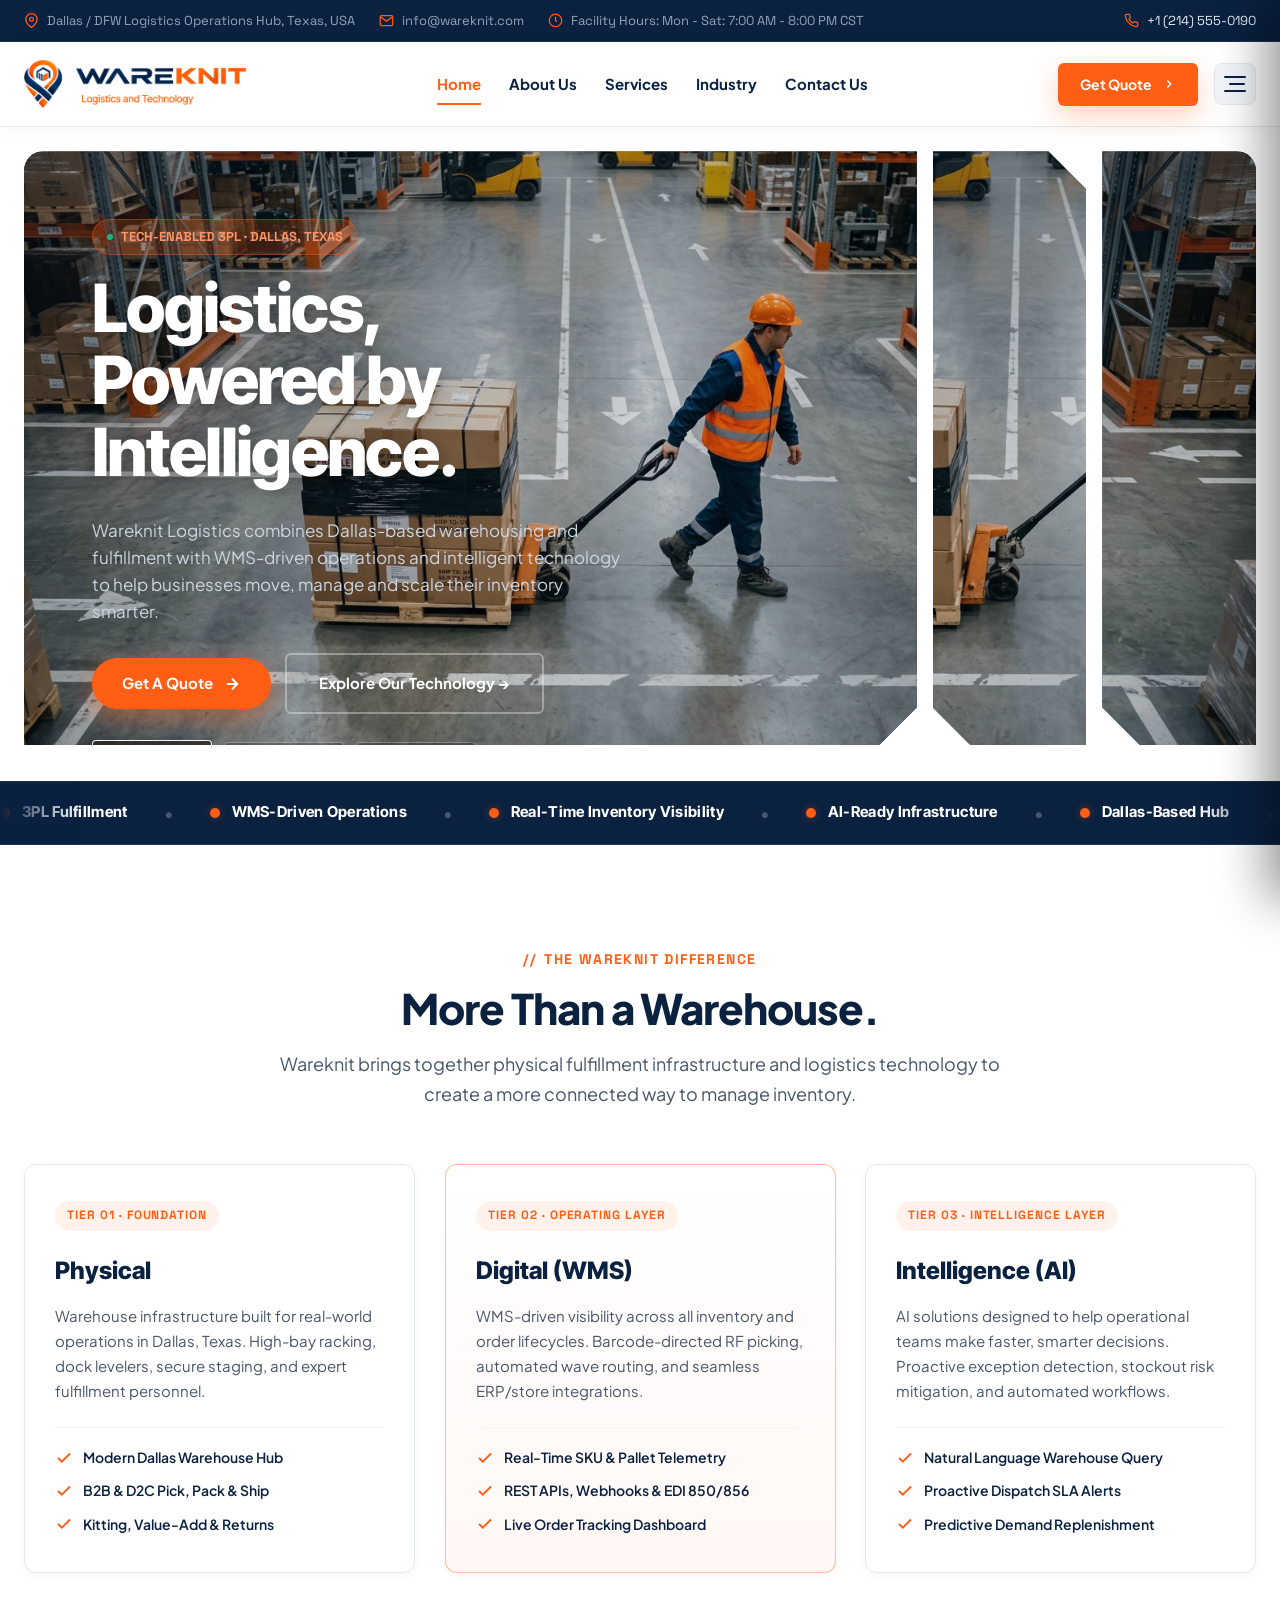
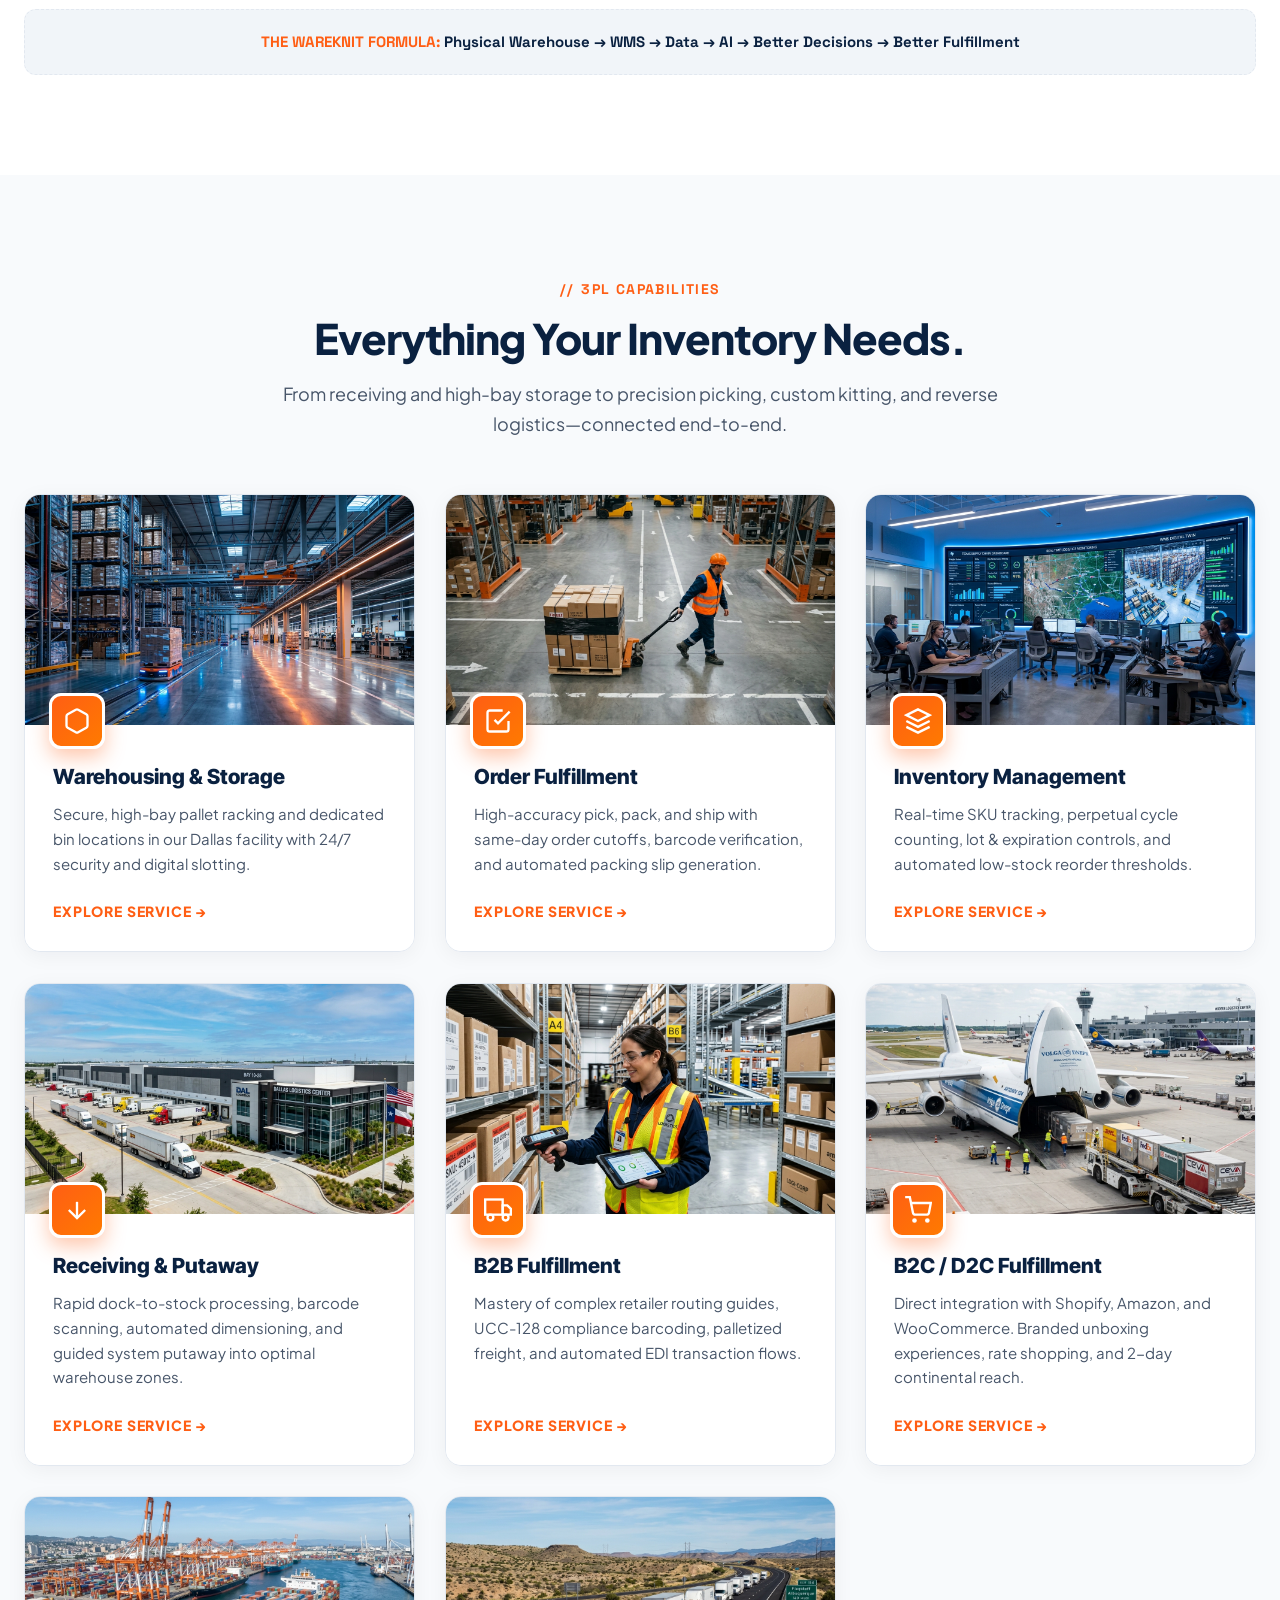
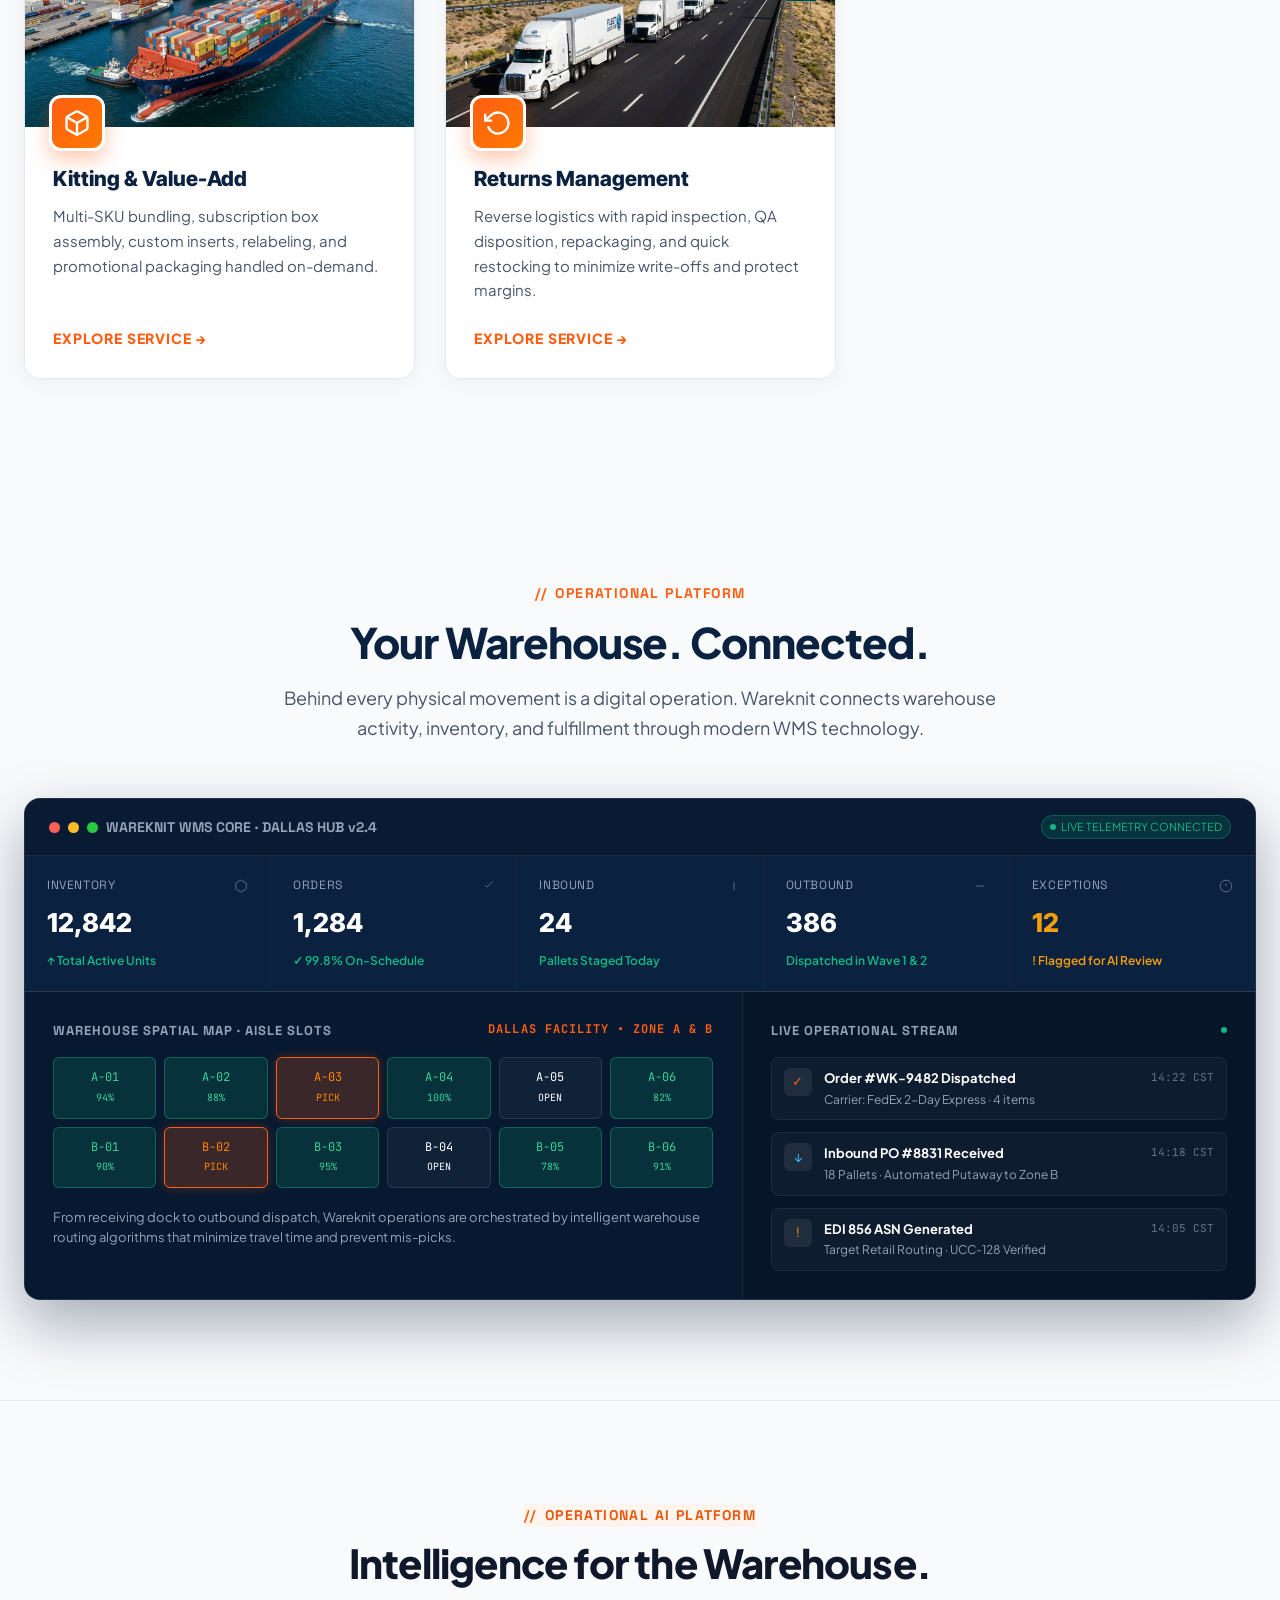
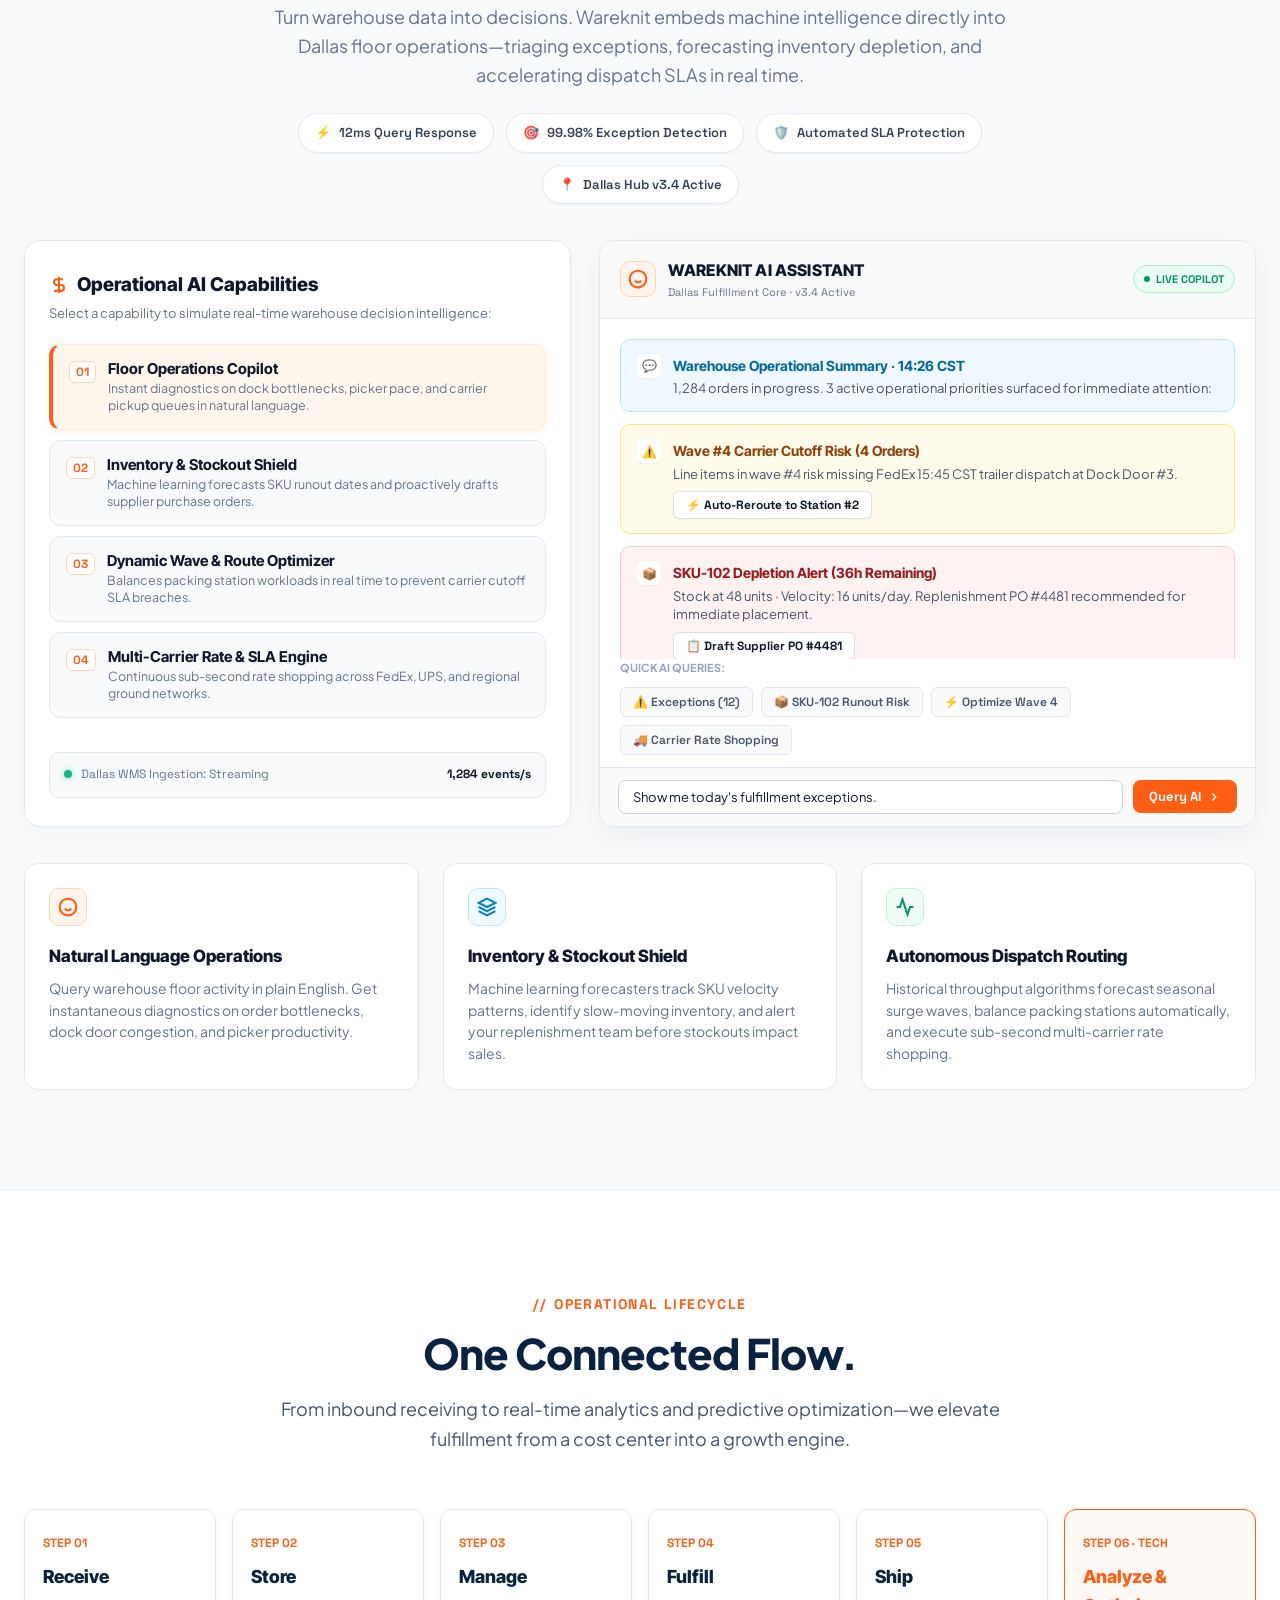
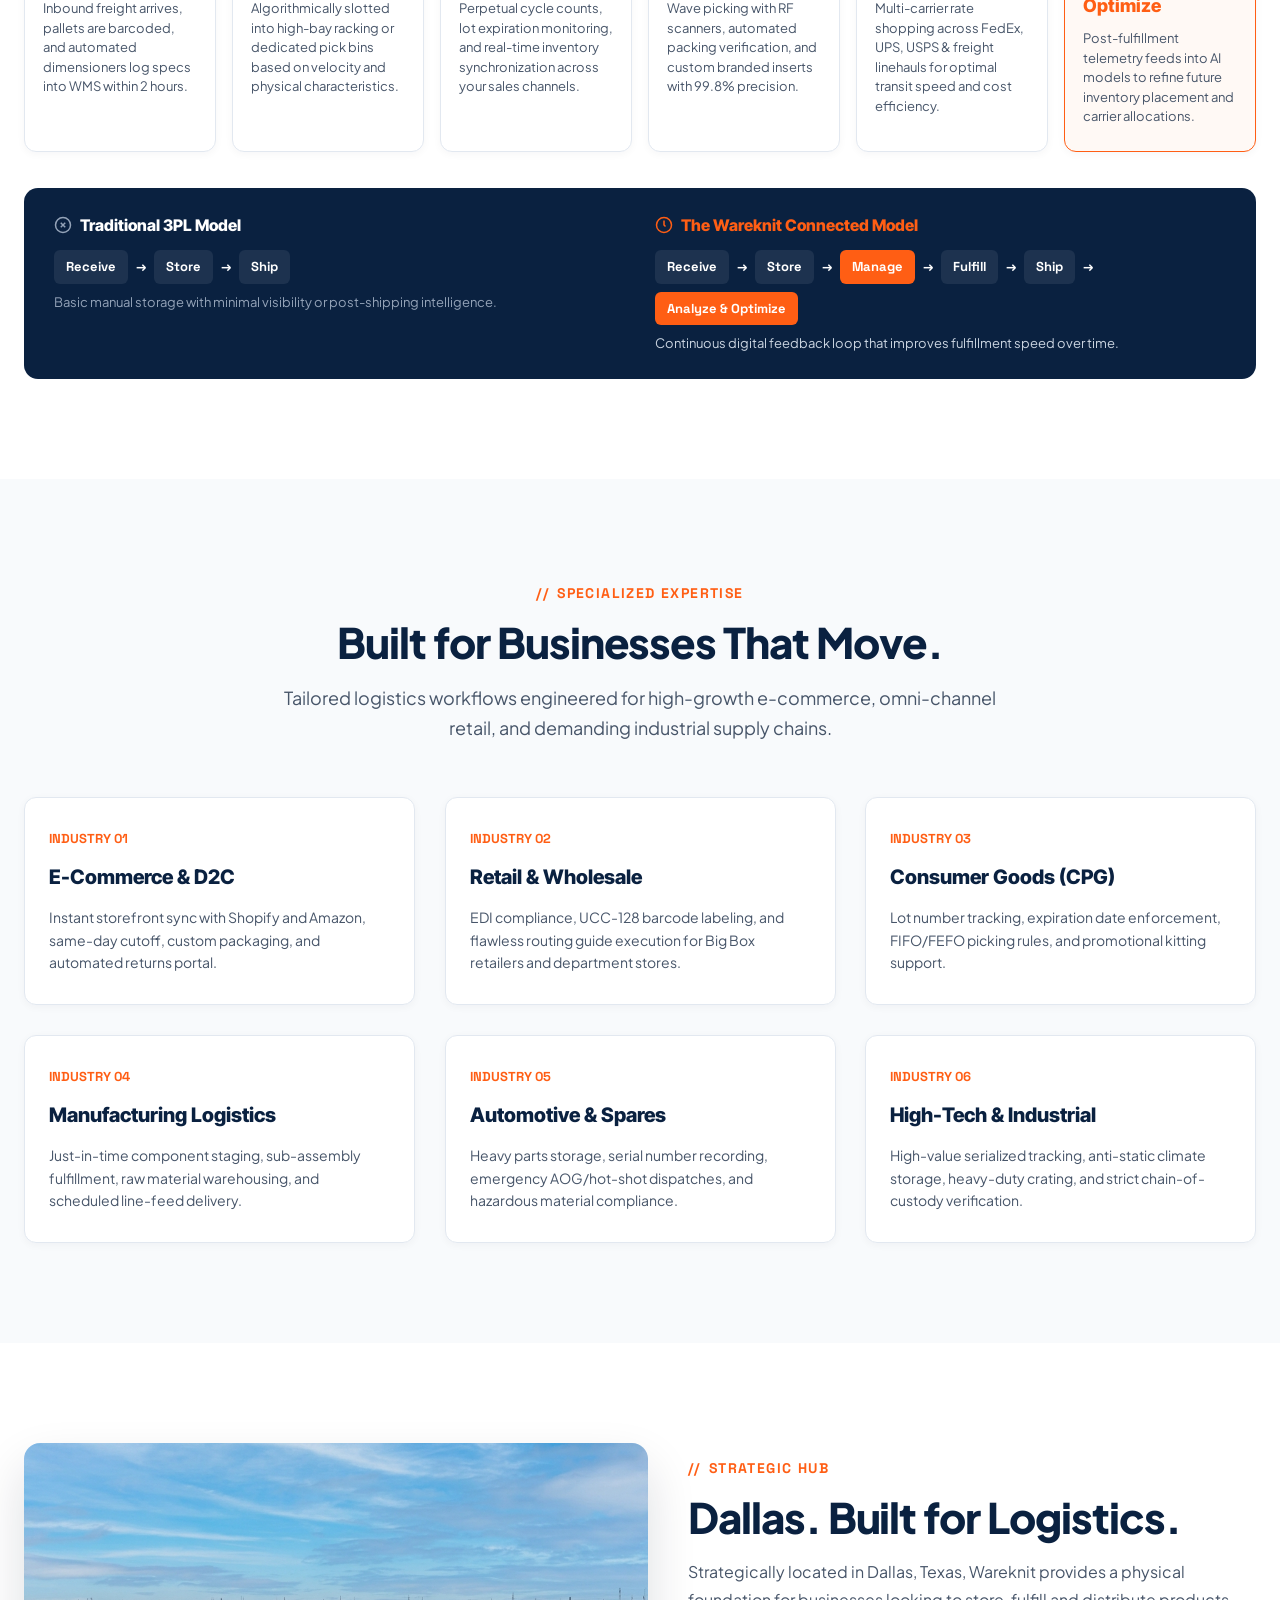
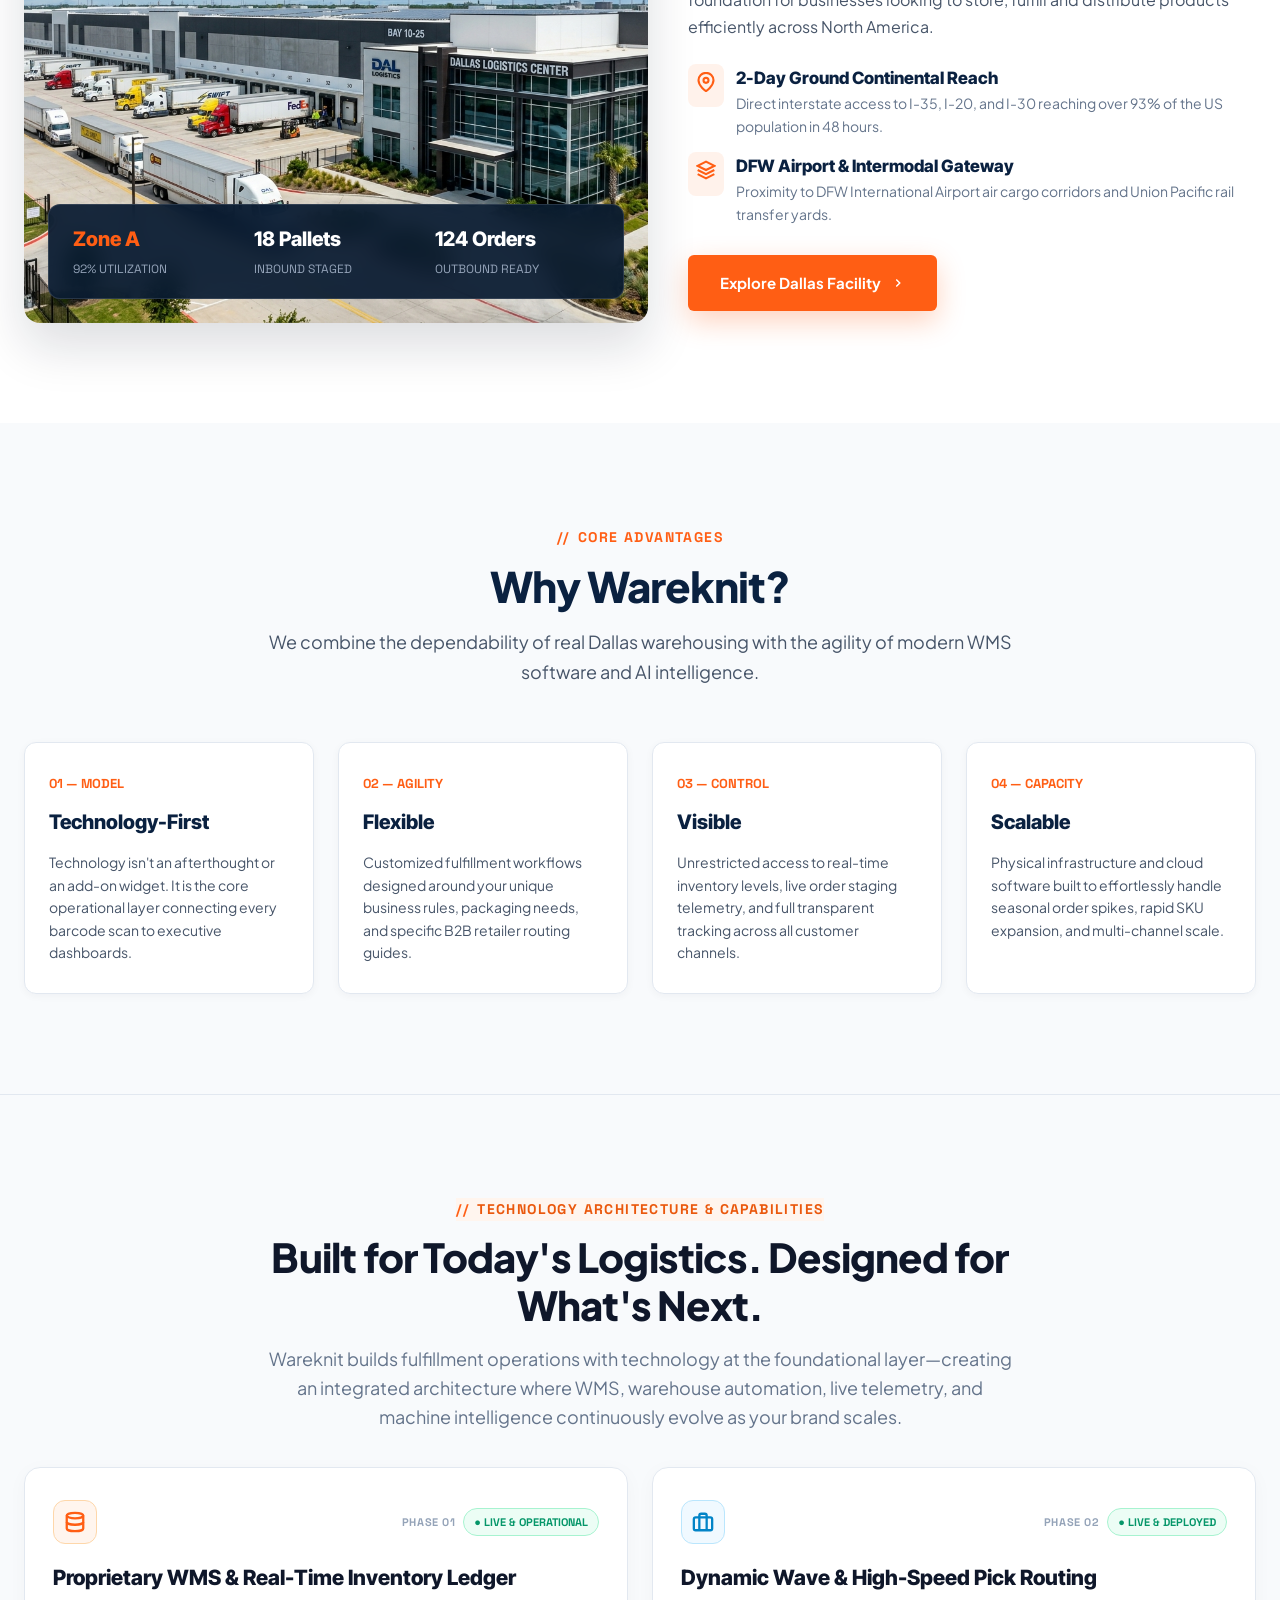
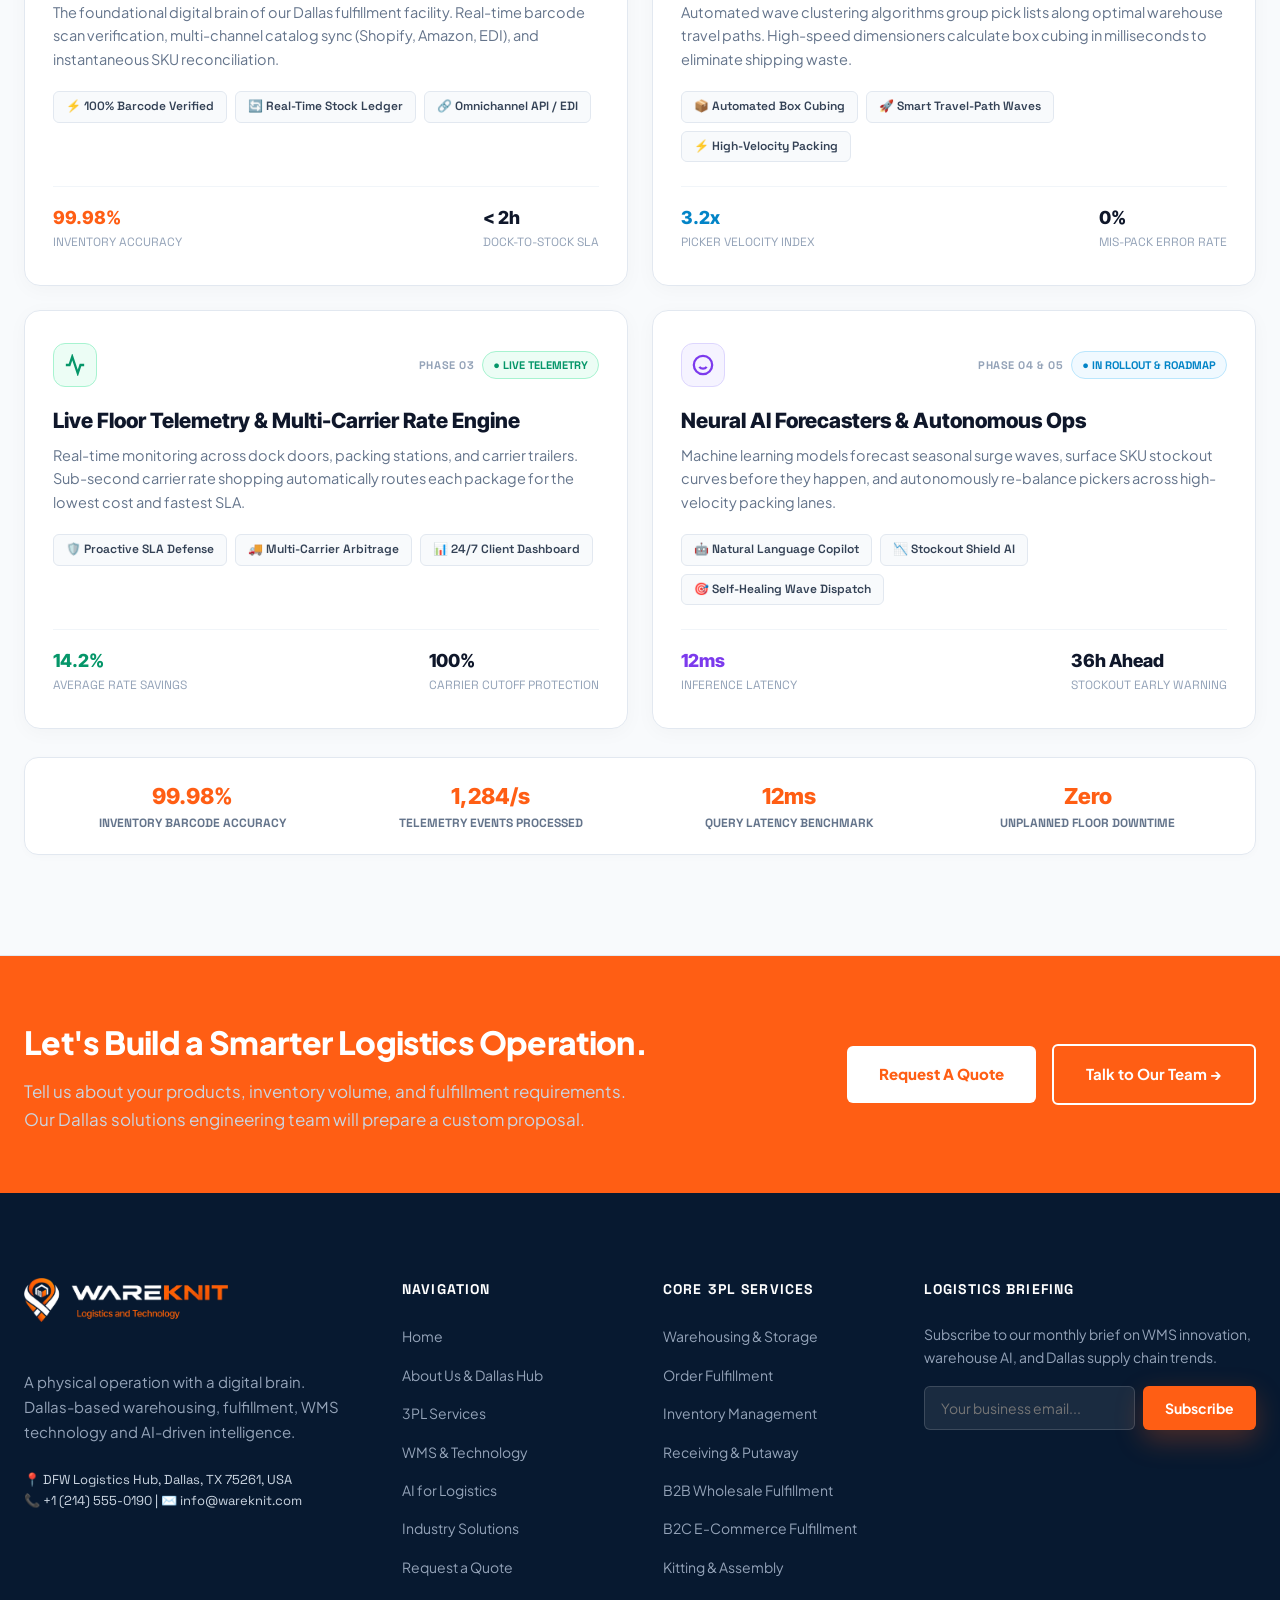
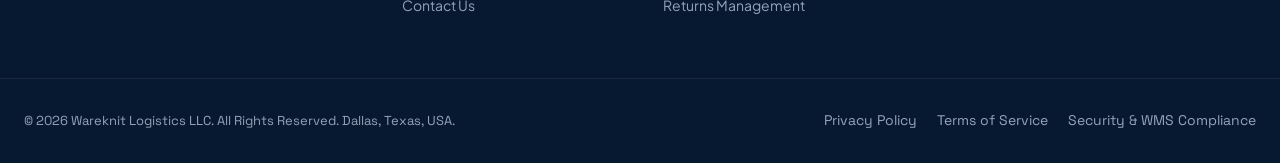
<file: index.html>
<!DOCTYPE html>
<html lang="en">
<head>
  <meta charset="UTF-8">
  <meta name="viewport" content="width=device-width, initial-scale=1.0">
  <title>Wareknit Logistics | Tech-Enabled 3PL & Warehouse Intelligence — Dallas, TX</title>
  <meta name="description" content="Wareknit Logistics combines Dallas-based warehousing and fulfillment with WMS-driven operations and intelligent AI technology to help businesses move, manage and scale inventory smarter.">
  <link rel="stylesheet" href="css/style.css">
  <link rel="icon" type="image/png" href="images/favicon.png">
  <link rel="apple-touch-icon" href="images/apple-touch-icon.png">
</head>
<body>

  <!-- ================= TOPBAR ================= -->
  <aside class="topbar">
    <div class="container topbar-content">
      <div class="topbar-left">
        <div class="topbar-item">
          <svg viewBox="0 0 24 24" fill="none" stroke="currentColor" stroke-width="2"><path d="M21 10c0 7-9 13-9 13s-9-6-9-13a9 9 0 0118 0z"></path><circle cx="12" cy="10" r="3"></circle></svg>
          <span>Dallas / DFW Logistics Operations Hub, Texas, USA</span>
        </div>
        <div class="topbar-item">
          <svg viewBox="0 0 24 24" fill="none" stroke="currentColor" stroke-width="2"><path d="M4 4h16c1.1 0 2 .9 2 2v12c0 1.1-.9 2-2 2H4c-1.1 0-2-.9-2-2V6c0-1.1.9-2 2-2z"></path><polyline points="22,6 12,13 2,6"></polyline></svg>
          <span>info@wareknit.com</span>
        </div>
        <div class="topbar-item">
          <svg viewBox="0 0 24 24" fill="none" stroke="currentColor" stroke-width="2"><circle cx="12" cy="12" r="10"></circle><polyline points="12 6 12 12 14 14"></polyline></svg>
          <span>Facility Hours: Mon - Sat: 7:00 AM - 8:00 PM CST</span>
        </div>
      </div>
      <div class="topbar-right">
        <div class="topbar-item">
          <svg viewBox="0 0 24 24" fill="none" stroke="currentColor" stroke-width="2"><path d="M22 16.92v3a2 2 0 01-2.18 2 19.79 19.79 0 01-8.63-3.07 19.5 19.5 0 01-6-6 19.79 19.79 0 01-3.07-8.67A2 2 0 014.11 2h3a2 2 0 012 1.72 12.84 12.84 0 00.7 2.81 2 2 0 01-.45 2.11L8.09 9.91a16 16 0 006 6l1.27-1.27a2 2 0 012.11-.45 12.84 12.84 0 002.81.7A2 2 0 0122 16.92z"></path></svg>
          <a href="tel:+12145550190" class="topbar-link">+1 (214) 555-0190</a>
        </div>
      </div>
    </div>
  </aside>

  <!-- ================= MAIN HEADER NAVIGATION (5 Items Strict) ================= -->
  <header class="site-header">
    <div class="container navbar">
      <a href="index.html" class="brand-logo" aria-label="Wareknit Logistics Home">
        <img src="images/logo.png" alt="Wareknit Logistics" class="brand-logo-img">
      </a>

      <nav class="nav-menu" aria-label="Primary Navigation">
        <a href="index.html" class="nav-link active">Home</a>
        <a href="about.html" class="nav-link">About Us</a>
        <a href="services.html" class="nav-link">Services</a>
        <a href="industries.html" class="nav-link">Industry</a>
        <a href="contact.html" class="nav-link">Contact Us</a>
      </nav>

      <div class="header-actions">
        <a href="quote.html" class="btn btn-primary btn-sm">
          <span>Get Quote</span>
          <svg width="14" height="14" viewBox="0 0 24 24" fill="none" stroke="currentColor" stroke-width="2.5"><polyline points="9 18 15 12 9 6"></polyline></svg>
        </a>

        <!-- Side-Area Hamburger Drawer Trigger -->
        <button class="header-icon-btn side-toggle-btn" id="sideAreaToggle" aria-label="Open Navigation Drawer">
          <span class="side-toggle-line"></span>
          <span class="side-toggle-line"></span>
          <span class="side-toggle-line"></span>
        </button>

        <button class="mobile-menu-btn" id="mobileMenuToggle" aria-label="Toggle navigation">
          <svg width="24" height="24" viewBox="0 0 24 24" fill="none" stroke="currentColor" stroke-width="2"><line x1="3" y1="12" x2="21" y2="12"></line><line x1="3" y1="6" x2="21" y2="6"></line><line x1="3" y1="18" x2="21" y2="18"></line></svg>
        </button>
      </div>
    </div>
  </header>

  <!-- ================= SIDE-AREA SLIDING DRAWER ================= -->
  <div class="side-area-backdrop" id="sideAreaBackdrop"></div>
  <aside class="side-area-drawer" id="sideAreaDrawer">
    <div>
      <button class="side-area-close-btn" id="sideAreaClose" aria-label="Close Side Drawer">
        <svg width="20" height="20" viewBox="0 0 24 24" fill="none" stroke="currentColor" stroke-width="2"><line x1="18" y1="6" x2="6" y2="18"></line><line x1="6" y1="6" x2="18" y2="18"></line></svg>
      </button>

      <div class="side-area-header">
        <a href="index.html" class="brand-logo">
          <img src="images/logo_white.png" alt="Wareknit Logistics" class="brand-logo-img">
        </a>
        <p class="side-area-description">
          A physical operation with a digital brain. Dallas-based warehousing, fulfillment, WMS technology and AI-driven intelligence.
        </p>
      </div>

      <nav class="side-area-nav">
        <a href="index.html"><span>Home</span> <span>&rarr;</span></a>
        <a href="about.html"><span>About Us & Dallas Facility</span> <span>&rarr;</span></a>
        <a href="services.html"><span>3PL Services</span> <span>&rarr;</span></a>
        <a href="technology.html"><span>WMS & Technology</span> <span>&rarr;</span></a>
        <a href="ai.html"><span>AI for Logistics</span> <span>&rarr;</span></a>
        <a href="industries.html"><span>Industry Solutions</span> <span>&rarr;</span></a>
        <a href="quote.html"><span>Request a Quote</span> <span>&rarr;</span></a>
        <a href="contact.html"><span>Contact Us</span> <span>&rarr;</span></a>
      </nav>

      <div class="side-area-contact-box">
        <div class="side-area-contact-title">Dallas Operations Center</div>
        <div class="side-area-contact-item">
          <svg width="16" height="16" viewBox="0 0 24 24" fill="none" stroke="currentColor" stroke-width="2"><path d="M21 10c0 7-9 13-9 13s-9-6-9-13a9 9 0 0118 0z"></path><circle cx="12" cy="10" r="3"></circle></svg>
          <span>DFW Logistics Corridor, Dallas, TX 75261</span>
        </div>
        <div class="side-area-contact-item">
          <svg width="16" height="16" viewBox="0 0 24 24" fill="none" stroke="currentColor" stroke-width="2"><path d="M22 16.92v3a2 2 0 01-2.18 2 19.79 19.79 0 01-8.63-3.07 19.5 19.5 0 01-6-6 19.79 19.79 0 01-3.07-8.67A2 2 0 014.11 2h3a2 2 0 012 1.72 12.84 12.84 0 00.7 2.81 2 2 0 01-.45 2.11L8.09 9.91a16 16 0 006 6l1.27-1.27a2 2 0 012.11-.45 12.84 12.84 0 002.81.7A2 2 0 0122 16.92z"></path></svg>
          <a href="tel:+12145550190" style="color: #FFFFFF; font-weight: 700;">+1 (214) 555-0190</a>
        </div>
        <div class="side-area-contact-item">
          <svg width="16" height="16" viewBox="0 0 24 24" fill="none" stroke="currentColor" stroke-width="2"><path d="M4 4h16c1.1 0 2 .9 2 2v12c0 1.1-.9 2-2 2H4c-1.1 0-2-.9-2-2V6c0-1.1.9-2 2-2z"></path><polyline points="22,6 12,13 2,6"></polyline></svg>
          <span>info@wareknit.com</span>
        </div>
      </div>
    </div>

    <div>
      <div class="side-area-socials">
        <a href="https://linkedin.com" target="_blank" class="side-social-link" aria-label="LinkedIn">
          <svg width="16" height="16" viewBox="0 0 24 24" fill="none" stroke="currentColor" stroke-width="2"><path d="M16 8a6 6 0 0 1 6 6v7h-4v-7a2 2 0 0 0-2-2 2 2 0 0 0-2 2v7h-4v-7a6 6 0 0 1 6-6z"></path><rect x="2" y="9" width="4" height="12"></rect><circle cx="4" cy="4" r="2"></circle></svg>
        </a>
        <a href="https://twitter.com" target="_blank" class="side-social-link" aria-label="Twitter">
          <svg width="16" height="16" viewBox="0 0 24 24" fill="none" stroke="currentColor" stroke-width="2"><path d="M23 3a10.9 10.9 0 0 1-3.14 1.53 4.48 4.48 0 0 0-7.86 3v1A10.66 10.66 0 0 1 3 4s-4 9 5 13a11.64 11.64 0 0 1-7 2c9 5 20 0 20-11.5a4.5 4.5 0 0 0-.08-.83A7.72 7.72 0 0 0 23 3z"></path></svg>
        </a>
      </div>
      <div style="font-size: 0.75rem; color: #64748B; margin-top: 15px;">
        &copy; 2026 Wareknit Logistics LLC. Dallas, TX.
      </div>
    </div>
  </aside>

  <!-- Mobile Drawer -->
  <div class="mobile-nav-backdrop" id="mobileNavBackdrop"></div>
  <aside class="mobile-nav-drawer" id="mobileNavDrawer">
    <div style="display: flex; justify-content: space-between; align-items: center;">
      <div class="brand-logo">
        <img src="images/logo.png" alt="Wareknit Logo" class="brand-logo-img">
      </div>
      <button id="mobileMenuClose" style="background: none; color: var(--color-secondary); cursor: pointer;" aria-label="Close navigation">
        <svg width="24" height="24" viewBox="0 0 24 24" fill="none" stroke="currentColor" stroke-width="2"><line x1="18" y1="6" x2="6" y2="18"></line><line x1="6" y1="6" x2="18" y2="18"></line></svg>
      </button>
    </div>
    <div style="display: flex; flex-direction: column; gap: 18px; margin-top: 20px;">
      <a href="index.html" class="nav-link active">Home</a>
      <a href="about.html" class="nav-link">About Us</a>
      <a href="services.html" class="nav-link">Services</a>
      <a href="technology.html" class="nav-link">Technology & WMS</a>
      <a href="ai.html" class="nav-link">AI for Logistics</a>
      <a href="industries.html" class="nav-link">Industry</a>
      <a href="contact.html" class="nav-link">Contact Us</a>
      <a href="quote.html" class="btn btn-primary" style="margin-top: 10px;">Get a Quote</a>
    </div>
  </aside>

  <!-- ================= 01. HERO SECTION (3-Panel Sliced Layout) ================= -->
  <section class="hero-showcase-section">
    <div class="hero-showcase-container">
      
      <!-- Slide Item 1: Technology & Intelligence -->
      <div class="hero-showcase-slide active" data-slide-index="0">
        <div class="hero-panels-grid">
          <div class="hero-panel hero-panel-main">
            <div class="hero-panel-bg" style="background-image: url('images/warehouse_packing_hero.jpg');"></div>
            <div class="hero-panel-overlay"></div>
            
            <div class="hero-main-content">
              <div style="display: inline-flex; align-items: center; gap: 8px; background: rgba(255, 94, 20, 0.2); border: 1px solid rgba(255, 94, 20, 0.4); padding: 6px 14px; border-radius: 99px; margin-bottom: 18px; color: #FF9466; font-family: var(--font-tech); font-size: 0.8125rem; font-weight: 700; text-transform: uppercase;">
                <span class="wms-live-dot"></span> Tech-Enabled 3PL &middot; Dallas, Texas
              </div>
              <h1 class="hero-showcase-title">
                Logistics,<br>
                Powered by<br>
                Intelligence.
              </h1>
              <p style="color: #CBD5E1; font-size: 1.0625rem; line-height: 1.6; margin-bottom: 28px; max-width: 540px;">
                Wareknit Logistics combines Dallas-based warehousing and fulfillment with WMS-driven operations and intelligent technology to help businesses move, manage and scale their inventory smarter.
              </p>
              
              <div class="hero-action-row" style="display: flex; gap: 14px; align-items: center; flex-wrap: wrap;">
                <a href="quote.html" class="hero-showcase-btn">
                  <span>Get A Quote</span>
                  <svg width="18" height="18" viewBox="0 0 24 24" fill="none" stroke="currentColor" stroke-width="2.5"><line x1="5" y1="12" x2="19" y2="12"></line><polyline points="12 5 19 12 12 19"></polyline></svg>
                </a>
                <a href="technology.html" class="btn btn-outline" style="border-color: rgba(255, 255, 255, 0.35); color: #FFFFFF; font-weight: 700;">
                  Explore Our Technology &rarr;
                </a>
              </div>
            </div>

            <!-- Tab Selectors (01 / 02 / 03) -->
            <div class="hero-showcase-tabs">
              <button class="hero-tab-item active" data-target-slide="0" aria-label="Select Tech-Enabled 3PL">
                <span class="hero-tab-num">01</span>
                <span class="hero-tab-label">Smart<br>Fulfillment</span>
              </button>
              <button class="hero-tab-item" data-target-slide="1" aria-label="Select WMS Technology">
                <span class="hero-tab-num">02</span>
                <span class="hero-tab-label">Connected<br>WMS</span>
              </button>
              <button class="hero-tab-item" data-target-slide="2" aria-label="Select AI Intelligence">
                <span class="hero-tab-num">03</span>
                <span class="hero-tab-label">AI-Driven<br>Insights</span>
              </button>
            </div>
          </div>

          <div class="hero-panel hero-panel-mid">
            <div class="hero-panel-bg" style="background-image: url('images/warehouse_packing_hero.jpg');"></div>
            <div class="hero-panel-overlay"></div>
          </div>

          <div class="hero-panel hero-panel-right">
            <div class="hero-panel-bg" style="background-image: url('images/warehouse_packing_hero.jpg');"></div>
            <div class="hero-panel-overlay"></div>
          </div>
        </div>
      </div>

      <!-- Slide Item 2: Connected WMS -->
      <div class="hero-showcase-slide" data-slide-index="1">
        <div class="hero-panels-grid">
          <div class="hero-panel hero-panel-main">
            <div class="hero-panel-bg" style="background-image: url('images/tech_command.jpg');"></div>
            <div class="hero-panel-overlay"></div>
            
            <div class="hero-main-content">
              <div style="display: inline-flex; align-items: center; gap: 8px; background: rgba(56, 189, 248, 0.15); border: 1px solid rgba(56, 189, 248, 0.4); padding: 6px 14px; border-radius: 99px; margin-bottom: 18px; color: #7DD3FC; font-family: var(--font-tech); font-size: 0.8125rem; font-weight: 700; text-transform: uppercase;">
                <span class="wms-live-dot" style="background: #38BDF8;"></span> Operating Foundation
              </div>
              <h1 class="hero-showcase-title">
                Your Inventory.<br>
                Our Infrastructure.<br>
                Smarter Operations.
              </h1>
              <p style="color: #CBD5E1; font-size: 1.0625rem; line-height: 1.6; margin-bottom: 28px; max-width: 540px;">
                Behind every physical pallet and parcel is a real-time digital command layer. Direct RF scanning, slotting logic, and automated wave replenishment.
              </p>
              <div class="hero-action-row" style="display: flex; gap: 14px; align-items: center;">
                <a href="technology.html" class="hero-showcase-btn">
                  <span>Explore WMS Core</span>
                  <svg width="18" height="18" viewBox="0 0 24 24" fill="none" stroke="currentColor" stroke-width="2.5"><line x1="5" y1="12" x2="19" y2="12"></line><polyline points="12 5 19 12 12 19"></polyline></svg>
                </a>
              </div>
            </div>

            <div class="hero-showcase-tabs">
              <button class="hero-tab-item" data-target-slide="0"><span class="hero-tab-num">01</span><span class="hero-tab-label">Smart<br>Fulfillment</span></button>
              <button class="hero-tab-item active" data-target-slide="1"><span class="hero-tab-num">02</span><span class="hero-tab-label">Connected<br>WMS</span></button>
              <button class="hero-tab-item" data-target-slide="2"><span class="hero-tab-num">03</span><span class="hero-tab-label">AI-Driven<br>Insights</span></button>
            </div>
          </div>
          <div class="hero-panel hero-panel-mid"><div class="hero-panel-bg" style="background-image: url('images/tech_command.jpg');"></div><div class="hero-panel-overlay"></div></div>
          <div class="hero-panel hero-panel-right"><div class="hero-panel-bg" style="background-image: url('images/tech_command.jpg');"></div><div class="hero-panel-overlay"></div></div>
        </div>
      </div>

      <!-- Slide Item 3: AI Intelligence -->
      <div class="hero-showcase-slide" data-slide-index="2">
        <div class="hero-panels-grid">
          <div class="hero-panel hero-panel-main">
            <div class="hero-panel-bg" style="background-image: url('images/dallas_facility.jpg');"></div>
            <div class="hero-panel-overlay"></div>
            
            <div class="hero-main-content">
              <div style="display: inline-flex; align-items: center; gap: 8px; background: rgba(255, 94, 20, 0.2); border: 1px solid rgba(255, 94, 20, 0.4); padding: 6px 14px; border-radius: 99px; margin-bottom: 18px; color: #FF9466; font-family: var(--font-tech); font-size: 0.8125rem; font-weight: 700; text-transform: uppercase;">
                <span class="wms-live-dot"></span> Next-Gen Decision Engine
              </div>
              <h1 class="hero-showcase-title">
                Turn Warehouse<br>
                Data Into<br>
                Decisions.
              </h1>
              <p style="color: #CBD5E1; font-size: 1.0625rem; line-height: 1.6; margin-bottom: 28px; max-width: 540px;">
                Surface order exceptions before they become customer problems. Natural language queries, stockout threshold monitoring, and automated dispatch routing.
              </p>
              <div class="hero-action-row" style="display: flex; gap: 14px; align-items: center;">
                <a href="ai.html" class="hero-showcase-btn">
                  <span>Explore AI Engine</span>
                  <svg width="18" height="18" viewBox="0 0 24 24" fill="none" stroke="currentColor" stroke-width="2.5"><line x1="5" y1="12" x2="19" y2="12"></line><polyline points="12 5 19 12 12 19"></polyline></svg>
                </a>
              </div>
            </div>

            <div class="hero-showcase-tabs">
              <button class="hero-tab-item" data-target-slide="0"><span class="hero-tab-num">01</span><span class="hero-tab-label">Smart<br>Fulfillment</span></button>
              <button class="hero-tab-item" data-target-slide="1"><span class="hero-tab-num">02</span><span class="hero-tab-label">Connected<br>WMS</span></button>
              <button class="hero-tab-item active" data-target-slide="2"><span class="hero-tab-num">03</span><span class="hero-tab-label">AI-Driven<br>Insights</span></button>
            </div>
          </div>
          <div class="hero-panel hero-panel-mid"><div class="hero-panel-bg" style="background-image: url('images/dallas_facility.jpg');"></div><div class="hero-panel-overlay"></div></div>
          <div class="hero-panel hero-panel-right"><div class="hero-panel-bg" style="background-image: url('images/dallas_facility.jpg');"></div><div class="hero-panel-overlay"></div></div>
        </div>
      </div>

    </div>
  </section>

  <!-- ================= 02. TRUST & CAPABILITIES STRIP (RUNNING MARQUEE TICKER) ================= -->
  <aside class="capabilities-bar" aria-label="Core Capabilities Ticker">
    <div class="capabilities-ticker-track">
      <!-- Group 1 -->
      <div class="capabilities-ticker-group">
        <div class="capability-item">
          <span class="capability-icon-dot"></span>
          <span>3PL Fulfillment</span>
        </div>
        <span class="capability-divider">&bull;</span>
        <div class="capability-item">
          <span class="capability-icon-dot"></span>
          <span>WMS-Driven Operations</span>
        </div>
        <span class="capability-divider">&bull;</span>
        <div class="capability-item">
          <span class="capability-icon-dot"></span>
          <span>Real-Time Inventory Visibility</span>
        </div>
        <span class="capability-divider">&bull;</span>
        <div class="capability-item">
          <span class="capability-icon-dot"></span>
          <span>AI-Ready Infrastructure</span>
        </div>
        <span class="capability-divider">&bull;</span>
        <div class="capability-item">
          <span class="capability-icon-dot"></span>
          <span>Dallas-Based Hub</span>
        </div>
        <span class="capability-divider">&bull;</span>
      </div>

      <!-- Group 2 (Duplicate for Seamless Infinite Loop) -->
      <div class="capabilities-ticker-group" aria-hidden="true">
        <div class="capability-item">
          <span class="capability-icon-dot"></span>
          <span>3PL Fulfillment</span>
        </div>
        <span class="capability-divider">&bull;</span>
        <div class="capability-item">
          <span class="capability-icon-dot"></span>
          <span>WMS-Driven Operations</span>
        </div>
        <span class="capability-divider">&bull;</span>
        <div class="capability-item">
          <span class="capability-icon-dot"></span>
          <span>Real-Time Inventory Visibility</span>
        </div>
        <span class="capability-divider">&bull;</span>
        <div class="capability-item">
          <span class="capability-icon-dot"></span>
          <span>AI-Ready Infrastructure</span>
        </div>
        <span class="capability-divider">&bull;</span>
        <div class="capability-item">
          <span class="capability-icon-dot"></span>
          <span>Dallas-Based Hub</span>
        </div>
        <span class="capability-divider">&bull;</span>
      </div>

      <!-- Group 3 (Extra Duplicate for Ultra-Wide Screens) -->
      <div class="capabilities-ticker-group" aria-hidden="true">
        <div class="capability-item">
          <span class="capability-icon-dot"></span>
          <span>3PL Fulfillment</span>
        </div>
        <span class="capability-divider">&bull;</span>
        <div class="capability-item">
          <span class="capability-icon-dot"></span>
          <span>WMS-Driven Operations</span>
        </div>
        <span class="capability-divider">&bull;</span>
        <div class="capability-item">
          <span class="capability-icon-dot"></span>
          <span>Real-Time Inventory Visibility</span>
        </div>
        <span class="capability-divider">&bull;</span>
        <div class="capability-item">
          <span class="capability-icon-dot"></span>
          <span>AI-Ready Infrastructure</span>
        </div>
        <span class="capability-divider">&bull;</span>
        <div class="capability-item">
          <span class="capability-icon-dot"></span>
          <span>Dallas-Based Hub</span>
        </div>
        <span class="capability-divider">&bull;</span>
      </div>
    </div>
  </aside>

  <!-- ================= 03. "MORE THAN A WAREHOUSE" (THE WAREKNIT DIFFERENCE) ================= -->
  <section class="section-padding bg-white" id="difference">
    <div class="container">
      <div class="section-header reveal">
        <div class="sub-title-tag">
          <span class="tag-slash">//</span> THE WAREKNIT DIFFERENCE
        </div>
        <h2 class="section-title">More Than a Warehouse.</h2>
        <p class="section-subtitle">
          Wareknit brings together physical fulfillment infrastructure and logistics technology to create a more connected way to manage inventory.
        </p>
      </div>

      <div class="pillars-container">
        <!-- Pillar 1: PHYSICAL -->
        <div class="pillar-card reveal">
          <div class="pillar-badge-tier">Tier 01 &middot; Foundation</div>
          <h3 class="pillar-title">Physical</h3>
          <p class="pillar-desc">
            Warehouse infrastructure built for real-world operations in Dallas, Texas. High-bay racking, dock levelers, secure staging, and expert fulfillment personnel.
          </p>
          <div class="pillar-feature-list">
            <div class="pillar-feature-item">
              <svg width="18" height="18" viewBox="0 0 24 24" fill="none" stroke="currentColor" stroke-width="2.5"><polyline points="20 6 9 17 4 12"></polyline></svg>
              <span>Modern Dallas Warehouse Hub</span>
            </div>
            <div class="pillar-feature-item">
              <svg width="18" height="18" viewBox="0 0 24 24" fill="none" stroke="currentColor" stroke-width="2.5"><polyline points="20 6 9 17 4 12"></polyline></svg>
              <span>B2B & D2C Pick, Pack & Ship</span>
            </div>
            <div class="pillar-feature-item">
              <svg width="18" height="18" viewBox="0 0 24 24" fill="none" stroke="currentColor" stroke-width="2.5"><polyline points="20 6 9 17 4 12"></polyline></svg>
              <span>Kitting, Value-Add & Returns</span>
            </div>
          </div>
        </div>

        <!-- Pillar 2: DIGITAL (WMS) -->
        <div class="pillar-card highlight reveal">
          <div class="pillar-badge-tier">Tier 02 &middot; Operating Layer</div>
          <h3 class="pillar-title">Digital (WMS)</h3>
          <p class="pillar-desc">
            WMS-driven visibility across all inventory and order lifecycles. Barcode-directed RF picking, automated wave routing, and seamless ERP/store integrations.
          </p>
          <div class="pillar-feature-list">
            <div class="pillar-feature-item">
              <svg width="18" height="18" viewBox="0 0 24 24" fill="none" stroke="currentColor" stroke-width="2.5"><polyline points="20 6 9 17 4 12"></polyline></svg>
              <span>Real-Time SKU & Pallet Telemetry</span>
            </div>
            <div class="pillar-feature-item">
              <svg width="18" height="18" viewBox="0 0 24 24" fill="none" stroke="currentColor" stroke-width="2.5"><polyline points="20 6 9 17 4 12"></polyline></svg>
              <span>REST APIs, Webhooks & EDI 850/856</span>
            </div>
            <div class="pillar-feature-item">
              <svg width="18" height="18" viewBox="0 0 24 24" fill="none" stroke="currentColor" stroke-width="2.5"><polyline points="20 6 9 17 4 12"></polyline></svg>
              <span>Live Order Tracking Dashboard</span>
            </div>
          </div>
        </div>

        <!-- Pillar 3: INTELLIGENCE (AI) -->
        <div class="pillar-card reveal">
          <div class="pillar-badge-tier">Tier 03 &middot; Intelligence Layer</div>
          <h3 class="pillar-title">Intelligence (AI)</h3>
          <p class="pillar-desc">
            AI solutions designed to help operational teams make faster, smarter decisions. Proactive exception detection, stockout risk mitigation, and automated workflows.
          </p>
          <div class="pillar-feature-list">
            <div class="pillar-feature-item">
              <svg width="18" height="18" viewBox="0 0 24 24" fill="none" stroke="currentColor" stroke-width="2.5"><polyline points="20 6 9 17 4 12"></polyline></svg>
              <span>Natural Language Warehouse Query</span>
            </div>
            <div class="pillar-feature-item">
              <svg width="18" height="18" viewBox="0 0 24 24" fill="none" stroke="currentColor" stroke-width="2.5"><polyline points="20 6 9 17 4 12"></polyline></svg>
              <span>Proactive Dispatch SLA Alerts</span>
            </div>
            <div class="pillar-feature-item">
              <svg width="18" height="18" viewBox="0 0 24 24" fill="none" stroke="currentColor" stroke-width="2.5"><polyline points="20 6 9 17 4 12"></polyline></svg>
              <span>Predictive Demand Replenishment</span>
            </div>
          </div>
        </div>
      </div>

      <!-- Core Formula Banner -->
      <div style="background: var(--color-bg-subtle); border: 1px dashed var(--color-border); border-radius: 12px; padding: 20px 24px; margin-top: 36px; text-align: center; font-family: var(--font-tech); font-weight: 700; color: var(--color-secondary); font-size: 0.9375rem;">
        <span style="color: var(--color-primary);">THE WAREKNIT FORMULA:</span> Physical Warehouse &rarr; WMS &rarr; Data &rarr; AI &rarr; Better Decisions &rarr; Better Fulfillment
      </div>
    </div>
  </section>

  <!-- ================= 04. 3PL SERVICES (8 CORE CAPABILITIES) ================= -->
  <section class="section-padding services-section" id="services">
    <div class="container">
      <div class="section-header reveal">
        <div class="sub-title-tag">
          <span class="tag-slash">//</span> 3PL CAPABILITIES
        </div>
        <h2 class="section-title">Everything Your Inventory Needs.</h2>
        <p class="section-subtitle">
          From receiving and high-bay storage to precision picking, custom kitting, and reverse logistics—connected end-to-end.
        </p>
      </div>

      <div class="services-grid-3">
        <!-- 1. Warehousing -->
        <div class="logixo-service-card reveal">
          <div class="service-card-thumb">
            <img src="images/hero_warehouse.jpg" alt="Warehousing and Storage">
            <div class="service-card-icon">
              <svg width="28" height="28" viewBox="0 0 24 24" fill="none" stroke="currentColor" stroke-width="2"><path d="M21 16V8a2 2 0 00-1-1.73l-7-4a2 2 0 00-2 0l-7 4A2 2 0 003 8v8a2 2 0 001 1.73l7 4a2 2 0 002 0l7-4A2 2 0 0021 16z"></path></svg>
            </div>
          </div>
          <div class="service-card-body">
            <h3>Warehousing & Storage</h3>
            <p>Secure, high-bay pallet racking and dedicated bin locations in our Dallas facility with 24/7 security and digital slotting.</p>
            <a href="services.html#warehousing" class="service-card-link">Explore Service &rarr;</a>
          </div>
        </div>

        <!-- 2. Order Fulfillment -->
        <div class="logixo-service-card reveal">
          <div class="service-card-thumb">
            <img src="images/warehouse_packing_hero.jpg" alt="Order Fulfillment">
            <div class="service-card-icon">
              <svg width="28" height="28" viewBox="0 0 24 24" fill="none" stroke="currentColor" stroke-width="2"><polyline points="9 11 12 14 22 4"></polyline><path d="M21 12v7a2 2 0 0 1-2 2H5a2 2 0 0 1-2-2V5a2 2 0 0 1 2-2h11"></path></svg>
            </div>
          </div>
          <div class="service-card-body">
            <h3>Order Fulfillment</h3>
            <p>High-accuracy pick, pack, and ship with same-day order cutoffs, barcode verification, and automated packing slip generation.</p>
            <a href="services.html#fulfillment" class="service-card-link">Explore Service &rarr;</a>
          </div>
        </div>

        <!-- 3. Inventory Management -->
        <div class="logixo-service-card reveal">
          <div class="service-card-thumb">
            <img src="images/tech_command.jpg" alt="Inventory Management">
            <div class="service-card-icon">
              <svg width="28" height="28" viewBox="0 0 24 24" fill="none" stroke="currentColor" stroke-width="2"><polygon points="12 2 2 7 12 12 22 7 12 2"></polygon><polyline points="2 17 12 22 22 17"></polyline><polyline points="2 12 12 17 22 12"></polyline></svg>
            </div>
          </div>
          <div class="service-card-body">
            <h3>Inventory Management</h3>
            <p>Real-time SKU tracking, perpetual cycle counting, lot & expiration controls, and automated low-stock reorder thresholds.</p>
            <a href="services.html#inventory" class="service-card-link">Explore Service &rarr;</a>
          </div>
        </div>

        <!-- 4. Receiving & Putaway -->
        <div class="logixo-service-card reveal">
          <div class="service-card-thumb">
            <img src="images/dallas_facility.jpg" alt="Receiving and Putaway">
            <div class="service-card-icon">
              <svg width="28" height="28" viewBox="0 0 24 24" fill="none" stroke="currentColor" stroke-width="2"><line x1="12" y1="5" x2="12" y2="19"></line><polyline points="19 12 12 19 5 12"></polyline></svg>
            </div>
          </div>
          <div class="service-card-body">
            <h3>Receiving & Putaway</h3>
            <p>Rapid dock-to-stock processing, barcode scanning, automated dimensioning, and guided system putaway into optimal warehouse zones.</p>
            <a href="services.html#receiving" class="service-card-link">Explore Service &rarr;</a>
          </div>
        </div>

        <!-- 5. B2B Fulfillment -->
        <div class="logixo-service-card reveal">
          <div class="service-card-thumb">
            <img src="images/wms_fulfillment.jpg" alt="B2B Wholesale Fulfillment">
            <div class="service-card-icon">
              <svg width="28" height="28" viewBox="0 0 24 24" fill="none" stroke="currentColor" stroke-width="2"><rect x="1" y="3" width="15" height="13"></rect><polygon points="16 8 20 8 23 11 23 16 16 16 8"></polygon><circle cx="5.5" cy="18.5" r="2.5"></circle><circle cx="18.5" cy="18.5" r="2.5"></circle></svg>
            </div>
          </div>
          <div class="service-card-body">
            <h3>B2B Fulfillment</h3>
            <p>Mastery of complex retailer routing guides, UCC-128 compliance barcoding, palletized freight, and automated EDI transaction flows.</p>
            <a href="services.html#b2b" class="service-card-link">Explore Service &rarr;</a>
          </div>
        </div>

        <!-- 6. B2C Fulfillment -->
        <div class="logixo-service-card reveal">
          <div class="service-card-thumb">
            <img src="images/project_air.jpg" alt="B2C D2C E-commerce Fulfillment">
            <div class="service-card-icon">
              <svg width="28" height="28" viewBox="0 0 24 24" fill="none" stroke="currentColor" stroke-width="2"><circle cx="9" cy="21" r="1"></circle><circle cx="20" cy="21" r="1"></circle><path d="M1 1h4l2.68 13.39a2 2 0 0 0 2 1.61h9.72a2 2 0 0 0 2-1.61L23 6H6"></path></svg>
            </div>
          </div>
          <div class="service-card-body">
            <h3>B2C / D2C Fulfillment</h3>
            <p>Direct integration with Shopify, Amazon, and WooCommerce. Branded unboxing experiences, rate shopping, and 2-day continental reach.</p>
            <a href="services.html#b2c" class="service-card-link">Explore Service &rarr;</a>
          </div>
        </div>

        <!-- 7. Kitting & Value-Added Services -->
        <div class="logixo-service-card reveal">
          <div class="service-card-thumb">
            <img src="images/project_ocean.jpg" alt="Kitting and Value Added Services">
            <div class="service-card-icon">
              <svg width="28" height="28" viewBox="0 0 24 24" fill="none" stroke="currentColor" stroke-width="2"><path d="M21 16V8a2 2 0 0 0-1-1.73l-7-4a2 2 0 0 0-2 0l-7 4A2 2 0 0 0 3 8v8a2 2 0 0 0 1 1.73l7 4a2 2 0 0 0 2 0l7-4A2 2 0 0 0 21 16z"></path><polyline points="3.27 6.96 12 12.01 20.73 6.96"></polyline><line x1="12" y1="22.08" x2="12" y2="12"></line></svg>
            </div>
          </div>
          <div class="service-card-body">
            <h3>Kitting & Value-Add</h3>
            <p>Multi-SKU bundling, subscription box assembly, custom inserts, relabeling, and promotional packaging handled on-demand.</p>
            <a href="services.html#kitting" class="service-card-link">Explore Service &rarr;</a>
          </div>
        </div>

        <!-- 8. Returns Management -->
        <div class="logixo-service-card reveal">
          <div class="service-card-thumb">
            <img src="images/project_fleet.jpg" alt="Returns Management and Reverse Logistics">
            <div class="service-card-icon">
              <svg width="28" height="28" viewBox="0 0 24 24" fill="none" stroke="currentColor" stroke-width="2"><polyline points="1 4 1 10 7 10"></polyline><path d="M3.51 15a9 9 0 1 0 2.13-9.36L1 10"></path></svg>
            </div>
          </div>
          <div class="service-card-body">
            <h3>Returns Management</h3>
            <p>Reverse logistics with rapid inspection, QA disposition, repackaging, and quick restocking to minimize write-offs and protect margins.</p>
            <a href="services.html#returns" class="service-card-link">Explore Service &rarr;</a>
          </div>
        </div>
      </div>
    </div>
  </section>

  <!-- ================= 05. WMS & TECHNOLOGY SECTION (WMS AT THE CORE) ================= -->
  <section class="section-padding bg-slate" id="technology">
    <div class="container">
      <div class="section-header reveal">
        <div class="sub-title-tag">
          <span class="tag-slash">//</span> OPERATIONAL PLATFORM
        </div>
        <h2 class="section-title">Your Warehouse. Connected.</h2>
        <p class="section-subtitle">
          Behind every physical movement is a digital operation. Wareknit connects warehouse activity, inventory, and fulfillment through modern WMS technology.
        </p>
      </div>

      <!-- Interactive WMS Console Mockup (As Specified in Brief Section 18 & 19) -->
      <div class="wms-console-wrapper reveal">
        <div class="wms-console-header">
          <div class="wms-console-dots">
            <span class="wms-dot red"></span>
            <span class="wms-dot yellow"></span>
            <span class="wms-dot green"></span>
            <span class="wms-console-title">WAREKNIT WMS CORE &middot; DALLAS HUB v2.4</span>
          </div>
          <div class="wms-live-badge">
            <span class="wms-live-dot"></span> LIVE TELEMETRY CONNECTED
          </div>
        </div>

        <!-- WMS Top KPI Grid (Exact Metrics from Brief Section 18) -->
        <div class="wms-kpi-row">
          <div class="wms-kpi-card">
            <div class="wms-kpi-label">
              <span>Inventory</span>
              <svg width="14" height="14" viewBox="0 0 24 24" fill="none" stroke="currentColor"><path d="M21 16V8a2 2 0 00-1-1.73l-7-4a2 2 0 00-2 0l-7 4A2 2 0 003 8v8a2 2 0 001 1.73l7 4a2 2 0 002 0l7-4A2 2 0 0021 16z"></path></svg>
            </div>
            <div class="wms-kpi-value">12,842</div>
            <div class="wms-kpi-trend positive">&uarr; Total Active Units</div>
          </div>

          <div class="wms-kpi-card">
            <div class="wms-kpi-label">
              <span>Orders</span>
              <svg width="14" height="14" viewBox="0 0 24 24" fill="none" stroke="currentColor"><polyline points="9 11 12 14 22 4"></polyline></svg>
            </div>
            <div class="wms-kpi-value">1,284</div>
            <div class="wms-kpi-trend positive">&check; 99.8% On-Schedule</div>
          </div>

          <div class="wms-kpi-card">
            <div class="wms-kpi-label">
              <span>Inbound</span>
              <svg width="14" height="14" viewBox="0 0 24 24" fill="none" stroke="currentColor"><line x1="12" y1="5" x2="12" y2="19"></line></svg>
            </div>
            <div class="wms-kpi-value">24</div>
            <div class="wms-kpi-trend positive">Pallets Staged Today</div>
          </div>

          <div class="wms-kpi-card">
            <div class="wms-kpi-label">
              <span>Outbound</span>
              <svg width="14" height="14" viewBox="0 0 24 24" fill="none" stroke="currentColor"><line x1="5" y1="12" x2="19" y2="12"></line></svg>
            </div>
            <div class="wms-kpi-value">386</div>
            <div class="wms-kpi-trend positive">Dispatched in Wave 1 & 2</div>
          </div>

          <div class="wms-kpi-card">
            <div class="wms-kpi-label">
              <span>Exceptions</span>
              <svg width="14" height="14" viewBox="0 0 24 24" fill="none" stroke="currentColor"><circle cx="12" cy="12" r="10"></circle><line x1="12" y1="8" x2="12" y2="12"></line></svg>
            </div>
            <div class="wms-kpi-value" style="color: #F59E0B;">12</div>
            <div class="wms-kpi-trend warning">&excl; Flagged for AI Review</div>
          </div>
        </div>

        <!-- Split Map & Live Activity -->
        <div class="wms-body-split">
          <div class="wms-map-panel">
            <div class="wms-panel-heading">
              <span>Warehouse Spatial Map &middot; Aisle Slots</span>
              <span style="font-family: var(--font-code); color: var(--color-primary); font-size: 0.75rem;">Dallas Facility &bull; Zone A &amp; B</span>
            </div>

            <div class="wms-warehouse-grid">
              <div class="wms-grid-cell full" title="A-01: 94% Pallet Full">A-01<br><small>94%</small></div>
              <div class="wms-grid-cell full" title="A-02: 88% Pallet Full">A-02<br><small>88%</small></div>
              <div class="wms-grid-cell active-picking" title="A-03: Active RF Wave Pick">A-03<br><small>PICK</small></div>
              <div class="wms-grid-cell full" title="A-04: 100% Pallet Full">A-04<br><small>100%</small></div>
              <div class="wms-grid-cell" title="A-05: Available Slot">A-05<br><small>OPEN</small></div>
              <div class="wms-grid-cell full" title="A-06: 82% Pallet Full">A-06<br><small>82%</small></div>

              <div class="wms-grid-cell full" title="B-01: 90% Pallet Full">B-01<br><small>90%</small></div>
              <div class="wms-grid-cell active-picking" title="B-02: Active RF Wave Pick">B-02<br><small>PICK</small></div>
              <div class="wms-grid-cell full" title="B-03: 95% Pallet Full">B-03<br><small>95%</small></div>
              <div class="wms-grid-cell" title="B-04: Available Slot">B-04<br><small>OPEN</small></div>
              <div class="wms-grid-cell full" title="B-05: 78% Pallet Full">B-05<br><small>78%</small></div>
              <div class="wms-grid-cell full" title="B-06: 91% Pallet Full">B-06<br><small>91%</small></div>
            </div>

            <p style="font-size: 0.8125rem; color: #94A3B8; line-height: 1.5;">
              From receiving dock to outbound dispatch, Wareknit operations are orchestrated by intelligent warehouse routing algorithms that minimize travel time and prevent mis-picks.
            </p>
          </div>

          <div class="wms-activity-panel">
            <div class="wms-panel-heading">
              <span>Live Operational Stream</span>
              <span class="wms-live-dot"></span>
            </div>

            <div class="wms-activity-list">
              <div class="wms-activity-item">
                <div class="wms-activity-icon">&check;</div>
                <div>
                  <div style="color: #FFFFFF; font-weight: 700;">Order #WK-9482 Dispatched</div>
                  <div style="color: #94A3B8; font-size: 0.75rem;">Carrier: FedEx 2-Day Express &middot; 4 items</div>
                </div>
                <div class="wms-activity-time">14:22 CST</div>
              </div>

              <div class="wms-activity-item">
                <div class="wms-activity-icon" style="color: #38BDF8;">&darr;</div>
                <div>
                  <div style="color: #FFFFFF; font-weight: 700;">Inbound PO #8831 Received</div>
                  <div style="color: #94A3B8; font-size: 0.75rem;">18 Pallets &middot; Automated Putaway to Zone B</div>
                </div>
                <div class="wms-activity-time">14:18 CST</div>
              </div>

              <div class="wms-activity-item">
                <div class="wms-activity-icon" style="color: #F59E0B;">&excl;</div>
                <div>
                  <div style="color: #FFFFFF; font-weight: 700;">EDI 856 ASN Generated</div>
                  <div style="color: #94A3B8; font-size: 0.75rem;">Target Retail Routing &middot; UCC-128 Verified</div>
                </div>
                <div class="wms-activity-time">14:05 CST</div>
              </div>
            </div>
          </div>
        </div>
      </div>
    </div>
  </section>

  <!-- ================= 06. AI & INTELLIGENCE SECTION (MINIMALIST & CLEAN DESIGN) ================= -->
  <section class="section-padding ai-section-clean-wrapper" id="ai">
    <div class="container">
      <div class="section-header reveal" style="text-align: center; margin-bottom: 24px;">
        <div class="sub-title-tag" style="background: #FFF5EE; color: #EA580C; border-color: #FED7AA;">
          <span class="tag-slash">//</span> OPERATIONAL AI PLATFORM
        </div>
        <h2 class="section-title" style="color: #0F172A; font-size: 2.5rem; letter-spacing: -0.02em;">Intelligence for the Warehouse.</h2>
        <p class="section-subtitle" style="color: #64748B; max-width: 740px; margin: 0 auto; line-height: 1.6;">
          Turn warehouse data into decisions. Wareknit embeds machine intelligence directly into Dallas floor operations—triaging exceptions, forecasting inventory depletion, and accelerating dispatch SLAs in real time.
        </p>

        <!-- Minimalist Telemetry Badges Strip -->
        <div class="ai-clean-telemetry-strip">
          <div class="ai-clean-telemetry-pill">
            <span style="color: var(--color-primary);">⚡</span>
            <span>12ms Query Response</span>
          </div>
          <div class="ai-clean-telemetry-pill">
            <span style="color: #0284C7;">🎯</span>
            <span>99.98% Exception Detection</span>
          </div>
          <div class="ai-clean-telemetry-pill">
            <span style="color: #059669;">🛡️</span>
            <span>Automated SLA Protection</span>
          </div>
          <div class="ai-clean-telemetry-pill">
            <span style="color: #D97706;">📍</span>
            <span>Dallas Hub v3.4 Active</span>
          </div>
        </div>
      </div>

      <!-- Main Clean Stage (Split 2-Column Workbench) -->
      <div class="ai-clean-stage">
        
        <!-- Left: Minimalist Capability Navigator Card -->
        <div class="ai-clean-navigator-card reveal">
          <div>
            <div class="ai-clean-nav-header">
              <h3 class="ai-clean-nav-title">
                <svg width="20" height="20" viewBox="0 0 24 24" fill="none" stroke="var(--color-primary)" stroke-width="2.5"><path d="M12 2v20M17 5H9.5a3.5 3.5 0 0 0 0 7h5a3.5 3.5 0 0 1 0 7H6"></path></svg>
                <span>Operational AI Capabilities</span>
              </h3>
              <p class="ai-clean-nav-subtitle">
                Select a capability to simulate real-time warehouse decision intelligence:
              </p>
            </div>

            <div class="ai-clean-nav-list">
              <button class="ai-clean-nav-item active ai-mode-tab-btn" data-mode="assistant">
                <span class="ai-clean-item-num">01</span>
                <div class="ai-clean-item-body">
                  <strong>Floor Operations Copilot</strong>
                  <p>Instant diagnostics on dock bottlenecks, picker pace, and carrier pickup queues in natural language.</p>
                </div>
              </button>

              <button class="ai-clean-nav-item ai-mode-tab-btn" data-mode="stockout">
                <span class="ai-clean-item-num">02</span>
                <div class="ai-clean-item-body">
                  <strong>Inventory &amp; Stockout Shield</strong>
                  <p>Machine learning forecasts SKU runout dates and proactively drafts supplier purchase orders.</p>
                </div>
              </button>

              <button class="ai-clean-nav-item ai-mode-tab-btn" data-mode="routing">
                <span class="ai-clean-item-num">03</span>
                <div class="ai-clean-item-body">
                  <strong>Dynamic Wave &amp; Route Optimizer</strong>
                  <p>Balances packing station workloads in real time to prevent carrier cutoff SLA breaches.</p>
                </div>
              </button>

              <button class="ai-clean-nav-item ai-mode-tab-btn" data-mode="rates">
                <span class="ai-clean-item-num">04</span>
                <div class="ai-clean-item-body">
                  <strong>Multi-Carrier Rate &amp; SLA Engine</strong>
                  <p>Continuous sub-second rate shopping across FedEx, UPS, and regional ground networks.</p>
                </div>
              </button>
            </div>
          </div>

          <div class="ai-clean-nav-footer">
            <div>
              <span class="ai-clean-status-dot"></span>
              <span>Dallas WMS Ingestion: Streaming</span>
            </div>
            <div style="font-weight: 700; color: #0F172A;">1,284 events/s</div>
          </div>
        </div>

        <!-- Right: Clean Minimalist WAREKNIT AI ASSISTANT Card -->
        <div class="ai-clean-copilot-card reveal">
          <div class="ai-clean-card-header">
            <div class="ai-clean-avatar-box">
              <div class="ai-clean-avatar-icon">
                <svg width="20" height="20" viewBox="0 0 24 24" fill="none" stroke="currentColor" stroke-width="2.5"><circle cx="12" cy="12" r="10"></circle><path d="M8 14s1.5 2 4 2 4-2 4-2"></path><line x1="9" y1="9" x2="9.01" y2="9"></line><line x1="15" y1="9" x2="15.01" y2="9"></line></svg>
              </div>
              <div>
                <div class="ai-clean-avatar-title">WAREKNIT AI ASSISTANT</div>
                <div class="ai-clean-avatar-sub">Dallas Fulfillment Core &middot; v3.4 Active</div>
              </div>
            </div>
            <div class="ai-clean-live-chip">
              <span style="width: 6px; height: 6px; border-radius: 50%; background: #059669; display: inline-block;"></span>
              <span>LIVE COPILOT</span>
            </div>
          </div>

          <!-- Active Clean Stream -->
          <div class="ai-clean-stream-body" id="aiCopilotStream">
            <!-- Greeting / Summary Card -->
            <div class="ai-clean-alert-item info">
              <div class="ai-clean-alert-icon" style="color: #0284C7;">💬</div>
              <div class="ai-clean-alert-content">
                <strong>Warehouse Operational Summary &middot; 14:26 CST</strong>
                <p>1,284 orders in progress. 3 active operational priorities surfaced for immediate attention:</p>
              </div>
            </div>

            <!-- Warning Card: Cutoff Risk -->
            <div class="ai-clean-alert-item warning">
              <div class="ai-clean-alert-icon" style="color: #D97706;">⚠️</div>
              <div class="ai-clean-alert-content">
                <strong>Wave #4 Carrier Cutoff Risk (4 Orders)</strong>
                <p>Line items in wave #4 risk missing FedEx 15:45 CST trailer dispatch at Dock Door #3.</p>
                <button class="ai-clean-action-btn" onclick="alert('Action Executed: Re-routed Wave #4 pickers to High-Velocity Station #2.');">
                  <span>⚡ Auto-Reroute to Station #2</span>
                </button>
              </div>
            </div>

            <!-- Danger Card: Stockout Forecast -->
            <div class="ai-clean-alert-item danger">
              <div class="ai-clean-alert-icon" style="color: #DC2626;">📦</div>
              <div class="ai-clean-alert-content">
                <strong>SKU-102 Depletion Alert (36h Remaining)</strong>
                <p>Stock at 48 units &middot; Velocity: 16 units/day. Replenishment PO #4481 recommended for immediate placement.</p>
                <button class="ai-clean-action-btn" onclick="alert('Action Executed: Draft replenishment PO #4481 generated for supplier.');">
                  <span>📋 Draft Supplier PO #4481</span>
                </button>
              </div>
            </div>

            <!-- Success Card: SLA Milestone -->
            <div class="ai-clean-alert-item success">
              <div class="ai-clean-alert-icon" style="color: #059669;">✓</div>
              <div class="ai-clean-alert-content">
                <strong>86% Outbound Orders Ahead of Carrier Cutoff</strong>
                <p>Waves 1-3 packing completed 14 mins ahead of carrier schedule with 100% scan verification.</p>
              </div>
            </div>
          </div>

          <!-- Quick Query Prompt Pills -->
          <div class="ai-clean-pills-row">
            <span style="font-size: 0.6875rem; color: #94A3B8; font-weight: 700; text-transform: uppercase; width: 100%; margin-bottom: 2px;">Quick AI Queries:</span>
            <button class="ai-clean-pill-btn ai-prompt-chip" data-prompt="Show me today's fulfillment exceptions.">
              <span>⚠️ Exceptions (12)</span>
            </button>
            <button class="ai-clean-pill-btn ai-prompt-chip" data-prompt="Analyze SKU-102 depletion rate and reorder date.">
              <span>📦 SKU-102 Runout Risk</span>
            </button>
            <button class="ai-clean-pill-btn ai-prompt-chip" data-prompt="Optimize Wave 4 packing station assignments.">
              <span>⚡ Optimize Wave 4</span>
            </button>
            <button class="ai-clean-pill-btn ai-prompt-chip" data-prompt="Calculate multi-carrier rate savings for today's volume.">
              <span>🚚 Carrier Rate Shopping</span>
            </button>
          </div>

          <!-- Clean Input Form Bar -->
          <form class="ai-clean-input-form" id="aiConsoleForm" onsubmit="event.preventDefault(); handleAiQuerySubmit();">
            <input type="text" class="ai-clean-input-field" id="aiConsoleInput" placeholder="Ask anything about warehouse activity, inventory, or orders..." value="Show me today's fulfillment exceptions.">
            <button type="submit" class="ai-clean-send-btn" id="aiConsoleBtn">
              <span>Query AI</span>
              <svg width="14" height="14" viewBox="0 0 24 24" fill="none" stroke="currentColor" stroke-width="2.5"><polyline points="9 18 15 12 9 6"></polyline></svg>
            </button>
          </form>
        </div>
      </div>

      <!-- Bottom 3 Minimalist Capability Cards -->
      <div class="ai-clean-feature-grid reveal">
        <div class="ai-clean-feature-card">
          <div class="ai-clean-icon-pill">
            <svg width="20" height="20" viewBox="0 0 24 24" fill="none" stroke="currentColor" stroke-width="2.5"><circle cx="12" cy="12" r="10"></circle><path d="M8 14s1.5 2 4 2 4-2 4-2"></path><line x1="9" y1="9" x2="9.01" y2="9"></line><line x1="15" y1="9" x2="15.01" y2="9"></line></svg>
          </div>
          <h4>Natural Language Operations</h4>
          <p>
            Query warehouse floor activity in plain English. Get instantaneous diagnostics on order bottlenecks, dock door congestion, and picker productivity.
          </p>
        </div>

        <div class="ai-clean-feature-card">
          <div class="ai-clean-icon-pill" style="background: #F0F9FF; border-color: #BAE6FD; color: #0284C7;">
            <svg width="20" height="20" viewBox="0 0 24 24" fill="none" stroke="currentColor" stroke-width="2.5"><polygon points="12 2 2 7 12 12 22 7 12 2"></polygon><polyline points="2 17 12 22 22 17"></polyline><polyline points="2 12 12 17 22 12"></polyline></svg>
          </div>
          <h4>Inventory &amp; Stockout Shield</h4>
          <p>
            Machine learning forecasters track SKU velocity patterns, identify slow-moving inventory, and alert your replenishment team before stockouts impact sales.
          </p>
        </div>

        <div class="ai-clean-feature-card">
          <div class="ai-clean-icon-pill" style="background: #F0FDF4; border-color: #BBF7D0; color: #059669;">
            <svg width="20" height="20" viewBox="0 0 24 24" fill="none" stroke="currentColor" stroke-width="2.5"><polyline points="22 12 18 12 15 21 9 3 6 12 2 12"></polyline></svg>
          </div>
          <h4>Autonomous Dispatch Routing</h4>
          <p>
            Historical throughput algorithms forecast seasonal surge waves, balance packing stations automatically, and execute sub-second multi-carrier rate shopping.
          </p>
        </div>
      </div>

    </div>
  </section>

  <!-- ================= 07. HOW IT WORKS (ONE CONNECTED FLOW) ================= -->
  <section class="section-padding bg-white" id="how-it-works">
    <div class="container">
      <div class="section-header reveal">
        <div class="sub-title-tag">
          <span class="tag-slash">//</span> OPERATIONAL LIFECYCLE
        </div>
        <h2 class="section-title">One Connected Flow.</h2>
        <p class="section-subtitle">
          From inbound receiving to real-time analytics and predictive optimization—we elevate fulfillment from a cost center into a growth engine.
        </p>
      </div>

      <!-- 6 Steps Connected Flow (As Specified in Brief Section 22) -->
      <div class="flow-steps-grid">
        <div class="flow-step-card reveal">
          <div class="flow-step-num">STEP 01</div>
          <h4 class="flow-step-title">Receive</h4>
          <p class="flow-step-desc">Inbound freight arrives, pallets are barcoded, and automated dimensioners log specs into WMS within 2 hours.</p>
        </div>

        <div class="flow-step-card reveal">
          <div class="flow-step-num">STEP 02</div>
          <h4 class="flow-step-title">Store</h4>
          <p class="flow-step-desc">Algorithmically slotted into high-bay racking or dedicated pick bins based on velocity and physical characteristics.</p>
        </div>

        <div class="flow-step-card reveal">
          <div class="flow-step-num">STEP 03</div>
          <h4 class="flow-step-title">Manage</h4>
          <p class="flow-step-desc">Perpetual cycle counts, lot expiration monitoring, and real-time inventory synchronization across your sales channels.</p>
        </div>

        <div class="flow-step-card reveal">
          <div class="flow-step-num">STEP 04</div>
          <h4 class="flow-step-title">Fulfill</h4>
          <p class="flow-step-desc">Wave picking with RF scanners, automated packing verification, and custom branded inserts with 99.8% precision.</p>
        </div>

        <div class="flow-step-card reveal">
          <div class="flow-step-num">STEP 05</div>
          <h4 class="flow-step-title">Ship</h4>
          <p class="flow-step-desc">Multi-carrier rate shopping across FedEx, UPS, USPS & freight linehauls for optimal transit speed and cost efficiency.</p>
        </div>

        <div class="flow-step-card highlight reveal">
          <div class="flow-step-num" style="color: var(--color-primary); font-weight: 800;">STEP 06 &middot; TECH</div>
          <h4 class="flow-step-title" style="color: var(--color-primary);">Analyze &amp; Optimize</h4>
          <p class="flow-step-desc">Post-fulfillment telemetry feeds into AI models to refine future inventory placement and carrier allocations.</p>
        </div>
      </div>

      <!-- Comparison Box (Brief Section 22) -->
      <div class="flow-comparison-box reveal">
        <div class="flow-comparison-col">
          <h4>
            <svg width="18" height="18" viewBox="0 0 24 24" fill="none" stroke="#94A3B8" stroke-width="2"><circle cx="12" cy="12" r="10"></circle><line x1="15" y1="9" x2="9" y2="15"></line><line x1="9" y1="9" x2="15" y2="15"></line></svg>
            Traditional 3PL Model
          </h4>
          <div class="flow-pill-chain">
            <span class="flow-pill-item">Receive</span> &rarr;
            <span class="flow-pill-item">Store</span> &rarr;
            <span class="flow-pill-item">Ship</span>
          </div>
          <p style="font-size: 0.8125rem; color: #94A3B8; margin-top: 8px;">Basic manual storage with minimal visibility or post-shipping intelligence.</p>
        </div>

        <div class="flow-comparison-col">
          <h4 style="color: var(--color-primary);">
            <svg width="18" height="18" viewBox="0 0 24 24" fill="none" stroke="var(--color-primary)" stroke-width="2"><circle cx="12" cy="12" r="10"></circle><polyline points="12 6 12 12 14 14"></polyline></svg>
            The Wareknit Connected Model
          </h4>
          <div class="flow-pill-chain">
            <span class="flow-pill-item">Receive</span> &rarr;
            <span class="flow-pill-item">Store</span> &rarr;
            <span class="flow-pill-item active">Manage</span> &rarr;
            <span class="flow-pill-item">Fulfill</span> &rarr;
            <span class="flow-pill-item">Ship</span> &rarr;
            <span class="flow-pill-item active">Analyze &amp; Optimize</span>
          </div>
          <p style="font-size: 0.8125rem; color: #CBD5E1; margin-top: 8px;">Continuous digital feedback loop that improves fulfillment speed over time.</p>
        </div>
      </div>
    </div>
  </section>

  <!-- ================= 08. INDUSTRIES SECTION ================= -->
  <section class="section-padding bg-slate" id="industries">
    <div class="container">
      <div class="section-header reveal">
        <div class="sub-title-tag">
          <span class="tag-slash">//</span> SPECIALIZED EXPERTISE
        </div>
        <h2 class="section-title">Built for Businesses That Move.</h2>
        <p class="section-subtitle">
          Tailored logistics workflows engineered for high-growth e-commerce, omni-channel retail, and demanding industrial supply chains.
        </p>
      </div>

      <div class="services-grid-3">
        <!-- 1. E-Commerce -->
        <div class="why-card reveal">
          <div class="why-num-tag">INDUSTRY 01</div>
          <h4>E-Commerce &amp; D2C</h4>
          <p>Instant storefront sync with Shopify and Amazon, same-day cutoff, custom packaging, and automated returns portal.</p>
        </div>

        <!-- 2. Retail -->
        <div class="why-card reveal">
          <div class="why-num-tag">INDUSTRY 02</div>
          <h4>Retail &amp; Wholesale</h4>
          <p>EDI compliance, UCC-128 barcode labeling, and flawless routing guide execution for Big Box retailers and department stores.</p>
        </div>

        <!-- 3. Consumer Products -->
        <div class="why-card reveal">
          <div class="why-num-tag">INDUSTRY 03</div>
          <h4>Consumer Goods (CPG)</h4>
          <p>Lot number tracking, expiration date enforcement, FIFO/FEFO picking rules, and promotional kitting support.</p>
        </div>

        <!-- 4. Manufacturing -->
        <div class="why-card reveal">
          <div class="why-num-tag">INDUSTRY 04</div>
          <h4>Manufacturing Logistics</h4>
          <p>Just-in-time component staging, sub-assembly fulfillment, raw material warehousing, and scheduled line-feed delivery.</p>
        </div>

        <!-- 5. Automotive -->
        <div class="why-card reveal">
          <div class="why-num-tag">INDUSTRY 05</div>
          <h4>Automotive &amp; Spares</h4>
          <p>Heavy parts storage, serial number recording, emergency AOG/hot-shot dispatches, and hazardous material compliance.</p>
        </div>

        <!-- 6. Electronics & Industrial -->
        <div class="why-card reveal">
          <div class="why-num-tag">INDUSTRY 06</div>
          <h4>High-Tech &amp; Industrial</h4>
          <p>High-value serialized tracking, anti-static climate storage, heavy-duty crating, and strict chain-of-custody verification.</p>
        </div>
      </div>
    </div>
  </section>

  <!-- ================= 09. DALLAS FACILITY SHOWCASE ================= -->
  <section class="section-padding bg-white" id="dallas-hub">
    <div class="container dallas-grid-container">
      <div class="dallas-visual-frame reveal">
        <img src="images/dallas_facility.jpg" alt="Wareknit Dallas Logistics Facility">
        
        <!-- Overlay Badges (As Specified in Brief Section 26) -->
        <div class="dallas-overlay-badge">
          <div class="dallas-spec-item">
            <div class="dallas-spec-val" style="color: var(--color-primary);">Zone A</div>
            <div class="dallas-spec-lbl">92% Utilization</div>
          </div>
          <div class="dallas-spec-item">
            <div class="dallas-spec-val">18 Pallets</div>
            <div class="dallas-spec-lbl">Inbound Staged</div>
          </div>
          <div class="dallas-spec-item">
            <div class="dallas-spec-val">124 Orders</div>
            <div class="dallas-spec-lbl">Outbound Ready</div>
          </div>
        </div>
      </div>

      <div class="reveal">
        <div class="sub-title-tag">
          <span class="tag-slash">//</span> STRATEGIC HUB
        </div>
        <h2 class="section-title">Dallas. Built for Logistics.</h2>
        <p style="color: var(--color-text-body); line-height: 1.7; margin-bottom: 24px;">
          Strategically located in Dallas, Texas, Wareknit provides a physical foundation for businesses looking to store, fulfill and distribute products efficiently across North America.
        </p>

        <div style="display: flex; flex-direction: column; gap: 14px; margin-bottom: 28px;">
          <div style="display: flex; gap: 12px; align-items: flex-start;">
            <div style="background: var(--color-primary-light); color: var(--color-primary); padding: 8px; border-radius: 8px;">
              <svg width="20" height="20" viewBox="0 0 24 24" fill="none" stroke="currentColor" stroke-width="2.5"><path d="M21 10c0 7-9 13-9 13s-9-6-9-13a9 9 0 0118 0z"></path><circle cx="12" cy="10" r="3"></circle></svg>
            </div>
            <div>
              <h4 style="font-family: var(--font-heading); font-size: 1.0625rem; font-weight: 800; color: var(--color-secondary);">2-Day Ground Continental Reach</h4>
              <p style="font-size: 0.875rem; color: var(--color-text-muted);">Direct interstate access to I-35, I-20, and I-30 reaching over 93% of the US population in 48 hours.</p>
            </div>
          </div>

          <div style="display: flex; gap: 12px; align-items: flex-start;">
            <div style="background: var(--color-primary-light); color: var(--color-primary); padding: 8px; border-radius: 8px;">
              <svg width="20" height="20" viewBox="0 0 24 24" fill="none" stroke="currentColor" stroke-width="2.5"><polygon points="12 2 2 7 12 12 22 7 12 2"></polygon><polyline points="2 17 12 22 22 17"></polyline><polyline points="2 12 12 17 22 12"></polyline></svg>
            </div>
            <div>
              <h4 style="font-family: var(--font-heading); font-size: 1.0625rem; font-weight: 800; color: var(--color-secondary);">DFW Airport &amp; Intermodal Gateway</h4>
              <p style="font-size: 0.875rem; color: var(--color-text-muted);">Proximity to DFW International Airport air cargo corridors and Union Pacific rail transfer yards.</p>
            </div>
          </div>
        </div>

        <a href="about.html" class="btn btn-primary">
          <span>Explore Dallas Facility</span>
          <svg width="14" height="14" viewBox="0 0 24 24" fill="none" stroke="currentColor" stroke-width="2.5"><polyline points="9 18 15 12 9 6"></polyline></svg>
        </a>
      </div>
    </div>
  </section>

  <!-- ================= 10. WHY WAREKNIT (4 PILLARS) ================= -->
  <section class="section-padding bg-slate" id="why-wareknit">
    <div class="container">
      <div class="section-header reveal">
        <div class="sub-title-tag">
          <span class="tag-slash">//</span> CORE ADVANTAGES
        </div>
        <h2 class="section-title">Why Wareknit?</h2>
        <p class="section-subtitle">
          We combine the dependability of real Dallas warehousing with the agility of modern WMS software and AI intelligence.
        </p>
      </div>

      <div class="why-grid-4">
        <!-- 01 -->
        <div class="why-card reveal">
          <div class="why-num-tag">01 &mdash; MODEL</div>
          <h4>Technology-First</h4>
          <p>Technology isn't an afterthought or an add-on widget. It is the core operational layer connecting every barcode scan to executive dashboards.</p>
        </div>

        <!-- 02 -->
        <div class="why-card reveal">
          <div class="why-num-tag">02 &mdash; AGILITY</div>
          <h4>Flexible</h4>
          <p>Customized fulfillment workflows designed around your unique business rules, packaging needs, and specific B2B retailer routing guides.</p>
        </div>

        <!-- 03 -->
        <div class="why-card reveal">
          <div class="why-num-tag">03 &mdash; CONTROL</div>
          <h4>Visible</h4>
          <p>Unrestricted access to real-time inventory levels, live order staging telemetry, and full transparent tracking across all customer channels.</p>
        </div>

        <!-- 04 -->
        <div class="why-card reveal">
          <div class="why-num-tag">04 &mdash; CAPACITY</div>
          <h4>Scalable</h4>
          <p>Physical infrastructure and cloud software built to effortlessly handle seasonal order spikes, rapid SKU expansion, and multi-channel scale.</p>
        </div>
      </div>
    </div>
  </section>

  <!-- ================= 11. FUTURE-READY TECHNOLOGY CARDS ================= -->
  <section class="section-padding logistics-card-section" id="roadmap">
    <div class="container">
      <div class="section-header reveal" style="text-align: center; margin-bottom: 24px;">
        <div class="sub-title-tag" style="background: #FFF5EE; color: #EA580C; border-color: #FED7AA;">
          <span class="tag-slash">//</span> TECHNOLOGY ARCHITECTURE &amp; CAPABILITIES
        </div>
        <h2 class="section-title" style="color: #0F172A; font-size: 2.5rem; letter-spacing: -0.02em;">Built for Today's Logistics. Designed for What's Next.</h2>
        <p class="section-subtitle" style="color: #64748B; max-width: 760px; margin: 0 auto; line-height: 1.6;">
          Wareknit builds fulfillment operations with technology at the foundational layer—creating an integrated architecture where WMS, warehouse automation, live telemetry, and machine intelligence continuously evolve as your brand scales.
        </p>
      </div>

      <!-- 4-Card Master Suite Grid -->
      <div class="logistics-cards-grid reveal">
        
        <!-- Card 01: WMS & Physical Operating Ledger -->
        <div class="logistics-feature-card primary-accent">
          <div>
            <div class="logistics-card-top">
              <div class="logistics-card-icon-wrap">
                <svg width="22" height="22" viewBox="0 0 24 24" fill="none" stroke="currentColor" stroke-width="2.5"><ellipse cx="12" cy="5" rx="9" ry="3"></ellipse><path d="M21 12c0 1.66-4 3-9 3s-9-1.34-9-3"></path><path d="M3 5v14c0 1.66 4 3 9 3s9-1.34 9-3V5"></path></svg>
              </div>
              <div class="logistics-card-badge-group">
                <span class="logistics-phase-tag">PHASE 01</span>
                <span class="logistics-status-chip active">● LIVE &amp; OPERATIONAL</span>
              </div>
            </div>
            
            <h3 class="logistics-card-title">Proprietary WMS &amp; Real-Time Inventory Ledger</h3>
            <p class="logistics-card-desc">
              The foundational digital brain of our Dallas fulfillment facility. Real-time barcode scan verification, multi-channel catalog sync (Shopify, Amazon, EDI), and instantaneous SKU reconciliation.
            </p>

            <div class="logistics-card-pills-row">
              <span class="logistics-feature-pill">⚡ 100% Barcode Verified</span>
              <span class="logistics-feature-pill">🔄 Real-Time Stock Ledger</span>
              <span class="logistics-feature-pill">🔗 Omnichannel API / EDI</span>
            </div>
          </div>

          <div class="logistics-card-footer">
            <div>
              <div class="logistics-card-kpi" style="color: var(--color-primary);">99.98%</div>
              <div class="logistics-card-kpi-label">Inventory Accuracy</div>
            </div>
            <div>
              <div class="logistics-card-kpi" style="color: #0F172A;">&lt; 2h</div>
              <div class="logistics-card-kpi-label">Dock-to-Stock SLA</div>
            </div>
          </div>
        </div>

        <!-- Card 02: Dynamic Wave & Pick Routing -->
        <div class="logistics-feature-card cyan-accent">
          <div>
            <div class="logistics-card-top">
              <div class="logistics-card-icon-wrap">
                <svg width="22" height="22" viewBox="0 0 24 24" fill="none" stroke="currentColor" stroke-width="2.5"><rect x="2" y="7" width="20" height="14" rx="2" ry="2"></rect><path d="M16 21V5a2 2 0 0 0-2-2h-4a2 2 0 0 0-2 2v16"></path></svg>
              </div>
              <div class="logistics-card-badge-group">
                <span class="logistics-phase-tag">PHASE 02</span>
                <span class="logistics-status-chip active">● LIVE &amp; DEPLOYED</span>
              </div>
            </div>
            
            <h3 class="logistics-card-title">Dynamic Wave &amp; High-Speed Pick Routing</h3>
            <p class="logistics-card-desc">
              Automated wave clustering algorithms group pick lists along optimal warehouse travel paths. High-speed dimensioners calculate box cubing in milliseconds to eliminate shipping waste.
            </p>

            <div class="logistics-card-pills-row">
              <span class="logistics-feature-pill">📦 Automated Box Cubing</span>
              <span class="logistics-feature-pill">🚀 Smart Travel-Path Waves</span>
              <span class="logistics-feature-pill">⚡ High-Velocity Packing</span>
            </div>
          </div>

          <div class="logistics-card-footer">
            <div>
              <div class="logistics-card-kpi" style="color: #0284C7;">3.2x</div>
              <div class="logistics-card-kpi-label">Picker Velocity Index</div>
            </div>
            <div>
              <div class="logistics-card-kpi" style="color: #0F172A;">0%</div>
              <div class="logistics-card-kpi-label">Mis-Pack Error Rate</div>
            </div>
          </div>
        </div>

        <!-- Card 03: Continuous Floor Telemetry & SLA Defense -->
        <div class="logistics-feature-card green-accent">
          <div>
            <div class="logistics-card-top">
              <div class="logistics-card-icon-wrap">
                <svg width="22" height="22" viewBox="0 0 24 24" fill="none" stroke="currentColor" stroke-width="2.5"><polyline points="22 12 18 12 15 21 9 3 6 12 2 12"></polyline></svg>
              </div>
              <div class="logistics-card-badge-group">
                <span class="logistics-phase-tag">PHASE 03</span>
                <span class="logistics-status-chip active">● LIVE TELEMETRY</span>
              </div>
            </div>
            
            <h3 class="logistics-card-title">Live Floor Telemetry &amp; Multi-Carrier Rate Engine</h3>
            <p class="logistics-card-desc">
              Real-time monitoring across dock doors, packing stations, and carrier trailers. Sub-second carrier rate shopping automatically routes each package for the lowest cost and fastest SLA.
            </p>

            <div class="logistics-card-pills-row">
              <span class="logistics-feature-pill">🛡️ Proactive SLA Defense</span>
              <span class="logistics-feature-pill">🚚 Multi-Carrier Arbitrage</span>
              <span class="logistics-feature-pill">📊 24/7 Client Dashboard</span>
            </div>
          </div>

          <div class="logistics-card-footer">
            <div>
              <div class="logistics-card-kpi" style="color: #059669;">14.2%</div>
              <div class="logistics-card-kpi-label">Average Rate Savings</div>
            </div>
            <div>
              <div class="logistics-card-kpi" style="color: #0F172A;">100%</div>
              <div class="logistics-card-kpi-label">Carrier Cutoff Protection</div>
            </div>
          </div>
        </div>

        <!-- Card 04: Neural AI & Autonomous Operations -->
        <div class="logistics-feature-card purple-accent">
          <div>
            <div class="logistics-card-top">
              <div class="logistics-card-icon-wrap">
                <svg width="22" height="22" viewBox="0 0 24 24" fill="none" stroke="currentColor" stroke-width="2.5"><circle cx="12" cy="12" r="10"></circle><path d="M8 14s1.5 2 4 2 4-2 4-2"></path><line x1="9" y1="9" x2="9.01" y2="9"></line><line x1="15" y1="9" x2="15.01" y2="9"></line></svg>
              </div>
              <div class="logistics-card-badge-group">
                <span class="logistics-phase-tag">PHASE 04 &amp; 05</span>
                <span class="logistics-status-chip rollout">● IN ROLLOUT &amp; ROADMAP</span>
              </div>
            </div>
            
            <h3 class="logistics-card-title">Neural AI Forecasters &amp; Autonomous Ops</h3>
            <p class="logistics-card-desc">
              Machine learning models forecast seasonal surge waves, surface SKU stockout curves before they happen, and autonomously re-balance pickers across high-velocity packing lanes.
            </p>

            <div class="logistics-card-pills-row">
              <span class="logistics-feature-pill">🤖 Natural Language Copilot</span>
              <span class="logistics-feature-pill">📉 Stockout Shield AI</span>
              <span class="logistics-feature-pill">🎯 Self-Healing Wave Dispatch</span>
            </div>
          </div>

          <div class="logistics-card-footer">
            <div>
              <div class="logistics-card-kpi" style="color: #7C3AED;">12ms</div>
              <div class="logistics-card-kpi-label">Inference Latency</div>
            </div>
            <div>
              <div class="logistics-card-kpi" style="color: #0F172A;">36h Ahead</div>
              <div class="logistics-card-kpi-label">Stockout Early Warning</div>
            </div>
          </div>
        </div>

      </div>

      <!-- Bottom Stats Ticker Strip -->
      <div class="logistics-bottom-banner reveal">
        <div class="logistics-bottom-stat">
          <div class="num">99.98%</div>
          <div class="label">Inventory Barcode Accuracy</div>
        </div>
        <div class="logistics-bottom-stat">
          <div class="num">1,284/s</div>
          <div class="label">Telemetry Events Processed</div>
        </div>
        <div class="logistics-bottom-stat">
          <div class="num">12ms</div>
          <div class="label">Query Latency Benchmark</div>
        </div>
        <div class="logistics-bottom-stat">
          <div class="num">Zero</div>
          <div class="label">Unplanned Floor Downtime</div>
        </div>
      </div>

    </div>
  </section>

  <!-- ================= 12. FINAL CALL TO ACTION (REQUEST A QUOTE) ================= -->
  <section class="cta-banner-strip">
    <div class="container cta-banner-box">
      <div>
        <h2 style="color: #FFFFFF; font-size: 2rem; font-weight: 800; margin-bottom: 8px;">Let's Build a Smarter Logistics Operation.</h2>
        <p style="color: #CBD5E1; max-width: 620px;">
          Tell us about your products, inventory volume, and fulfillment requirements. Our Dallas solutions engineering team will prepare a custom proposal.
        </p>
      </div>
      <div style="display: flex; gap: 16px; align-items: center; flex-wrap: wrap;">
        <a href="quote.html" class="btn" style="background: #FFFFFF; color: var(--color-primary); font-weight: 800;">Request A Quote</a>
        <a href="contact.html" class="btn btn-outline" style="border-color: #FFFFFF; color: #FFFFFF;">Talk to Our Team &rarr;</a>
      </div>
    </div>
  </section>

  <!-- ================= 13. FOOTER ================= -->
  <footer class="site-footer">
    <div class="container footer-grid">
      <!-- Col 1: Brand Info -->
      <div class="footer-brand">
        <a href="index.html" class="brand-logo" style="margin-bottom: 16px;">
          <img src="images/logo_white.png" alt="Wareknit Logistics" class="brand-logo-footer-img">
        </a>
        <p>
          A physical operation with a digital brain. Dallas-based warehousing, fulfillment, WMS technology and AI-driven intelligence.
        </p>
        <div style="font-family: var(--font-tech); font-size: 0.8125rem; color: #CBD5E1;">
          📍 DFW Logistics Hub, Dallas, TX 75261, USA<br>
          📞 +1 (214) 555-0190 | ✉️ info@wareknit.com
        </div>
      </div>

      <!-- Col 2: Quick Links -->
      <div class="footer-col">
        <h4>Navigation</h4>
        <ul class="footer-links-list">
          <li><a href="index.html" class="footer-link">Home</a></li>
          <li><a href="about.html" class="footer-link">About Us & Dallas Hub</a></li>
          <li><a href="services.html" class="footer-link">3PL Services</a></li>
          <li><a href="technology.html" class="footer-link">WMS & Technology</a></li>
          <li><a href="ai.html" class="footer-link">AI for Logistics</a></li>
          <li><a href="industries.html" class="footer-link">Industry Solutions</a></li>
          <li><a href="quote.html" class="footer-link">Request a Quote</a></li>
          <li><a href="contact.html" class="footer-link">Contact Us</a></li>
        </ul>
      </div>

      <!-- Col 3: Services -->
      <div class="footer-col">
        <h4>Core 3PL Services</h4>
        <ul class="footer-links-list">
          <li><a href="services.html#warehousing" class="footer-link">Warehousing & Storage</a></li>
          <li><a href="services.html#fulfillment" class="footer-link">Order Fulfillment</a></li>
          <li><a href="services.html#inventory" class="footer-link">Inventory Management</a></li>
          <li><a href="services.html#receiving" class="footer-link">Receiving & Putaway</a></li>
          <li><a href="services.html#b2b" class="footer-link">B2B Wholesale Fulfillment</a></li>
          <li><a href="services.html#b2c" class="footer-link">B2C E-Commerce Fulfillment</a></li>
          <li><a href="services.html#kitting" class="footer-link">Kitting & Assembly</a></li>
          <li><a href="services.html#returns" class="footer-link">Returns Management</a></li>
        </ul>
      </div>

      <!-- Col 4: Newsletter -->
      <div class="footer-col">
        <h4>Logistics Briefing</h4>
        <p style="font-size: 0.875rem; color: #94A3B8; margin-bottom: 12px;">
          Subscribe to our monthly brief on WMS innovation, warehouse AI, and Dallas supply chain trends.
        </p>
        <form class="footer-newsletter-form" onsubmit="event.preventDefault(); alert('Thank you for subscribing to Wareknit Logistics Briefing!');">
          <input type="email" class="footer-input" placeholder="Your business email..." required>
          <button type="submit" class="btn btn-primary btn-sm">Subscribe</button>
        </form>
      </div>
    </div>

    <!-- Bottom copyright -->
    <div class="container footer-bottom">
      <div>
        &copy; 2026 Wareknit Logistics LLC. All Rights Reserved. Dallas, Texas, USA.
      </div>
      <div style="display: flex; gap: 20px;">
        <a href="#" class="footer-link">Privacy Policy</a>
        <a href="#" class="footer-link">Terms of Service</a>
        <a href="#" class="footer-link">Security &amp; WMS Compliance</a>
      </div>
    </div>
  </footer>

  <!-- Back to Top Button -->
  <button class="back-to-top" id="backToTopBtn" aria-label="Scroll to top">
    <svg width="20" height="20" viewBox="0 0 24 24" fill="none" stroke="currentColor" stroke-width="2.5"><polyline points="18 15 12 9 6 15"></polyline></svg>
  </button>

  <script src="js/main.js"></script>
</body>
</html>
</file>
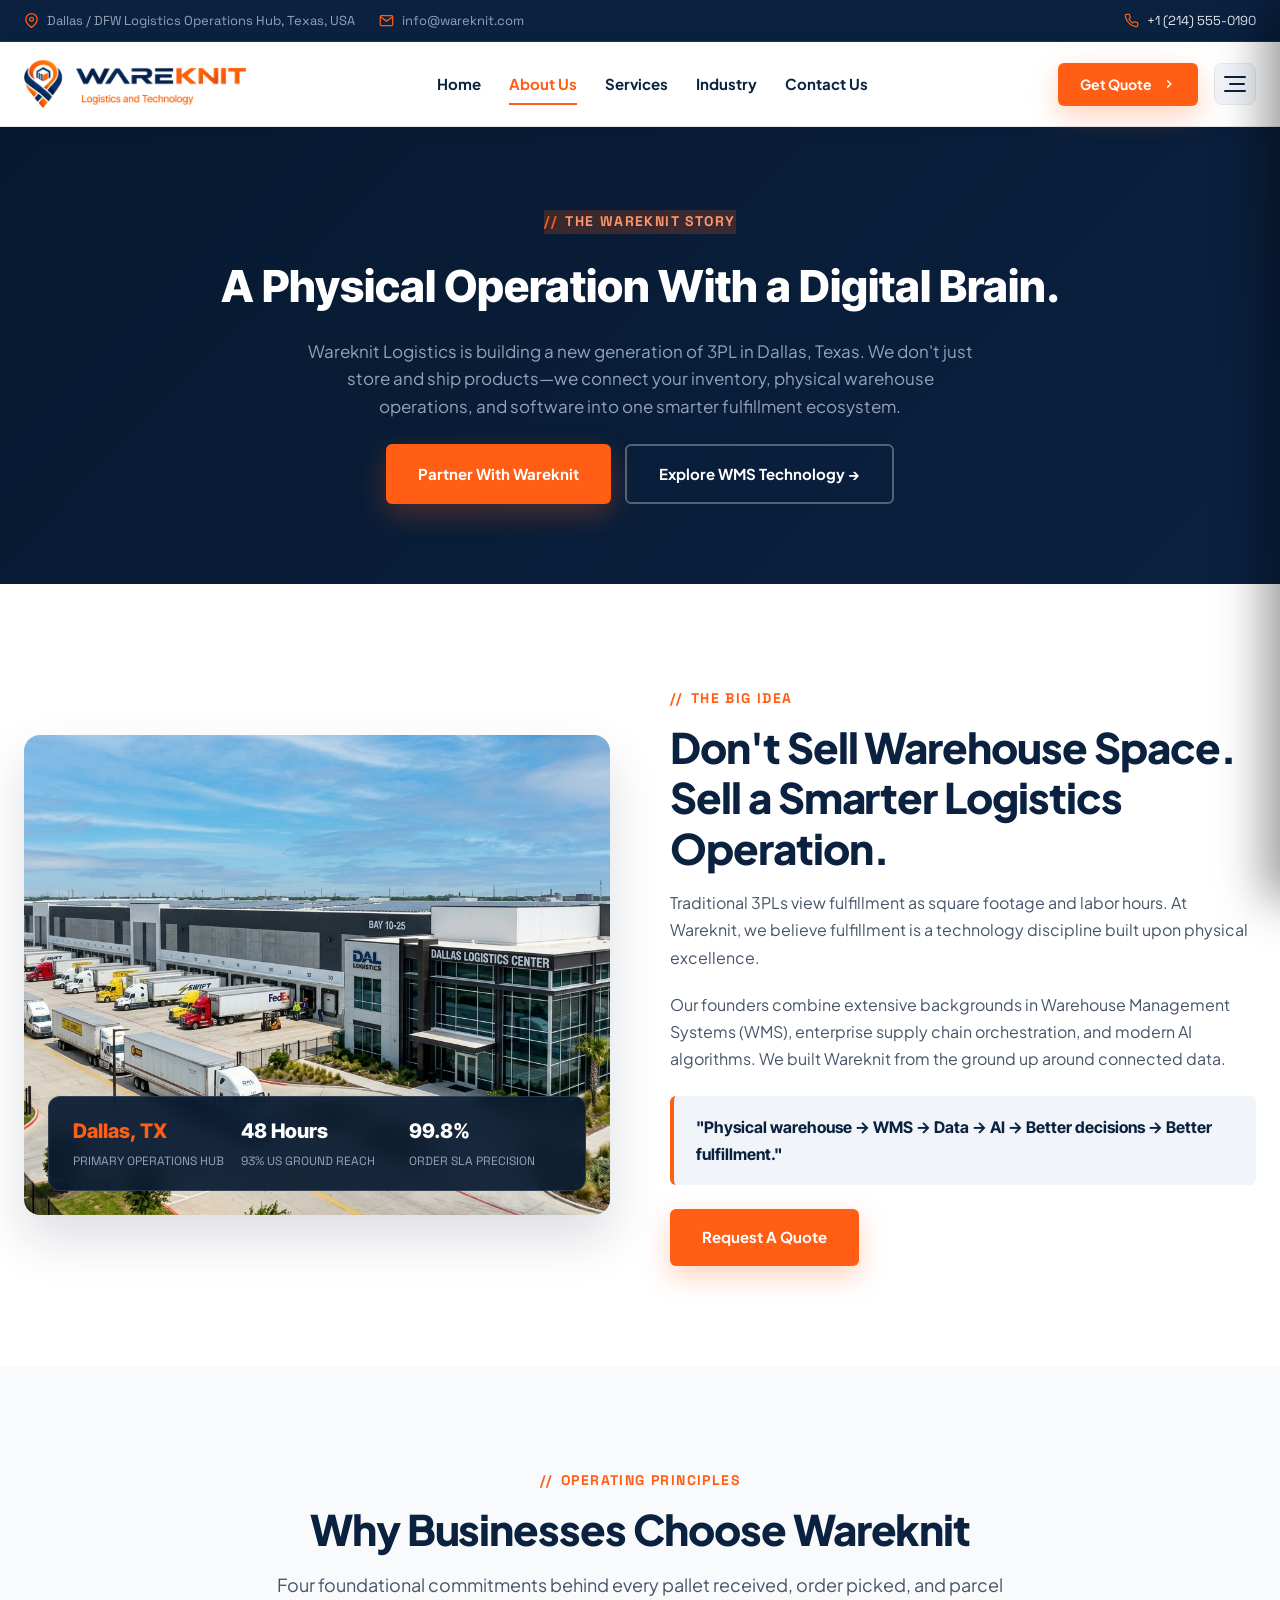
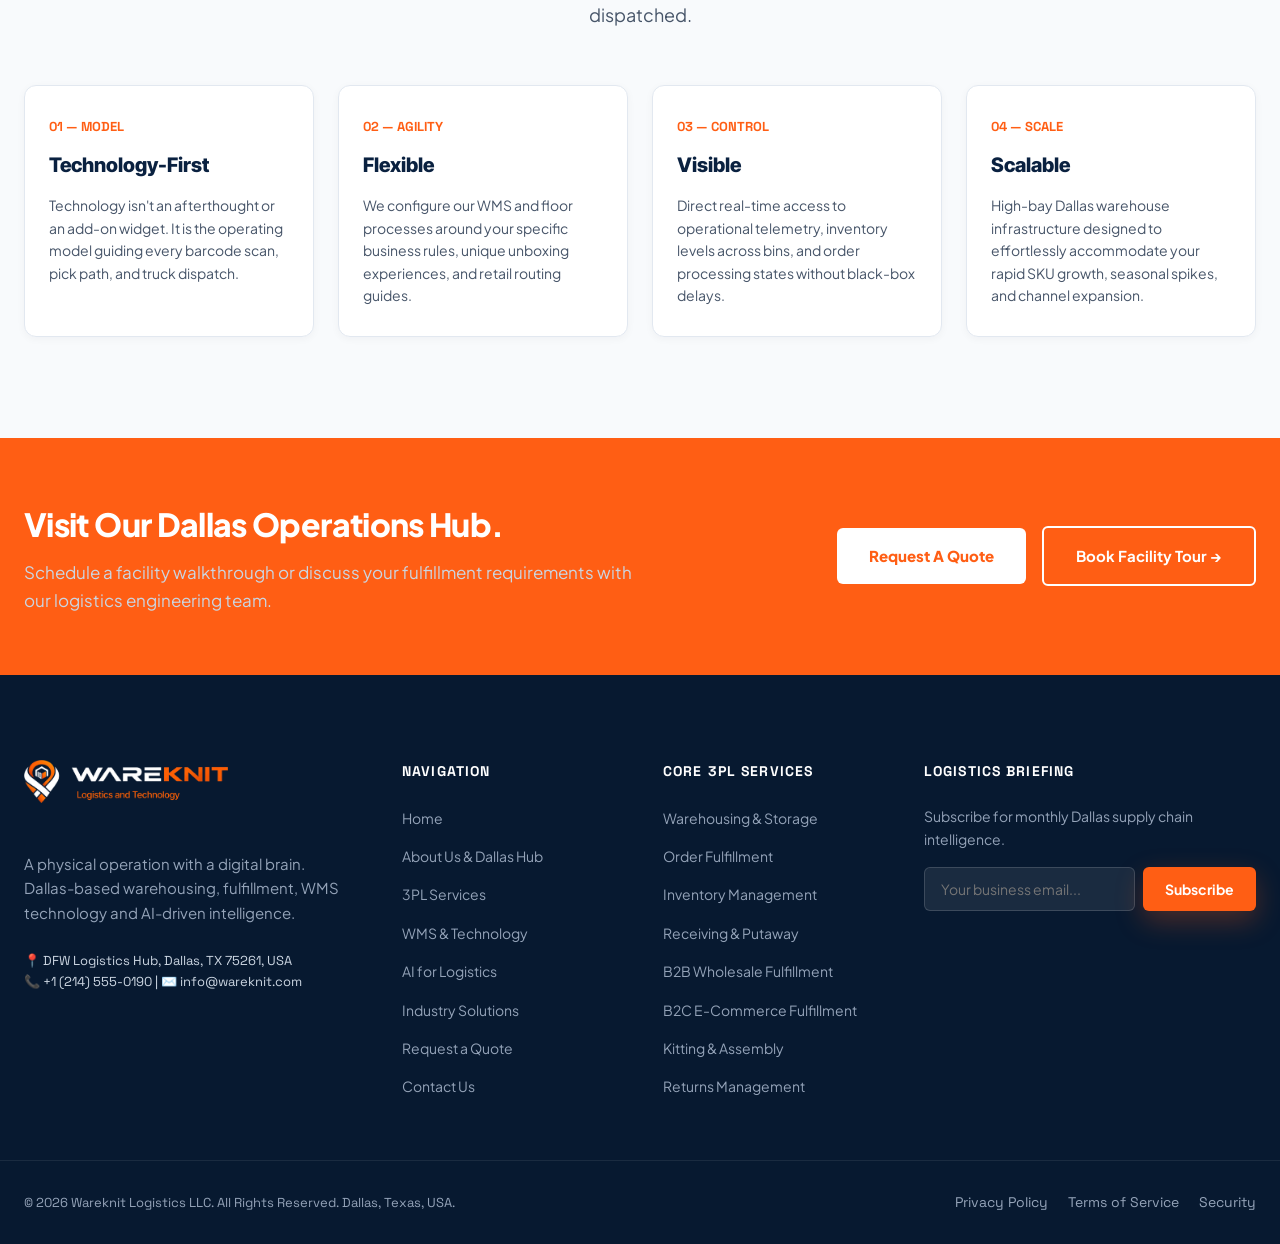
<file: about.html>
<!DOCTYPE html>
<html lang="en">
<head>
  <meta charset="UTF-8">
  <meta name="viewport" content="width=device-width, initial-scale=1.0">
  <title>About Us & Dallas Facility | Wareknit Logistics — Tech-Enabled 3PL</title>
  <meta name="description" content="Discover the Wareknit story: a technology-enabled 3PL in Dallas, Texas combining physical warehouse operations with modern WMS software and AI intelligence.">
  <link rel="stylesheet" href="css/style.css">
  <link rel="icon" type="image/png" href="images/favicon.png">
  <link rel="apple-touch-icon" href="images/apple-touch-icon.png">
</head>
<body>

  <!-- ================= TOPBAR ================= -->
  <aside class="topbar">
    <div class="container topbar-content">
      <div class="topbar-left">
        <div class="topbar-item">
          <svg viewBox="0 0 24 24" fill="none" stroke="currentColor" stroke-width="2"><path d="M21 10c0 7-9 13-9 13s-9-6-9-13a9 9 0 0118 0z"></path><circle cx="12" cy="10" r="3"></circle></svg>
          <span>Dallas / DFW Logistics Operations Hub, Texas, USA</span>
        </div>
        <div class="topbar-item">
          <svg viewBox="0 0 24 24" fill="none" stroke="currentColor" stroke-width="2"><path d="M4 4h16c1.1 0 2 .9 2 2v12c0 1.1-.9 2-2 2H4c-1.1 0-2-.9-2-2V6c0-1.1.9-2 2-2z"></path><polyline points="22,6 12,13 2,6"></polyline></svg>
          <span>info@wareknit.com</span>
        </div>
      </div>
      <div class="topbar-right">
        <div class="topbar-item">
          <svg viewBox="0 0 24 24" fill="none" stroke="currentColor" stroke-width="2"><path d="M22 16.92v3a2 2 0 01-2.18 2 19.79 19.79 0 01-8.63-3.07 19.5 19.5 0 01-6-6 19.79 19.79 0 01-3.07-8.67A2 2 0 014.11 2h3a2 2 0 012 1.72 12.84 12.84 0 00.7 2.81 2 2 0 01-.45 2.11L8.09 9.91a16 16 0 006 6l1.27-1.27a2 2 0 012.11-.45 12.84 12.84 0 002.81.7A2 2 0 0122 16.92z"></path></svg>
          <a href="tel:+12145550190" class="topbar-link">+1 (214) 555-0190</a>
        </div>
      </div>
    </div>
  </aside>

  <!-- ================= MAIN HEADER NAVIGATION (5 Items Strict) ================= -->
  <header class="site-header">
    <div class="container navbar">
      <a href="index.html" class="brand-logo" aria-label="Wareknit Logistics Home">
        <img src="images/logo.png" alt="Wareknit Logistics" class="brand-logo-img">
      </a>

      <nav class="nav-menu" aria-label="Primary Navigation">
        <a href="index.html" class="nav-link">Home</a>
        <a href="about.html" class="nav-link active">About Us</a>
        <a href="services.html" class="nav-link">Services</a>
        <a href="industries.html" class="nav-link">Industry</a>
        <a href="contact.html" class="nav-link">Contact Us</a>
      </nav>

      <div class="header-actions">
        <a href="quote.html" class="btn btn-primary btn-sm">
          <span>Get Quote</span>
          <svg width="14" height="14" viewBox="0 0 24 24" fill="none" stroke="currentColor" stroke-width="2.5"><polyline points="9 18 15 12 9 6"></polyline></svg>
        </a>

        <button class="header-icon-btn side-toggle-btn" id="sideAreaToggle" aria-label="Open Navigation Drawer">
          <span class="side-toggle-line"></span>
          <span class="side-toggle-line"></span>
          <span class="side-toggle-line"></span>
        </button>

        <button class="mobile-menu-btn" id="mobileMenuToggle" aria-label="Toggle navigation">
          <svg width="24" height="24" viewBox="0 0 24 24" fill="none" stroke="currentColor" stroke-width="2"><line x1="3" y1="12" x2="21" y2="12"></line><line x1="3" y1="6" x2="21" y2="6"></line><line x1="3" y1="18" x2="21" y2="18"></line></svg>
        </button>
      </div>
    </div>
  </header>

  <!-- Side-Area Sliding Drawer -->
  <div class="side-area-backdrop" id="sideAreaBackdrop"></div>
  <aside class="side-area-drawer" id="sideAreaDrawer">
    <div>
      <button class="side-area-close-btn" id="sideAreaClose" aria-label="Close Side Drawer">
        <svg width="20" height="20" viewBox="0 0 24 24" fill="none" stroke="currentColor" stroke-width="2"><line x1="18" y1="6" x2="6" y2="18"></line><line x1="6" y1="6" x2="18" y2="18"></line></svg>
      </button>
      <div class="side-area-header">
        <a href="index.html" class="brand-logo">
          <img src="images/logo_white.png" alt="Wareknit Logistics" class="brand-logo-img">
        </a>
        <p class="side-area-description">A physical operation with a digital brain. Dallas-based warehousing, fulfillment, WMS technology and AI-driven intelligence.</p>
      </div>
      <nav class="side-area-nav">
        <a href="index.html"><span>Home</span> <span>&rarr;</span></a>
        <a href="about.html"><span>About Us &amp; Dallas Hub</span> <span>&rarr;</span></a>
        <a href="services.html"><span>3PL Services</span> <span>&rarr;</span></a>
        <a href="technology.html"><span>WMS &amp; Technology</span> <span>&rarr;</span></a>
        <a href="ai.html"><span>AI for Logistics</span> <span>&rarr;</span></a>
        <a href="industries.html"><span>Industry Solutions</span> <span>&rarr;</span></a>
        <a href="quote.html"><span>Request a Quote</span> <span>&rarr;</span></a>
        <a href="contact.html"><span>Contact Us</span> <span>&rarr;</span></a>
      </nav>
    </div>
  </aside>

  <!-- ================= PAGE BANNER ================= -->
  <section class="page-banner" style="background: linear-gradient(135deg, #071930 0%, #0A2140 100%); padding: 80px 0; color: #FFFFFF;">
    <div class="container" style="text-align: center;">
      <div class="sub-title-tag" style="background: rgba(255, 94, 20, 0.2); color: #FF9466; border-color: rgba(255, 94, 20, 0.4); margin: 0 auto 16px;">
        <span class="tag-slash">//</span> THE WAREKNIT STORY
      </div>
      <h1 style="font-family: var(--font-heading); font-size: 2.75rem; font-weight: 800; margin-bottom: 16px;">A Physical Operation With a Digital Brain.</h1>
      <p style="color: #94A3B8; max-width: 680px; margin: 0 auto 24px; font-size: 1.0625rem; line-height: 1.6;">
        Wareknit Logistics is building a new generation of 3PL in Dallas, Texas. We don't just store and ship products—we connect your inventory, physical warehouse operations, and software into one smarter fulfillment ecosystem.
      </p>
      <div style="display: flex; gap: 14px; justify-content: center;">
        <a href="quote.html" class="btn btn-primary">Partner With Wareknit</a>
        <a href="technology.html" class="btn btn-outline" style="border-color: rgba(255, 255, 255, 0.3); color: #FFFFFF;">Explore WMS Technology &rarr;</a>
      </div>
    </div>
  </section>

  <!-- ================= OUR PHILOSOPHY ================= -->
  <section class="section-padding bg-white">
    <div class="container about-grid">
      <div class="dallas-visual-frame reveal">
        <img src="images/dallas_facility.jpg" alt="Wareknit Dallas Logistics Hub">
        <div class="dallas-overlay-badge">
          <div class="dallas-spec-item">
            <div class="dallas-spec-val" style="color: var(--color-primary);">Dallas, TX</div>
            <div class="dallas-spec-lbl">Primary Operations Hub</div>
          </div>
          <div class="dallas-spec-item">
            <div class="dallas-spec-val">48 Hours</div>
            <div class="dallas-spec-lbl">93% US Ground Reach</div>
          </div>
          <div class="dallas-spec-item">
            <div class="dallas-spec-val">99.8%</div>
            <div class="dallas-spec-lbl">Order SLA Precision</div>
          </div>
        </div>
      </div>

      <div class="reveal">
        <div class="sub-title-tag"><span class="tag-slash">//</span> THE BIG IDEA</div>
        <h2 class="section-title">Don't Sell Warehouse Space. Sell a Smarter Logistics Operation.</h2>
        <p style="color: var(--color-text-body); line-height: 1.7; margin-bottom: 20px;">
          Traditional 3PLs view fulfillment as square footage and labor hours. At Wareknit, we believe fulfillment is a technology discipline built upon physical excellence.
        </p>
        <p style="color: var(--color-text-body); line-height: 1.7; margin-bottom: 24px;">
          Our founders combine extensive backgrounds in Warehouse Management Systems (WMS), enterprise supply chain orchestration, and modern AI algorithms. We built Wareknit from the ground up around connected data.
        </p>

        <div style="background: var(--color-bg-subtle); border-left: 4px solid var(--color-primary); padding: 18px 22px; border-radius: 6px; margin-bottom: 24px;">
          <p style="font-family: var(--font-heading); font-size: 1rem; font-weight: 700; color: var(--color-secondary); margin: 0;">
            "Physical warehouse &rarr; WMS &rarr; Data &rarr; AI &rarr; Better decisions &rarr; Better fulfillment."
          </p>
        </div>

        <a href="quote.html" class="btn btn-primary">Request A Quote</a>
      </div>
    </div>
  </section>

  <!-- ================= 4 PILLARS ================= -->
  <section class="section-padding bg-slate">
    <div class="container">
      <div class="section-header reveal">
        <div class="sub-title-tag"><span class="tag-slash">//</span> OPERATING PRINCIPLES</div>
        <h2 class="section-title">Why Businesses Choose Wareknit</h2>
        <p class="section-subtitle">Four foundational commitments behind every pallet received, order picked, and parcel dispatched.</p>
      </div>

      <div class="why-grid-4">
        <div class="why-card reveal">
          <div class="why-num-tag">01 &mdash; MODEL</div>
          <h4>Technology-First</h4>
          <p>Technology isn't an afterthought or an add-on widget. It is the operating model guiding every barcode scan, pick path, and truck dispatch.</p>
        </div>

        <div class="why-card reveal">
          <div class="why-num-tag">02 &mdash; AGILITY</div>
          <h4>Flexible</h4>
          <p>We configure our WMS and floor processes around your specific business rules, unique unboxing experiences, and retail routing guides.</p>
        </div>

        <div class="why-card reveal">
          <div class="why-num-tag">03 &mdash; CONTROL</div>
          <h4>Visible</h4>
          <p>Direct real-time access to operational telemetry, inventory levels across bins, and order processing states without black-box delays.</p>
        </div>

        <div class="why-card reveal">
          <div class="why-num-tag">04 &mdash; SCALE</div>
          <h4>Scalable</h4>
          <p>High-bay Dallas warehouse infrastructure designed to effortlessly accommodate your rapid SKU growth, seasonal spikes, and channel expansion.</p>
        </div>
      </div>
    </div>
  </section>

  <!-- ================= FINAL CTA ================= -->
  <section class="cta-banner-strip">
    <div class="container cta-banner-box">
      <div>
        <h2 style="color: #FFFFFF; font-size: 2rem; font-weight: 800; margin-bottom: 8px;">Visit Our Dallas Operations Hub.</h2>
        <p style="color: #CBD5E1; max-width: 620px;">Schedule a facility walkthrough or discuss your fulfillment requirements with our logistics engineering team.</p>
      </div>
      <div style="display: flex; gap: 16px; align-items: center; flex-wrap: wrap;">
        <a href="quote.html" class="btn" style="background: #FFFFFF; color: var(--color-primary); font-weight: 800;">Request A Quote</a>
        <a href="contact.html" class="btn btn-outline" style="border-color: #FFFFFF; color: #FFFFFF;">Book Facility Tour &rarr;</a>
      </div>
    </div>
  </section>

  <!-- ================= FOOTER ================= -->
  <footer class="site-footer">
    <div class="container footer-grid">
      <div class="footer-brand">
        <a href="index.html" class="brand-logo" style="margin-bottom: 16px;">
          <img src="images/logo_white.png" alt="Wareknit Logistics" class="brand-logo-footer-img">
        </a>
        <p>A physical operation with a digital brain. Dallas-based warehousing, fulfillment, WMS technology and AI-driven intelligence.</p>
        <div style="font-family: var(--font-tech); font-size: 0.8125rem; color: #CBD5E1;">
          📍 DFW Logistics Hub, Dallas, TX 75261, USA<br>
          📞 +1 (214) 555-0190 | ✉️ info@wareknit.com
        </div>
      </div>

      <div class="footer-col">
        <h4>Navigation</h4>
        <ul class="footer-links-list">
          <li><a href="index.html" class="footer-link">Home</a></li>
          <li><a href="about.html" class="footer-link">About Us & Dallas Hub</a></li>
          <li><a href="services.html" class="footer-link">3PL Services</a></li>
          <li><a href="technology.html" class="footer-link">WMS & Technology</a></li>
          <li><a href="ai.html" class="footer-link">AI for Logistics</a></li>
          <li><a href="industries.html" class="footer-link">Industry Solutions</a></li>
          <li><a href="quote.html" class="footer-link">Request a Quote</a></li>
          <li><a href="contact.html" class="footer-link">Contact Us</a></li>
        </ul>
      </div>

      <div class="footer-col">
        <h4>Core 3PL Services</h4>
        <ul class="footer-links-list">
          <li><a href="services.html#warehousing" class="footer-link">Warehousing & Storage</a></li>
          <li><a href="services.html#fulfillment" class="footer-link">Order Fulfillment</a></li>
          <li><a href="services.html#inventory" class="footer-link">Inventory Management</a></li>
          <li><a href="services.html#receiving" class="footer-link">Receiving & Putaway</a></li>
          <li><a href="services.html#b2b" class="footer-link">B2B Wholesale Fulfillment</a></li>
          <li><a href="services.html#b2c" class="footer-link">B2C E-Commerce Fulfillment</a></li>
          <li><a href="services.html#kitting" class="footer-link">Kitting & Assembly</a></li>
          <li><a href="services.html#returns" class="footer-link">Returns Management</a></li>
        </ul>
      </div>

      <div class="footer-col">
        <h4>Logistics Briefing</h4>
        <p style="font-size: 0.875rem; color: #94A3B8; margin-bottom: 12px;">Subscribe for monthly Dallas supply chain intelligence.</p>
        <form class="footer-newsletter-form" onsubmit="event.preventDefault(); alert('Subscribed!');">
          <input type="email" class="footer-input" placeholder="Your business email..." required>
          <button type="submit" class="btn btn-primary btn-sm">Subscribe</button>
        </form>
      </div>
    </div>

    <div class="container footer-bottom">
      <div>&copy; 2026 Wareknit Logistics LLC. All Rights Reserved. Dallas, Texas, USA.</div>
      <div style="display: flex; gap: 20px;">
        <a href="#" class="footer-link">Privacy Policy</a>
        <a href="#" class="footer-link">Terms of Service</a>
        <a href="#" class="footer-link">Security</a>
      </div>
    </div>
  </footer>

  <script src="js/main.js"></script>
</body>
</html>
</file>
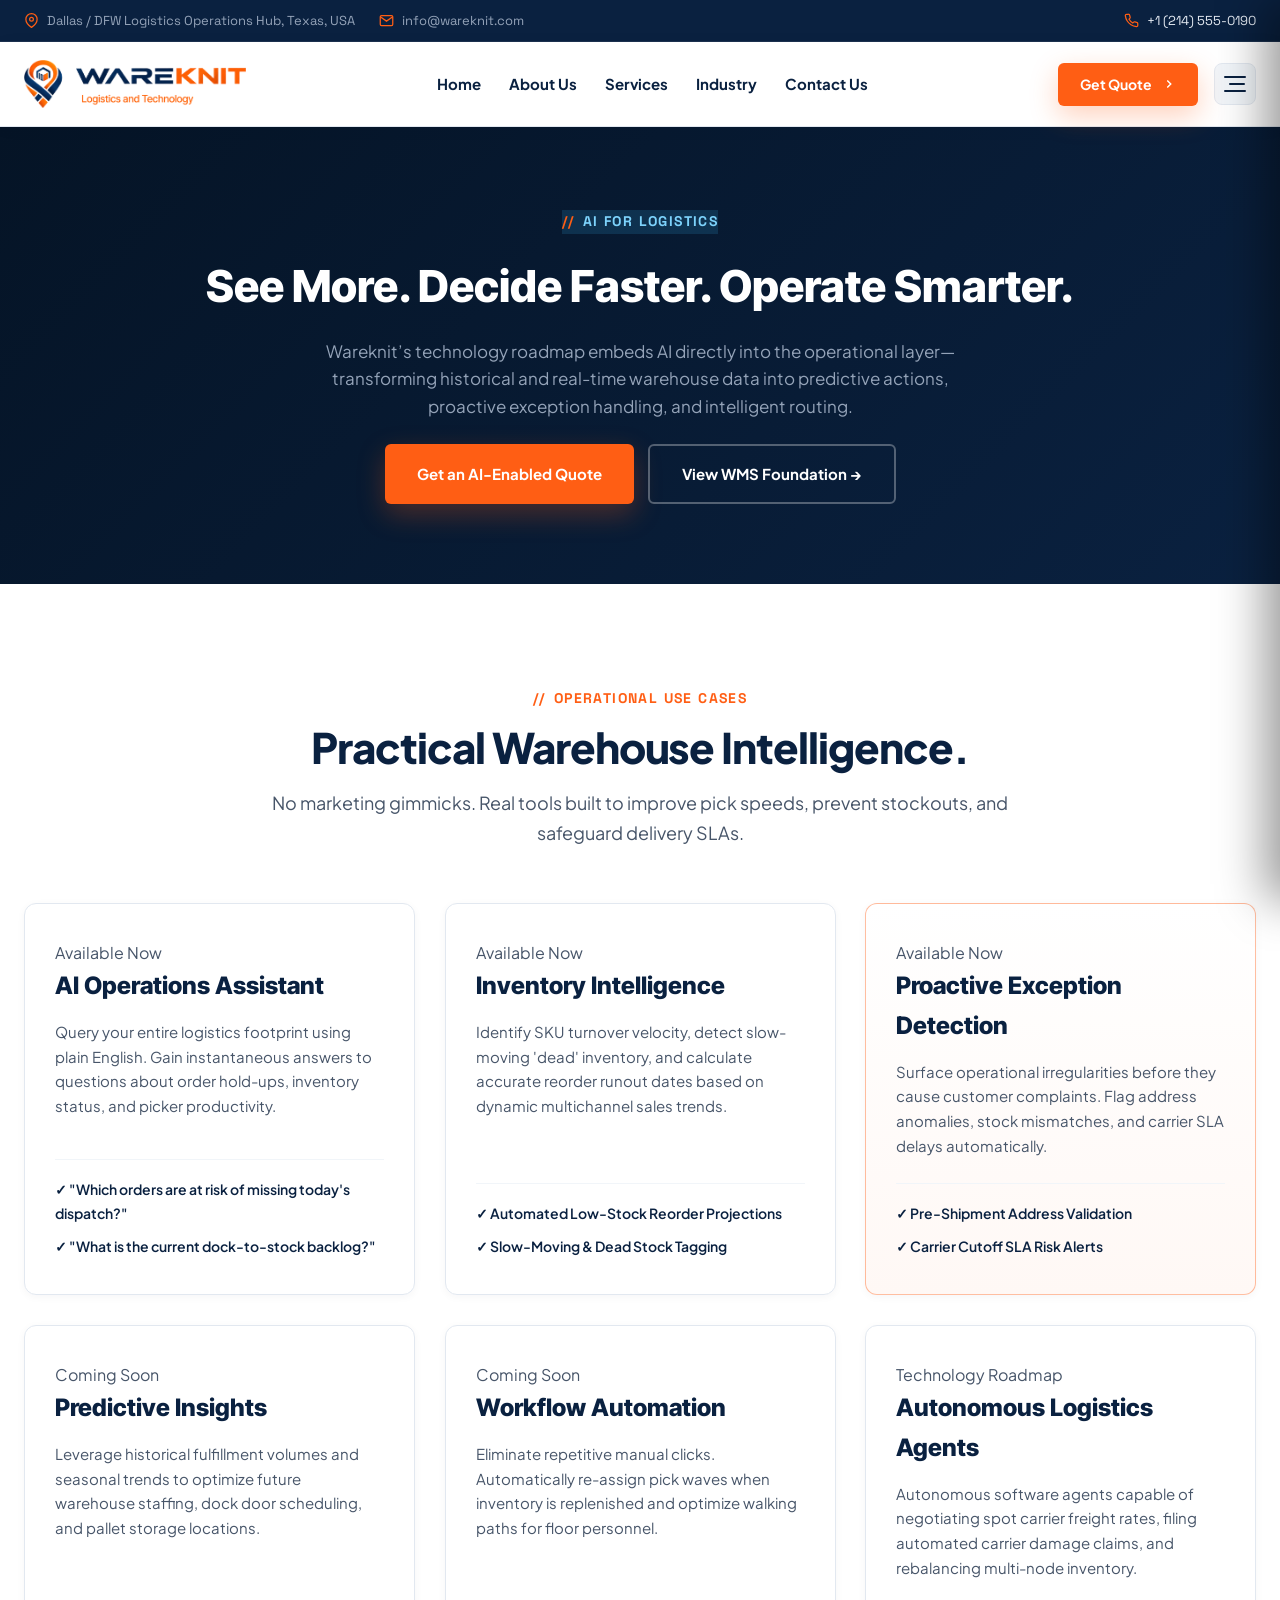
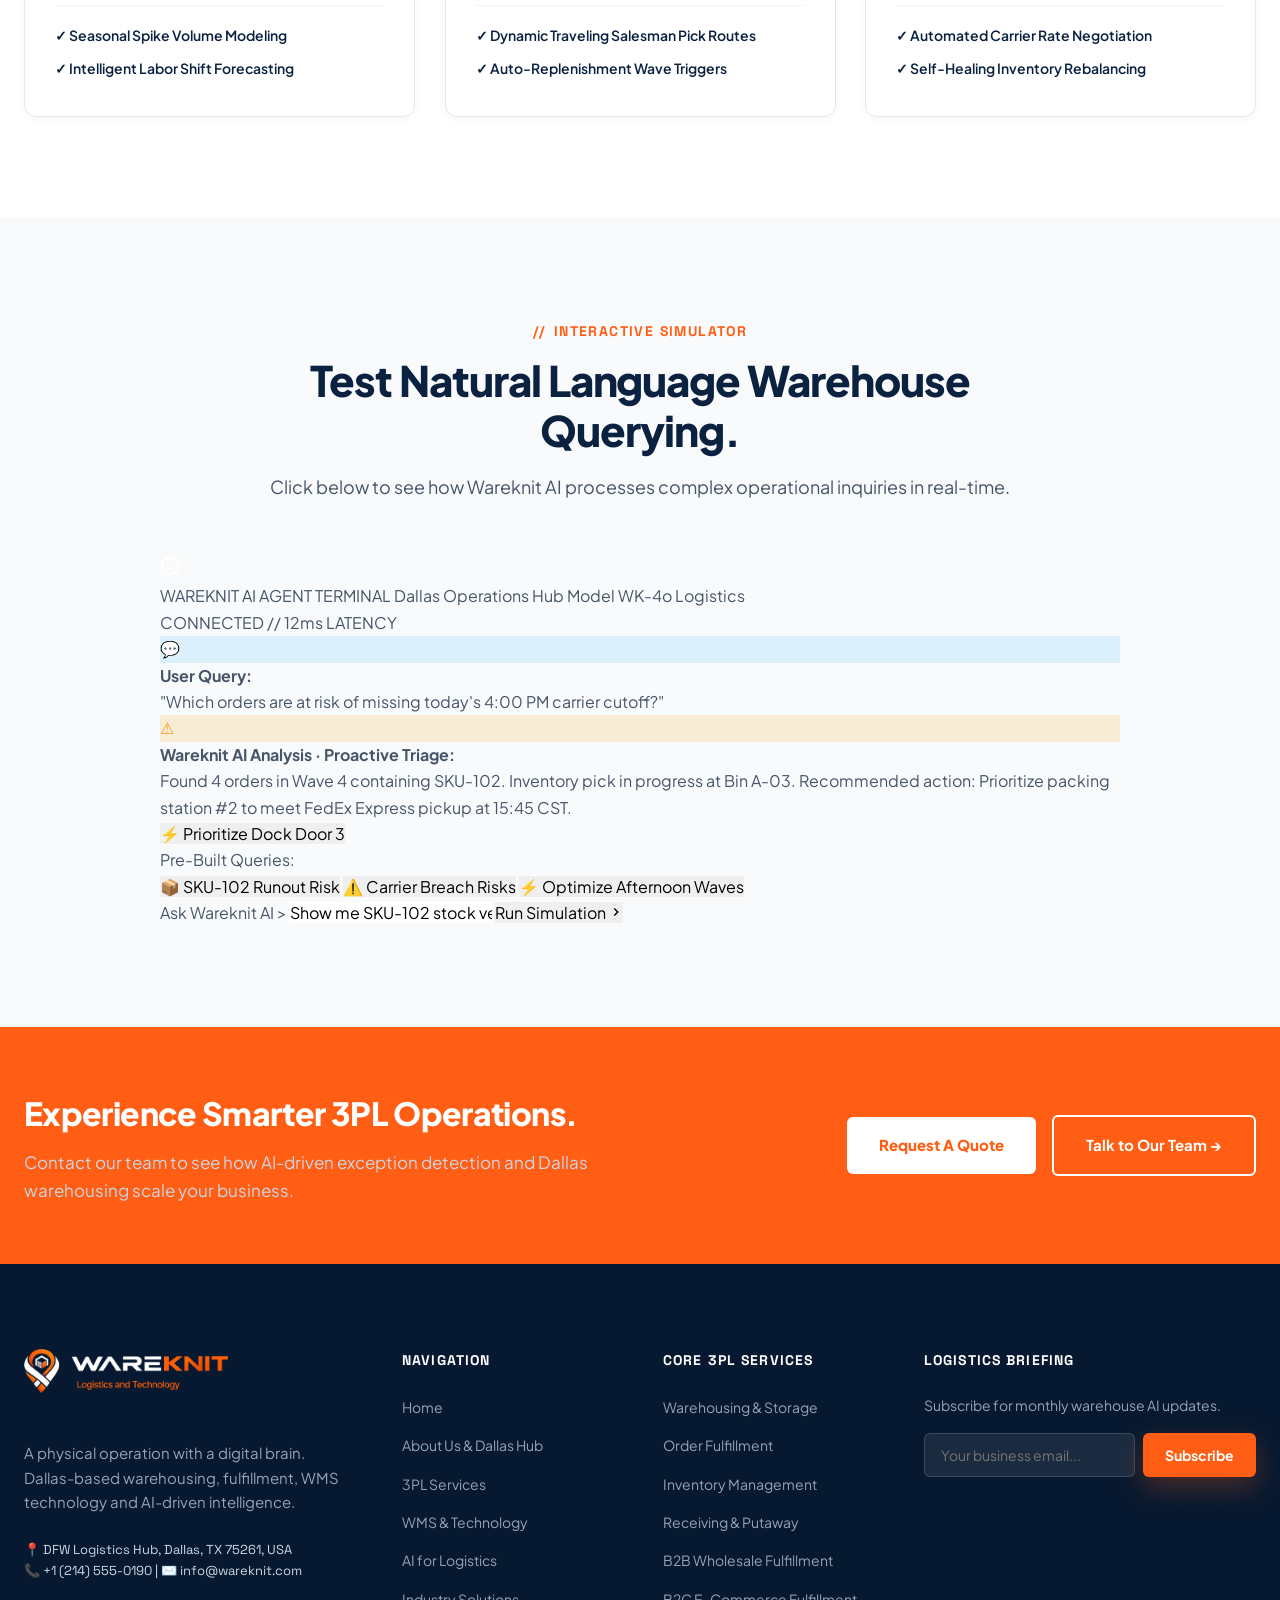
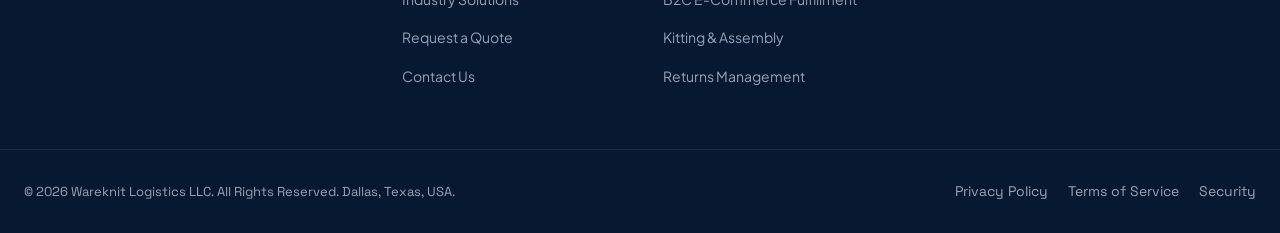
<file: ai.html>
<!DOCTYPE html>
<html lang="en">
<head>
  <meta charset="UTF-8">
  <meta name="viewport" content="width=device-width, initial-scale=1.0">
  <title>AI for Logistics & Operational Intelligence | Wareknit Logistics</title>
  <meta name="description" content="Turn warehouse data into decisions. Explore Wareknit AI: operations assistant, proactive exception detection, inventory intelligence, and predictive fulfillment routing.">
  <link rel="stylesheet" href="css/style.css">
  <link rel="icon" type="image/png" href="images/favicon.png">
  <link rel="apple-touch-icon" href="images/apple-touch-icon.png">
</head>
<body>

  <!-- ================= TOPBAR ================= -->
  <aside class="topbar">
    <div class="container topbar-content">
      <div class="topbar-left">
        <div class="topbar-item">
          <svg viewBox="0 0 24 24" fill="none" stroke="currentColor" stroke-width="2"><path d="M21 10c0 7-9 13-9 13s-9-6-9-13a9 9 0 0118 0z"></path><circle cx="12" cy="10" r="3"></circle></svg>
          <span>Dallas / DFW Logistics Operations Hub, Texas, USA</span>
        </div>
        <div class="topbar-item">
          <svg viewBox="0 0 24 24" fill="none" stroke="currentColor" stroke-width="2"><path d="M4 4h16c1.1 0 2 .9 2 2v12c0 1.1-.9 2-2 2H4c-1.1 0-2-.9-2-2V6c0-1.1.9-2 2-2z"></path><polyline points="22,6 12,13 2,6"></polyline></svg>
          <span>info@wareknit.com</span>
        </div>
      </div>
      <div class="topbar-right">
        <div class="topbar-item">
          <svg viewBox="0 0 24 24" fill="none" stroke="currentColor" stroke-width="2"><path d="M22 16.92v3a2 2 0 01-2.18 2 19.79 19.79 0 01-8.63-3.07 19.5 19.5 0 01-6-6 19.79 19.79 0 01-3.07-8.67A2 2 0 014.11 2h3a2 2 0 012 1.72 12.84 12.84 0 00.7 2.81 2 2 0 01-.45 2.11L8.09 9.91a16 16 0 006 6l1.27-1.27a2 2 0 012.11-.45 12.84 12.84 0 002.81.7A2 2 0 0122 16.92z"></path></svg>
          <a href="tel:+12145550190" class="topbar-link">+1 (214) 555-0190</a>
        </div>
      </div>
    </div>
  </aside>

  <!-- ================= MAIN HEADER NAVIGATION (5 Items Strict) ================= -->
  <header class="site-header">
    <div class="container navbar">
      <a href="index.html" class="brand-logo" aria-label="Wareknit Logistics Home">
        <img src="images/logo.png" alt="Wareknit Logistics" class="brand-logo-img">
      </a>

      <nav class="nav-menu" aria-label="Primary Navigation">
        <a href="index.html" class="nav-link">Home</a>
        <a href="about.html" class="nav-link">About Us</a>
        <a href="services.html" class="nav-link">Services</a>
        <a href="industries.html" class="nav-link">Industry</a>
        <a href="contact.html" class="nav-link">Contact Us</a>
      </nav>

      <div class="header-actions">
        <a href="quote.html" class="btn btn-primary btn-sm">
          <span>Get Quote</span>
          <svg width="14" height="14" viewBox="0 0 24 24" fill="none" stroke="currentColor" stroke-width="2.5"><polyline points="9 18 15 12 9 6"></polyline></svg>
        </a>

        <button class="header-icon-btn side-toggle-btn" id="sideAreaToggle" aria-label="Open Navigation Drawer">
          <span class="side-toggle-line"></span>
          <span class="side-toggle-line"></span>
          <span class="side-toggle-line"></span>
        </button>

        <button class="mobile-menu-btn" id="mobileMenuToggle" aria-label="Toggle navigation">
          <svg width="24" height="24" viewBox="0 0 24 24" fill="none" stroke="currentColor" stroke-width="2"><line x1="3" y1="12" x2="21" y2="12"></line><line x1="3" y1="6" x2="21" y2="6"></line><line x1="3" y1="18" x2="21" y2="18"></line></svg>
        </button>
      </div>
    </div>
  </header>

  <!-- Side-Area Sliding Drawer -->
  <div class="side-area-backdrop" id="sideAreaBackdrop"></div>
  <aside class="side-area-drawer" id="sideAreaDrawer">
    <div>
      <button class="side-area-close-btn" id="sideAreaClose" aria-label="Close Side Drawer">
        <svg width="20" height="20" viewBox="0 0 24 24" fill="none" stroke="currentColor" stroke-width="2"><line x1="18" y1="6" x2="6" y2="18"></line><line x1="6" y1="6" x2="18" y2="18"></line></svg>
      </button>
      <div class="side-area-header">
        <a href="index.html" class="brand-logo">
          <img src="images/logo_white.png" alt="Wareknit Logistics" class="brand-logo-img">
        </a>
        <p class="side-area-description">A physical operation with a digital brain. Dallas-based warehousing, fulfillment, WMS technology and AI-driven intelligence.</p>
      </div>
      <nav class="side-area-nav">
        <a href="index.html"><span>Home</span> <span>&rarr;</span></a>
        <a href="about.html"><span>About Us &amp; Dallas Hub</span> <span>&rarr;</span></a>
        <a href="services.html"><span>3PL Services</span> <span>&rarr;</span></a>
        <a href="technology.html"><span>WMS &amp; Technology</span> <span>&rarr;</span></a>
        <a href="ai.html"><span>AI for Logistics</span> <span>&rarr;</span></a>
        <a href="industries.html"><span>Industry Solutions</span> <span>&rarr;</span></a>
        <a href="quote.html"><span>Request a Quote</span> <span>&rarr;</span></a>
        <a href="contact.html"><span>Contact Us</span> <span>&rarr;</span></a>
      </nav>
    </div>
  </aside>

  <!-- ================= PAGE BANNER ================= -->
  <section class="page-banner" style="background: linear-gradient(135deg, #051426 0%, #0A2140 100%); padding: 80px 0; color: #FFFFFF;">
    <div class="container" style="text-align: center;">
      <div class="sub-title-tag" style="background: rgba(56, 189, 248, 0.15); color: #7DD3FC; border-color: rgba(56, 189, 248, 0.4); margin: 0 auto 16px;">
        <span class="tag-slash">//</span> AI FOR LOGISTICS
      </div>
      <h1 style="font-family: var(--font-heading); font-size: 2.75rem; font-weight: 800; margin-bottom: 16px;">See More. Decide Faster. Operate Smarter.</h1>
      <p style="color: #94A3B8; max-width: 680px; margin: 0 auto 24px; font-size: 1.0625rem; line-height: 1.6;">
        Wareknit’s technology roadmap embeds AI directly into the operational layer—transforming historical and real-time warehouse data into predictive actions, proactive exception handling, and intelligent routing.
      </p>
      <div style="display: flex; gap: 14px; justify-content: center;">
        <a href="quote.html" class="btn btn-primary">Get an AI-Enabled Quote</a>
        <a href="technology.html" class="btn btn-outline" style="border-color: rgba(255, 255, 255, 0.3); color: #FFFFFF;">View WMS Foundation &rarr;</a>
      </div>
    </div>
  </section>

  <!-- ================= SECTION 32: 5 AI APPLICATION PILLARS ================= -->
  <section class="section-padding bg-white">
    <div class="container">
      <div class="section-header reveal">
        <div class="sub-title-tag"><span class="tag-slash">//</span> OPERATIONAL USE CASES</div>
        <h2 class="section-title">Practical Warehouse Intelligence.</h2>
        <p class="section-subtitle">No marketing gimmicks. Real tools built to improve pick speeds, prevent stockouts, and safeguard delivery SLAs.</p>
      </div>

      <div class="services-grid-3">
        <!-- 1. AI Operations Assistant -->
        <div class="pillar-card reveal">
          <span class="ai-status-pill now" style="width: fit-content;">Available Now</span>
          <h3 class="pillar-title">AI Operations Assistant</h3>
          <p class="pillar-desc">
            Query your entire logistics footprint using plain English. Gain instantaneous answers to questions about order hold-ups, inventory status, and picker productivity.
          </p>
          <div class="pillar-feature-list">
            <div class="pillar-feature-item">&check; "Which orders are at risk of missing today's dispatch?"</div>
            <div class="pillar-feature-item">&check; "What is the current dock-to-stock backlog?"</div>
          </div>
        </div>

        <!-- 2. Inventory Intelligence -->
        <div class="pillar-card reveal">
          <span class="ai-status-pill now" style="width: fit-content;">Available Now</span>
          <h3 class="pillar-title">Inventory Intelligence</h3>
          <p class="pillar-desc">
            Identify SKU turnover velocity, detect slow-moving 'dead' inventory, and calculate accurate reorder runout dates based on dynamic multichannel sales trends.
          </p>
          <div class="pillar-feature-list">
            <div class="pillar-feature-item">&check; Automated Low-Stock Reorder Projections</div>
            <div class="pillar-feature-item">&check; Slow-Moving &amp; Dead Stock Tagging</div>
          </div>
        </div>

        <!-- 3. Exception Detection -->
        <div class="pillar-card highlight reveal">
          <span class="ai-status-pill now" style="width: fit-content;">Available Now</span>
          <h3 class="pillar-title">Proactive Exception Detection</h3>
          <p class="pillar-desc">
            Surface operational irregularities before they cause customer complaints. Flag address anomalies, stock mismatches, and carrier SLA delays automatically.
          </p>
          <div class="pillar-feature-list">
            <div class="pillar-feature-item">&check; Pre-Shipment Address Validation</div>
            <div class="pillar-feature-item">&check; Carrier Cutoff SLA Risk Alerts</div>
          </div>
        </div>

        <!-- 4. Predictive Insights -->
        <div class="pillar-card reveal">
          <span class="ai-status-pill soon" style="width: fit-content;">Coming Soon</span>
          <h3 class="pillar-title">Predictive Insights</h3>
          <p class="pillar-desc">
            Leverage historical fulfillment volumes and seasonal trends to optimize future warehouse staffing, dock door scheduling, and pallet storage locations.
          </p>
          <div class="pillar-feature-list">
            <div class="pillar-feature-item">&check; Seasonal Spike Volume Modeling</div>
            <div class="pillar-feature-item">&check; Intelligent Labor Shift Forecasting</div>
          </div>
        </div>

        <!-- 5. Workflow Automation -->
        <div class="pillar-card reveal">
          <span class="ai-status-pill soon" style="width: fit-content;">Coming Soon</span>
          <h3 class="pillar-title">Workflow Automation</h3>
          <p class="pillar-desc">
            Eliminate repetitive manual clicks. Automatically re-assign pick waves when inventory is replenished and optimize walking paths for floor personnel.
          </p>
          <div class="pillar-feature-list">
            <div class="pillar-feature-item">&check; Dynamic Traveling Salesman Pick Routes</div>
            <div class="pillar-feature-item">&check; Auto-Replenishment Wave Triggers</div>
          </div>
        </div>

        <!-- 6. Autonomous Agents -->
        <div class="pillar-card reveal">
          <span class="ai-status-pill roadmap" style="width: fit-content;">Technology Roadmap</span>
          <h3 class="pillar-title">Autonomous Logistics Agents</h3>
          <p class="pillar-desc">
            Autonomous software agents capable of negotiating spot carrier freight rates, filing automated carrier damage claims, and rebalancing multi-node inventory.
          </p>
          <div class="pillar-feature-list">
            <div class="pillar-feature-item">&check; Automated Carrier Rate Negotiation</div>
            <div class="pillar-feature-item">&check; Self-Healing Inventory Rebalancing</div>
          </div>
        </div>
      </div>
    </div>
  </section>

  <!-- ================= INTERACTIVE AI CONSOLE SIMULATOR ================= -->
  <section class="section-padding bg-slate">
    <div class="container">
      <div class="section-header reveal">
        <div class="sub-title-tag"><span class="tag-slash">//</span> INTERACTIVE SIMULATOR</div>
        <h2 class="section-title">Test Natural Language Warehouse Querying.</h2>
        <p class="section-subtitle">Click below to see how Wareknit AI processes complex operational inquiries in real-time.</p>
      </div>

      <div class="ai-copilot-window reveal" style="max-width: 960px; margin: 0 auto;">
        <div class="ai-copilot-header">
          <div class="ai-copilot-brand">
            <div class="ai-copilot-avatar">
              <svg width="20" height="20" viewBox="0 0 24 24" fill="none" stroke="#FFFFFF" stroke-width="2.5"><circle cx="12" cy="12" r="10"></circle><path d="M8 14s1.5 2 4 2 4-2 4-2"></path><line x1="9" y1="9" x2="9.01" y2="9"></line><line x1="15" y1="9" x2="15.01" y2="9"></line></svg>
            </div>
            <div class="ai-copilot-title-box">
              <span class="ai-copilot-name">WAREKNIT AI AGENT TERMINAL</span>
              <span class="ai-copilot-sub">Dallas Operations Hub Model WK-4o Logistics</span>
            </div>
          </div>
          <div class="ai-status-live-chip">
            <span class="ai-live-pulse-dot"></span>
            <span>CONNECTED // 12ms LATENCY</span>
          </div>
        </div>

        <div class="ai-copilot-stream" style="max-height: none;">
          <div class="ai-insight-card info">
            <div class="ai-insight-icon-box" style="color: #38BDF8; background: rgba(56, 189, 248, 0.15);">&#128172;</div>
            <div class="ai-insight-text">
              <strong>User Query:</strong>
              <div>"Which orders are at risk of missing today's 4:00 PM carrier cutoff?"</div>
            </div>
          </div>

          <div class="ai-insight-card warning">
            <div class="ai-insight-icon-box" style="color: #F59E0B; background: rgba(245, 158, 11, 0.15);">&#9888;</div>
            <div class="ai-insight-text">
              <strong>Wareknit AI Analysis &middot; Proactive Triage:</strong>
              <div>Found 4 orders in Wave 4 containing SKU-102. Inventory pick in progress at Bin A-03. Recommended action: Prioritize packing station #2 to meet FedEx Express pickup at 15:45 CST.</div>
              <button class="ai-insight-action-btn" onclick="alert('Action Executed: Priority line haul assigned to Dock Door 3.');">
                <span>⚡ Prioritize Dock Door 3</span>
              </button>
            </div>
          </div>
        </div>

        <div class="ai-chips-container">
          <div class="ai-chips-label">Pre-Built Queries:</div>
          <div class="ai-chips-list">
            <button class="ai-prompt-chip" onclick="document.getElementById('aiPageInput').value='Show SKU-102 stockout projection and runout date.';">
              <span>📦 SKU-102 Runout Risk</span>
            </button>
            <button class="ai-prompt-chip" onclick="document.getElementById('aiPageInput').value='List all carrier SLAs with risk of breach today.';">
              <span>⚠️ Carrier Breach Risks</span>
            </button>
            <button class="ai-prompt-chip" onclick="document.getElementById('aiPageInput').value='Calculate optimal wave picking schedule for afternoon shifts.';">
              <span>⚡ Optimize Afternoon Waves</span>
            </button>
          </div>
        </div>

        <form class="ai-copilot-input-bar" onsubmit="event.preventDefault(); alert('Query Processed by Wareknit AI: Telemetry evaluated. Operational action plan generated.');">
          <span class="ai-terminal-prompt-prefix">Ask Wareknit AI &gt;</span>
          <input type="text" class="ai-copilot-input-field" id="aiPageInput" value="Show me SKU-102 stock velocity and runout estimate.">
          <button type="submit" class="ai-copilot-submit-btn">
            <span>Run Simulation</span>
            <svg width="14" height="14" viewBox="0 0 24 24" fill="none" stroke="currentColor" stroke-width="2.5"><polyline points="9 18 15 12 9 6"></polyline></svg>
          </button>
        </form>
      </div>
    </div>
  </section>

  <!-- ================= FINAL CTA ================= -->
  <section class="cta-banner-strip">
    <div class="container cta-banner-box">
      <div>
        <h2 style="color: #FFFFFF; font-size: 2rem; font-weight: 800; margin-bottom: 8px;">Experience Smarter 3PL Operations.</h2>
        <p style="color: #CBD5E1; max-width: 620px;">Contact our team to see how AI-driven exception detection and Dallas warehousing scale your business.</p>
      </div>
      <div style="display: flex; gap: 16px; align-items: center; flex-wrap: wrap;">
        <a href="quote.html" class="btn" style="background: #FFFFFF; color: var(--color-primary); font-weight: 800;">Request A Quote</a>
        <a href="contact.html" class="btn btn-outline" style="border-color: #FFFFFF; color: #FFFFFF;">Talk to Our Team &rarr;</a>
      </div>
    </div>
  </section>

  <!-- ================= FOOTER ================= -->
  <footer class="site-footer">
    <div class="container footer-grid">
      <div class="footer-brand">
        <a href="index.html" class="brand-logo" style="margin-bottom: 16px;">
          <img src="images/logo_white.png" alt="Wareknit Logistics" class="brand-logo-footer-img">
        </a>
        <p>A physical operation with a digital brain. Dallas-based warehousing, fulfillment, WMS technology and AI-driven intelligence.</p>
        <div style="font-family: var(--font-tech); font-size: 0.8125rem; color: #CBD5E1;">
          📍 DFW Logistics Hub, Dallas, TX 75261, USA<br>
          📞 +1 (214) 555-0190 | ✉️ info@wareknit.com
        </div>
      </div>

      <div class="footer-col">
        <h4>Navigation</h4>
        <ul class="footer-links-list">
          <li><a href="index.html" class="footer-link">Home</a></li>
          <li><a href="about.html" class="footer-link">About Us & Dallas Hub</a></li>
          <li><a href="services.html" class="footer-link">3PL Services</a></li>
          <li><a href="technology.html" class="footer-link">WMS & Technology</a></li>
          <li><a href="ai.html" class="footer-link">AI for Logistics</a></li>
          <li><a href="industries.html" class="footer-link">Industry Solutions</a></li>
          <li><a href="quote.html" class="footer-link">Request a Quote</a></li>
          <li><a href="contact.html" class="footer-link">Contact Us</a></li>
        </ul>
      </div>

      <div class="footer-col">
        <h4>Core 3PL Services</h4>
        <ul class="footer-links-list">
          <li><a href="services.html#warehousing" class="footer-link">Warehousing & Storage</a></li>
          <li><a href="services.html#fulfillment" class="footer-link">Order Fulfillment</a></li>
          <li><a href="services.html#inventory" class="footer-link">Inventory Management</a></li>
          <li><a href="services.html#receiving" class="footer-link">Receiving & Putaway</a></li>
          <li><a href="services.html#b2b" class="footer-link">B2B Wholesale Fulfillment</a></li>
          <li><a href="services.html#b2c" class="footer-link">B2C E-Commerce Fulfillment</a></li>
          <li><a href="services.html#kitting" class="footer-link">Kitting & Assembly</a></li>
          <li><a href="services.html#returns" class="footer-link">Returns Management</a></li>
        </ul>
      </div>

      <div class="footer-col">
        <h4>Logistics Briefing</h4>
        <p style="font-size: 0.875rem; color: #94A3B8; margin-bottom: 12px;">Subscribe for monthly warehouse AI updates.</p>
        <form class="footer-newsletter-form" onsubmit="event.preventDefault(); alert('Subscribed!');">
          <input type="email" class="footer-input" placeholder="Your business email..." required>
          <button type="submit" class="btn btn-primary btn-sm">Subscribe</button>
        </form>
      </div>
    </div>

    <div class="container footer-bottom">
      <div>&copy; 2026 Wareknit Logistics LLC. All Rights Reserved. Dallas, Texas, USA.</div>
      <div style="display: flex; gap: 20px;">
        <a href="#" class="footer-link">Privacy Policy</a>
        <a href="#" class="footer-link">Terms of Service</a>
        <a href="#" class="footer-link">Security</a>
      </div>
    </div>
  </footer>

  <script src="js/main.js"></script>
</body>
</html>
</file>
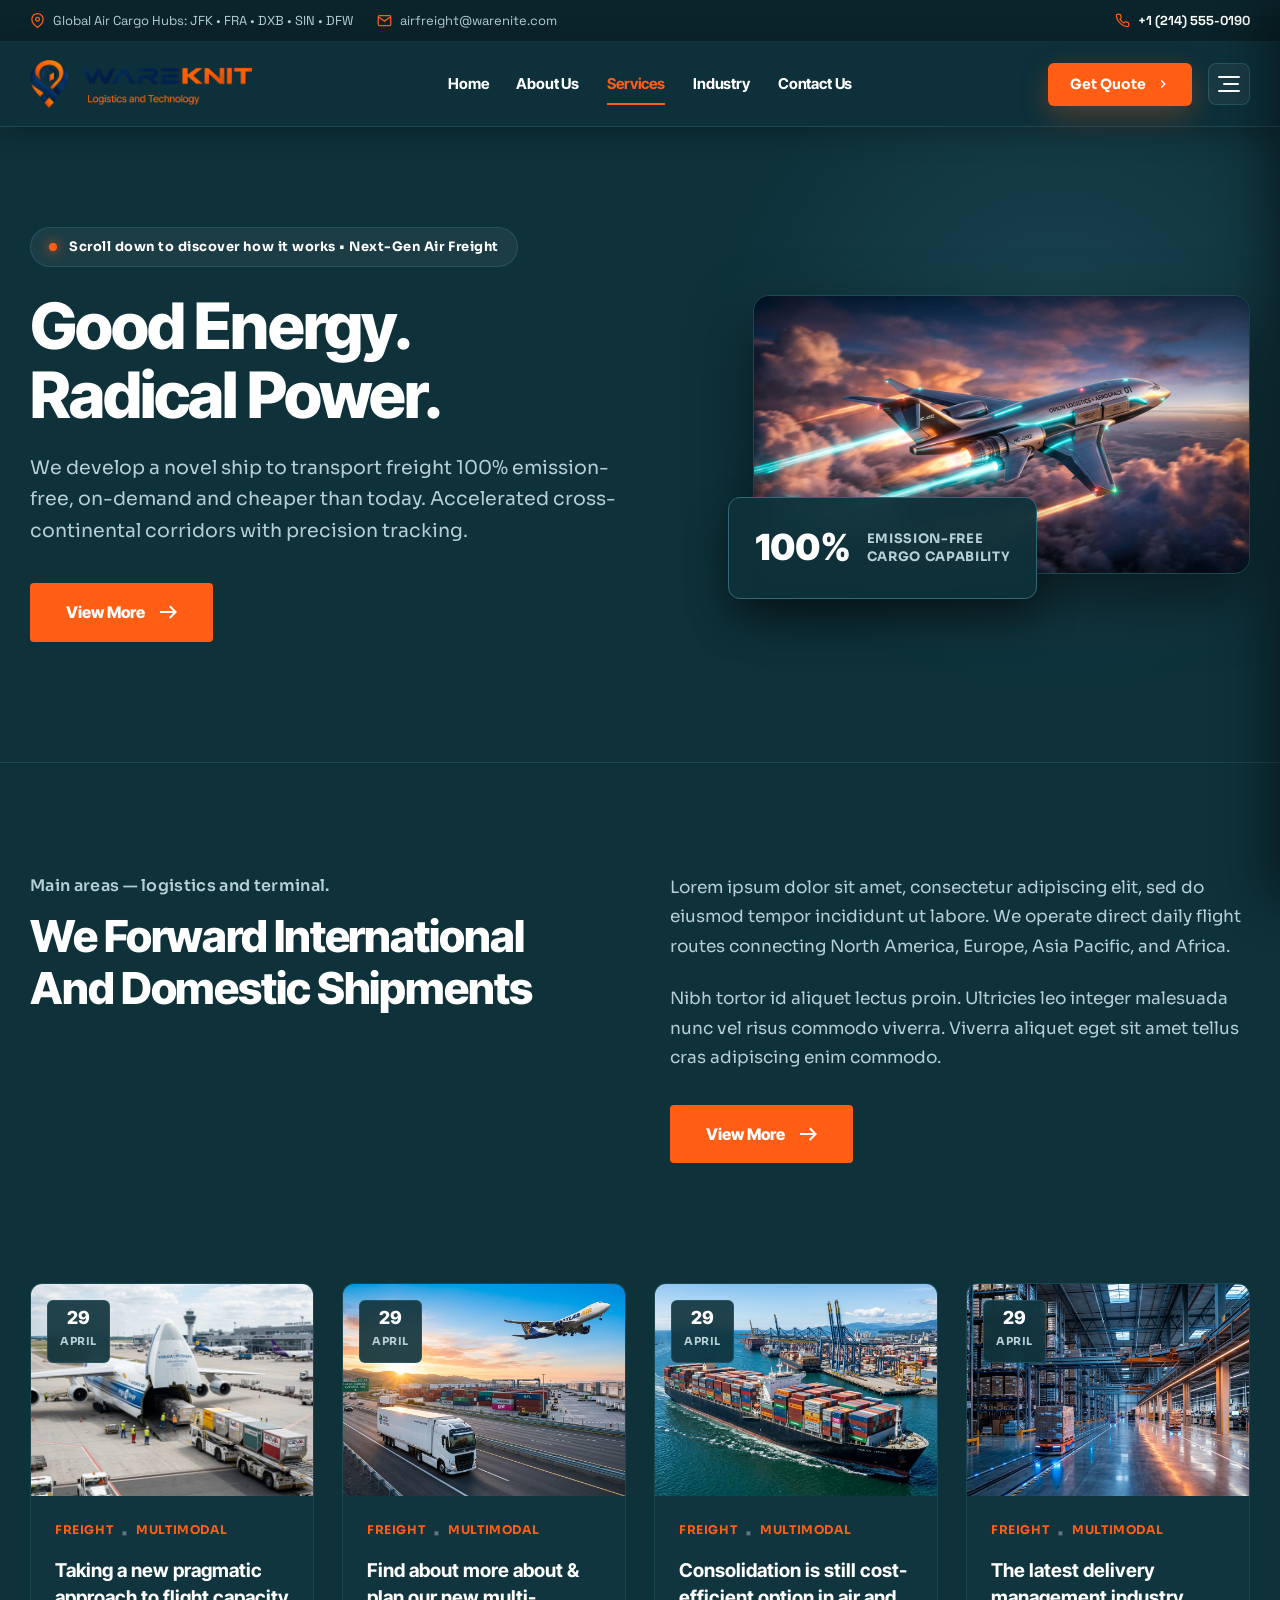
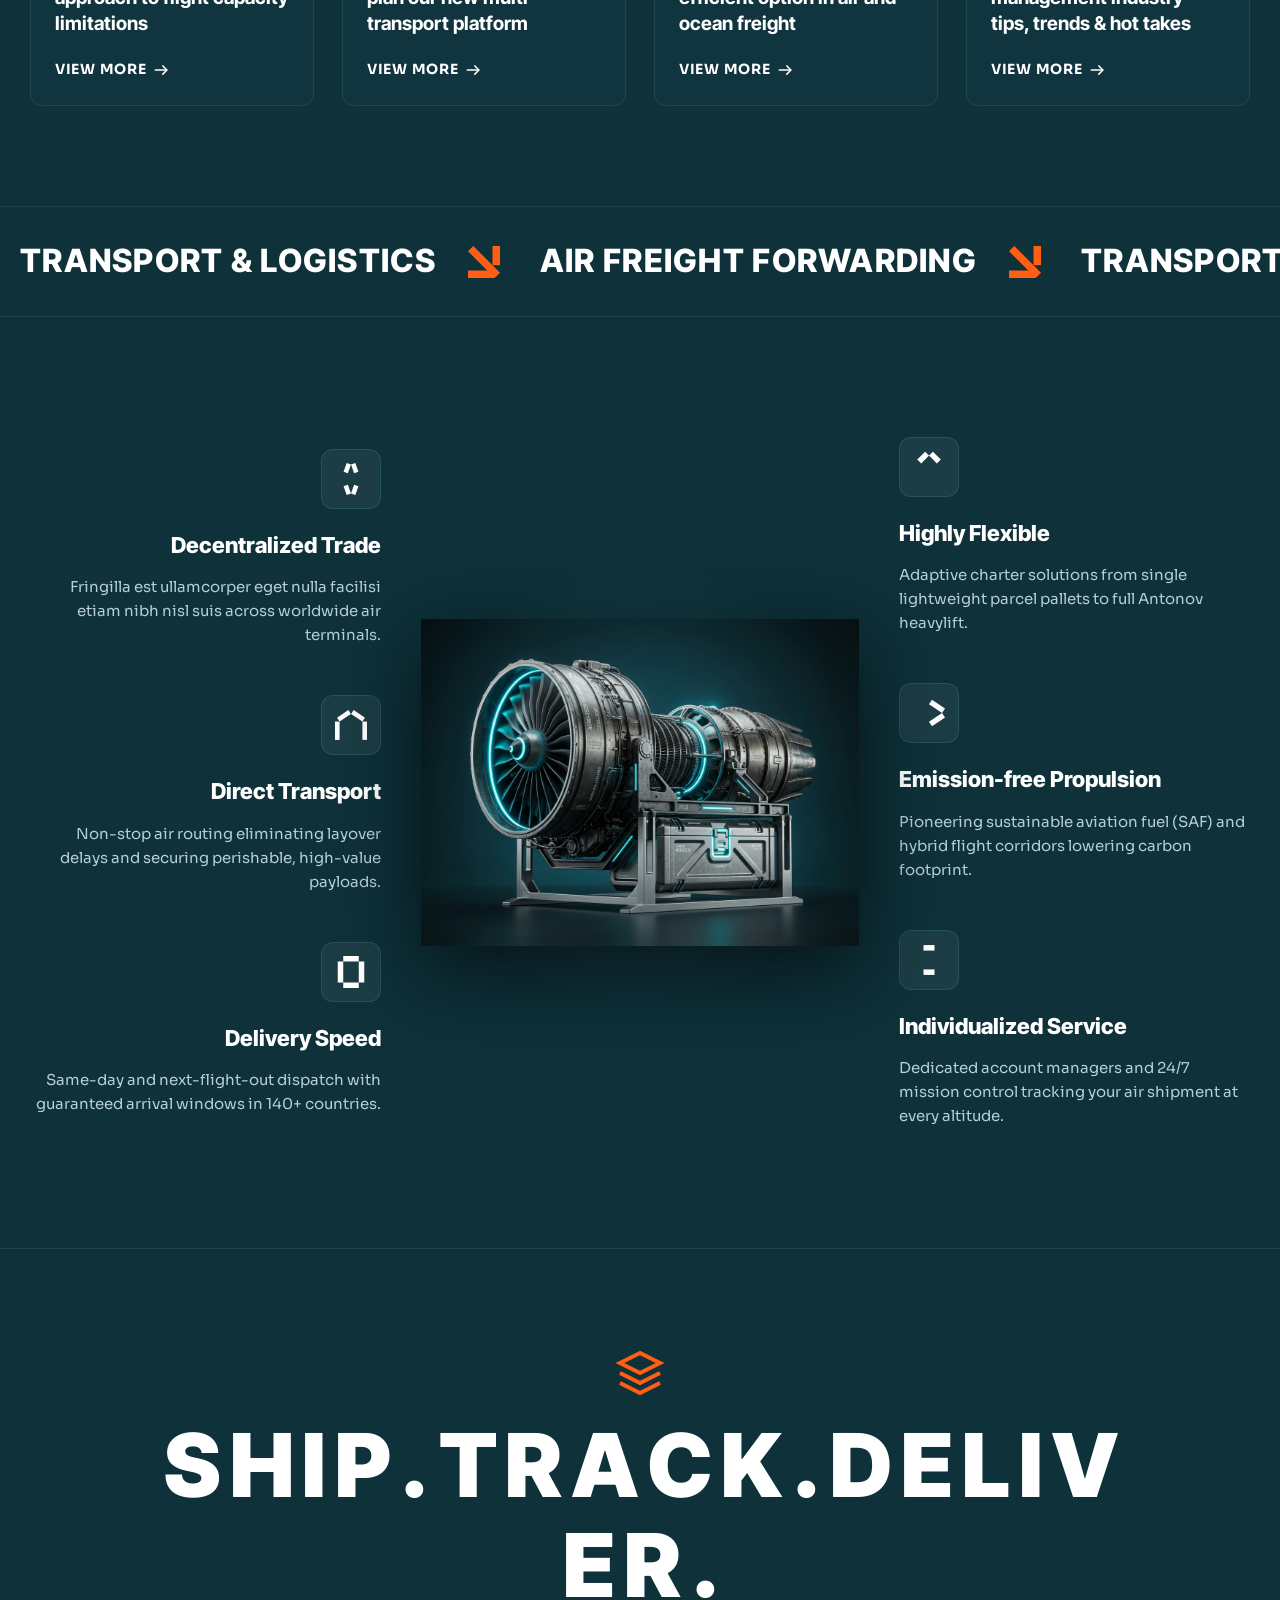
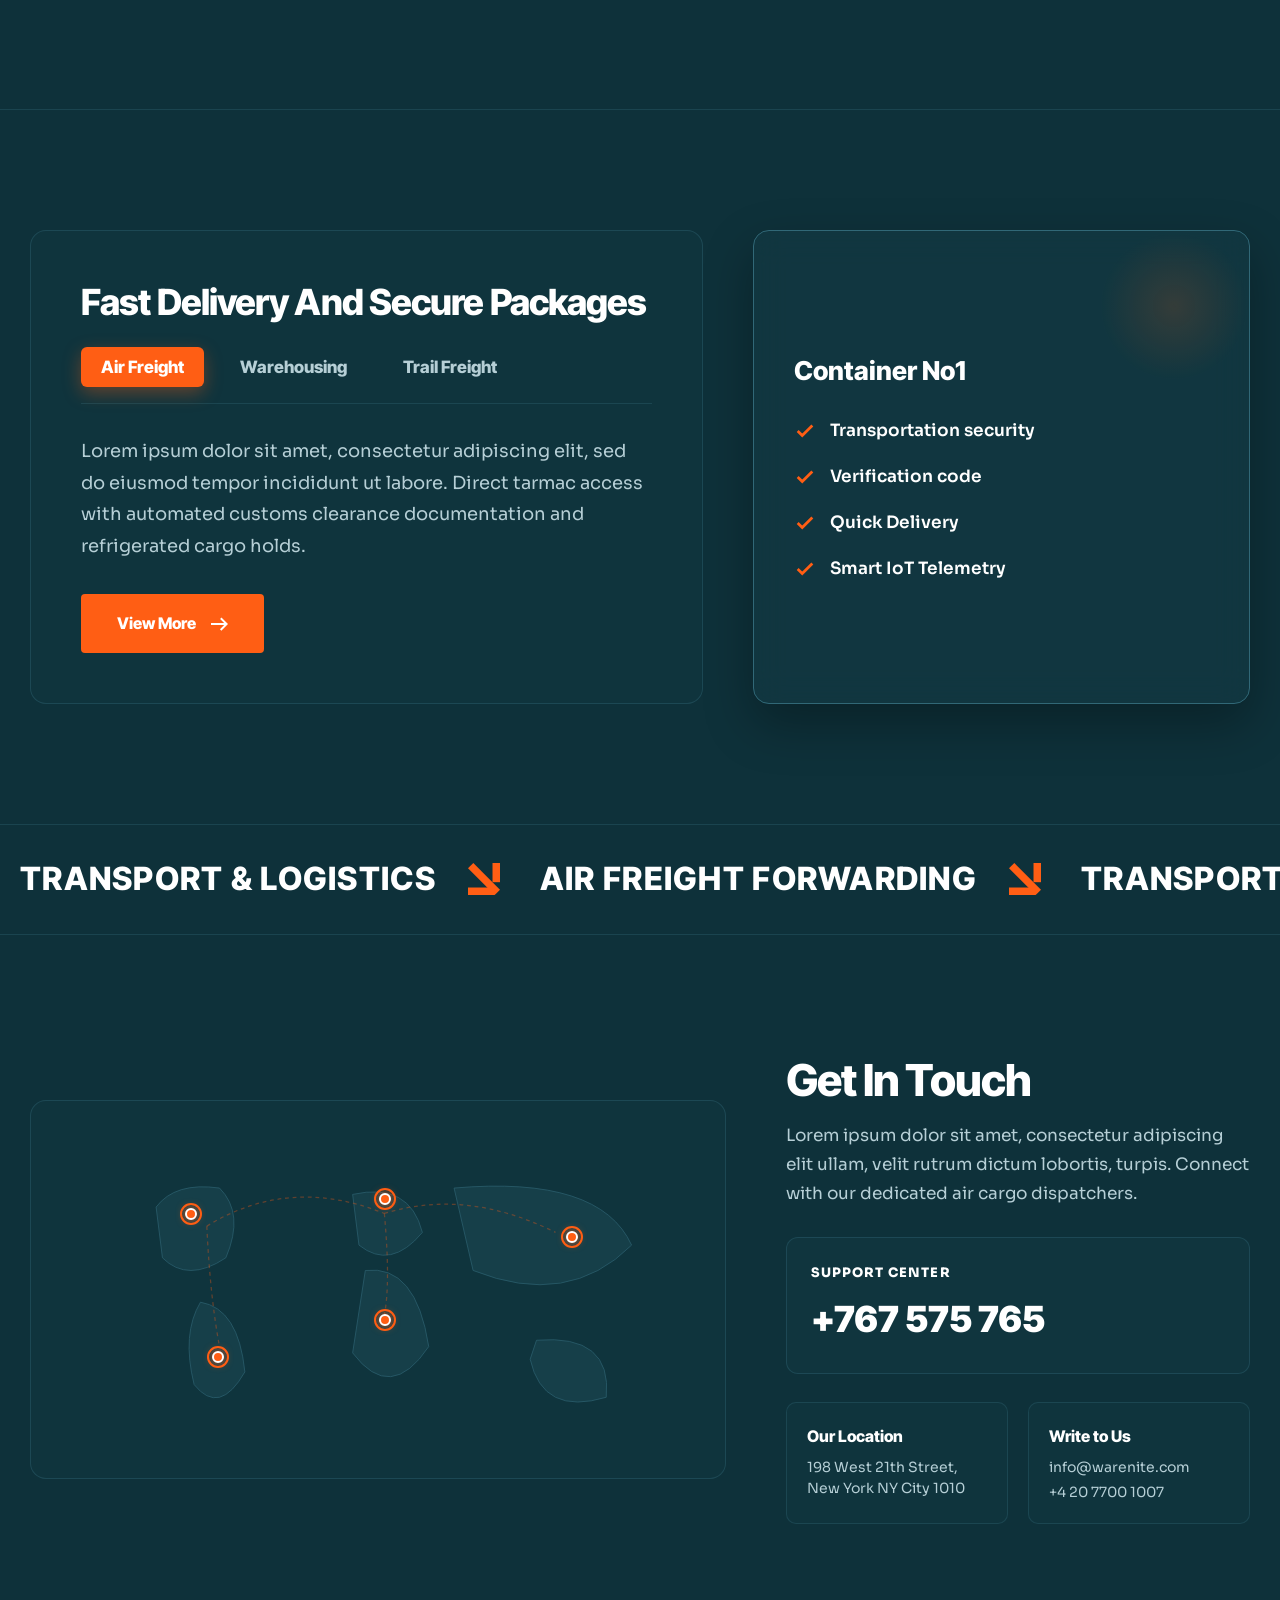
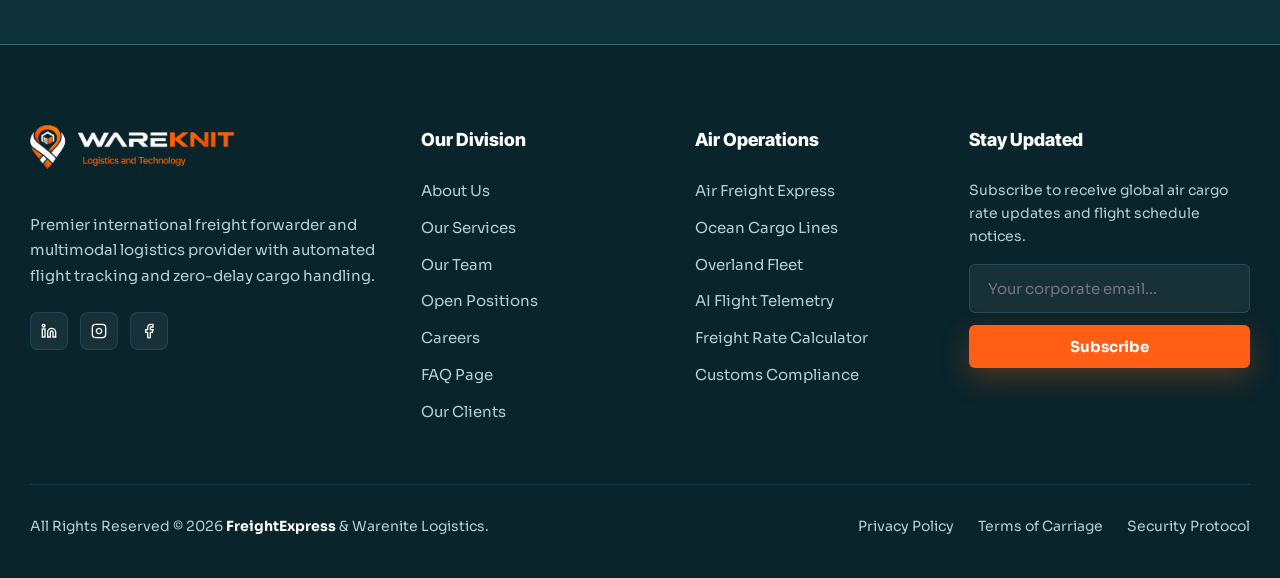
<file: air-freight.html>
<!DOCTYPE html>
<html lang="en">
<head>
  <meta charset="UTF-8">
  <meta name="viewport" content="width=device-width, initial-scale=1.0">
  <title>Air Freight – FreightExpress & Warenite Logistics</title>
  <meta name="description" content="We forward international and domestic shipments with 100% emission-free, on-demand speed and security across global air routes.">
  <link rel="stylesheet" href="css/style.css">
  <link rel="icon" type="image/png" href="images/favicon.png">
  <link rel="apple-touch-icon" href="images/apple-touch-icon.png">
</head>
<body class="fe-body">

  <!-- ================= TOPBAR (FreightExpress Dark Variant) ================= -->
  <aside class="topbar" style="background-color: #0A242B; border-bottom: 1px solid rgba(49, 104, 119, 0.3);">
    <div class="fe-container topbar-content">
      <div class="topbar-left">
        <div class="topbar-item">
          <svg viewBox="0 0 24 24" fill="none" stroke="currentColor" stroke-width="2"><path d="M21 10c0 7-9 13-9 13s-9-6-9-13a9 9 0 0118 0z"></path><circle cx="12" cy="10" r="3"></circle></svg>
          <span style="color: #B6CFD6;">Global Air Cargo Hubs: JFK • FRA • DXB • SIN • DFW</span>
        </div>
        <div class="topbar-item">
          <svg viewBox="0 0 24 24" fill="none" stroke="currentColor" stroke-width="2"><path d="M4 4h16c1.1 0 2 .9 2 2v12c0 1.1-.9 2-2 2H4c-1.1 0-2-.9-2-2V6c0-1.1.9-2 2-2z"></path><polyline points="22,6 12,13 2,6"></polyline></svg>
          <span style="color: #B6CFD6;">airfreight@warenite.com</span>
        </div>
      </div>
      <div class="topbar-right">
        <div class="topbar-item">
          <svg viewBox="0 0 24 24" fill="none" stroke="currentColor" stroke-width="2"><path d="M22 16.92v3a2 2 0 01-2.18 2 19.79 19.79 0 01-8.63-3.07 19.5 19.5 0 01-6-6 19.79 19.79 0 01-3.07-8.67A2 2 0 014.11 2h3a2 2 0 012 1.72 12.84 12.84 0 00.7 2.81 2 2 0 01-.45 2.11L8.09 9.91a16 16 0 006 6l1.27-1.27a2 2 0 012.11-.45 12.84 12.84 0 002.81.7A2 2 0 0122 16.92z"></path></svg>
          <a href="tel:+12145550190" class="topbar-link" style="color: #FFFFFF; font-weight: 700;">+1 (214) 555-0190</a>
        </div>
      </div>
    </div>
  </aside>

  <!-- ================= FIXED / STICKY HEADER ================= -->
  <header class="site-header header-dark">
    <div class="fe-container navbar">
      <!-- Brand Logo -->
      <a href="index.html" class="brand-logo" aria-label="Wareknit Home">
        <img src="images/logo.png" alt="Wareknit Logo" class="brand-logo-img">
      </a>

      <!-- Primary Navigation -->
      <nav class="nav-menu" aria-label="Primary Navigation">
        <a href="index.html" class="nav-link">Home</a>
        <a href="about.html" class="nav-link">About Us</a>
        <a href="services.html" class="nav-link active">Services</a>
        <a href="industries.html" class="nav-link">Industry</a>
        <a href="contact.html" class="nav-link">Contact Us</a>
      </nav>

      <!-- Header Actions -->
      <div class="header-actions">
        <!-- Get a Quote Button -->
        <a href="quote.html" class="btn btn-primary btn-sm" style="display: inline-flex;">
          <span>Get Quote</span>
          <svg width="14" height="14" viewBox="0 0 24 24" fill="none" stroke="currentColor" stroke-width="2.5"><polyline points="9 18 15 12 9 6"></polyline></svg>
        </a>

        <!-- Side-Area Hamburger Drawer Trigger -->
        <button class="header-icon-btn side-toggle-btn" id="sideAreaToggle" aria-label="Open Side Panel">
          <span class="side-toggle-line"></span>
          <span class="side-toggle-line"></span>
          <span class="side-toggle-line"></span>
        </button>

        <!-- Mobile Menu Trigger -->
        <button class="mobile-menu-btn" id="mobileMenuToggle" aria-label="Toggle Navigation">
          <svg width="24" height="24" viewBox="0 0 24 24" fill="none" stroke="#FFFFFF" stroke-width="2"><line x1="3" y1="12" x2="21" y2="12"></line><line x1="3" y1="6" x2="21" y2="6"></line><line x1="3" y1="18" x2="21" y2="18"></line></svg>
        </button>
      </div>
    </div>
  </header>

  <!-- ================= SEARCH MODAL OVERLAY ================= -->
  <div class="search-modal-overlay" id="searchModalOverlay">
    <div class="search-modal-container">
      <button class="search-modal-close-btn" id="searchModalClose" aria-label="Close Search">
        <svg width="20" height="20" viewBox="0 0 24 24" fill="none" stroke="currentColor" stroke-width="2"><line x1="18" y1="6" x2="6" y2="18"></line><line x1="6" y1="6" x2="18" y2="18"></line></svg>
      </button>
      <form id="headerSearchForm">
        <div class="search-input-group">
          <input type="text" class="search-input-field" id="headerSearchInput" placeholder="Type keywords: Air Freight, Ocean Cargo, Warehousing..." autocomplete="off">
          <button type="submit" class="search-submit-btn" aria-label="Submit search">
            <svg width="28" height="28" viewBox="0 0 24 24" fill="none" stroke="currentColor" stroke-width="2.5"><circle cx="11" cy="11" r="8"></circle><line x1="21" y1="21" x2="16.65" y2="16.65"></line></svg>
          </button>
        </div>
      </form>
      <div class="search-suggestions">
        <span style="color: #FFFFFF; font-size: 0.8125rem; font-weight: 700; text-transform: uppercase;">Quick Topics:</span>
        <button class="search-suggestion-pill">Air Freight</button>
        <button class="search-suggestion-pill">Ocean Cargo</button>
        <button class="search-suggestion-pill">Warehousing</button>
        <button class="search-suggestion-pill">Fast Quote</button>
        <button class="search-suggestion-pill">Customs Brokerage</button>
      </div>
    </div>
  </div>

  <!-- ================= SIDE-AREA SLIDING DRAWER ================= -->
  <div class="side-area-backdrop" id="sideAreaBackdrop"></div>
  <aside class="side-area-drawer" id="sideAreaDrawer">
    <div>
      <button class="side-area-close-btn" id="sideAreaClose" aria-label="Close Side Drawer">
        <svg width="20" height="20" viewBox="0 0 24 24" fill="none" stroke="currentColor" stroke-width="2"><line x1="18" y1="6" x2="6" y2="18"></line><line x1="6" y1="6" x2="18" y2="18"></line></svg>
      </button>

      <div class="side-area-header">
        <a href="index.html" class="brand-logo">
          <img src="images/logo_white.png" alt="Wareknit Logo" class="brand-logo-img">
        </a>
        <p class="side-area-description">
          Delivering seamless global multimodal freight, air express solutions, smart automated warehousing, and emission-free next-generation logistics systems.
        </p>
      </div>

      <nav class="side-area-nav">
        <a href="index.html"><span>Home</span> <span>&rarr;</span></a>
        <a href="about.html"><span>About Us</span> <span>&rarr;</span></a>
        <a href="services.html" style="color: var(--color-primary);"><span>Services</span> <span>&rarr;</span></a>
        <a href="industries.html"><span>Industry</span> <span>&rarr;</span></a>
        <a href="contact.html"><span>Contact Us</span> <span>&rarr;</span></a>
      </nav>

      <div class="side-area-contact-box">
        <div class="side-area-contact-title">Direct Inquiries</div>
        <div class="side-area-contact-item">
          <svg width="16" height="16" viewBox="0 0 24 24" fill="none" stroke="currentColor" stroke-width="2"><path d="M21 10c0 7-9 13-9 13s-9-6-9-13a9 9 0 0118 0z"></path><circle cx="12" cy="10" r="3"></circle></svg>
          <span>198 West 21th Street, New York NY City 10010</span>
        </div>
        <div class="side-area-contact-item">
          <svg width="16" height="16" viewBox="0 0 24 24" fill="none" stroke="currentColor" stroke-width="2"><path d="M22 16.92v3a2 2 0 01-2.18 2 19.79 19.79 0 01-8.63-3.07 19.5 19.5 0 01-6-6 19.79 19.79 0 01-3.07-8.67A2 2 0 014.11 2h3a2 2 0 012 1.72 12.84 12.84 0 00.7 2.81 2 2 0 01-.45 2.11L8.09 9.91a16 16 0 006 6l1.27-1.27a2 2 0 012.11-.45 12.84 12.84 0 002.81.7A2 2 0 0122 16.92z"></path></svg>
          <a href="tel:+767575765" style="color: #FFFFFF; font-weight: 700;">+767 575 765</a>
        </div>
        <div class="side-area-contact-item">
          <svg width="16" height="16" viewBox="0 0 24 24" fill="none" stroke="currentColor" stroke-width="2"><path d="M4 4h16c1.1 0 2 .9 2 2v12c0 1.1-.9 2-2 2H4c-1.1 0-2-.9-2-2V6c0-1.1.9-2 2-2z"></path><polyline points="22,6 12,13 2,6"></polyline></svg>
          <span>info@warenite.com</span>
        </div>
      </div>
    </div>

    <div>
      <div class="side-area-socials">
        <a href="https://linkedin.com" target="_blank" class="side-social-link" aria-label="LinkedIn">
          <svg width="16" height="16" viewBox="0 0 24 24" fill="none" stroke="currentColor" stroke-width="2"><path d="M16 8a6 6 0 0 1 6 6v7h-4v-7a2 2 0 0 0-2-2 2 2 0 0 0-2 2v7h-4v-7a6 6 0 0 1 6-6z"></path><rect x="2" y="9" width="4" height="12"></rect><circle cx="4" cy="4" r="2"></circle></svg>
        </a>
        <a href="https://instagram.com" target="_blank" class="side-social-link" aria-label="Instagram">
          <svg width="16" height="16" viewBox="0 0 24 24" fill="none" stroke="currentColor" stroke-width="2"><rect x="2" y="2" width="20" height="20" rx="5" ry="5"></rect><path d="M16 11.37A4 4 0 1 1 12.63 8 4 4 0 0 1 16 11.37z"></path><line x1="17.5" y1="6.5" x2="17.51" y2="6.5"></line></svg>
        </a>
        <a href="https://facebook.com" target="_blank" class="side-social-link" aria-label="Facebook">
          <svg width="16" height="16" viewBox="0 0 24 24" fill="none" stroke="currentColor" stroke-width="2"><path d="M18 2h-3a5 5 0 0 0-5 5v3H7v4h3v8h4v-8h3l1-4h-4V7a1 1 0 0 1 1-1h3z"></path></svg>
        </a>
      </div>
      <div style="font-size: 0.75rem; color: #64748B; margin-top: 15px;">
        © 2026 Warenite. All rights reserved.
      </div>
    </div>
  </aside>

  <!-- ================= MOBILE NAVIGATION DRAWER ================= -->
  <div class="mobile-nav-backdrop" id="mobileNavBackdrop"></div>
  <aside class="mobile-nav-drawer" id="mobileNavDrawer" style="background-color: #0E313A; color: #FFFFFF;">
    <div style="display: flex; justify-content: space-between; align-items: center;">
      <div class="brand-logo">
        <img src="images/logo_white.png" alt="Wareknit Logo" class="brand-logo-img">
      </div>
      <button id="mobileMenuClose" style="background: none; color: #FFFFFF; cursor: pointer;">
        <svg width="24" height="24" viewBox="0 0 24 24" fill="none" stroke="currentColor" stroke-width="2"><line x1="18" y1="6" x2="6" y2="18"></line><line x1="6" y1="6" x2="18" y2="18"></line></svg>
      </button>
    </div>
    <div style="display: flex; flex-direction: column; gap: 18px; margin-top: 25px;">
      <a href="index.html" class="nav-link" style="color: #FFFFFF;">Home</a>
      <a href="about.html" class="nav-link" style="color: #FFFFFF;">About Us</a>
      <a href="services.html" class="nav-link" style="color: var(--color-primary);">Services</a>
      <a href="industries.html" class="nav-link" style="color: #FFFFFF;">Industry</a>
      <a href="contact.html" class="nav-link" style="color: #FFFFFF;">Contact Us</a>
      <a href="quote.html" class="btn btn-primary" style="margin-top: 10px;">Get a Quote</a>
    </div>
  </aside>

  <!-- ================= SECTION 01: HERO SLIDER REVOLUTION AREA ================= -->
  <section class="fe-hero-section">
    <div class="fe-hero-bg-glow"></div>
    <div class="fe-container">
      <div class="fe-hero-grid">
        <div class="fe-hero-content">
          <div class="fe-hero-ticker">
            <span class="fe-hero-ticker-dot"></span>
            <span>Scroll down to discover how it works • Next-Gen Air Freight</span>
          </div>
          <h1 class="fe-hero-title">
            Good Energy.<br>Radical Power.
          </h1>
          <p class="fe-hero-desc">
            We develop a novel ship to transport freight 100% emission-free, on-demand and cheaper than today. Accelerated cross-continental corridors with precision tracking.
          </p>
          <a href="#intro" class="fe-btn-arrow">
            <span>View More</span>
            <svg width="18" height="18" viewBox="0 0 18.476 18.044"><g transform="translate(9.007 0.992) rotate(45)"><path d="M0,11.312,11.377,0" transform="translate(0 0.011)" fill="none" stroke="currentColor" stroke-width="2"/><path d="M8.466,8.661V0H0" transform="translate(2.925 0)" fill="none" stroke="currentColor" stroke-width="2"/></g></svg>
          </a>
        </div>

        <div class="fe-hero-media">
          <div class="fe-hero-image-wrapper">
            <img src="images/air_freight_hero.jpg" alt="Futuristic Air Freight Cargo Transport" class="fe-hero-img">
          </div>
          <div class="fe-hero-stat-badge">
            <div class="fe-stat-number">100%</div>
            <div class="fe-stat-text">Emission-Free<br>Cargo Capability</div>
          </div>
        </div>
      </div>
    </div>
  </section>

  <!-- ================= SECTION 02: DUAL-COLUMN SHIPMENTS INTRO ================= -->
  <section class="fe-intro-section" id="intro">
    <div class="fe-container">
      <div class="fe-intro-grid">
        <div class="fe-intro-left">
          <span class="fe-subtitle">Main areas — logistics and terminal.</span>
          <h2 class="fe-heading">
            We Forward International And Domestic Shipments
          </h2>
        </div>

        <div class="fe-intro-right">
          <p>
            Lorem ipsum dolor sit amet, consectetur adipiscing elit, sed do eiusmod tempor incididunt ut labore. We operate direct daily flight routes connecting North America, Europe, Asia Pacific, and Africa.
          </p>
          <p>
            Nibh tortor id aliquet lectus proin. Ultricies leo integer malesuada nunc vel risus commodo viverra. Viverra aliquet eget sit amet tellus cras adipiscing enim commodo.
          </p>
          <a href="quote.html" class="fe-btn-arrow" style="margin-top: 10px;">
            <span>View More</span>
            <svg width="18" height="18" viewBox="0 0 18.476 18.044"><g transform="translate(9.007 0.992) rotate(45)"><path d="M0,11.312,11.377,0" transform="translate(0 0.011)" fill="none" stroke="currentColor" stroke-width="2"/><path d="M8.466,8.661V0H0" transform="translate(2.925 0)" fill="none" stroke="currentColor" stroke-width="2"/></g></svg>
          </a>
        </div>
      </div>
    </div>
  </section>

  <!-- ================= SECTION 03: FEATURED AIR FREIGHT & MULTIMODAL BLOG CAROUSEL ================= -->
  <section class="fe-blog-section">
    <div class="fe-container">
      <div class="fe-blog-grid">
        <!-- Post 1 -->
        <article class="fe-blog-card">
          <div class="fe-blog-media">
            <img src="images/project_air.jpg" alt="Air Freight Flight Limitations">
            <div class="fe-blog-date-badge">
              <span class="fe-blog-date-day">29</span>
              <span class="fe-blog-date-month">April</span>
            </div>
          </div>
          <div class="fe-blog-content">
            <div class="fe-blog-tags">
              <span class="fe-blog-tag">Freight</span>
              <span style="color: #64748B;">•</span>
              <span class="fe-blog-tag">Multimodal</span>
            </div>
            <h3 class="fe-blog-title">Taking a new pragmatic approach to flight capacity limitations</h3>
            <a href="services.html" class="fe-blog-link">
              <span>View More</span>
              <svg width="14" height="14" viewBox="0 0 18.476 18.044"><g transform="translate(9.007 0.992) rotate(45)"><path d="M0,11.312,11.377,0" fill="none" stroke="currentColor" stroke-width="2"/><path d="M8.466,8.661V0H0" transform="translate(2.925 0)" fill="none" stroke="currentColor" stroke-width="2"/></g></svg>
            </a>
          </div>
        </article>

        <!-- Post 2 -->
        <article class="fe-blog-card">
          <div class="fe-blog-media">
            <img src="images/logixo_hero_1.jpg" alt="Multi-transport platform">
            <div class="fe-blog-date-badge">
              <span class="fe-blog-date-day">29</span>
              <span class="fe-blog-date-month">April</span>
            </div>
          </div>
          <div class="fe-blog-content">
            <div class="fe-blog-tags">
              <span class="fe-blog-tag">Freight</span>
              <span style="color: #64748B;">•</span>
              <span class="fe-blog-tag">Multimodal</span>
            </div>
            <h3 class="fe-blog-title">Find about more about & plan our new multi-transport platform</h3>
            <a href="services.html" class="fe-blog-link">
              <span>View More</span>
              <svg width="14" height="14" viewBox="0 0 18.476 18.044"><g transform="translate(9.007 0.992) rotate(45)"><path d="M0,11.312,11.377,0" fill="none" stroke="currentColor" stroke-width="2"/><path d="M8.466,8.661V0H0" transform="translate(2.925 0)" fill="none" stroke="currentColor" stroke-width="2"/></g></svg>
            </a>
          </div>
        </article>

        <!-- Post 3 -->
        <article class="fe-blog-card">
          <div class="fe-blog-media">
            <img src="images/logixo_ocean.jpg" alt="Consolidation in Air Freight">
            <div class="fe-blog-date-badge">
              <span class="fe-blog-date-day">29</span>
              <span class="fe-blog-date-month">April</span>
            </div>
          </div>
          <div class="fe-blog-content">
            <div class="fe-blog-tags">
              <span class="fe-blog-tag">Freight</span>
              <span style="color: #64748B;">•</span>
              <span class="fe-blog-tag">Multimodal</span>
            </div>
            <h3 class="fe-blog-title">Consolidation is still cost-efficient option in air and ocean freight</h3>
            <a href="services.html" class="fe-blog-link">
              <span>View More</span>
              <svg width="14" height="14" viewBox="0 0 18.476 18.044"><g transform="translate(9.007 0.992) rotate(45)"><path d="M0,11.312,11.377,0" fill="none" stroke="currentColor" stroke-width="2"/><path d="M8.466,8.661V0H0" transform="translate(2.925 0)" fill="none" stroke="currentColor" stroke-width="2"/></g></svg>
            </a>
          </div>
        </article>

        <!-- Post 4 -->
        <article class="fe-blog-card">
          <div class="fe-blog-media">
            <img src="images/hero_warehouse.jpg" alt="Delivery management tips">
            <div class="fe-blog-date-badge">
              <span class="fe-blog-date-day">29</span>
              <span class="fe-blog-date-month">April</span>
            </div>
          </div>
          <div class="fe-blog-content">
            <div class="fe-blog-tags">
              <span class="fe-blog-tag">Freight</span>
              <span style="color: #64748B;">•</span>
              <span class="fe-blog-tag">Multimodal</span>
            </div>
            <h3 class="fe-blog-title">The latest delivery management industry tips, trends & hot takes</h3>
            <a href="services.html" class="fe-blog-link">
              <span>View More</span>
              <svg width="14" height="14" viewBox="0 0 18.476 18.044"><g transform="translate(9.007 0.992) rotate(45)"><path d="M0,11.312,11.377,0" fill="none" stroke="currentColor" stroke-width="2"/><path d="M8.466,8.661V0H0" transform="translate(2.925 0)" fill="none" stroke="currentColor" stroke-width="2"/></g></svg>
            </a>
          </div>
        </article>
      </div>
    </div>
  </section>

  <!-- ================= SECTION 04: CONTINUOUS TEXT MARQUEE 1 ================= -->
  <div class="fe-marquee-wrapper">
    <div class="fe-marquee-track">
      <div class="fe-marquee-item">
        <span class="fe-marquee-text">Transport & Logistics</span>
        <span class="fe-marquee-arrow"><svg xmlns="http://www.w3.org/2000/svg" width="32" height="32" viewBox="0 0 35.952 35.952"><g transform="translate(20.951 -15.002) rotate(45)"><rect width="8.413" height="42.432" transform="translate(0 29.629) rotate(-90)" fill="#FF5E14"/><rect width="8.413" height="30.041" transform="translate(21.216 50.844) rotate(-135)" fill="#FF5E14"/><rect width="8.413" height="21.555" transform="translate(15.267 5.949) rotate(-45)" fill="#FF5E14"/></g></svg></span>
      </div>
      <div class="fe-marquee-item">
        <span class="fe-marquee-text">Air Freight Forwarding</span>
        <span class="fe-marquee-arrow"><svg xmlns="http://www.w3.org/2000/svg" width="32" height="32" viewBox="0 0 35.952 35.952"><g transform="translate(20.951 -15.002) rotate(45)"><rect width="8.413" height="42.432" transform="translate(0 29.629) rotate(-90)" fill="#FF5E14"/><rect width="8.413" height="30.041" transform="translate(21.216 50.844) rotate(-135)" fill="#FF5E14"/><rect width="8.413" height="21.555" transform="translate(15.267 5.949) rotate(-45)" fill="#FF5E14"/></g></svg></span>
      </div>
      <div class="fe-marquee-item">
        <span class="fe-marquee-text">Transport & Logistics</span>
        <span class="fe-marquee-arrow"><svg xmlns="http://www.w3.org/2000/svg" width="32" height="32" viewBox="0 0 35.952 35.952"><g transform="translate(20.951 -15.002) rotate(45)"><rect width="8.413" height="42.432" transform="translate(0 29.629) rotate(-90)" fill="#FF5E14"/><rect width="8.413" height="30.041" transform="translate(21.216 50.844) rotate(-135)" fill="#FF5E14"/><rect width="8.413" height="21.555" transform="translate(15.267 5.949) rotate(-45)" fill="#FF5E14"/></g></svg></span>
      </div>
      <div class="fe-marquee-item">
        <span class="fe-marquee-text">Autonomous Supply Chain</span>
        <span class="fe-marquee-arrow"><svg xmlns="http://www.w3.org/2000/svg" width="32" height="32" viewBox="0 0 35.952 35.952"><g transform="translate(20.951 -15.002) rotate(45)"><rect width="8.413" height="42.432" transform="translate(0 29.629) rotate(-90)" fill="#FF5E14"/><rect width="8.413" height="30.041" transform="translate(21.216 50.844) rotate(-135)" fill="#FF5E14"/><rect width="8.413" height="21.555" transform="translate(15.267 5.949) rotate(-45)" fill="#FF5E14"/></g></svg></span>
      </div>
      <div class="fe-marquee-item">
        <span class="fe-marquee-text">Transport & Logistics</span>
        <span class="fe-marquee-arrow"><svg xmlns="http://www.w3.org/2000/svg" width="32" height="32" viewBox="0 0 35.952 35.952"><g transform="translate(20.951 -15.002) rotate(45)"><rect width="8.413" height="42.432" transform="translate(0 29.629) rotate(-90)" fill="#FF5E14"/><rect width="8.413" height="30.041" transform="translate(21.216 50.844) rotate(-135)" fill="#FF5E14"/><rect width="8.413" height="21.555" transform="translate(15.267 5.949) rotate(-45)" fill="#FF5E14"/></g></svg></span>
      </div>
    </div>
  </div>

  <!-- ================= SECTION 05: 6-POINT SYMMETRIC ITEM SHOWCASE GRID ================= -->
  <section class="fe-showcase-section">
    <div class="fe-container">
      <div class="fe-showcase-grid">
        <!-- Left Column: 3 Items -->
        <div class="fe-showcase-col col-left">
          <!-- Item 1 -->
          <div class="fe-showcase-item">
            <div class="fe-showcase-icon-box">
              <svg xmlns="http://www.w3.org/2000/svg" width="32" height="32" viewBox="0 0 37.05 36.932">
                <g transform="translate(2373.996 3599.519)">
                  <rect width="10.598" height="5.299" transform="translate(-2350.491 -3599.519) rotate(70)" fill="currentColor"/>
                  <rect width="10.598" height="5.299" transform="translate(-2355.471 -3597.707) rotate(110)" fill="currentColor"/>
                  <rect width="10.598" height="5.299" transform="translate(-2355.471 -3564.4) rotate(-70)" fill="currentColor"/>
                  <rect width="10.598" height="5.299" transform="translate(-2360.45 -3562.587) rotate(-110)" fill="currentColor"/>
                </g>
              </svg>
            </div>
            <h4 class="fe-showcase-item-title">Decentralized Trade</h4>
            <p class="fe-showcase-item-desc">Fringilla est ullamcorper eget nulla facilisi etiam nibh nisl suis across worldwide air terminals.</p>
          </div>

          <!-- Item 2 -->
          <div class="fe-showcase-item">
            <div class="fe-showcase-icon-box">
              <svg xmlns="http://www.w3.org/2000/svg" width="32" height="32" viewBox="0 0 37.356 34.809">
                <g transform="translate(1549 2448.322)">
                  <rect width="5.36" height="21.439" transform="translate(-1549 -2434.951)" fill="currentColor"/>
                  <rect width="5.36" height="15.917" transform="matrix(0.559, 0.829, -0.829, 0.559, -1533.412, -2448.322)" fill="currentColor"/>
                  <rect width="5.36" height="15.917" transform="translate(-1514.011 -2439.421) rotate(124)" fill="currentColor"/>
                  <rect width="5.36" height="21.439" transform="translate(-1517.004 -2434.951)" fill="currentColor"/>
                </g>
              </svg>
            </div>
            <h4 class="fe-showcase-item-title">Direct Transport</h4>
            <p class="fe-showcase-item-desc">Non-stop air routing eliminating layover delays and securing perishable, high-value payloads.</p>
          </div>

          <!-- Item 3 -->
          <div class="fe-showcase-item">
            <div class="fe-showcase-icon-box">
              <svg xmlns="http://www.w3.org/2000/svg" width="28" height="32" viewBox="0 0 29 35">
                <g transform="translate(2972 2439.191)">
                  <rect width="17" height="6" transform="translate(-2966 -2439.191)" fill="currentColor"/>
                  <rect width="17" height="6" transform="translate(-2966 -2410.191)" fill="currentColor"/>
                  <rect width="6" height="23" transform="translate(-2972 -2433.191)" fill="currentColor"/>
                  <rect width="6" height="23" transform="translate(-2949 -2433.191)" fill="currentColor"/>
                </g>
              </svg>
            </div>
            <h4 class="fe-showcase-item-title">Delivery Speed</h4>
            <p class="fe-showcase-item-desc">Same-day and next-flight-out dispatch with guaranteed arrival windows in 140+ countries.</p>
          </div>
        </div>

        <!-- Center Column: 3D Cargo Turbine Visual -->
        <div class="fe-showcase-center-media">
          <div class="fe-showcase-center-glow"></div>
          <img src="images/cargo_turbine_3d.jpg" alt="3D Aerospace Cargo Propulsion System" class="fe-showcase-center-img">
        </div>

        <!-- Right Column: 3 Items -->
        <div class="fe-showcase-col col-right">
          <!-- Item 4 -->
          <div class="fe-showcase-item">
            <div class="fe-showcase-icon-box">
              <svg xmlns="http://www.w3.org/2000/svg" width="32" height="32" viewBox="0 0 38.446 36.931">
                <g transform="translate(-1355.682 -1340.13)">
                  <rect width="13.322" height="6.661" transform="translate(1360.825 1349.55) rotate(-45)" fill="currentColor"/>
                  <rect width="13.322" height="6.661" transform="translate(1379.665 1340.13) rotate(45)" fill="currentColor"/>
                </g>
              </svg>
            </div>
            <h4 class="fe-showcase-item-title">Highly Flexible</h4>
            <p class="fe-showcase-item-desc">Adaptive charter solutions from single lightweight parcel pallets to full Antonov heavylift.</p>
          </div>

          <!-- Item 5 -->
          <div class="fe-showcase-item">
            <div class="fe-showcase-icon-box">
              <svg xmlns="http://www.w3.org/2000/svg" width="32" height="32" viewBox="0 0 42.305 34.81">
                <g transform="translate(1534.424 3128.344)">
                  <rect width="20.761" height="6.991" transform="matrix(0.829, 0.559, -0.559, 0.829, -1509.33, -3128.344)" fill="currentColor"/>
                  <rect width="20.761" height="6.991" transform="translate(-1513.239 -3099.329) rotate(-34)" fill="currentColor"/>
                </g>
              </svg>
            </div>
            <h4 class="fe-showcase-item-title">Emission-free Propulsion</h4>
            <p class="fe-showcase-item-desc">Pioneering sustainable aviation fuel (SAF) and hybrid flight corridors lowering carbon footprint.</p>
          </div>

          <!-- Item 6 -->
          <div class="fe-showcase-item">
            <div class="fe-showcase-icon-box">
              <svg xmlns="http://www.w3.org/2000/svg" width="32" height="32" viewBox="0 0 37.322 34.809">
                <g transform="translate(2259.943 2418.5)">
                  <rect width="12.835" height="6.417" transform="translate(-2234.865 -2412.083) rotate(180)" fill="currentColor"/>
                  <rect width="12.835" height="6.417" transform="translate(-2234.865 -2383.691) rotate(180)" fill="currentColor"/>
                </g>
              </svg>
            </div>
            <h4 class="fe-showcase-item-title">Individualized Service</h4>
            <p class="fe-showcase-item-desc">Dedicated account managers and 24/7 mission control tracking your air shipment at every altitude.</p>
          </div>
        </div>
      </div>
    </div>
  </section>

  <!-- ================= SECTION 06: FULL-WIDTH TYPOGRAPHY BANNER ================= -->
  <section class="fe-banner-section">
    <div class="fe-container">
      <div class="fe-banner-inner">
        <div class="fe-banner-badge-icon">
          <svg width="48" height="48" viewBox="0 0 24 24" fill="none" stroke="#FF5E14" stroke-width="2"><polygon points="12 2 2 7 12 12 22 7 12 2"></polygon><polyline points="2 17 12 22 22 17"></polyline><polyline points="2 12 12 17 22 12"></polyline></svg>
        </div>
        <h2 class="fe-banner-title">
          <span>S</span><span>h</span><span>i</span><span>p</span><span>.</span>
          <span>T</span><span>r</span><span>a</span><span>c</span><span>k</span><span>.</span>
          <span>D</span><span>e</span><span>l</span><span>i</span><span>v</span><span>e</span><span>r</span><span>.</span>
        </h2>
      </div>
    </div>
  </section>

  <!-- ================= SECTION 07: INTERACTIVE 3-TAB CONTAINER & FROSTED BLUR BOX ================= -->
  <section class="fe-tabs-section">
    <div class="fe-container">
      <div class="fe-tabs-layout">
        <!-- Left Tab Container -->
        <div class="fe-tabs-left-box">
          <h3 class="fe-heading" style="font-size: 2.25rem; margin-bottom: 24px;">
            Fast Delivery And Secure Packages
          </h3>

          <div class="fe-tabs-nav">
            <button class="fe-tab-btn active" data-tab="tabAirFreight">Air Freight</button>
            <button class="fe-tab-btn" data-tab="tabWarehousing">Warehousing</button>
            <button class="fe-tab-btn" data-tab="tabTrailFreight">Trail Freight</button>
          </div>

          <!-- Tab Content 1: Air Freight -->
          <div class="fe-tab-pane active" id="tabAirFreight">
            <p>
              Lorem ipsum dolor sit amet, consectetur adipiscing elit, sed do eiusmod tempor incididunt ut labore. Direct tarmac access with automated customs clearance documentation and refrigerated cargo holds.
            </p>
            <a href="quote.html" class="fe-btn-arrow">
              <span>View More</span>
              <svg width="18" height="18" viewBox="0 0 18.476 18.044"><g transform="translate(9.007 0.992) rotate(45)"><path d="M0,11.312,11.377,0" fill="none" stroke="currentColor" stroke-width="2"/><path d="M8.466,8.661V0H0" transform="translate(2.925 0)" fill="none" stroke="currentColor" stroke-width="2"/></g></svg>
            </a>
          </div>

          <!-- Tab Content 2: Warehousing -->
          <div class="fe-tab-pane" id="tabWarehousing">
            <p>
              Ante in nibh mauris cursus mattis. Quis lectus nulla at volutpat diam ut venenatis tellus. Aliquam ut porttitor leo a diam sollicitudin tempor id eu nisl. Robotic sorting and climate control.
            </p>
            <a href="services.html#warehousing" class="fe-btn-arrow">
              <span>View More</span>
              <svg width="18" height="18" viewBox="0 0 18.476 18.044"><g transform="translate(9.007 0.992) rotate(45)"><path d="M0,11.312,11.377,0" fill="none" stroke="currentColor" stroke-width="2"/><path d="M8.466,8.661V0H0" transform="translate(2.925 0)" fill="none" stroke="currentColor" stroke-width="2"/></g></svg>
            </a>
          </div>

          <!-- Tab Content 3: Trail Freight -->
          <div class="fe-tab-pane" id="tabTrailFreight">
            <p>
              Massa tempor nec feugiat nisl pretium fusce id velit. At tempor commodo ullamcorper a lacus vestibulum sed arcu. Integrated intermodal rail and land trailers bridging every airport terminal.
            </p>
            <a href="services.html#road" class="fe-btn-arrow">
              <span>View More</span>
              <svg width="18" height="18" viewBox="0 0 18.476 18.044"><g transform="translate(9.007 0.992) rotate(45)"><path d="M0,11.312,11.377,0" fill="none" stroke="currentColor" stroke-width="2"/><path d="M8.466,8.661V0H0" transform="translate(2.925 0)" fill="none" stroke="currentColor" stroke-width="2"/></g></svg>
            </a>
          </div>
        </div>

        <!-- Right Container: Frosted Glass Container No1 -->
        <div class="fe-container-box">
          <h4>Container No1</h4>
          <div class="fe-checklist">
            <div class="fe-checklist-item">
              <svg width="22" height="22" viewBox="0 0 24 24" fill="none" stroke="currentColor" stroke-width="3"><polyline points="20 6 9 17 4 12"></polyline></svg>
              <span>Transportation security</span>
            </div>
            <div class="fe-checklist-item">
              <svg width="22" height="22" viewBox="0 0 24 24" fill="none" stroke="currentColor" stroke-width="3"><polyline points="20 6 9 17 4 12"></polyline></svg>
              <span>Verification code</span>
            </div>
            <div class="fe-checklist-item">
              <svg width="22" height="22" viewBox="0 0 24 24" fill="none" stroke="currentColor" stroke-width="3"><polyline points="20 6 9 17 4 12"></polyline></svg>
              <span>Quick Delivery</span>
            </div>
            <div class="fe-checklist-item">
              <svg width="22" height="22" viewBox="0 0 24 24" fill="none" stroke="currentColor" stroke-width="3"><polyline points="20 6 9 17 4 12"></polyline></svg>
              <span>Smart IoT Telemetry</span>
            </div>
          </div>
        </div>
      </div>
    </div>
  </section>

  <!-- ================= SECTION 08: CONTINUOUS TEXT MARQUEE 2 ================= -->
  <div class="fe-marquee-wrapper" style="border-bottom: none;">
    <div class="fe-marquee-track">
      <div class="fe-marquee-item">
        <span class="fe-marquee-text">Transport & Logistics</span>
        <span class="fe-marquee-arrow"><svg xmlns="http://www.w3.org/2000/svg" width="32" height="32" viewBox="0 0 35.952 35.952"><g transform="translate(20.951 -15.002) rotate(45)"><rect width="8.413" height="42.432" transform="translate(0 29.629) rotate(-90)" fill="#FF5E14"/><rect width="8.413" height="30.041" transform="translate(21.216 50.844) rotate(-135)" fill="#FF5E14"/><rect width="8.413" height="21.555" transform="translate(15.267 5.949) rotate(-45)" fill="#FF5E14"/></g></svg></span>
      </div>
      <div class="fe-marquee-item">
        <span class="fe-marquee-text">Air Freight Forwarding</span>
        <span class="fe-marquee-arrow"><svg xmlns="http://www.w3.org/2000/svg" width="32" height="32" viewBox="0 0 35.952 35.952"><g transform="translate(20.951 -15.002) rotate(45)"><rect width="8.413" height="42.432" transform="translate(0 29.629) rotate(-90)" fill="#FF5E14"/><rect width="8.413" height="30.041" transform="translate(21.216 50.844) rotate(-135)" fill="#FF5E14"/><rect width="8.413" height="21.555" transform="translate(15.267 5.949) rotate(-45)" fill="#FF5E14"/></g></svg></span>
      </div>
      <div class="fe-marquee-item">
        <span class="fe-marquee-text">Transport & Logistics</span>
        <span class="fe-marquee-arrow"><svg xmlns="http://www.w3.org/2000/svg" width="32" height="32" viewBox="0 0 35.952 35.952"><g transform="translate(20.951 -15.002) rotate(45)"><rect width="8.413" height="42.432" transform="translate(0 29.629) rotate(-90)" fill="#FF5E14"/><rect width="8.413" height="30.041" transform="translate(21.216 50.844) rotate(-135)" fill="#FF5E14"/><rect width="8.413" height="21.555" transform="translate(15.267 5.949) rotate(-45)" fill="#FF5E14"/></g></svg></span>
      </div>
      <div class="fe-marquee-item">
        <span class="fe-marquee-text">Autonomous Supply Chain</span>
        <span class="fe-marquee-arrow"><svg xmlns="http://www.w3.org/2000/svg" width="32" height="32" viewBox="0 0 35.952 35.952"><g transform="translate(20.951 -15.002) rotate(45)"><rect width="8.413" height="42.432" transform="translate(0 29.629) rotate(-90)" fill="#FF5E14"/><rect width="8.413" height="30.041" transform="translate(21.216 50.844) rotate(-135)" fill="#FF5E14"/><rect width="8.413" height="21.555" transform="translate(15.267 5.949) rotate(-45)" fill="#FF5E14"/></g></svg></span>
      </div>
    </div>
  </div>

  <!-- ================= SECTION 09: GLOBAL WORLD MAP WITH PULSING HOTSPOTS ================= -->
  <section class="fe-map-section">
    <div class="fe-container">
      <div class="fe-map-grid">
        <!-- World Map Canvas with 5 Pins -->
        <div class="fe-map-canvas-container">
          <!-- Stylized World Map SVG Outline -->
          <svg viewBox="0 0 1000 500" class="fe-map-image" xmlns="http://www.w3.org/2000/svg">
            <path fill="rgba(49, 104, 119, 0.25)" stroke="#316877" stroke-width="1.2" d="M150,120 Q180,80 250,90 Q290,130 260,200 Q200,240 160,200 Z M220,270 Q280,280 290,380 Q250,450 210,400 Q190,320 220,270 Z M460,100 Q550,80 570,160 Q520,220 470,180 Z M480,220 Q560,210 580,340 Q520,430 460,350 Z M620,90 Q850,70 900,180 Q800,280 650,220 Z M750,330 Q870,320 860,420 Q760,450 740,360 Z" />
            <!-- Connection Flight Arcs -->
            <path d="M 230,150 Q 360,70 510,130" fill="none" stroke="rgba(255, 94, 20, 0.4)" stroke-width="2" stroke-dasharray="6,6" />
            <path d="M 510,130 Q 640,90 780,160" fill="none" stroke="rgba(255, 94, 20, 0.4)" stroke-width="2" stroke-dasharray="6,6" />
            <path d="M 230,150 Q 235,260 250,340" fill="none" stroke="rgba(255, 94, 20, 0.4)" stroke-width="2" stroke-dasharray="6,6" />
            <path d="M 510,130 Q 520,240 510,290" fill="none" stroke="rgba(255, 94, 20, 0.4)" stroke-width="2" stroke-dasharray="6,6" />
          </svg>

          <!-- Hotspot Pin 1: New York -->
          <div class="fe-hotspot-pin" style="top: 30%; left: 23%;">
            <div class="fe-hotspot-pulse"></div>
            <div class="fe-hotspot-core"></div>
            <div class="fe-hotspot-card">
              <img src="images/dallas_facility.jpg" alt="New York Logistics Hub" class="fe-hotspot-card-img">
              <div class="fe-hotspot-card-title">New York Hub</div>
              <div class="fe-hotspot-card-text">198 West 21th Street, New York NY City 10010</div>
            </div>
          </div>

          <!-- Hotspot Pin 2: Santa Cruz -->
          <div class="fe-hotspot-pin" style="top: 68%; left: 27%;">
            <div class="fe-hotspot-pulse"></div>
            <div class="fe-hotspot-core"></div>
            <div class="fe-hotspot-card">
              <img src="images/project_fleet.jpg" alt="Santa Cruz Air Depot" class="fe-hotspot-card-img">
              <div class="fe-hotspot-card-title">Santa Cruz Center</div>
              <div class="fe-hotspot-card-text">Distrito Municipal 9, Santa Cruz de la Sierra, Bolivia 7898</div>
            </div>
          </div>

          <!-- Hotspot Pin 3: Austria / Vienna -->
          <div class="fe-hotspot-pin" style="top: 26%; left: 51%;">
            <div class="fe-hotspot-pulse"></div>
            <div class="fe-hotspot-core"></div>
            <div class="fe-hotspot-card">
              <img src="images/hero_warehouse.jpg" alt="Austria Distribution Terminal" class="fe-hotspot-card-img">
              <div class="fe-hotspot-card-title">Austria Terminal</div>
              <div class="fe-hotspot-card-text">Street Rottenmann, 8786 Rottenmann, Austria</div>
            </div>
          </div>

          <!-- Hotspot Pin 4: Yaoundé -->
          <div class="fe-hotspot-pin" style="top: 58%; left: 51%;">
            <div class="fe-hotspot-pulse"></div>
            <div class="fe-hotspot-core"></div>
            <div class="fe-hotspot-card">
              <img src="images/project_air.jpg" alt="Yaoundé Regional Cargo Hub" class="fe-hotspot-card-img">
              <div class="fe-hotspot-card-title">Yaoundé Gateway</div>
              <div class="fe-hotspot-card-text">Street RGV7+R8H, Yaoundé, Cameroon, 5698</div>
            </div>
          </div>

          <!-- Hotspot Pin 5: Chengdu -->
          <div class="fe-hotspot-pin" style="top: 36%; left: 78%;">
            <div class="fe-hotspot-pulse"></div>
            <div class="fe-hotspot-core"></div>
            <div class="fe-hotspot-card">
              <img src="images/tech_command.jpg" alt="Chengdu Freight Command" class="fe-hotspot-card-img">
              <div class="fe-hotspot-card-title">Chengdu Hub</div>
              <div class="fe-hotspot-card-text">China, Sichuan, Chengdu, Qingyang District, 610074</div>
            </div>
          </div>
        </div>

        <!-- Right Side: Get In Touch Block -->
        <div class="fe-touch-details">
          <div>
            <h2 class="fe-heading" style="font-size: 2.75rem; margin-bottom: 16px;">
              Get In Touch
            </h2>
            <p style="color: #B6CFD6; font-size: 1.0625rem; line-height: 1.7;">
              Lorem ipsum dolor sit amet, consectetur adipiscing elit ullam, velit rutrum dictum lobortis, turpis. Connect with our dedicated air cargo dispatchers.
            </p>
          </div>

          <div class="fe-support-highlight">
            <div class="fe-support-label">Support Center</div>
            <a href="tel:+767575765" class="fe-support-phone">+767 575 765</a>
          </div>

          <div class="fe-touch-boxes-grid">
            <div class="fe-touch-box">
              <h6>Our Location</h6>
              <a href="https://maps.google.com" target="_blank">198 West 21th Street, New York NY City 1010</a>
            </div>
            <div class="fe-touch-box">
              <h6>Write to Us</h6>
              <a href="mailto:info@warenite.com">info@warenite.com</a>
              <a href="tel:+42077001007" style="margin-top: 4px;">+4 20 7700 1007</a>
            </div>
          </div>
        </div>
      </div>
    </div>
  </section>

  <!-- ================= PREDEFINED FREIGHTEXPRESS FOOTER ================= -->
  <footer class="fe-footer">
    <div class="fe-container">
      <div class="fe-footer-grid">
        <!-- Col 1: Brand & Socials -->
        <div class="fe-footer-col">
          <a href="index.html" class="brand-logo" style="margin-bottom: 20px; display: inline-block;">
            <img src="images/logo_white.png" alt="Wareknit Logo" class="brand-logo-footer-img">
          </a>
          <p style="color: #B6CFD6; font-size: 0.9375rem; line-height: 1.7; margin-bottom: 24px;">
            Premier international freight forwarder and multimodal logistics provider with automated flight tracking and zero-delay cargo handling.
          </p>
          <div class="side-area-socials">
            <a href="https://linkedin.com" target="_blank" class="side-social-link" aria-label="LinkedIn">
              <svg width="16" height="16" viewBox="0 0 24 24" fill="none" stroke="currentColor" stroke-width="2"><path d="M16 8a6 6 0 0 1 6 6v7h-4v-7a2 2 0 0 0-2-2 2 2 0 0 0-2 2v7h-4v-7a6 6 0 0 1 6-6z"></path><rect x="2" y="9" width="4" height="12"></rect><circle cx="4" cy="4" r="2"></circle></svg>
            </a>
            <a href="https://instagram.com" target="_blank" class="side-social-link" aria-label="Instagram">
              <svg width="16" height="16" viewBox="0 0 24 24" fill="none" stroke="currentColor" stroke-width="2"><rect x="2" y="2" width="20" height="20" rx="5" ry="5"></rect><path d="M16 11.37A4 4 0 1 1 12.63 8 4 4 0 0 1 16 11.37z"></path><line x1="17.5" y1="6.5" x2="17.51" y2="6.5"></line></svg>
            </a>
            <a href="https://facebook.com" target="_blank" class="side-social-link" aria-label="Facebook">
              <svg width="16" height="16" viewBox="0 0 24 24" fill="none" stroke="currentColor" stroke-width="2"><path d="M18 2h-3a5 5 0 0 0-5 5v3H7v4h3v8h4v-8h3l1-4h-4V7a1 1 0 0 1 1-1h3z"></path></svg>
            </a>
          </div>
        </div>

        <!-- Col 2: Our Division -->
        <div class="fe-footer-col">
          <h5>Our Division</h5>
          <div class="fe-footer-links">
            <a href="about.html">About Us</a>
            <a href="services.html">Our Services</a>
            <a href="about.html#team">Our Team</a>
            <a href="contact.html">Open Positions</a>
            <a href="about.html">Careers</a>
            <a href="contact.html">FAQ Page</a>
            <a href="industries.html">Our Clients</a>
          </div>
        </div>

        <!-- Col 3: Quick Links -->
        <div class="fe-footer-col">
          <h5>Air Operations</h5>
          <div class="fe-footer-links">
            <a href="air-freight.html">Air Freight Express</a>
            <a href="services.html#ocean">Ocean Cargo Lines</a>
            <a href="services.html#road">Overland Fleet</a>
            <a href="technology.html">AI Flight Telemetry</a>
            <a href="quote.html">Freight Rate Calculator</a>
            <a href="services.html#brokerage">Customs Compliance</a>
          </div>
        </div>

        <!-- Col 4: Newsletter -->
        <div class="fe-footer-col">
          <h5>Stay Updated</h5>
          <p style="color: #B6CFD6; font-size: 0.875rem; margin-bottom: 16px;">
            Subscribe to receive global air cargo rate updates and flight schedule notices.
          </p>
          <form class="fe-footer-newsletter-form" onsubmit="event.preventDefault(); alert('Subscribed to FreightExpress Air updates!');">
            <input type="email" class="fe-newsletter-input" placeholder="Your corporate email..." required>
            <button type="submit" class="btn btn-primary" style="padding: 12px 20px;">
              <span>Subscribe</span>
            </button>
          </form>
        </div>
      </div>

      <div class="fe-footer-bottom">
        <div>All Rights Reserved © 2026 <a href="index.html" style="color: #FFFFFF; font-weight: 700;">FreightExpress</a> & Warenite Logistics.</div>
        <div style="display: flex; gap: 24px;">
          <a href="contact.html">Privacy Policy</a>
          <a href="contact.html">Terms of Carriage</a>
          <a href="contact.html">Security Protocol</a>
        </div>
      </div>
    </div>
  </footer>

  <!-- Interactive Scripts -->
  <script src="js/main.js"></script>
</body>
</html>
</file>
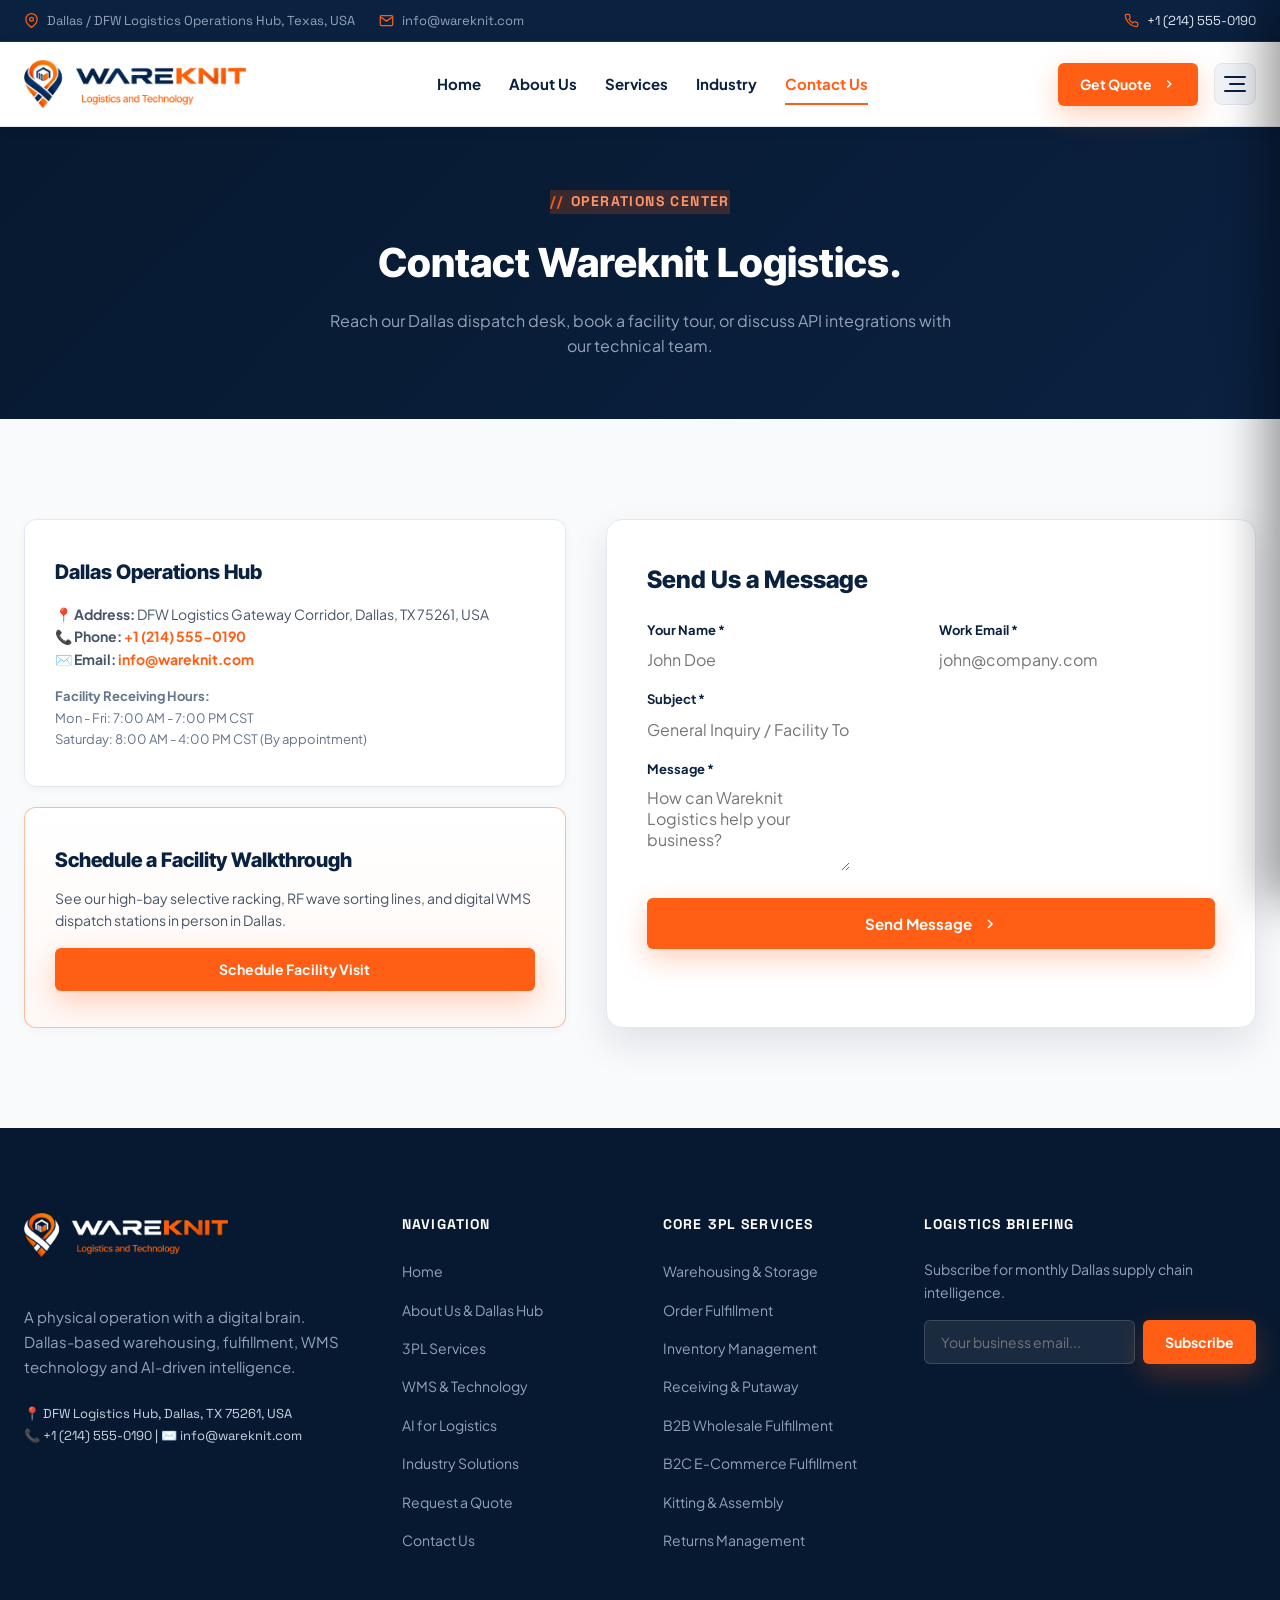
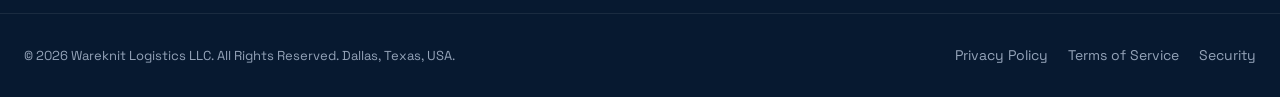
<file: contact.html>
<!DOCTYPE html>
<html lang="en">
<head>
  <meta charset="UTF-8">
  <meta name="viewport" content="width=device-width, initial-scale=1.0">
  <title>Contact Us & Dallas Operations Center | Wareknit Logistics</title>
  <meta name="description" content="Get in touch with Wareknit Logistics in Dallas, Texas. Schedule a physical warehouse tour, request integration assistance, or discuss 3PL fulfillment.">
  <link rel="stylesheet" href="css/style.css">
  <link rel="icon" type="image/png" href="images/favicon.png">
  <link rel="apple-touch-icon" href="images/apple-touch-icon.png">
</head>
<body>

  <!-- ================= TOPBAR ================= -->
  <aside class="topbar">
    <div class="container topbar-content">
      <div class="topbar-left">
        <div class="topbar-item">
          <svg viewBox="0 0 24 24" fill="none" stroke="currentColor" stroke-width="2"><path d="M21 10c0 7-9 13-9 13s-9-6-9-13a9 9 0 0118 0z"></path><circle cx="12" cy="10" r="3"></circle></svg>
          <span>Dallas / DFW Logistics Operations Hub, Texas, USA</span>
        </div>
        <div class="topbar-item">
          <svg viewBox="0 0 24 24" fill="none" stroke="currentColor" stroke-width="2"><path d="M4 4h16c1.1 0 2 .9 2 2v12c0 1.1-.9 2-2 2H4c-1.1 0-2-.9-2-2V6c0-1.1.9-2 2-2z"></path><polyline points="22,6 12,13 2,6"></polyline></svg>
          <span>info@wareknit.com</span>
        </div>
      </div>
      <div class="topbar-right">
        <div class="topbar-item">
          <svg viewBox="0 0 24 24" fill="none" stroke="currentColor" stroke-width="2"><path d="M22 16.92v3a2 2 0 01-2.18 2 19.79 19.79 0 01-8.63-3.07 19.5 19.5 0 01-6-6 19.79 19.79 0 01-3.07-8.67A2 2 0 014.11 2h3a2 2 0 012 1.72 12.84 12.84 0 00.7 2.81 2 2 0 01-.45 2.11L8.09 9.91a16 16 0 006 6l1.27-1.27a2 2 0 012.11-.45 12.84 12.84 0 002.81.7A2 2 0 0122 16.92z"></path></svg>
          <a href="tel:+12145550190" class="topbar-link">+1 (214) 555-0190</a>
        </div>
      </div>
    </div>
  </aside>

  <!-- ================= MAIN HEADER NAVIGATION (5 Items Strict) ================= -->
  <header class="site-header">
    <div class="container navbar">
      <a href="index.html" class="brand-logo" aria-label="Wareknit Logistics Home">
        <img src="images/logo.png" alt="Wareknit Logistics" class="brand-logo-img">
      </a>

      <nav class="nav-menu" aria-label="Primary Navigation">
        <a href="index.html" class="nav-link">Home</a>
        <a href="about.html" class="nav-link">About Us</a>
        <a href="services.html" class="nav-link">Services</a>
        <a href="industries.html" class="nav-link">Industry</a>
        <a href="contact.html" class="nav-link active">Contact Us</a>
      </nav>

      <div class="header-actions">
        <a href="quote.html" class="btn btn-primary btn-sm">
          <span>Get Quote</span>
          <svg width="14" height="14" viewBox="0 0 24 24" fill="none" stroke="currentColor" stroke-width="2.5"><polyline points="9 18 15 12 9 6"></polyline></svg>
        </a>

        <button class="header-icon-btn side-toggle-btn" id="sideAreaToggle" aria-label="Open Navigation Drawer">
          <span class="side-toggle-line"></span>
          <span class="side-toggle-line"></span>
          <span class="side-toggle-line"></span>
        </button>

        <button class="mobile-menu-btn" id="mobileMenuToggle" aria-label="Toggle navigation">
          <svg width="24" height="24" viewBox="0 0 24 24" fill="none" stroke="currentColor" stroke-width="2"><line x1="3" y1="12" x2="21" y2="12"></line><line x1="3" y1="6" x2="21" y2="6"></line><line x1="3" y1="18" x2="21" y2="18"></line></svg>
        </button>
      </div>
    </div>
  </header>

  <!-- Side-Area Sliding Drawer -->
  <div class="side-area-backdrop" id="sideAreaBackdrop"></div>
  <aside class="side-area-drawer" id="sideAreaDrawer">
    <div>
      <button class="side-area-close-btn" id="sideAreaClose" aria-label="Close Side Drawer">
        <svg width="20" height="20" viewBox="0 0 24 24" fill="none" stroke="currentColor" stroke-width="2"><line x1="18" y1="6" x2="6" y2="18"></line><line x1="6" y1="6" x2="18" y2="18"></line></svg>
      </button>
      <div class="side-area-header">
        <a href="index.html" class="brand-logo">
          <img src="images/logo_white.png" alt="Wareknit Logistics" class="brand-logo-img">
        </a>
        <p class="side-area-description">A physical operation with a digital brain. Dallas-based warehousing, fulfillment, WMS technology and AI-driven intelligence.</p>
      </div>
      <nav class="side-area-nav">
        <a href="index.html"><span>Home</span> <span>&rarr;</span></a>
        <a href="about.html"><span>About Us &amp; Dallas Hub</span> <span>&rarr;</span></a>
        <a href="services.html"><span>3PL Services</span> <span>&rarr;</span></a>
        <a href="technology.html"><span>WMS &amp; Technology</span> <span>&rarr;</span></a>
        <a href="ai.html"><span>AI for Logistics</span> <span>&rarr;</span></a>
        <a href="industries.html"><span>Industry Solutions</span> <span>&rarr;</span></a>
        <a href="quote.html"><span>Request a Quote</span> <span>&rarr;</span></a>
        <a href="contact.html"><span>Contact Us</span> <span>&rarr;</span></a>
      </nav>
    </div>
  </aside>

  <!-- ================= PAGE BANNER ================= -->
  <section class="page-banner" style="background: linear-gradient(135deg, #071930 0%, #0A2140 100%); padding: 60px 0; color: #FFFFFF;">
    <div class="container" style="text-align: center;">
      <div class="sub-title-tag" style="background: rgba(255, 94, 20, 0.2); color: #FF9466; border-color: rgba(255, 94, 20, 0.4); margin: 0 auto 16px;">
        <span class="tag-slash">//</span> OPERATIONS CENTER
      </div>
      <h1 style="font-family: var(--font-heading); font-size: 2.5rem; font-weight: 800; margin-bottom: 12px;">Contact Wareknit Logistics.</h1>
      <p style="color: #94A3B8; max-width: 640px; margin: 0 auto; font-size: 1rem; line-height: 1.6;">
        Reach our Dallas dispatch desk, book a facility tour, or discuss API integrations with our technical team.
      </p>
    </div>
  </section>

  <!-- ================= CONTACT DETAILS & FORM ================= -->
  <section class="section-padding bg-slate">
    <div class="container">
      <div style="display: grid; grid-template-columns: 1fr 1.2fr; gap: 40px;">
        
        <!-- Col 1: Contact Cards -->
        <div style="display: flex; flex-direction: column; gap: 20px;">
          <div class="pillar-card reveal">
            <h3 style="font-family: var(--font-heading); font-size: 1.25rem; font-weight: 800; color: var(--color-secondary); margin-bottom: 14px;">Dallas Operations Hub</h3>
            <p style="font-size: 0.875rem; color: var(--color-text-body); line-height: 1.6; margin-bottom: 16px;">
              📍 <strong>Address:</strong> DFW Logistics Gateway Corridor, Dallas, TX 75261, USA<br>
              📞 <strong>Phone:</strong> <a href="tel:+12145550190" style="color: var(--color-primary); font-weight: 700;">+1 (214) 555-0190</a><br>
              ✉️ <strong>Email:</strong> <a href="mailto:info@wareknit.com" style="color: var(--color-primary); font-weight: 700;">info@wareknit.com</a>
            </p>
            <div style="font-size: 0.8125rem; color: var(--color-text-muted);">
              <strong>Facility Receiving Hours:</strong><br>
              Mon - Fri: 7:00 AM - 7:00 PM CST<br>
              Saturday: 8:00 AM - 4:00 PM CST (By appointment)
            </div>
          </div>

          <div class="pillar-card highlight reveal">
            <h3 style="font-family: var(--font-heading); font-size: 1.25rem; font-weight: 800; color: var(--color-secondary); margin-bottom: 10px;">Schedule a Facility Walkthrough</h3>
            <p style="font-size: 0.875rem; color: var(--color-text-body); line-height: 1.6; margin-bottom: 16px;">
              See our high-bay selective racking, RF wave sorting lines, and digital WMS dispatch stations in person in Dallas.
            </p>
            <a href="quote.html" class="btn btn-primary btn-sm">Schedule Facility Visit</a>
          </div>
        </div>

        <!-- Col 2: General Message Form -->
        <div class="quote-card-container reveal">
          <h3 style="font-family: var(--font-heading); font-size: 1.5rem; font-weight: 800; color: var(--color-secondary); margin-bottom: 20px;">Send Us a Message</h3>
          <form onsubmit="event.preventDefault(); alert('Thank you for contacting Wareknit Logistics. Our Dallas operations team will reply shortly.');">
            <div style="display: grid; grid-template-columns: 1fr 1fr; gap: 16px; margin-bottom: 16px;">
              <div>
                <label style="display: block; font-size: 0.8125rem; font-weight: 700; color: var(--color-secondary); margin-bottom: 6px;">Your Name *</label>
                <input type="text" class="input-field" placeholder="John Doe" required>
              </div>
              <div>
                <label style="display: block; font-size: 0.8125rem; font-weight: 700; color: var(--color-secondary); margin-bottom: 6px;">Work Email *</label>
                <input type="email" class="input-field" placeholder="john@company.com" required>
              </div>
            </div>

            <div style="margin-bottom: 16px;">
              <label style="display: block; font-size: 0.8125rem; font-weight: 700; color: var(--color-secondary); margin-bottom: 6px;">Subject *</label>
              <input type="text" class="input-field" placeholder="General Inquiry / Facility Tour / Partnership" required>
            </div>

            <div style="margin-bottom: 20px;">
              <label style="display: block; font-size: 0.8125rem; font-weight: 700; color: var(--color-secondary); margin-bottom: 6px;">Message *</label>
              <textarea class="input-field" rows="4" placeholder="How can Wareknit Logistics help your business?" required></textarea>
            </div>

            <button type="submit" class="btn btn-primary" style="width: 100%;">
              <span>Send Message</span>
              <svg width="16" height="16" viewBox="0 0 24 24" fill="none" stroke="currentColor" stroke-width="2.5"><polyline points="9 18 15 12 9 6"></polyline></svg>
            </button>
          </form>
        </div>

      </div>
    </div>
  </section>

  <!-- ================= FOOTER ================= -->
  <footer class="site-footer">
    <div class="container footer-grid">
      <div class="footer-brand">
        <a href="index.html" class="brand-logo" style="margin-bottom: 16px;">
          <img src="images/logo_white.png" alt="Wareknit Logistics" class="brand-logo-footer-img">
        </a>
        <p>A physical operation with a digital brain. Dallas-based warehousing, fulfillment, WMS technology and AI-driven intelligence.</p>
        <div style="font-family: var(--font-tech); font-size: 0.8125rem; color: #CBD5E1;">
          📍 DFW Logistics Hub, Dallas, TX 75261, USA<br>
          📞 +1 (214) 555-0190 | ✉️ info@wareknit.com
        </div>
      </div>

      <div class="footer-col">
        <h4>Navigation</h4>
        <ul class="footer-links-list">
          <li><a href="index.html" class="footer-link">Home</a></li>
          <li><a href="about.html" class="footer-link">About Us & Dallas Hub</a></li>
          <li><a href="services.html" class="footer-link">3PL Services</a></li>
          <li><a href="technology.html" class="footer-link">WMS & Technology</a></li>
          <li><a href="ai.html" class="footer-link">AI for Logistics</a></li>
          <li><a href="industries.html" class="footer-link">Industry Solutions</a></li>
          <li><a href="quote.html" class="footer-link">Request a Quote</a></li>
          <li><a href="contact.html" class="footer-link">Contact Us</a></li>
        </ul>
      </div>

      <div class="footer-col">
        <h4>Core 3PL Services</h4>
        <ul class="footer-links-list">
          <li><a href="services.html#warehousing" class="footer-link">Warehousing & Storage</a></li>
          <li><a href="services.html#fulfillment" class="footer-link">Order Fulfillment</a></li>
          <li><a href="services.html#inventory" class="footer-link">Inventory Management</a></li>
          <li><a href="services.html#receiving" class="footer-link">Receiving & Putaway</a></li>
          <li><a href="services.html#b2b" class="footer-link">B2B Wholesale Fulfillment</a></li>
          <li><a href="services.html#b2c" class="footer-link">B2C E-Commerce Fulfillment</a></li>
          <li><a href="services.html#kitting" class="footer-link">Kitting & Assembly</a></li>
          <li><a href="services.html#returns" class="footer-link">Returns Management</a></li>
        </ul>
      </div>

      <div class="footer-col">
        <h4>Logistics Briefing</h4>
        <p style="font-size: 0.875rem; color: #94A3B8; margin-bottom: 12px;">Subscribe for monthly Dallas supply chain intelligence.</p>
        <form class="footer-newsletter-form" onsubmit="event.preventDefault(); alert('Subscribed!');">
          <input type="email" class="footer-input" placeholder="Your business email..." required>
          <button type="submit" class="btn btn-primary btn-sm">Subscribe</button>
        </form>
      </div>
    </div>

    <div class="container footer-bottom">
      <div>&copy; 2026 Wareknit Logistics LLC. All Rights Reserved. Dallas, Texas, USA.</div>
      <div style="display: flex; gap: 20px;">
        <a href="#" class="footer-link">Privacy Policy</a>
        <a href="#" class="footer-link">Terms of Service</a>
        <a href="#" class="footer-link">Security</a>
      </div>
    </div>
  </footer>

  <script src="js/main.js"></script>
</body>
</html>
</file>
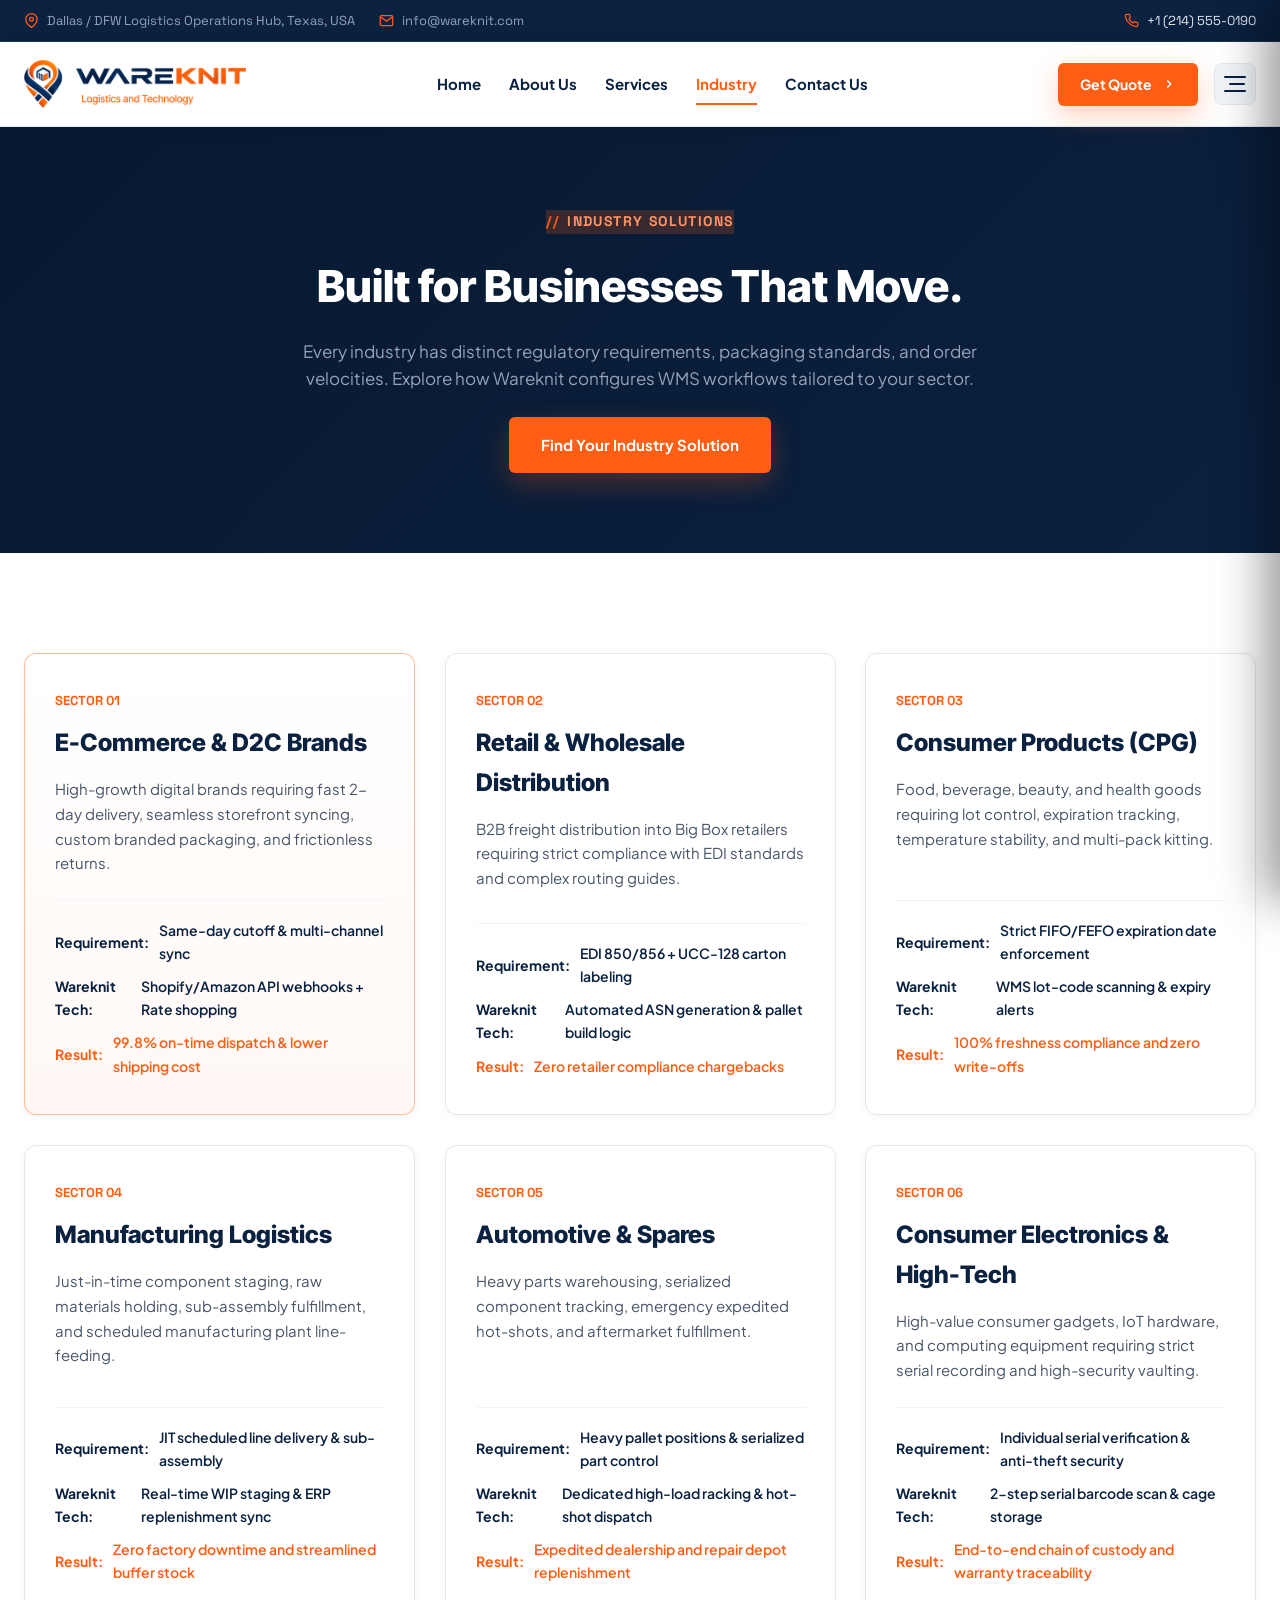
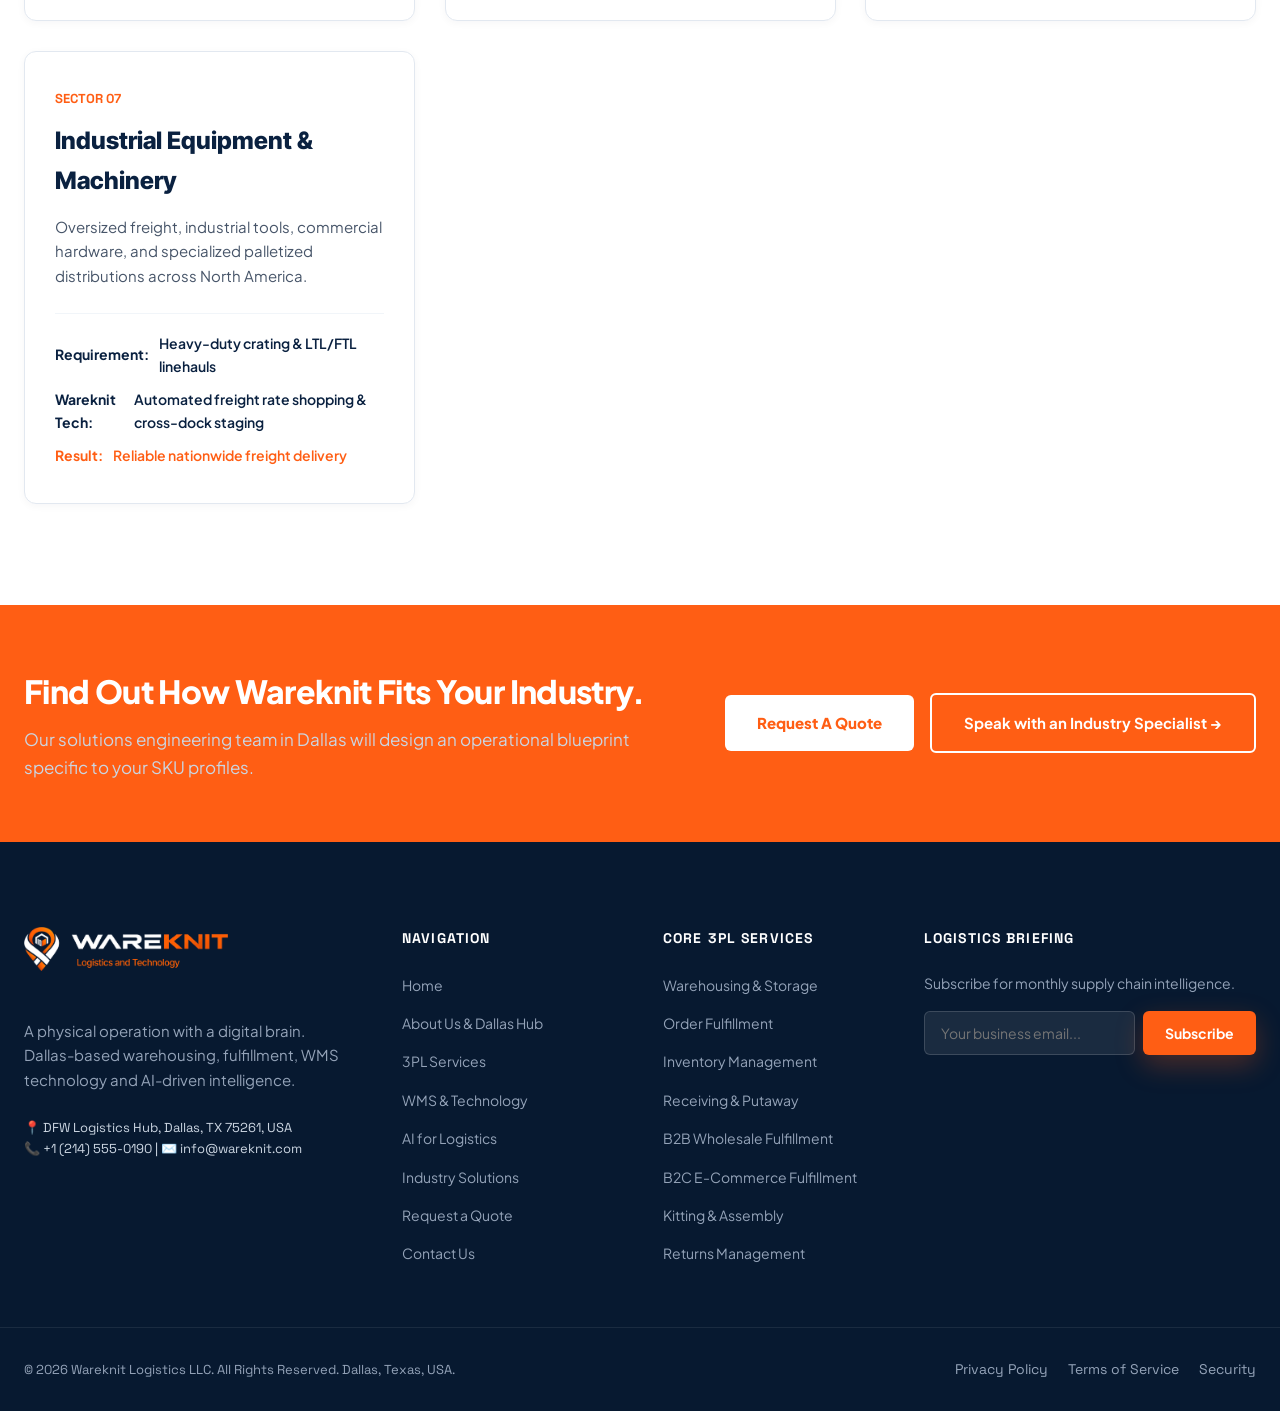
<file: industries.html>
<!DOCTYPE html>
<html lang="en">
<head>
  <meta charset="UTF-8">
  <meta name="viewport" content="width=device-width, initial-scale=1.0">
  <title>Specialized Industry Logistics Solutions | Wareknit Logistics — Dallas, TX</title>
  <meta name="description" content="Tailored 3PL fulfillment solutions for E-Commerce, Retail, CPG, Manufacturing, Automotive, Electronics, and Industrial sectors. Powered by Wareknit WMS & AI.">
  <link rel="stylesheet" href="css/style.css">
  <link rel="icon" type="image/png" href="images/favicon.png">
  <link rel="apple-touch-icon" href="images/apple-touch-icon.png">
</head>
<body>

  <!-- ================= TOPBAR ================= -->
  <aside class="topbar">
    <div class="container topbar-content">
      <div class="topbar-left">
        <div class="topbar-item">
          <svg viewBox="0 0 24 24" fill="none" stroke="currentColor" stroke-width="2"><path d="M21 10c0 7-9 13-9 13s-9-6-9-13a9 9 0 0118 0z"></path><circle cx="12" cy="10" r="3"></circle></svg>
          <span>Dallas / DFW Logistics Operations Hub, Texas, USA</span>
        </div>
        <div class="topbar-item">
          <svg viewBox="0 0 24 24" fill="none" stroke="currentColor" stroke-width="2"><path d="M4 4h16c1.1 0 2 .9 2 2v12c0 1.1-.9 2-2 2H4c-1.1 0-2-.9-2-2V6c0-1.1.9-2 2-2z"></path><polyline points="22,6 12,13 2,6"></polyline></svg>
          <span>info@wareknit.com</span>
        </div>
      </div>
      <div class="topbar-right">
        <div class="topbar-item">
          <svg viewBox="0 0 24 24" fill="none" stroke="currentColor" stroke-width="2"><path d="M22 16.92v3a2 2 0 01-2.18 2 19.79 19.79 0 01-8.63-3.07 19.5 19.5 0 01-6-6 19.79 19.79 0 01-3.07-8.67A2 2 0 014.11 2h3a2 2 0 012 1.72 12.84 12.84 0 00.7 2.81 2 2 0 01-.45 2.11L8.09 9.91a16 16 0 006 6l1.27-1.27a2 2 0 012.11-.45 12.84 12.84 0 002.81.7A2 2 0 0122 16.92z"></path></svg>
          <a href="tel:+12145550190" class="topbar-link">+1 (214) 555-0190</a>
        </div>
      </div>
    </div>
  </aside>

  <!-- ================= MAIN HEADER NAVIGATION (5 Items Strict) ================= -->
  <header class="site-header">
    <div class="container navbar">
      <a href="index.html" class="brand-logo" aria-label="Wareknit Logistics Home">
        <img src="images/logo.png" alt="Wareknit Logistics" class="brand-logo-img">
      </a>

      <nav class="nav-menu" aria-label="Primary Navigation">
        <a href="index.html" class="nav-link">Home</a>
        <a href="about.html" class="nav-link">About Us</a>
        <a href="services.html" class="nav-link">Services</a>
        <a href="industries.html" class="nav-link active">Industry</a>
        <a href="contact.html" class="nav-link">Contact Us</a>
      </nav>

      <div class="header-actions">
        <a href="quote.html" class="btn btn-primary btn-sm">
          <span>Get Quote</span>
          <svg width="14" height="14" viewBox="0 0 24 24" fill="none" stroke="currentColor" stroke-width="2.5"><polyline points="9 18 15 12 9 6"></polyline></svg>
        </a>

        <button class="header-icon-btn side-toggle-btn" id="sideAreaToggle" aria-label="Open Navigation Drawer">
          <span class="side-toggle-line"></span>
          <span class="side-toggle-line"></span>
          <span class="side-toggle-line"></span>
        </button>

        <button class="mobile-menu-btn" id="mobileMenuToggle" aria-label="Toggle navigation">
          <svg width="24" height="24" viewBox="0 0 24 24" fill="none" stroke="currentColor" stroke-width="2"><line x1="3" y1="12" x2="21" y2="12"></line><line x1="3" y1="6" x2="21" y2="6"></line><line x1="3" y1="18" x2="21" y2="18"></line></svg>
        </button>
      </div>
    </div>
  </header>

  <!-- Side-Area Sliding Drawer -->
  <div class="side-area-backdrop" id="sideAreaBackdrop"></div>
  <aside class="side-area-drawer" id="sideAreaDrawer">
    <div>
      <button class="side-area-close-btn" id="sideAreaClose" aria-label="Close Side Drawer">
        <svg width="20" height="20" viewBox="0 0 24 24" fill="none" stroke="currentColor" stroke-width="2"><line x1="18" y1="6" x2="6" y2="18"></line><line x1="6" y1="6" x2="18" y2="18"></line></svg>
      </button>
      <div class="side-area-header">
        <a href="index.html" class="brand-logo">
          <img src="images/logo_white.png" alt="Wareknit Logistics" class="brand-logo-img">
        </a>
        <p class="side-area-description">A physical operation with a digital brain. Dallas-based warehousing, fulfillment, WMS technology and AI-driven intelligence.</p>
      </div>
      <nav class="side-area-nav">
        <a href="index.html"><span>Home</span> <span>&rarr;</span></a>
        <a href="about.html"><span>About Us &amp; Dallas Hub</span> <span>&rarr;</span></a>
        <a href="services.html"><span>3PL Services</span> <span>&rarr;</span></a>
        <a href="technology.html"><span>WMS &amp; Technology</span> <span>&rarr;</span></a>
        <a href="ai.html"><span>AI for Logistics</span> <span>&rarr;</span></a>
        <a href="industries.html"><span>Industry Solutions</span> <span>&rarr;</span></a>
        <a href="quote.html"><span>Request a Quote</span> <span>&rarr;</span></a>
        <a href="contact.html"><span>Contact Us</span> <span>&rarr;</span></a>
      </nav>
    </div>
  </aside>

  <!-- ================= PAGE BANNER ================= -->
  <section class="page-banner" style="background: linear-gradient(135deg, #071930 0%, #0A2140 100%); padding: 80px 0; color: #FFFFFF;">
    <div class="container" style="text-align: center;">
      <div class="sub-title-tag" style="background: rgba(255, 94, 20, 0.2); color: #FF9466; border-color: rgba(255, 94, 20, 0.4); margin: 0 auto 16px;">
        <span class="tag-slash">//</span> INDUSTRY SOLUTIONS
      </div>
      <h1 style="font-family: var(--font-heading); font-size: 2.75rem; font-weight: 800; margin-bottom: 16px;">Built for Businesses That Move.</h1>
      <p style="color: #94A3B8; max-width: 680px; margin: 0 auto 24px; font-size: 1.0625rem; line-height: 1.6;">
        Every industry has distinct regulatory requirements, packaging standards, and order velocities. Explore how Wareknit configures WMS workflows tailored to your sector.
      </p>
      <div style="display: flex; gap: 14px; justify-content: center;">
        <a href="quote.html" class="btn btn-primary">Find Your Industry Solution</a>
      </div>
    </div>
  </section>

  <!-- ================= 7 SPECIALIZED INDUSTRIES BREAKDOWN ================= -->
  <section class="section-padding bg-white">
    <div class="container">
      <div class="services-grid-3">
        
        <!-- 1. E-Commerce & D2C -->
        <div class="pillar-card highlight reveal">
          <div class="why-num-tag">SECTOR 01</div>
          <h3 class="pillar-title">E-Commerce &amp; D2C Brands</h3>
          <p class="pillar-desc">High-growth digital brands requiring fast 2-day delivery, seamless storefront syncing, custom branded packaging, and frictionless returns.</p>
          <div class="pillar-feature-list">
            <div class="pillar-feature-item"><strong>Requirement:</strong> Same-day cutoff &amp; multi-channel sync</div>
            <div class="pillar-feature-item"><strong>Wareknit Tech:</strong> Shopify/Amazon API webhooks + Rate shopping</div>
            <div class="pillar-feature-item" style="color: var(--color-primary);"><strong>Result:</strong> 99.8% on-time dispatch &amp; lower shipping cost</div>
          </div>
        </div>

        <!-- 2. Retail & Wholesale -->
        <div class="pillar-card reveal">
          <div class="why-num-tag">SECTOR 02</div>
          <h3 class="pillar-title">Retail &amp; Wholesale Distribution</h3>
          <p class="pillar-desc">B2B freight distribution into Big Box retailers requiring strict compliance with EDI standards and complex routing guides.</p>
          <div class="pillar-feature-list">
            <div class="pillar-feature-item"><strong>Requirement:</strong> EDI 850/856 + UCC-128 carton labeling</div>
            <div class="pillar-feature-item"><strong>Wareknit Tech:</strong> Automated ASN generation &amp; pallet build logic</div>
            <div class="pillar-feature-item" style="color: var(--color-primary);"><strong>Result:</strong> Zero retailer compliance chargebacks</div>
          </div>
        </div>

        <!-- 3. Consumer Packaged Goods (CPG) -->
        <div class="pillar-card reveal">
          <div class="why-num-tag">SECTOR 03</div>
          <h3 class="pillar-title">Consumer Products (CPG)</h3>
          <p class="pillar-desc">Food, beverage, beauty, and health goods requiring lot control, expiration tracking, temperature stability, and multi-pack kitting.</p>
          <div class="pillar-feature-list">
            <div class="pillar-feature-item"><strong>Requirement:</strong> Strict FIFO/FEFO expiration date enforcement</div>
            <div class="pillar-feature-item"><strong>Wareknit Tech:</strong> WMS lot-code scanning &amp; expiry alerts</div>
            <div class="pillar-feature-item" style="color: var(--color-primary);"><strong>Result:</strong> 100% freshness compliance and zero write-offs</div>
          </div>
        </div>

        <!-- 4. Manufacturing & Assembly -->
        <div class="pillar-card reveal">
          <div class="why-num-tag">SECTOR 04</div>
          <h3 class="pillar-title">Manufacturing Logistics</h3>
          <p class="pillar-desc">Just-in-time component staging, raw materials holding, sub-assembly fulfillment, and scheduled manufacturing plant line-feeding.</p>
          <div class="pillar-feature-list">
            <div class="pillar-feature-item"><strong>Requirement:</strong> JIT scheduled line delivery &amp; sub-assembly</div>
            <div class="pillar-feature-item"><strong>Wareknit Tech:</strong> Real-time WIP staging &amp; ERP replenishment sync</div>
            <div class="pillar-feature-item" style="color: var(--color-primary);"><strong>Result:</strong> Zero factory downtime and streamlined buffer stock</div>
          </div>
        </div>

        <!-- 5. Automotive & Parts -->
        <div class="pillar-card reveal">
          <div class="why-num-tag">SECTOR 05</div>
          <h3 class="pillar-title">Automotive &amp; Spares</h3>
          <p class="pillar-desc">Heavy parts warehousing, serialized component tracking, emergency expedited hot-shots, and aftermarket fulfillment.</p>
          <div class="pillar-feature-list">
            <div class="pillar-feature-item"><strong>Requirement:</strong> Heavy pallet positions &amp; serialized part control</div>
            <div class="pillar-feature-item"><strong>Wareknit Tech:</strong> Dedicated high-load racking &amp; hot-shot dispatch</div>
            <div class="pillar-feature-item" style="color: var(--color-primary);"><strong>Result:</strong> Expedited dealership and repair depot replenishment</div>
          </div>
        </div>

        <!-- 6. Electronics & High-Tech -->
        <div class="pillar-card reveal">
          <div class="why-num-tag">SECTOR 06</div>
          <h3 class="pillar-title">Consumer Electronics &amp; High-Tech</h3>
          <p class="pillar-desc">High-value consumer gadgets, IoT hardware, and computing equipment requiring strict serial recording and high-security vaulting.</p>
          <div class="pillar-feature-list">
            <div class="pillar-feature-item"><strong>Requirement:</strong> Individual serial verification &amp; anti-theft security</div>
            <div class="pillar-feature-item"><strong>Wareknit Tech:</strong> 2-step serial barcode scan &amp; cage storage</div>
            <div class="pillar-feature-item" style="color: var(--color-primary);"><strong>Result:</strong> End-to-end chain of custody and warranty traceability</div>
          </div>
        </div>

        <!-- 7. Industrial Equipment -->
        <div class="pillar-card reveal">
          <div class="why-num-tag">SECTOR 07</div>
          <h3 class="pillar-title">Industrial Equipment &amp; Machinery</h3>
          <p class="pillar-desc">Oversized freight, industrial tools, commercial hardware, and specialized palletized distributions across North America.</p>
          <div class="pillar-feature-list">
            <div class="pillar-feature-item"><strong>Requirement:</strong> Heavy-duty crating &amp; LTL/FTL linehauls</div>
            <div class="pillar-feature-item"><strong>Wareknit Tech:</strong> Automated freight rate shopping &amp; cross-dock staging</div>
            <div class="pillar-feature-item" style="color: var(--color-primary);"><strong>Result:</strong> Reliable nationwide freight delivery</div>
          </div>
        </div>

      </div>
    </div>
  </section>

  <!-- ================= FINAL CTA ================= -->
  <section class="cta-banner-strip">
    <div class="container cta-banner-box">
      <div>
        <h2 style="color: #FFFFFF; font-size: 2rem; font-weight: 800; margin-bottom: 8px;">Find Out How Wareknit Fits Your Industry.</h2>
        <p style="color: #CBD5E1; max-width: 620px;">Our solutions engineering team in Dallas will design an operational blueprint specific to your SKU profiles.</p>
      </div>
      <div style="display: flex; gap: 16px; align-items: center; flex-wrap: wrap;">
        <a href="quote.html" class="btn" style="background: #FFFFFF; color: var(--color-primary); font-weight: 800;">Request A Quote</a>
        <a href="contact.html" class="btn btn-outline" style="border-color: #FFFFFF; color: #FFFFFF;">Speak with an Industry Specialist &rarr;</a>
      </div>
    </div>
  </section>

  <!-- ================= FOOTER ================= -->
  <footer class="site-footer">
    <div class="container footer-grid">
      <div class="footer-brand">
        <a href="index.html" class="brand-logo" style="margin-bottom: 16px;">
          <img src="images/logo_white.png" alt="Wareknit Logistics" class="brand-logo-footer-img">
        </a>
        <p>A physical operation with a digital brain. Dallas-based warehousing, fulfillment, WMS technology and AI-driven intelligence.</p>
        <div style="font-family: var(--font-tech); font-size: 0.8125rem; color: #CBD5E1;">
          📍 DFW Logistics Hub, Dallas, TX 75261, USA<br>
          📞 +1 (214) 555-0190 | ✉️ info@wareknit.com
        </div>
      </div>

      <div class="footer-col">
        <h4>Navigation</h4>
        <ul class="footer-links-list">
          <li><a href="index.html" class="footer-link">Home</a></li>
          <li><a href="about.html" class="footer-link">About Us & Dallas Hub</a></li>
          <li><a href="services.html" class="footer-link">3PL Services</a></li>
          <li><a href="technology.html" class="footer-link">WMS & Technology</a></li>
          <li><a href="ai.html" class="footer-link">AI for Logistics</a></li>
          <li><a href="industries.html" class="footer-link">Industry Solutions</a></li>
          <li><a href="quote.html" class="footer-link">Request a Quote</a></li>
          <li><a href="contact.html" class="footer-link">Contact Us</a></li>
        </ul>
      </div>

      <div class="footer-col">
        <h4>Core 3PL Services</h4>
        <ul class="footer-links-list">
          <li><a href="services.html#warehousing" class="footer-link">Warehousing & Storage</a></li>
          <li><a href="services.html#fulfillment" class="footer-link">Order Fulfillment</a></li>
          <li><a href="services.html#inventory" class="footer-link">Inventory Management</a></li>
          <li><a href="services.html#receiving" class="footer-link">Receiving & Putaway</a></li>
          <li><a href="services.html#b2b" class="footer-link">B2B Wholesale Fulfillment</a></li>
          <li><a href="services.html#b2c" class="footer-link">B2C E-Commerce Fulfillment</a></li>
          <li><a href="services.html#kitting" class="footer-link">Kitting & Assembly</a></li>
          <li><a href="services.html#returns" class="footer-link">Returns Management</a></li>
        </ul>
      </div>

      <div class="footer-col">
        <h4>Logistics Briefing</h4>
        <p style="font-size: 0.875rem; color: #94A3B8; margin-bottom: 12px;">Subscribe for monthly supply chain intelligence.</p>
        <form class="footer-newsletter-form" onsubmit="event.preventDefault(); alert('Subscribed!');">
          <input type="email" class="footer-input" placeholder="Your business email..." required>
          <button type="submit" class="btn btn-primary btn-sm">Subscribe</button>
        </form>
      </div>
    </div>

    <div class="container footer-bottom">
      <div>&copy; 2026 Wareknit Logistics LLC. All Rights Reserved. Dallas, Texas, USA.</div>
      <div style="display: flex; gap: 20px;">
        <a href="#" class="footer-link">Privacy Policy</a>
        <a href="#" class="footer-link">Terms of Service</a>
        <a href="#" class="footer-link">Security</a>
      </div>
    </div>
  </footer>

  <script src="js/main.js"></script>
</body>
</html>
</file>
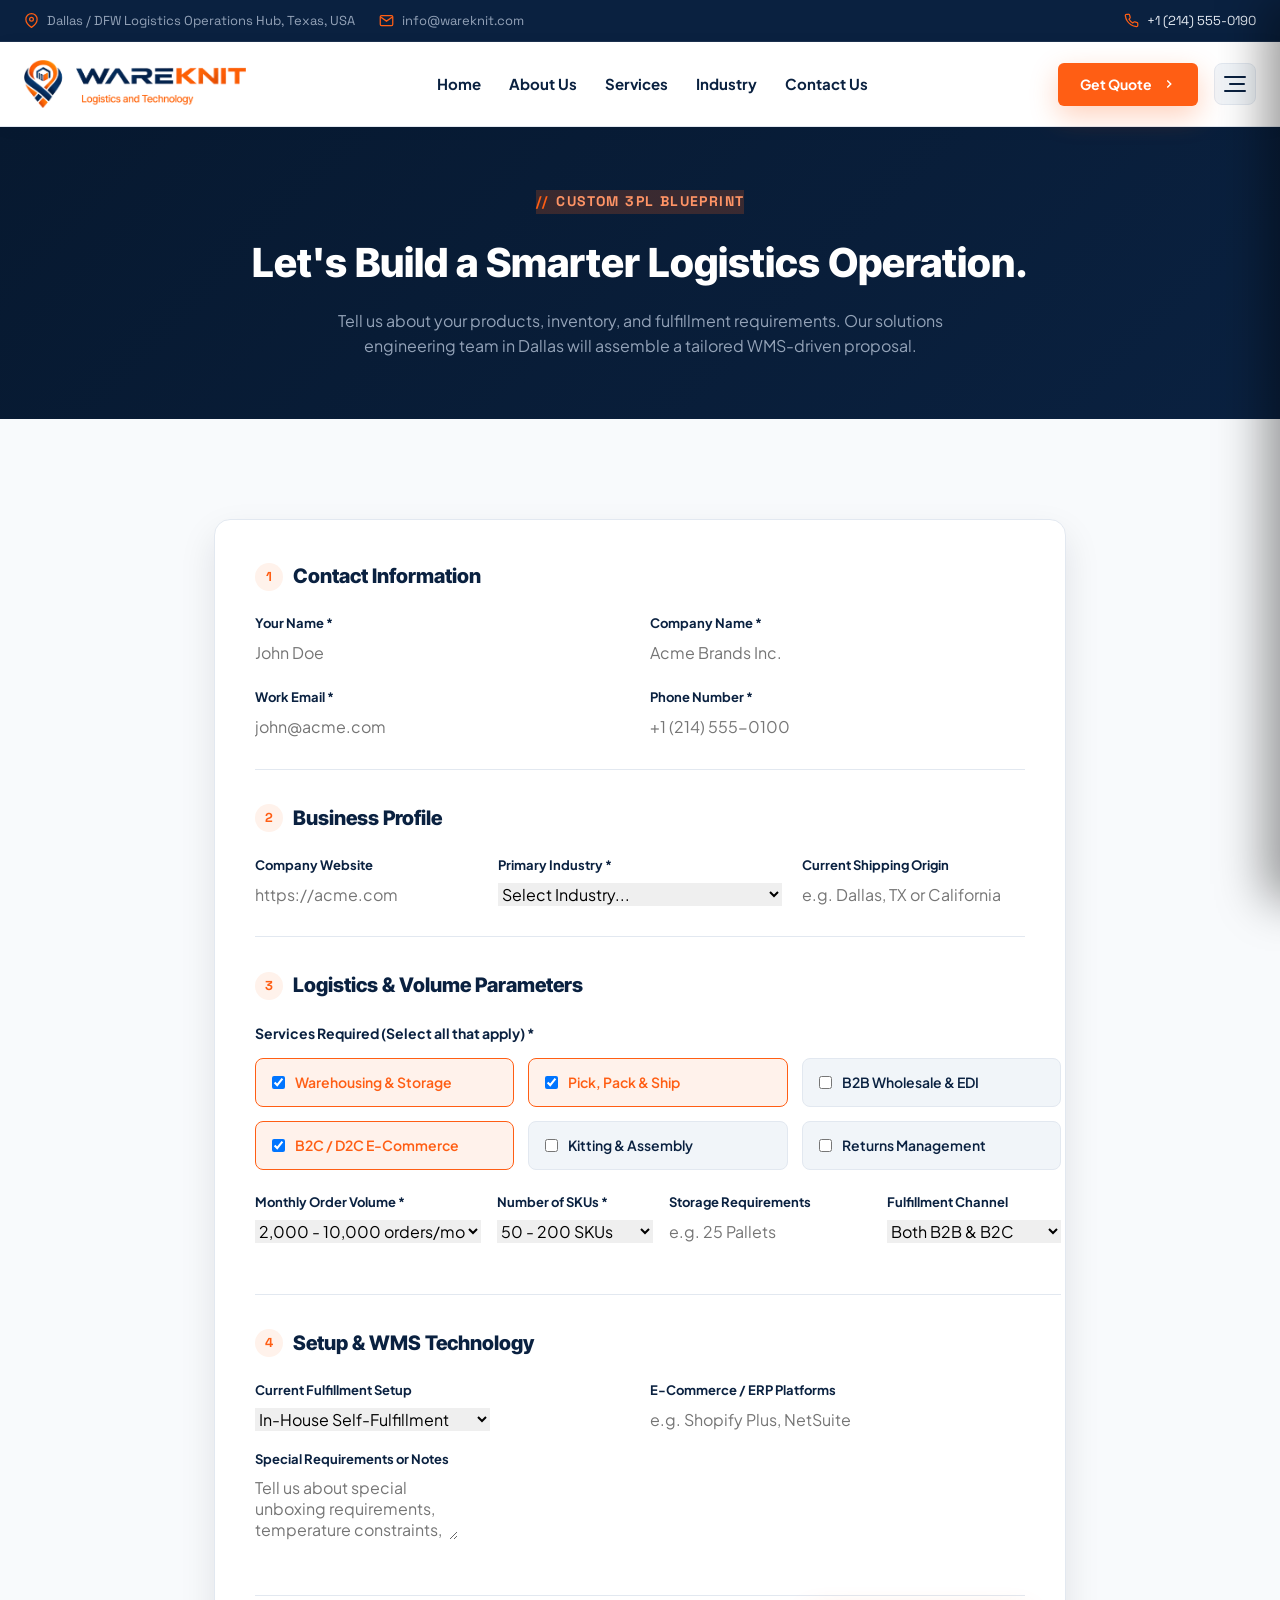
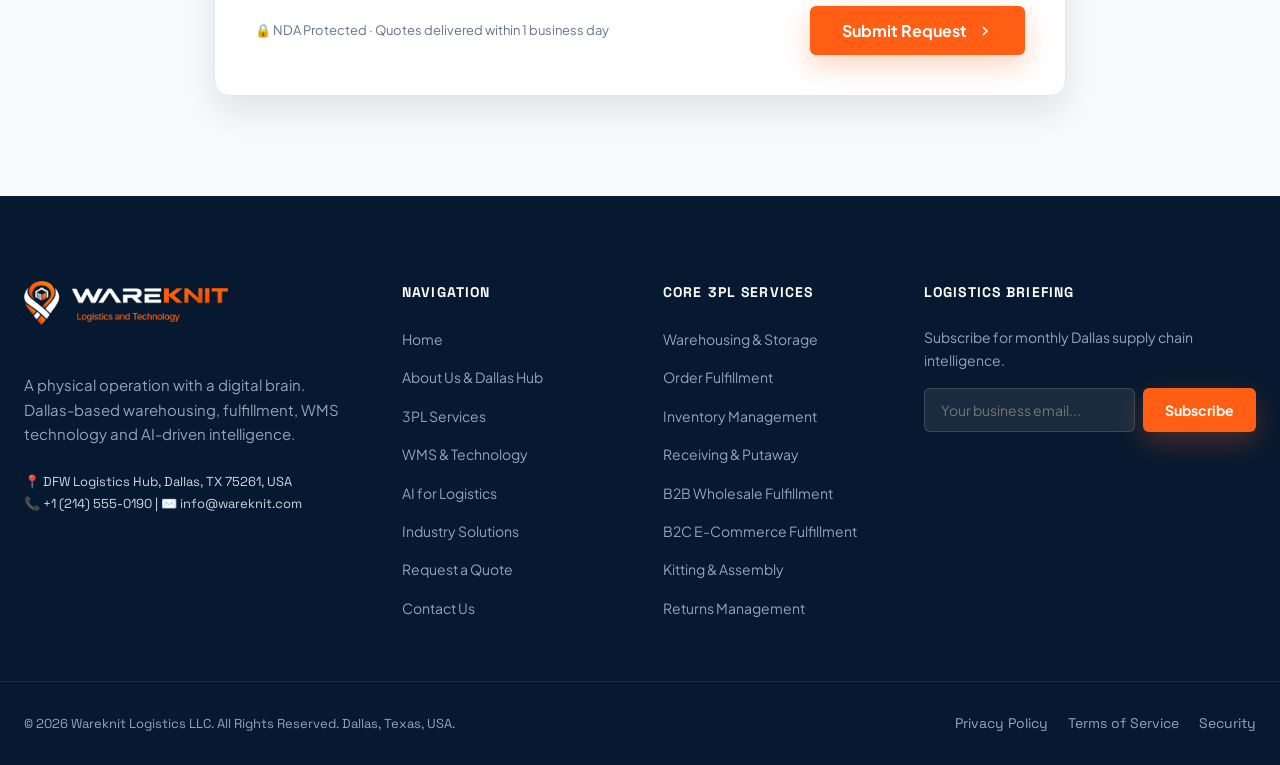
<file: quote.html>
<!DOCTYPE html>
<html lang="en">
<head>
  <meta charset="UTF-8">
  <meta name="viewport" content="width=device-width, initial-scale=1.0">
  <title>Request a Quote | Wareknit Logistics — Tech-Enabled 3PL Dallas</title>
  <meta name="description" content="Tell us about your products, inventory, and fulfillment requirements. Receive a custom technology-enabled 3PL quote from Wareknit Logistics in Dallas, TX.">
  <link rel="stylesheet" href="css/style.css">
  <link rel="icon" type="image/png" href="images/favicon.png">
  <link rel="apple-touch-icon" href="images/apple-touch-icon.png">
</head>
<body>

  <!-- ================= TOPBAR ================= -->
  <aside class="topbar">
    <div class="container topbar-content">
      <div class="topbar-left">
        <div class="topbar-item">
          <svg viewBox="0 0 24 24" fill="none" stroke="currentColor" stroke-width="2"><path d="M21 10c0 7-9 13-9 13s-9-6-9-13a9 9 0 0118 0z"></path><circle cx="12" cy="10" r="3"></circle></svg>
          <span>Dallas / DFW Logistics Operations Hub, Texas, USA</span>
        </div>
        <div class="topbar-item">
          <svg viewBox="0 0 24 24" fill="none" stroke="currentColor" stroke-width="2"><path d="M4 4h16c1.1 0 2 .9 2 2v12c0 1.1-.9 2-2 2H4c-1.1 0-2-.9-2-2V6c0-1.1.9-2 2-2z"></path><polyline points="22,6 12,13 2,6"></polyline></svg>
          <span>info@wareknit.com</span>
        </div>
      </div>
      <div class="topbar-right">
        <div class="topbar-item">
          <svg viewBox="0 0 24 24" fill="none" stroke="currentColor" stroke-width="2"><path d="M22 16.92v3a2 2 0 01-2.18 2 19.79 19.79 0 01-8.63-3.07 19.5 19.5 0 01-6-6 19.79 19.79 0 01-3.07-8.67A2 2 0 014.11 2h3a2 2 0 012 1.72 12.84 12.84 0 00.7 2.81 2 2 0 01-.45 2.11L8.09 9.91a16 16 0 006 6l1.27-1.27a2 2 0 012.11-.45 12.84 12.84 0 002.81.7A2 2 0 0122 16.92z"></path></svg>
          <a href="tel:+12145550190" class="topbar-link">+1 (214) 555-0190</a>
        </div>
      </div>
    </div>
  </aside>

  <!-- ================= MAIN HEADER NAVIGATION (5 Items Strict) ================= -->
  <header class="site-header">
    <div class="container navbar">
      <a href="index.html" class="brand-logo" aria-label="Wareknit Logistics Home">
        <img src="images/logo.png" alt="Wareknit Logistics" class="brand-logo-img">
      </a>

      <nav class="nav-menu" aria-label="Primary Navigation">
        <a href="index.html" class="nav-link">Home</a>
        <a href="about.html" class="nav-link">About Us</a>
        <a href="services.html" class="nav-link">Services</a>
        <a href="industries.html" class="nav-link">Industry</a>
        <a href="contact.html" class="nav-link">Contact Us</a>
      </nav>

      <div class="header-actions">
        <a href="quote.html" class="btn btn-primary btn-sm">
          <span>Get Quote</span>
          <svg width="14" height="14" viewBox="0 0 24 24" fill="none" stroke="currentColor" stroke-width="2.5"><polyline points="9 18 15 12 9 6"></polyline></svg>
        </a>

        <button class="header-icon-btn side-toggle-btn" id="sideAreaToggle" aria-label="Open Navigation Drawer">
          <span class="side-toggle-line"></span>
          <span class="side-toggle-line"></span>
          <span class="side-toggle-line"></span>
        </button>

        <button class="mobile-menu-btn" id="mobileMenuToggle" aria-label="Toggle navigation">
          <svg width="24" height="24" viewBox="0 0 24 24" fill="none" stroke="currentColor" stroke-width="2"><line x1="3" y1="12" x2="21" y2="12"></line><line x1="3" y1="6" x2="21" y2="6"></line><line x1="3" y1="18" x2="21" y2="18"></line></svg>
        </button>
      </div>
    </div>
  </header>

  <!-- Side-Area Sliding Drawer -->
  <div class="side-area-backdrop" id="sideAreaBackdrop"></div>
  <aside class="side-area-drawer" id="sideAreaDrawer">
    <div>
      <button class="side-area-close-btn" id="sideAreaClose" aria-label="Close Side Drawer">
        <svg width="20" height="20" viewBox="0 0 24 24" fill="none" stroke="currentColor" stroke-width="2"><line x1="18" y1="6" x2="6" y2="18"></line><line x1="6" y1="6" x2="18" y2="18"></line></svg>
      </button>
      <div class="side-area-header">
        <a href="index.html" class="brand-logo">
          <img src="images/logo_white.png" alt="Wareknit Logistics" class="brand-logo-img">
        </a>
        <p class="side-area-description">A physical operation with a digital brain. Dallas-based warehousing, fulfillment, WMS technology and AI-driven intelligence.</p>
      </div>
      <nav class="side-area-nav">
        <a href="index.html"><span>Home</span> <span>&rarr;</span></a>
        <a href="about.html"><span>About Us &amp; Dallas Hub</span> <span>&rarr;</span></a>
        <a href="services.html"><span>3PL Services</span> <span>&rarr;</span></a>
        <a href="technology.html"><span>WMS &amp; Technology</span> <span>&rarr;</span></a>
        <a href="ai.html"><span>AI for Logistics</span> <span>&rarr;</span></a>
        <a href="industries.html"><span>Industry Solutions</span> <span>&rarr;</span></a>
        <a href="quote.html"><span>Request a Quote</span> <span>&rarr;</span></a>
        <a href="contact.html"><span>Contact Us</span> <span>&rarr;</span></a>
      </nav>
    </div>
  </aside>

  <!-- ================= PAGE BANNER ================= -->
  <section class="page-banner" style="background: linear-gradient(135deg, #071930 0%, #0A2140 100%); padding: 60px 0; color: #FFFFFF;">
    <div class="container" style="text-align: center;">
      <div class="sub-title-tag" style="background: rgba(255, 94, 20, 0.2); color: #FF9466; border-color: rgba(255, 94, 20, 0.4); margin: 0 auto 16px;">
        <span class="tag-slash">//</span> CUSTOM 3PL BLUEPRINT
      </div>
      <h1 style="font-family: var(--font-heading); font-size: 2.5rem; font-weight: 800; margin-bottom: 12px;">Let's Build a Smarter Logistics Operation.</h1>
      <p style="color: #94A3B8; max-width: 640px; margin: 0 auto; font-size: 1rem; line-height: 1.6;">
        Tell us about your products, inventory, and fulfillment requirements. Our solutions engineering team in Dallas will assemble a tailored WMS-driven proposal.
      </p>
    </div>
  </section>

  <!-- ================= 4-PART QUOTE FORM (BRIEF SECTION 30) ================= -->
  <section class="section-padding bg-slate">
    <div class="container" style="max-width: 900px;">
      <div class="quote-card-container reveal">
        <form id="wareknitQuoteForm" onsubmit="event.preventDefault(); document.getElementById('quoteSuccessModal').style.display='flex';">
          
          <!-- PART 1: CONTACT -->
          <fieldset class="quote-fieldset">
            <legend class="quote-legend">
              <span class="quote-legend-badge">1</span>
              <span>Contact Information</span>
            </legend>
            <div style="display: grid; grid-template-columns: 1fr 1fr; gap: 20px;">
              <div>
                <label style="display: block; font-size: 0.8125rem; font-weight: 700; color: var(--color-secondary); margin-bottom: 6px;">Your Name *</label>
                <input type="text" class="input-field" placeholder="John Doe" required>
              </div>
              <div>
                <label style="display: block; font-size: 0.8125rem; font-weight: 700; color: var(--color-secondary); margin-bottom: 6px;">Company Name *</label>
                <input type="text" class="input-field" placeholder="Acme Brands Inc." required>
              </div>
              <div>
                <label style="display: block; font-size: 0.8125rem; font-weight: 700; color: var(--color-secondary); margin-bottom: 6px;">Work Email *</label>
                <input type="email" class="input-field" placeholder="john@acme.com" required>
              </div>
              <div>
                <label style="display: block; font-size: 0.8125rem; font-weight: 700; color: var(--color-secondary); margin-bottom: 6px;">Phone Number *</label>
                <input type="tel" class="input-field" placeholder="+1 (214) 555-0100" required>
              </div>
            </div>
          </fieldset>

          <!-- PART 2: BUSINESS PROFILE -->
          <fieldset class="quote-fieldset">
            <legend class="quote-legend">
              <span class="quote-legend-badge">2</span>
              <span>Business Profile</span>
            </legend>
            <div style="display: grid; grid-template-columns: 1fr 1fr 1fr; gap: 20px;">
              <div>
                <label style="display: block; font-size: 0.8125rem; font-weight: 700; color: var(--color-secondary); margin-bottom: 6px;">Company Website</label>
                <input type="url" class="input-field" placeholder="https://acme.com">
              </div>
              <div>
                <label style="display: block; font-size: 0.8125rem; font-weight: 700; color: var(--color-secondary); margin-bottom: 6px;">Primary Industry *</label>
                <select class="input-field" required>
                  <option value="">Select Industry...</option>
                  <option>E-Commerce / D2C</option>
                  <option>Retail &amp; Wholesale</option>
                  <option>Consumer Packaged Goods (CPG)</option>
                  <option>Manufacturing Logistics</option>
                  <option>Automotive &amp; Spares</option>
                  <option>High-Tech &amp; Electronics</option>
                  <option>Industrial Equipment</option>
                  <option>Other</option>
                </select>
              </div>
              <div>
                <label style="display: block; font-size: 0.8125rem; font-weight: 700; color: var(--color-secondary); margin-bottom: 6px;">Current Shipping Origin</label>
                <input type="text" class="input-field" placeholder="e.g. Dallas, TX or California">
              </div>
            </div>
          </fieldset>

          <!-- PART 3: LOGISTICS PARAMETERS -->
          <fieldset class="quote-fieldset">
            <legend class="quote-legend">
              <span class="quote-legend-badge">3</span>
              <span>Logistics &amp; Volume Parameters</span>
            </legend>

            <div style="margin-bottom: 22px;">
              <label style="display: block; font-size: 0.875rem; font-weight: 700; color: var(--color-secondary); margin-bottom: 12px;">Services Required (Select all that apply) *</label>
              <div class="quote-checkbox-grid">
                <label class="quote-checkbox-label">
                  <input type="checkbox" name="services" value="warehousing" checked>
                  <span>Warehousing &amp; Storage</span>
                </label>
                <label class="quote-checkbox-label">
                  <input type="checkbox" name="services" value="fulfillment" checked>
                  <span>Pick, Pack &amp; Ship</span>
                </label>
                <label class="quote-checkbox-label">
                  <input type="checkbox" name="services" value="b2b">
                  <span>B2B Wholesale &amp; EDI</span>
                </label>
                <label class="quote-checkbox-label">
                  <input type="checkbox" name="services" value="b2c" checked>
                  <span>B2C / D2C E-Commerce</span>
                </label>
                <label class="quote-checkbox-label">
                  <input type="checkbox" name="services" value="kitting">
                  <span>Kitting &amp; Assembly</span>
                </label>
                <label class="quote-checkbox-label">
                  <input type="checkbox" name="services" value="returns">
                  <span>Returns Management</span>
                </label>
              </div>
            </div>

            <div style="display: grid; grid-template-columns: repeat(4, 1fr); gap: 16px; margin-bottom: 20px;">
              <div>
                <label style="display: block; font-size: 0.8125rem; font-weight: 700; color: var(--color-secondary); margin-bottom: 6px;">Monthly Order Volume *</label>
                <select class="input-field" required>
                  <option>&lt; 500 orders/mo</option>
                  <option>500 - 2,000 orders/mo</option>
                  <option selected>2,000 - 10,000 orders/mo</option>
                  <option>10,000+ orders/mo</option>
                </select>
              </div>

              <div>
                <label style="display: block; font-size: 0.8125rem; font-weight: 700; color: var(--color-secondary); margin-bottom: 6px;">Number of SKUs *</label>
                <select class="input-field" required>
                  <option>&lt; 50 SKUs</option>
                  <option selected>50 - 200 SKUs</option>
                  <option>200 - 1,000 SKUs</option>
                  <option>1,000+ SKUs</option>
                </select>
              </div>

              <div>
                <label style="display: block; font-size: 0.8125rem; font-weight: 700; color: var(--color-secondary); margin-bottom: 6px;">Storage Requirements</label>
                <input type="text" class="input-field" placeholder="e.g. 25 Pallets">
              </div>

              <div>
                <label style="display: block; font-size: 0.8125rem; font-weight: 700; color: var(--color-secondary); margin-bottom: 6px;">Fulfillment Channel</label>
                <select class="input-field">
                  <option>Both B2B &amp; B2C</option>
                  <option>B2C / D2C Only</option>
                  <option>B2B Wholesale Only</option>
                </select>
              </div>
            </div>
          </fieldset>

          <!-- PART 4: ADDITIONAL SPECIFICATIONS -->
          <fieldset class="quote-fieldset" style="border-bottom: none; margin-bottom: 20px;">
            <legend class="quote-legend">
              <span class="quote-legend-badge">4</span>
              <span>Setup &amp; WMS Technology</span>
            </legend>
            <div style="display: grid; grid-template-columns: 1fr 1fr; gap: 20px; margin-bottom: 16px;">
              <div>
                <label style="display: block; font-size: 0.8125rem; font-weight: 700; color: var(--color-secondary); margin-bottom: 6px;">Current Fulfillment Setup</label>
                <select class="input-field">
                  <option>In-House Self-Fulfillment</option>
                  <option>Currently with another 3PL</option>
                  <option>Amazon FBA / WFS Only</option>
                  <option>New Brand / Product Launch</option>
                </select>
              </div>
              <div>
                <label style="display: block; font-size: 0.8125rem; font-weight: 700; color: var(--color-secondary); margin-bottom: 6px;">E-Commerce / ERP Platforms</label>
                <input type="text" class="input-field" placeholder="e.g. Shopify Plus, NetSuite, Amazon">
              </div>
            </div>

            <div>
              <label style="display: block; font-size: 0.8125rem; font-weight: 700; color: var(--color-secondary); margin-bottom: 6px;">Special Requirements or Notes</label>
              <textarea class="input-field" rows="3" placeholder="Tell us about special unboxing requirements, temperature constraints, or peak season expectations..."></textarea>
            </div>
          </fieldset>

          <div style="display: flex; justify-content: space-between; align-items: center; padding-top: 10px; border-top: 1px solid var(--color-border); flex-wrap: wrap; gap: 16px;">
            <div style="font-size: 0.8125rem; color: var(--color-text-muted);">
              🔒 NDA Protected &middot; Quotes delivered within 1 business day
            </div>
            <button type="submit" class="btn btn-primary" style="padding: 14px 32px; font-size: 1rem;">
              <span>Submit Request</span>
              <svg width="16" height="16" viewBox="0 0 24 24" fill="none" stroke="currentColor" stroke-width="2.5"><polyline points="9 18 15 12 9 6"></polyline></svg>
            </button>
          </div>
        </form>
      </div>
    </div>
  </section>

  <!-- Success Modal -->
  <div id="quoteSuccessModal" style="display: none; position: fixed; inset: 0; background: rgba(7, 25, 48, 0.85); backdrop-filter: blur(8px); z-index: 99999; align-items: center; justify-content: center; padding: 20px;">
    <div style="background: #FFFFFF; border-radius: 16px; padding: 40px; max-width: 500px; width: 100%; text-align: center; box-shadow: var(--shadow-xl);">
      <div style="width: 64px; height: 64px; border-radius: 50%; background: rgba(16, 185, 129, 0.15); color: #10B981; display: inline-flex; align-items: center; justify-content: center; margin-bottom: 20px;">
        <svg width="32" height="32" viewBox="0 0 24 24" fill="none" stroke="currentColor" stroke-width="3"><polyline points="20 6 9 17 4 12"></polyline></svg>
      </div>
      <h3 style="font-family: var(--font-heading); font-size: 1.5rem; font-weight: 800; color: var(--color-secondary); margin-bottom: 8px;">Quote Request Received!</h3>
      <p style="color: var(--color-text-body); font-size: 0.9375rem; line-height: 1.6; margin-bottom: 24px;">
        Thank you for contacting Wareknit Logistics. Our Dallas solutions engineering team is reviewing your SKU metrics and will send a detailed 3PL proposal within 1 business day.
      </p>
      <button onclick="document.getElementById('quoteSuccessModal').style.display='none'; window.location.href='index.html';" class="btn btn-primary" style="width: 100%;">
        Return to Homepage
      </button>
    </div>
  </div>

  <!-- ================= FOOTER ================= -->
  <footer class="site-footer">
    <div class="container footer-grid">
      <div class="footer-brand">
        <a href="index.html" class="brand-logo" style="margin-bottom: 16px;">
          <img src="images/logo_white.png" alt="Wareknit Logistics" class="brand-logo-footer-img">
        </a>
        <p>A physical operation with a digital brain. Dallas-based warehousing, fulfillment, WMS technology and AI-driven intelligence.</p>
        <div style="font-family: var(--font-tech); font-size: 0.8125rem; color: #CBD5E1;">
          📍 DFW Logistics Hub, Dallas, TX 75261, USA<br>
          📞 +1 (214) 555-0190 | ✉️ info@wareknit.com
        </div>
      </div>

      <div class="footer-col">
        <h4>Navigation</h4>
        <ul class="footer-links-list">
          <li><a href="index.html" class="footer-link">Home</a></li>
          <li><a href="about.html" class="footer-link">About Us & Dallas Hub</a></li>
          <li><a href="services.html" class="footer-link">3PL Services</a></li>
          <li><a href="technology.html" class="footer-link">WMS & Technology</a></li>
          <li><a href="ai.html" class="footer-link">AI for Logistics</a></li>
          <li><a href="industries.html" class="footer-link">Industry Solutions</a></li>
          <li><a href="quote.html" class="footer-link">Request a Quote</a></li>
          <li><a href="contact.html" class="footer-link">Contact Us</a></li>
        </ul>
      </div>

      <div class="footer-col">
        <h4>Core 3PL Services</h4>
        <ul class="footer-links-list">
          <li><a href="services.html#warehousing" class="footer-link">Warehousing & Storage</a></li>
          <li><a href="services.html#fulfillment" class="footer-link">Order Fulfillment</a></li>
          <li><a href="services.html#inventory" class="footer-link">Inventory Management</a></li>
          <li><a href="services.html#receiving" class="footer-link">Receiving & Putaway</a></li>
          <li><a href="services.html#b2b" class="footer-link">B2B Wholesale Fulfillment</a></li>
          <li><a href="services.html#b2c" class="footer-link">B2C E-Commerce Fulfillment</a></li>
          <li><a href="services.html#kitting" class="footer-link">Kitting & Assembly</a></li>
          <li><a href="services.html#returns" class="footer-link">Returns Management</a></li>
        </ul>
      </div>

      <div class="footer-col">
        <h4>Logistics Briefing</h4>
        <p style="font-size: 0.875rem; color: #94A3B8; margin-bottom: 12px;">Subscribe for monthly Dallas supply chain intelligence.</p>
        <form class="footer-newsletter-form" onsubmit="event.preventDefault(); alert('Subscribed!');">
          <input type="email" class="footer-input" placeholder="Your business email..." required>
          <button type="submit" class="btn btn-primary btn-sm">Subscribe</button>
        </form>
      </div>
    </div>

    <div class="container footer-bottom">
      <div>&copy; 2026 Wareknit Logistics LLC. All Rights Reserved. Dallas, Texas, USA.</div>
      <div style="display: flex; gap: 20px;">
        <a href="#" class="footer-link">Privacy Policy</a>
        <a href="#" class="footer-link">Terms of Service</a>
        <a href="#" class="footer-link">Security</a>
      </div>
    </div>
  </footer>

  <script src="js/main.js"></script>
</body>
</html>
</file>
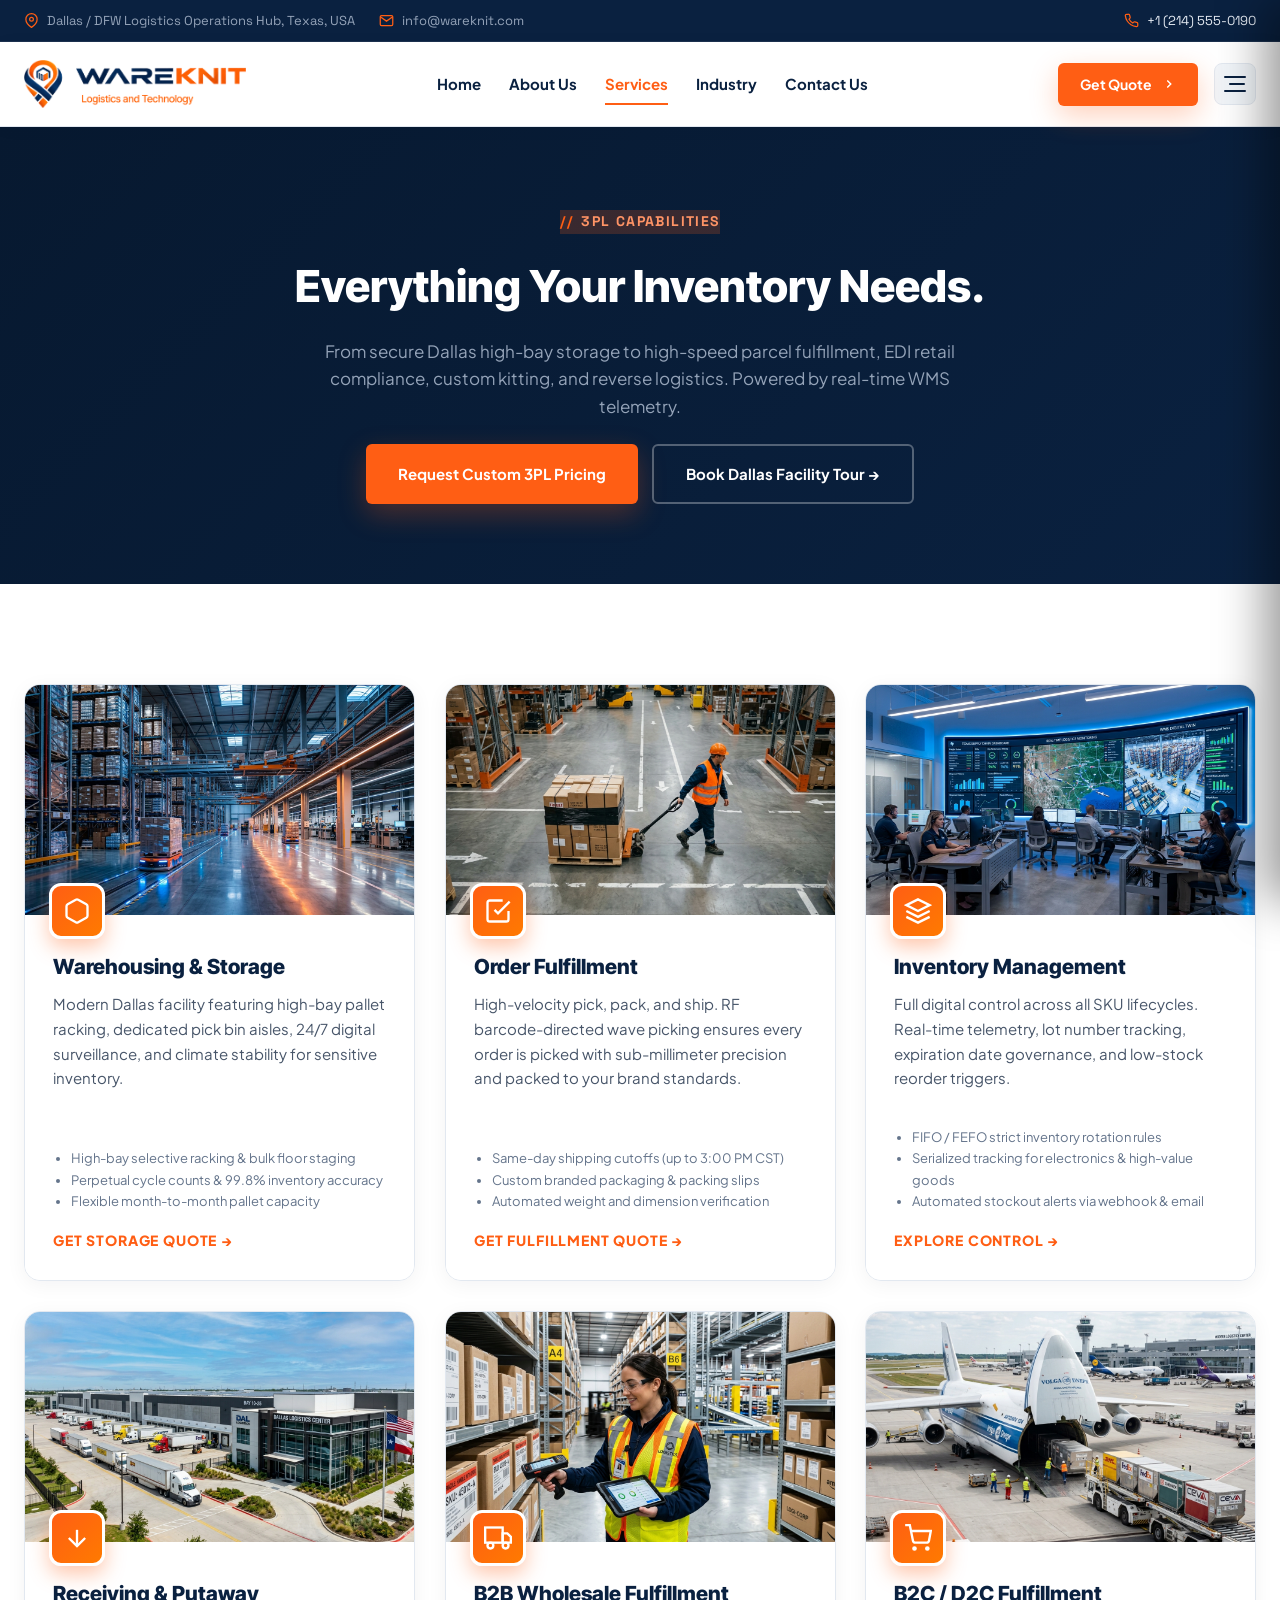
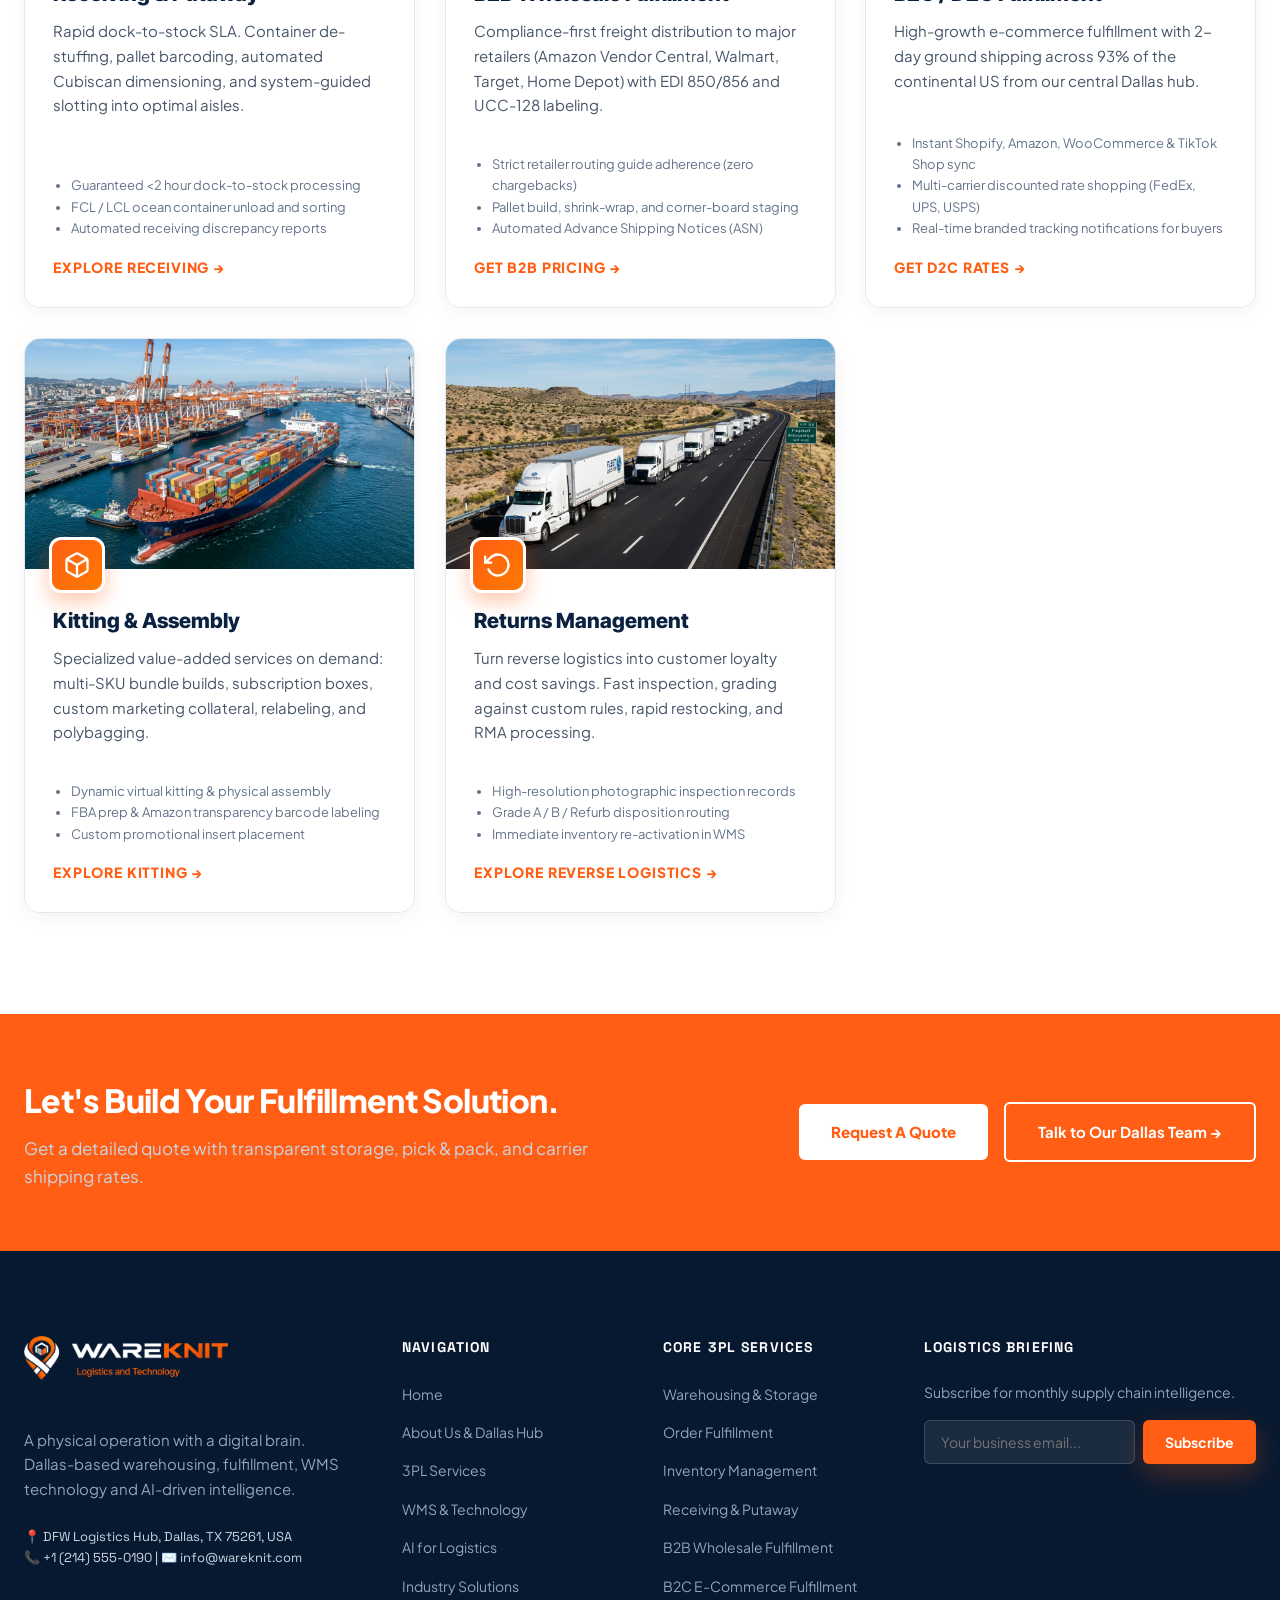
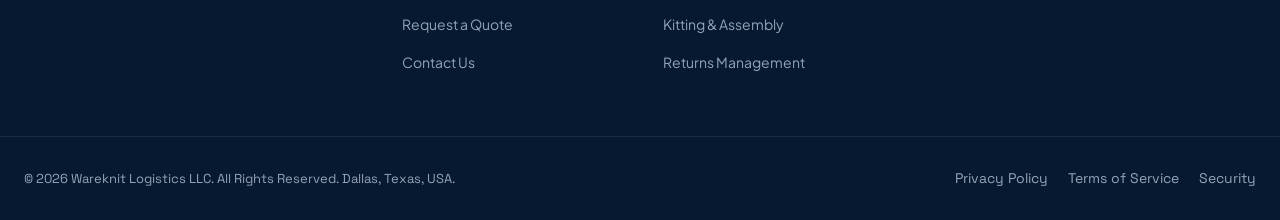
<file: services.html>
<!DOCTYPE html>
<html lang="en">
<head>
  <meta charset="UTF-8">
  <meta name="viewport" content="width=device-width, initial-scale=1.0">
  <title>3PL Logistics & Warehouse Fulfillment Services | Wareknit Logistics — Dallas, TX</title>
  <meta name="description" content="Explore Wareknit's full-suite 3PL logistics services in Dallas, TX: warehousing, pick pack & ship, inventory management, B2B wholesale, D2C fulfillment, kitting, and reverse logistics.">
  <link rel="stylesheet" href="css/style.css">
  <link rel="icon" type="image/png" href="images/favicon.png">
  <link rel="apple-touch-icon" href="images/apple-touch-icon.png">
</head>
<body>

  <!-- ================= TOPBAR ================= -->
  <aside class="topbar">
    <div class="container topbar-content">
      <div class="topbar-left">
        <div class="topbar-item">
          <svg viewBox="0 0 24 24" fill="none" stroke="currentColor" stroke-width="2"><path d="M21 10c0 7-9 13-9 13s-9-6-9-13a9 9 0 0118 0z"></path><circle cx="12" cy="10" r="3"></circle></svg>
          <span>Dallas / DFW Logistics Operations Hub, Texas, USA</span>
        </div>
        <div class="topbar-item">
          <svg viewBox="0 0 24 24" fill="none" stroke="currentColor" stroke-width="2"><path d="M4 4h16c1.1 0 2 .9 2 2v12c0 1.1-.9 2-2 2H4c-1.1 0-2-.9-2-2V6c0-1.1.9-2 2-2z"></path><polyline points="22,6 12,13 2,6"></polyline></svg>
          <span>info@wareknit.com</span>
        </div>
      </div>
      <div class="topbar-right">
        <div class="topbar-item">
          <svg viewBox="0 0 24 24" fill="none" stroke="currentColor" stroke-width="2"><path d="M22 16.92v3a2 2 0 01-2.18 2 19.79 19.79 0 01-8.63-3.07 19.5 19.5 0 01-6-6 19.79 19.79 0 01-3.07-8.67A2 2 0 014.11 2h3a2 2 0 012 1.72 12.84 12.84 0 00.7 2.81 2 2 0 01-.45 2.11L8.09 9.91a16 16 0 006 6l1.27-1.27a2 2 0 012.11-.45 12.84 12.84 0 002.81.7A2 2 0 0122 16.92z"></path></svg>
          <a href="tel:+12145550190" class="topbar-link">+1 (214) 555-0190</a>
        </div>
      </div>
    </div>
  </aside>

  <!-- ================= MAIN HEADER NAVIGATION (5 Items Strict) ================= -->
  <header class="site-header">
    <div class="container navbar">
      <a href="index.html" class="brand-logo" aria-label="Wareknit Logistics Home">
        <img src="images/logo.png" alt="Wareknit Logistics" class="brand-logo-img">
      </a>

      <nav class="nav-menu" aria-label="Primary Navigation">
        <a href="index.html" class="nav-link">Home</a>
        <a href="about.html" class="nav-link">About Us</a>
        <a href="services.html" class="nav-link active">Services</a>
        <a href="industries.html" class="nav-link">Industry</a>
        <a href="contact.html" class="nav-link">Contact Us</a>
      </nav>

      <div class="header-actions">
        <a href="quote.html" class="btn btn-primary btn-sm">
          <span>Get Quote</span>
          <svg width="14" height="14" viewBox="0 0 24 24" fill="none" stroke="currentColor" stroke-width="2.5"><polyline points="9 18 15 12 9 6"></polyline></svg>
        </a>

        <button class="header-icon-btn side-toggle-btn" id="sideAreaToggle" aria-label="Open Navigation Drawer">
          <span class="side-toggle-line"></span>
          <span class="side-toggle-line"></span>
          <span class="side-toggle-line"></span>
        </button>

        <button class="mobile-menu-btn" id="mobileMenuToggle" aria-label="Toggle navigation">
          <svg width="24" height="24" viewBox="0 0 24 24" fill="none" stroke="currentColor" stroke-width="2"><line x1="3" y1="12" x2="21" y2="12"></line><line x1="3" y1="6" x2="21" y2="6"></line><line x1="3" y1="18" x2="21" y2="18"></line></svg>
        </button>
      </div>
    </div>
  </header>

  <!-- Side-Area Sliding Drawer -->
  <div class="side-area-backdrop" id="sideAreaBackdrop"></div>
  <aside class="side-area-drawer" id="sideAreaDrawer">
    <div>
      <button class="side-area-close-btn" id="sideAreaClose" aria-label="Close Side Drawer">
        <svg width="20" height="20" viewBox="0 0 24 24" fill="none" stroke="currentColor" stroke-width="2"><line x1="18" y1="6" x2="6" y2="18"></line><line x1="6" y1="6" x2="18" y2="18"></line></svg>
      </button>
      <div class="side-area-header">
        <a href="index.html" class="brand-logo">
          <img src="images/logo_white.png" alt="Wareknit Logistics" class="brand-logo-img">
        </a>
        <p class="side-area-description">A physical operation with a digital brain. Dallas-based warehousing, fulfillment, WMS technology and AI-driven intelligence.</p>
      </div>
      <nav class="side-area-nav">
        <a href="index.html"><span>Home</span> <span>&rarr;</span></a>
        <a href="about.html"><span>About Us &amp; Dallas Hub</span> <span>&rarr;</span></a>
        <a href="services.html"><span>3PL Services</span> <span>&rarr;</span></a>
        <a href="technology.html"><span>WMS &amp; Technology</span> <span>&rarr;</span></a>
        <a href="ai.html"><span>AI for Logistics</span> <span>&rarr;</span></a>
        <a href="industries.html"><span>Industry Solutions</span> <span>&rarr;</span></a>
        <a href="quote.html"><span>Request a Quote</span> <span>&rarr;</span></a>
        <a href="contact.html"><span>Contact Us</span> <span>&rarr;</span></a>
      </nav>
    </div>
  </aside>

  <!-- ================= PAGE BANNER ================= -->
  <section class="page-banner" style="background: linear-gradient(135deg, #071930 0%, #0A2140 100%); padding: 80px 0; color: #FFFFFF;">
    <div class="container" style="text-align: center;">
      <div class="sub-title-tag" style="background: rgba(255, 94, 20, 0.2); color: #FF9466; border-color: rgba(255, 94, 20, 0.4); margin: 0 auto 16px;">
        <span class="tag-slash">//</span> 3PL CAPABILITIES
      </div>
      <h1 style="font-family: var(--font-heading); font-size: 2.75rem; font-weight: 800; margin-bottom: 16px;">Everything Your Inventory Needs.</h1>
      <p style="color: #94A3B8; max-width: 680px; margin: 0 auto 24px; font-size: 1.0625rem; line-height: 1.6;">
        From secure Dallas high-bay storage to high-speed parcel fulfillment, EDI retail compliance, custom kitting, and reverse logistics. Powered by real-time WMS telemetry.
      </p>
      <div style="display: flex; gap: 14px; justify-content: center;">
        <a href="quote.html" class="btn btn-primary">Request Custom 3PL Pricing</a>
        <a href="contact.html" class="btn btn-outline" style="border-color: rgba(255, 255, 255, 0.3); color: #FFFFFF;">Book Dallas Facility Tour &rarr;</a>
      </div>
    </div>
  </section>

  <!-- ================= 8 CORE 3PL SERVICES BREAKDOWN ================= -->
  <section class="section-padding bg-white">
    <div class="container">
      <div class="services-grid-3">
        
        <!-- 1. Warehousing -->
        <div class="logixo-service-card reveal" id="warehousing">
          <div class="service-card-thumb">
            <img src="images/hero_warehouse.jpg" alt="Warehousing and Storage">
            <div class="service-card-icon">
              <svg width="28" height="28" viewBox="0 0 24 24" fill="none" stroke="currentColor" stroke-width="2"><path d="M21 16V8a2 2 0 00-1-1.73l-7-4a2 2 0 00-2 0l-7 4A2 2 0 003 8v8a2 2 0 001 1.73l7 4a2 2 0 002 0l7-4A2 2 0 0021 16z"></path></svg>
            </div>
          </div>
          <div class="service-card-body">
            <h3>Warehousing &amp; Storage</h3>
            <p>Modern Dallas facility featuring high-bay pallet racking, dedicated pick bin aisles, 24/7 digital surveillance, and climate stability for sensitive inventory.</p>
            <ul style="font-size: 0.8125rem; color: var(--color-text-muted); margin: 12px 0 16px; padding-left: 18px; list-style: disc;">
              <li>High-bay selective racking &amp; bulk floor staging</li>
              <li>Perpetual cycle counts &amp; 99.8% inventory accuracy</li>
              <li>Flexible month-to-month pallet capacity</li>
            </ul>
            <a href="quote.html" class="service-card-link">Get Storage Quote &rarr;</a>
          </div>
        </div>

        <!-- 2. Order Fulfillment -->
        <div class="logixo-service-card reveal" id="fulfillment">
          <div class="service-card-thumb">
            <img src="images/warehouse_packing_hero.jpg" alt="Order Fulfillment">
            <div class="service-card-icon">
              <svg width="28" height="28" viewBox="0 0 24 24" fill="none" stroke="currentColor" stroke-width="2"><polyline points="9 11 12 14 22 4"></polyline><path d="M21 12v7a2 2 0 0 1-2 2H5a2 2 0 0 1-2-2V5a2 2 0 0 1 2-2h11"></path></svg>
            </div>
          </div>
          <div class="service-card-body">
            <h3>Order Fulfillment</h3>
            <p>High-velocity pick, pack, and ship. RF barcode-directed wave picking ensures every order is picked with sub-millimeter precision and packed to your brand standards.</p>
            <ul style="font-size: 0.8125rem; color: var(--color-text-muted); margin: 12px 0 16px; padding-left: 18px; list-style: disc;">
              <li>Same-day shipping cutoffs (up to 3:00 PM CST)</li>
              <li>Custom branded packaging &amp; packing slips</li>
              <li>Automated weight and dimension verification</li>
            </ul>
            <a href="quote.html" class="service-card-link">Get Fulfillment Quote &rarr;</a>
          </div>
        </div>

        <!-- 3. Inventory Management -->
        <div class="logixo-service-card reveal" id="inventory">
          <div class="service-card-thumb">
            <img src="images/tech_command.jpg" alt="Inventory Management">
            <div class="service-card-icon">
              <svg width="28" height="28" viewBox="0 0 24 24" fill="none" stroke="currentColor" stroke-width="2"><polygon points="12 2 2 7 12 12 22 7 12 2"></polygon><polyline points="2 17 12 22 22 17"></polyline><polyline points="2 12 12 17 22 12"></polyline></svg>
            </div>
          </div>
          <div class="service-card-body">
            <h3>Inventory Management</h3>
            <p>Full digital control across all SKU lifecycles. Real-time telemetry, lot number tracking, expiration date governance, and low-stock reorder triggers.</p>
            <ul style="font-size: 0.8125rem; color: var(--color-text-muted); margin: 12px 0 16px; padding-left: 18px; list-style: disc;">
              <li>FIFO / FEFO strict inventory rotation rules</li>
              <li>Serialized tracking for electronics &amp; high-value goods</li>
              <li>Automated stockout alerts via webhook &amp; email</li>
            </ul>
            <a href="quote.html" class="service-card-link">Explore Control &rarr;</a>
          </div>
        </div>

        <!-- 4. Receiving & Putaway -->
        <div class="logixo-service-card reveal" id="receiving">
          <div class="service-card-thumb">
            <img src="images/dallas_facility.jpg" alt="Receiving and Putaway">
            <div class="service-card-icon">
              <svg width="28" height="28" viewBox="0 0 24 24" fill="none" stroke="currentColor" stroke-width="2"><line x1="12" y1="5" x2="12" y2="19"></line><polyline points="19 12 12 19 5 12"></polyline></svg>
            </div>
          </div>
          <div class="service-card-body">
            <h3>Receiving &amp; Putaway</h3>
            <p>Rapid dock-to-stock SLA. Container de-stuffing, pallet barcoding, automated Cubiscan dimensioning, and system-guided slotting into optimal aisles.</p>
            <ul style="font-size: 0.8125rem; color: var(--color-text-muted); margin: 12px 0 16px; padding-left: 18px; list-style: disc;">
              <li>Guaranteed &lt;2 hour dock-to-stock processing</li>
              <li>FCL / LCL ocean container unload and sorting</li>
              <li>Automated receiving discrepancy reports</li>
            </ul>
            <a href="quote.html" class="service-card-link">Explore Receiving &rarr;</a>
          </div>
        </div>

        <!-- 5. B2B Wholesale Fulfillment -->
        <div class="logixo-service-card reveal" id="b2b">
          <div class="service-card-thumb">
            <img src="images/wms_fulfillment.jpg" alt="B2B Wholesale Fulfillment">
            <div class="service-card-icon">
              <svg width="28" height="28" viewBox="0 0 24 24" fill="none" stroke="currentColor" stroke-width="2"><rect x="1" y="3" width="15" height="13"></rect><polygon points="16 8 20 8 23 11 23 16 16 16 8"></polygon><circle cx="5.5" cy="18.5" r="2.5"></circle><circle cx="18.5" cy="18.5" r="2.5"></circle></svg>
            </div>
          </div>
          <div class="service-card-body">
            <h3>B2B Wholesale Fulfillment</h3>
            <p>Compliance-first freight distribution to major retailers (Amazon Vendor Central, Walmart, Target, Home Depot) with EDI 850/856 and UCC-128 labeling.</p>
            <ul style="font-size: 0.8125rem; color: var(--color-text-muted); margin: 12px 0 16px; padding-left: 18px; list-style: disc;">
              <li>Strict retailer routing guide adherence (zero chargebacks)</li>
              <li>Pallet build, shrink-wrap, and corner-board staging</li>
              <li>Automated Advance Shipping Notices (ASN)</li>
            </ul>
            <a href="quote.html" class="service-card-link">Get B2B Pricing &rarr;</a>
          </div>
        </div>

        <!-- 6. B2C / D2C E-Commerce -->
        <div class="logixo-service-card reveal" id="b2c">
          <div class="service-card-thumb">
            <img src="images/project_air.jpg" alt="B2C D2C E-commerce Fulfillment">
            <div class="service-card-icon">
              <svg width="28" height="28" viewBox="0 0 24 24" fill="none" stroke="currentColor" stroke-width="2"><circle cx="9" cy="21" r="1"></circle><circle cx="20" cy="21" r="1"></circle><path d="M1 1h4l2.68 13.39a2 2 0 0 0 2 1.61h9.72a2 2 0 0 0 2-1.61L23 6H6"></path></svg>
            </div>
          </div>
          <div class="service-card-body">
            <h3>B2C / D2C Fulfillment</h3>
            <p>High-growth e-commerce fulfillment with 2-day ground shipping across 93% of the continental US from our central Dallas hub.</p>
            <ul style="font-size: 0.8125rem; color: var(--color-text-muted); margin: 12px 0 16px; padding-left: 18px; list-style: disc;">
              <li>Instant Shopify, Amazon, WooCommerce &amp; TikTok Shop sync</li>
              <li>Multi-carrier discounted rate shopping (FedEx, UPS, USPS)</li>
              <li>Real-time branded tracking notifications for buyers</li>
            </ul>
            <a href="quote.html" class="service-card-link">Get D2C Rates &rarr;</a>
          </div>
        </div>

        <!-- 7. Kitting & Value-Added Services -->
        <div class="logixo-service-card reveal" id="kitting">
          <div class="service-card-thumb">
            <img src="images/project_ocean.jpg" alt="Kitting and Value Added Services">
            <div class="service-card-icon">
              <svg width="28" height="28" viewBox="0 0 24 24" fill="none" stroke="currentColor" stroke-width="2"><path d="M21 16V8a2 2 0 0 0-1-1.73l-7-4a2 2 0 0 0-2 0l-7 4A2 2 0 0 0 3 8v8a2 2 0 0 0 1 1.73l7 4a2 2 0 0 0 2 0l7-4A2 2 0 0 0 21 16z"></path><polyline points="3.27 6.96 12 12.01 20.73 6.96"></polyline><line x1="12" y1="22.08" x2="12" y2="12"></line></svg>
            </div>
          </div>
          <div class="service-card-body">
            <h3>Kitting &amp; Assembly</h3>
            <p>Specialized value-added services on demand: multi-SKU bundle builds, subscription boxes, custom marketing collateral, relabeling, and polybagging.</p>
            <ul style="font-size: 0.8125rem; color: var(--color-text-muted); margin: 12px 0 16px; padding-left: 18px; list-style: disc;">
              <li>Dynamic virtual kitting &amp; physical assembly</li>
              <li>FBA prep &amp; Amazon transparency barcode labeling</li>
              <li>Custom promotional insert placement</li>
            </ul>
            <a href="quote.html" class="service-card-link">Explore Kitting &rarr;</a>
          </div>
        </div>

        <!-- 8. Returns Management -->
        <div class="logixo-service-card reveal" id="returns">
          <div class="service-card-thumb">
            <img src="images/project_fleet.jpg" alt="Returns Management and Reverse Logistics">
            <div class="service-card-icon">
              <svg width="28" height="28" viewBox="0 0 24 24" fill="none" stroke="currentColor" stroke-width="2"><polyline points="1 4 1 10 7 10"></polyline><path d="M3.51 15a9 9 0 1 0 2.13-9.36L1 10"></path></svg>
            </div>
          </div>
          <div class="service-card-body">
            <h3>Returns Management</h3>
            <p>Turn reverse logistics into customer loyalty and cost savings. Fast inspection, grading against custom rules, rapid restocking, and RMA processing.</p>
            <ul style="font-size: 0.8125rem; color: var(--color-text-muted); margin: 12px 0 16px; padding-left: 18px; list-style: disc;">
              <li>High-resolution photographic inspection records</li>
              <li>Grade A / B / Refurb disposition routing</li>
              <li>Immediate inventory re-activation in WMS</li>
            </ul>
            <a href="quote.html" class="service-card-link">Explore Reverse Logistics &rarr;</a>
          </div>
        </div>

      </div>
    </div>
  </section>

  <!-- ================= FINAL CTA ================= -->
  <section class="cta-banner-strip">
    <div class="container cta-banner-box">
      <div>
        <h2 style="color: #FFFFFF; font-size: 2rem; font-weight: 800; margin-bottom: 8px;">Let's Build Your Fulfillment Solution.</h2>
        <p style="color: #CBD5E1; max-width: 620px;">Get a detailed quote with transparent storage, pick &amp; pack, and carrier shipping rates.</p>
      </div>
      <div style="display: flex; gap: 16px; align-items: center; flex-wrap: wrap;">
        <a href="quote.html" class="btn" style="background: #FFFFFF; color: var(--color-primary); font-weight: 800;">Request A Quote</a>
        <a href="contact.html" class="btn btn-outline" style="border-color: #FFFFFF; color: #FFFFFF;">Talk to Our Dallas Team &rarr;</a>
      </div>
    </div>
  </section>

  <!-- ================= FOOTER ================= -->
  <footer class="site-footer">
    <div class="container footer-grid">
      <div class="footer-brand">
        <a href="index.html" class="brand-logo" style="margin-bottom: 16px;">
          <img src="images/logo_white.png" alt="Wareknit Logistics" class="brand-logo-footer-img">
        </a>
        <p>A physical operation with a digital brain. Dallas-based warehousing, fulfillment, WMS technology and AI-driven intelligence.</p>
        <div style="font-family: var(--font-tech); font-size: 0.8125rem; color: #CBD5E1;">
          📍 DFW Logistics Hub, Dallas, TX 75261, USA<br>
          📞 +1 (214) 555-0190 | ✉️ info@wareknit.com
        </div>
      </div>

      <div class="footer-col">
        <h4>Navigation</h4>
        <ul class="footer-links-list">
          <li><a href="index.html" class="footer-link">Home</a></li>
          <li><a href="about.html" class="footer-link">About Us & Dallas Hub</a></li>
          <li><a href="services.html" class="footer-link">3PL Services</a></li>
          <li><a href="technology.html" class="footer-link">WMS & Technology</a></li>
          <li><a href="ai.html" class="footer-link">AI for Logistics</a></li>
          <li><a href="industries.html" class="footer-link">Industry Solutions</a></li>
          <li><a href="quote.html" class="footer-link">Request a Quote</a></li>
          <li><a href="contact.html" class="footer-link">Contact Us</a></li>
        </ul>
      </div>

      <div class="footer-col">
        <h4>Core 3PL Services</h4>
        <ul class="footer-links-list">
          <li><a href="services.html#warehousing" class="footer-link">Warehousing & Storage</a></li>
          <li><a href="services.html#fulfillment" class="footer-link">Order Fulfillment</a></li>
          <li><a href="services.html#inventory" class="footer-link">Inventory Management</a></li>
          <li><a href="services.html#receiving" class="footer-link">Receiving & Putaway</a></li>
          <li><a href="services.html#b2b" class="footer-link">B2B Wholesale Fulfillment</a></li>
          <li><a href="services.html#b2c" class="footer-link">B2C E-Commerce Fulfillment</a></li>
          <li><a href="services.html#kitting" class="footer-link">Kitting & Assembly</a></li>
          <li><a href="services.html#returns" class="footer-link">Returns Management</a></li>
        </ul>
      </div>

      <div class="footer-col">
        <h4>Logistics Briefing</h4>
        <p style="font-size: 0.875rem; color: #94A3B8; margin-bottom: 12px;">Subscribe for monthly supply chain intelligence.</p>
        <form class="footer-newsletter-form" onsubmit="event.preventDefault(); alert('Subscribed!');">
          <input type="email" class="footer-input" placeholder="Your business email..." required>
          <button type="submit" class="btn btn-primary btn-sm">Subscribe</button>
        </form>
      </div>
    </div>

    <div class="container footer-bottom">
      <div>&copy; 2026 Wareknit Logistics LLC. All Rights Reserved. Dallas, Texas, USA.</div>
      <div style="display: flex; gap: 20px;">
        <a href="#" class="footer-link">Privacy Policy</a>
        <a href="#" class="footer-link">Terms of Service</a>
        <a href="#" class="footer-link">Security</a>
      </div>
    </div>
  </footer>

  <script src="js/main.js"></script>
</body>
</html>
</file>
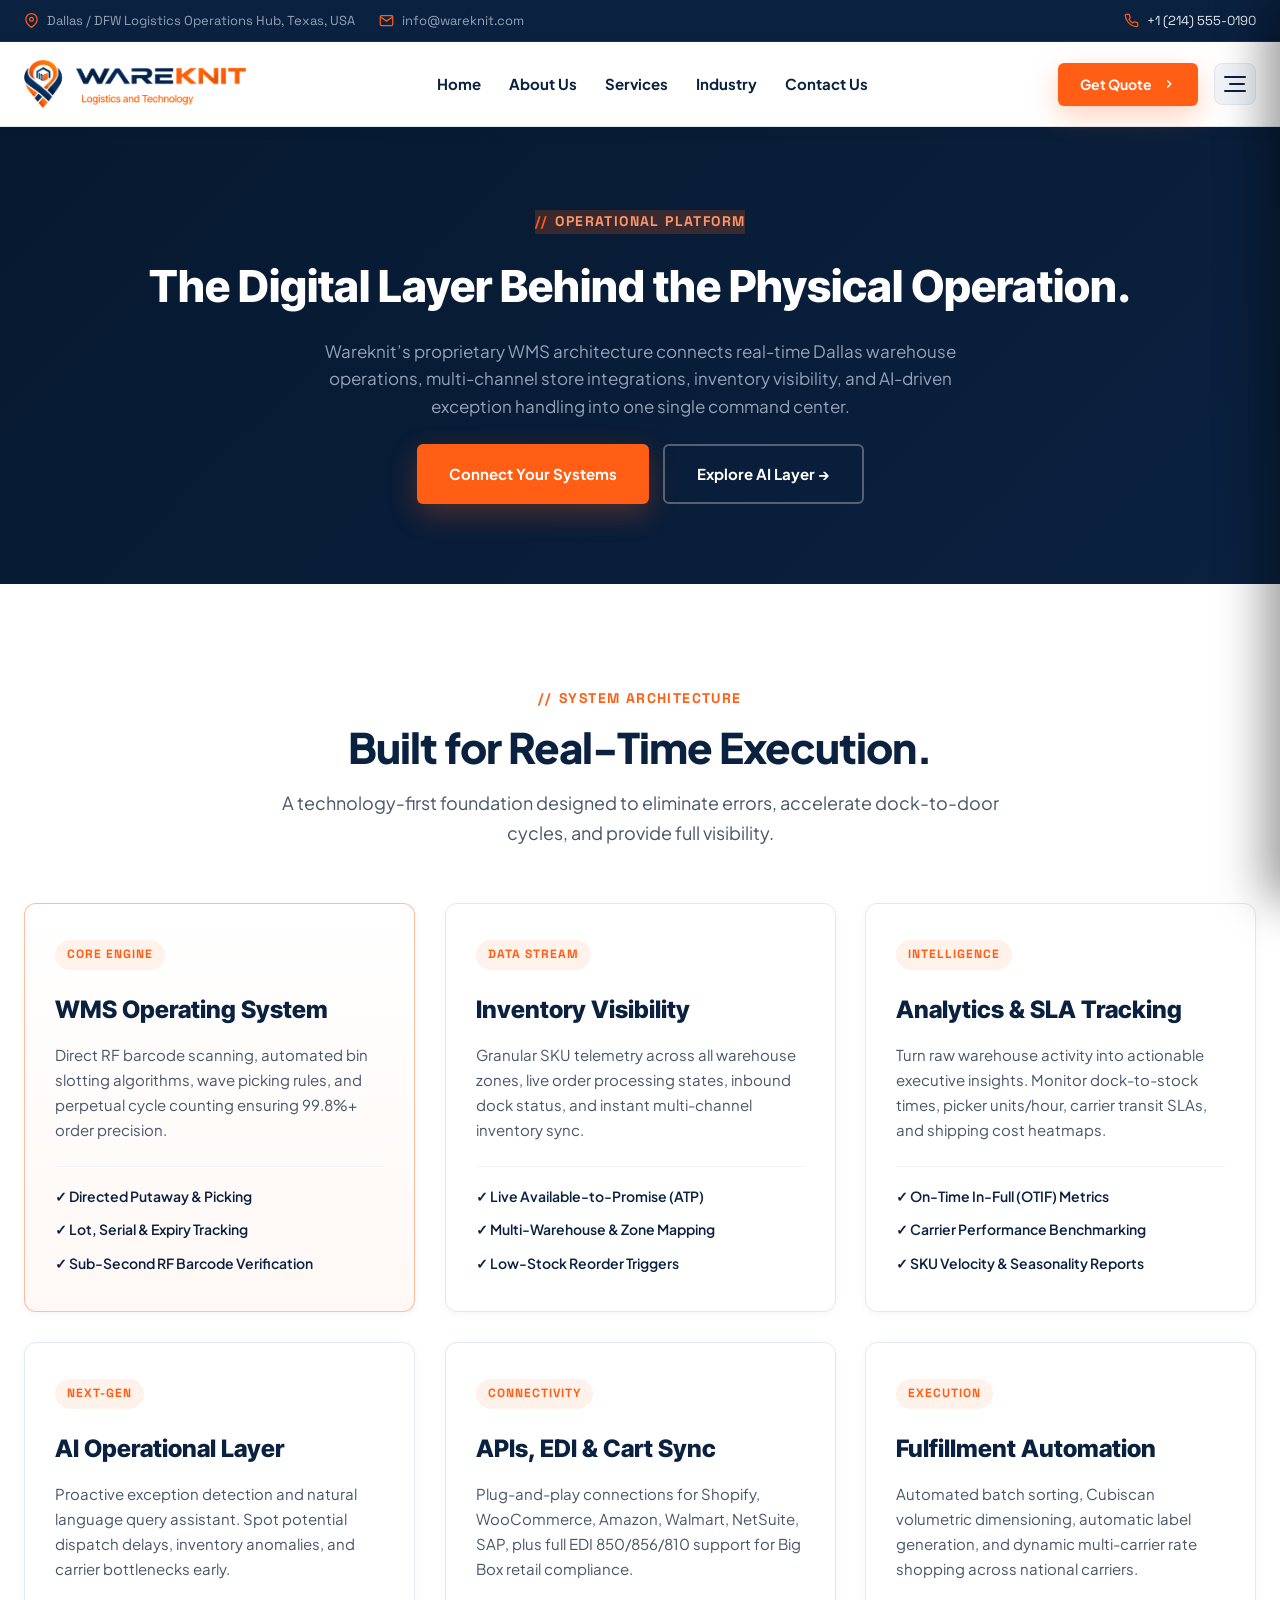
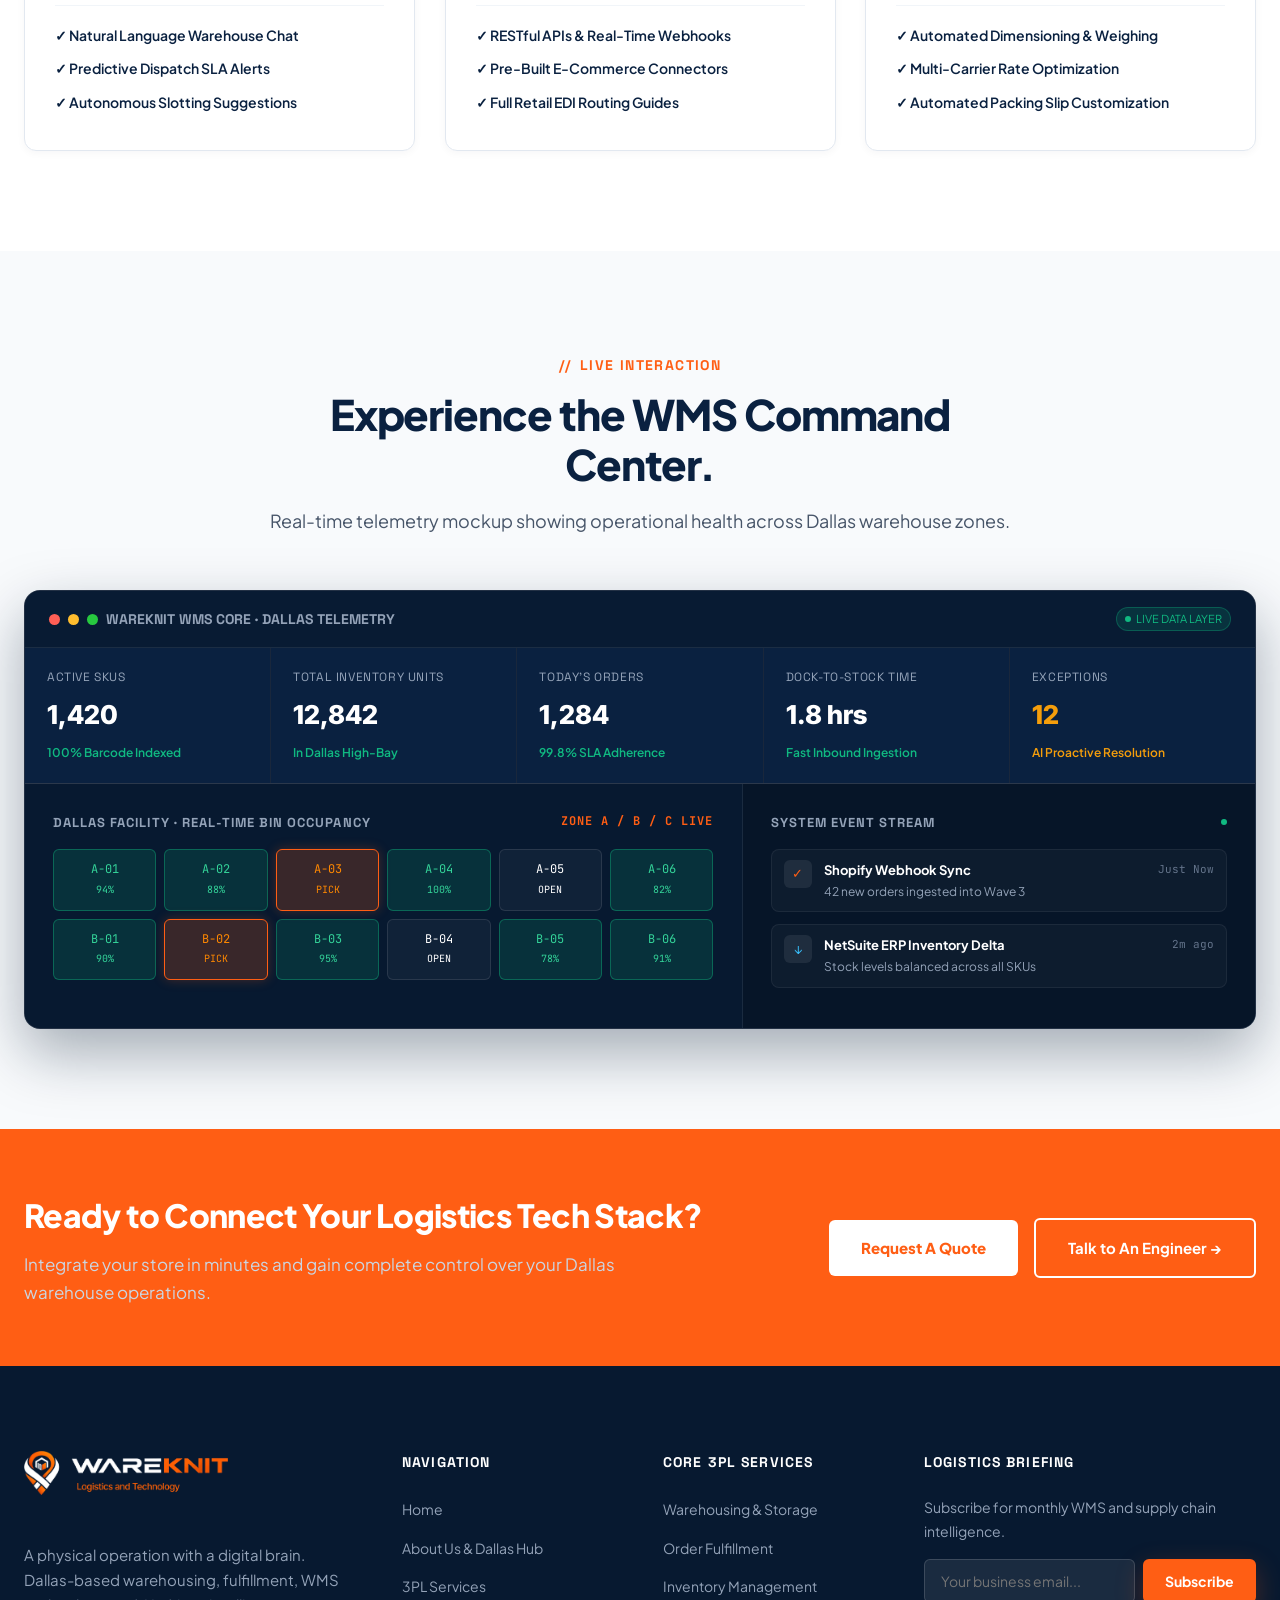
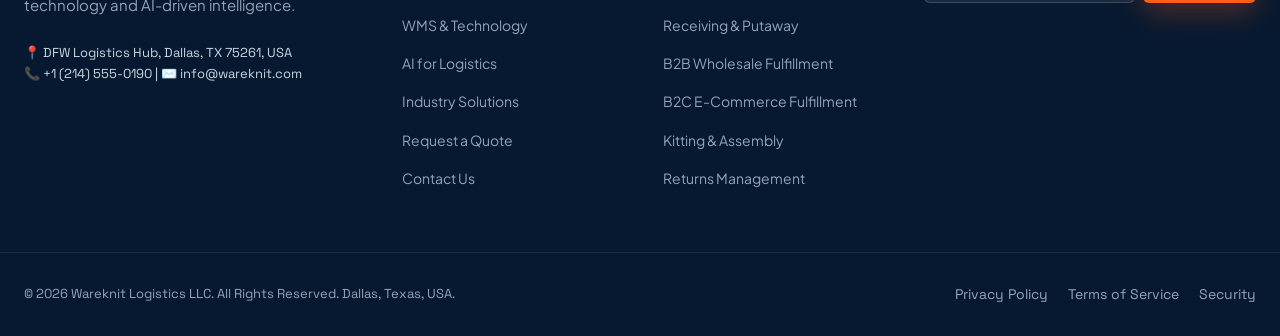
<file: technology.html>
<!DOCTYPE html>
<html lang="en">
<head>
  <meta charset="UTF-8">
  <meta name="viewport" content="width=device-width, initial-scale=1.0">
  <title>Technology & WMS Architecture | Wareknit Logistics — Dallas, TX</title>
  <meta name="description" content="Explore Wareknit's digital operating layer: cloud WMS foundation, real-time inventory visibility, automated order routing, ERP integrations, and warehouse intelligence.">
  <link rel="stylesheet" href="css/style.css">
  <link rel="icon" type="image/png" href="images/favicon.png">
  <link rel="apple-touch-icon" href="images/apple-touch-icon.png">
</head>
<body>

  <!-- ================= TOPBAR ================= -->
  <aside class="topbar">
    <div class="container topbar-content">
      <div class="topbar-left">
        <div class="topbar-item">
          <svg viewBox="0 0 24 24" fill="none" stroke="currentColor" stroke-width="2"><path d="M21 10c0 7-9 13-9 13s-9-6-9-13a9 9 0 0118 0z"></path><circle cx="12" cy="10" r="3"></circle></svg>
          <span>Dallas / DFW Logistics Operations Hub, Texas, USA</span>
        </div>
        <div class="topbar-item">
          <svg viewBox="0 0 24 24" fill="none" stroke="currentColor" stroke-width="2"><path d="M4 4h16c1.1 0 2 .9 2 2v12c0 1.1-.9 2-2 2H4c-1.1 0-2-.9-2-2V6c0-1.1.9-2 2-2z"></path><polyline points="22,6 12,13 2,6"></polyline></svg>
          <span>info@wareknit.com</span>
        </div>
      </div>
      <div class="topbar-right">
        <div class="topbar-item">
          <svg viewBox="0 0 24 24" fill="none" stroke="currentColor" stroke-width="2"><path d="M22 16.92v3a2 2 0 01-2.18 2 19.79 19.79 0 01-8.63-3.07 19.5 19.5 0 01-6-6 19.79 19.79 0 01-3.07-8.67A2 2 0 014.11 2h3a2 2 0 012 1.72 12.84 12.84 0 00.7 2.81 2 2 0 01-.45 2.11L8.09 9.91a16 16 0 006 6l1.27-1.27a2 2 0 012.11-.45 12.84 12.84 0 002.81.7A2 2 0 0122 16.92z"></path></svg>
          <a href="tel:+12145550190" class="topbar-link">+1 (214) 555-0190</a>
        </div>
      </div>
    </div>
  </aside>

  <!-- ================= MAIN HEADER NAVIGATION (5 Items Strict) ================= -->
  <header class="site-header">
    <div class="container navbar">
      <a href="index.html" class="brand-logo" aria-label="Wareknit Logistics Home">
        <img src="images/logo.png" alt="Wareknit Logistics" class="brand-logo-img">
      </a>

      <nav class="nav-menu" aria-label="Primary Navigation">
        <a href="index.html" class="nav-link">Home</a>
        <a href="about.html" class="nav-link">About Us</a>
        <a href="services.html" class="nav-link">Services</a>
        <a href="industries.html" class="nav-link">Industry</a>
        <a href="contact.html" class="nav-link">Contact Us</a>
      </nav>

      <div class="header-actions">
        <a href="quote.html" class="btn btn-primary btn-sm">
          <span>Get Quote</span>
          <svg width="14" height="14" viewBox="0 0 24 24" fill="none" stroke="currentColor" stroke-width="2.5"><polyline points="9 18 15 12 9 6"></polyline></svg>
        </a>

        <button class="header-icon-btn side-toggle-btn" id="sideAreaToggle" aria-label="Open Navigation Drawer">
          <span class="side-toggle-line"></span>
          <span class="side-toggle-line"></span>
          <span class="side-toggle-line"></span>
        </button>

        <button class="mobile-menu-btn" id="mobileMenuToggle" aria-label="Toggle navigation">
          <svg width="24" height="24" viewBox="0 0 24 24" fill="none" stroke="currentColor" stroke-width="2"><line x1="3" y1="12" x2="21" y2="12"></line><line x1="3" y1="6" x2="21" y2="6"></line><line x1="3" y1="18" x2="21" y2="18"></line></svg>
        </button>
      </div>
    </div>
  </header>

  <!-- Side-Area Sliding Drawer -->
  <div class="side-area-backdrop" id="sideAreaBackdrop"></div>
  <aside class="side-area-drawer" id="sideAreaDrawer">
    <div>
      <button class="side-area-close-btn" id="sideAreaClose" aria-label="Close Side Drawer">
        <svg width="20" height="20" viewBox="0 0 24 24" fill="none" stroke="currentColor" stroke-width="2"><line x1="18" y1="6" x2="6" y2="18"></line><line x1="6" y1="6" x2="18" y2="18"></line></svg>
      </button>
      <div class="side-area-header">
        <a href="index.html" class="brand-logo">
          <img src="images/logo_white.png" alt="Wareknit Logistics" class="brand-logo-img">
        </a>
        <p class="side-area-description">A physical operation with a digital brain. Dallas-based warehousing, fulfillment, WMS technology and AI-driven intelligence.</p>
      </div>
      <nav class="side-area-nav">
        <a href="index.html"><span>Home</span> <span>&rarr;</span></a>
        <a href="about.html"><span>About Us &amp; Dallas Hub</span> <span>&rarr;</span></a>
        <a href="services.html"><span>3PL Services</span> <span>&rarr;</span></a>
        <a href="technology.html"><span>WMS &amp; Technology</span> <span>&rarr;</span></a>
        <a href="ai.html"><span>AI for Logistics</span> <span>&rarr;</span></a>
        <a href="industries.html"><span>Industry Solutions</span> <span>&rarr;</span></a>
        <a href="quote.html"><span>Request a Quote</span> <span>&rarr;</span></a>
        <a href="contact.html"><span>Contact Us</span> <span>&rarr;</span></a>
      </nav>
    </div>
  </aside>

  <!-- ================= PAGE BANNER ================= -->
  <section class="page-banner" style="background: linear-gradient(135deg, #071930 0%, #0A2140 100%); padding: 80px 0; color: #FFFFFF;">
    <div class="container" style="text-align: center;">
      <div class="sub-title-tag" style="background: rgba(255, 94, 20, 0.2); color: #FF9466; border-color: rgba(255, 94, 20, 0.4); margin: 0 auto 16px;">
        <span class="tag-slash">//</span> OPERATIONAL PLATFORM
      </div>
      <h1 style="font-family: var(--font-heading); font-size: 2.75rem; font-weight: 800; margin-bottom: 16px;">The Digital Layer Behind the Physical Operation.</h1>
      <p style="color: #94A3B8; max-width: 680px; margin: 0 auto 24px; font-size: 1.0625rem; line-height: 1.6;">
        Wareknit’s proprietary WMS architecture connects real-time Dallas warehouse operations, multi-channel store integrations, inventory visibility, and AI-driven exception handling into one single command center.
      </p>
      <div style="display: flex; gap: 14px; justify-content: center;">
        <a href="quote.html" class="btn btn-primary">Connect Your Systems</a>
        <a href="ai.html" class="btn btn-outline" style="border-color: rgba(255, 255, 255, 0.3); color: #FFFFFF;">Explore AI Layer &rarr;</a>
      </div>
    </div>
  </section>

  <!-- ================= SECTION 31: 6 CORE TECH PILLARS ================= -->
  <section class="section-padding bg-white">
    <div class="container">
      <div class="section-header reveal">
        <div class="sub-title-tag"><span class="tag-slash">//</span> SYSTEM ARCHITECTURE</div>
        <h2 class="section-title">Built for Real-Time Execution.</h2>
        <p class="section-subtitle">A technology-first foundation designed to eliminate errors, accelerate dock-to-door cycles, and provide full visibility.</p>
      </div>

      <div class="services-grid-3">
        <!-- 1. WMS Foundation -->
        <div class="pillar-card highlight reveal">
          <div class="pillar-badge-tier">Core Engine</div>
          <h3 class="pillar-title">WMS Operating System</h3>
          <p class="pillar-desc">
            Direct RF barcode scanning, automated bin slotting algorithms, wave picking rules, and perpetual cycle counting ensuring 99.8%+ order precision.
          </p>
          <div class="pillar-feature-list">
            <div class="pillar-feature-item">&check; Directed Putaway &amp; Picking</div>
            <div class="pillar-feature-item">&check; Lot, Serial &amp; Expiry Tracking</div>
            <div class="pillar-feature-item">&check; Sub-Second RF Barcode Verification</div>
          </div>
        </div>

        <!-- 2. Real-Time Visibility -->
        <div class="pillar-card reveal">
          <div class="pillar-badge-tier">Data Stream</div>
          <h3 class="pillar-title">Inventory Visibility</h3>
          <p class="pillar-desc">
            Granular SKU telemetry across all warehouse zones, live order processing states, inbound dock status, and instant multi-channel inventory sync.
          </p>
          <div class="pillar-feature-list">
            <div class="pillar-feature-item">&check; Live Available-to-Promise (ATP)</div>
            <div class="pillar-feature-item">&check; Multi-Warehouse &amp; Zone Mapping</div>
            <div class="pillar-feature-item">&check; Low-Stock Reorder Triggers</div>
          </div>
        </div>

        <!-- 3. Operational Analytics -->
        <div class="pillar-card reveal">
          <div class="pillar-badge-tier">Intelligence</div>
          <h3 class="pillar-title">Analytics &amp; SLA Tracking</h3>
          <p class="pillar-desc">
            Turn raw warehouse activity into actionable executive insights. Monitor dock-to-stock times, picker units/hour, carrier transit SLAs, and shipping cost heatmaps.
          </p>
          <div class="pillar-feature-list">
            <div class="pillar-feature-item">&check; On-Time In-Full (OTIF) Metrics</div>
            <div class="pillar-feature-item">&check; Carrier Performance Benchmarking</div>
            <div class="pillar-feature-item">&check; SKU Velocity &amp; Seasonality Reports</div>
          </div>
        </div>

        <!-- 4. AI & Decision Support -->
        <div class="pillar-card reveal">
          <div class="pillar-badge-tier">Next-Gen</div>
          <h3 class="pillar-title">AI Operational Layer</h3>
          <p class="pillar-desc">
            Proactive exception detection and natural language query assistant. Spot potential dispatch delays, inventory anomalies, and carrier bottlenecks early.
          </p>
          <div class="pillar-feature-list">
            <div class="pillar-feature-item">&check; Natural Language Warehouse Chat</div>
            <div class="pillar-feature-item">&check; Predictive Dispatch SLA Alerts</div>
            <div class="pillar-feature-item">&check; Autonomous Slotting Suggestions</div>
          </div>
        </div>

        <!-- 5. Seamless Integrations -->
        <div class="pillar-card reveal">
          <div class="pillar-badge-tier">Connectivity</div>
          <h3 class="pillar-title">APIs, EDI &amp; Cart Sync</h3>
          <p class="pillar-desc">
            Plug-and-play connections for Shopify, WooCommerce, Amazon, Walmart, NetSuite, SAP, plus full EDI 850/856/810 support for Big Box retail compliance.
          </p>
          <div class="pillar-feature-list">
            <div class="pillar-feature-item">&check; RESTful APIs &amp; Real-Time Webhooks</div>
            <div class="pillar-feature-item">&check; Pre-Built E-Commerce Connectors</div>
            <div class="pillar-feature-item">&check; Full Retail EDI Routing Guides</div>
          </div>
        </div>

        <!-- 6. Warehouse Automation -->
        <div class="pillar-card reveal">
          <div class="pillar-badge-tier">Execution</div>
          <h3 class="pillar-title">Fulfillment Automation</h3>
          <p class="pillar-desc">
            Automated batch sorting, Cubiscan volumetric dimensioning, automatic label generation, and dynamic multi-carrier rate shopping across national carriers.
          </p>
          <div class="pillar-feature-list">
            <div class="pillar-feature-item">&check; Automated Dimensioning &amp; Weighing</div>
            <div class="pillar-feature-item">&check; Multi-Carrier Rate Optimization</div>
            <div class="pillar-feature-item">&check; Automated Packing Slip Customization</div>
          </div>
        </div>
      </div>
    </div>
  </section>

  <!-- ================= LIVE WMS COMMAND CENTER DEMO ================= -->
  <section class="section-padding bg-slate">
    <div class="container">
      <div class="section-header reveal">
        <div class="sub-title-tag"><span class="tag-slash">//</span> LIVE INTERACTION</div>
        <h2 class="section-title">Experience the WMS Command Center.</h2>
        <p class="section-subtitle">Real-time telemetry mockup showing operational health across Dallas warehouse zones.</p>
      </div>

      <div class="wms-console-wrapper reveal">
        <div class="wms-console-header">
          <div class="wms-console-dots">
            <span class="wms-dot red"></span>
            <span class="wms-dot yellow"></span>
            <span class="wms-dot green"></span>
            <span class="wms-console-title">WAREKNIT WMS CORE &middot; DALLAS TELEMETRY</span>
          </div>
          <div class="wms-live-badge"><span class="wms-live-dot"></span> LIVE DATA LAYER</div>
        </div>

        <div class="wms-kpi-row">
          <div class="wms-kpi-card">
            <div class="wms-kpi-label">Active SKUs</div>
            <div class="wms-kpi-value">1,420</div>
            <div class="wms-kpi-trend positive">100% Barcode Indexed</div>
          </div>
          <div class="wms-kpi-card">
            <div class="wms-kpi-label">Total Inventory Units</div>
            <div class="wms-kpi-value">12,842</div>
            <div class="wms-kpi-trend positive">In Dallas High-Bay</div>
          </div>
          <div class="wms-kpi-card">
            <div class="wms-kpi-label">Today's Orders</div>
            <div class="wms-kpi-value">1,284</div>
            <div class="wms-kpi-trend positive">99.8% SLA Adherence</div>
          </div>
          <div class="wms-kpi-card">
            <div class="wms-kpi-label">Dock-to-Stock Time</div>
            <div class="wms-kpi-value">1.8 hrs</div>
            <div class="wms-kpi-trend positive">Fast Inbound Ingestion</div>
          </div>
          <div class="wms-kpi-card">
            <div class="wms-kpi-label">Exceptions</div>
            <div class="wms-kpi-value" style="color: #F59E0B;">12</div>
            <div class="wms-kpi-trend warning">AI Proactive Resolution</div>
          </div>
        </div>

        <div class="wms-body-split">
          <div class="wms-map-panel">
            <div class="wms-panel-heading">
              <span>Dallas Facility &middot; Real-Time Bin Occupancy</span>
              <span style="font-family: var(--font-code); color: var(--color-primary); font-size: 0.75rem;">Zone A / B / C Live</span>
            </div>
            <div class="wms-warehouse-grid">
              <div class="wms-grid-cell full">A-01<br><small>94%</small></div>
              <div class="wms-grid-cell full">A-02<br><small>88%</small></div>
              <div class="wms-grid-cell active-picking">A-03<br><small>PICK</small></div>
              <div class="wms-grid-cell full">A-04<br><small>100%</small></div>
              <div class="wms-grid-cell">A-05<br><small>OPEN</small></div>
              <div class="wms-grid-cell full">A-06<br><small>82%</small></div>

              <div class="wms-grid-cell full">B-01<br><small>90%</small></div>
              <div class="wms-grid-cell active-picking">B-02<br><small>PICK</small></div>
              <div class="wms-grid-cell full">B-03<br><small>95%</small></div>
              <div class="wms-grid-cell">B-04<br><small>OPEN</small></div>
              <div class="wms-grid-cell full">B-05<br><small>78%</small></div>
              <div class="wms-grid-cell full">B-06<br><small>91%</small></div>
            </div>
          </div>

          <div class="wms-activity-panel">
            <div class="wms-panel-heading">
              <span>System Event Stream</span>
              <span class="wms-live-dot"></span>
            </div>
            <div class="wms-activity-list">
              <div class="wms-activity-item">
                <div class="wms-activity-icon">&check;</div>
                <div>
                  <div style="color: #FFFFFF; font-weight: 700;">Shopify Webhook Sync</div>
                  <div style="color: #94A3B8; font-size: 0.75rem;">42 new orders ingested into Wave 3</div>
                </div>
                <div class="wms-activity-time">Just Now</div>
              </div>
              <div class="wms-activity-item">
                <div class="wms-activity-icon" style="color: #38BDF8;">&darr;</div>
                <div>
                  <div style="color: #FFFFFF; font-weight: 700;">NetSuite ERP Inventory Delta</div>
                  <div style="color: #94A3B8; font-size: 0.75rem;">Stock levels balanced across all SKUs</div>
                </div>
                <div class="wms-activity-time">2m ago</div>
              </div>
            </div>
          </div>
        </div>
      </div>
    </div>
  </section>

  <!-- ================= FINAL CTA ================= -->
  <section class="cta-banner-strip">
    <div class="container cta-banner-box">
      <div>
        <h2 style="color: #FFFFFF; font-size: 2rem; font-weight: 800; margin-bottom: 8px;">Ready to Connect Your Logistics Tech Stack?</h2>
        <p style="color: #CBD5E1; max-width: 620px;">
          Integrate your store in minutes and gain complete control over your Dallas warehouse operations.
        </p>
      </div>
      <div style="display: flex; gap: 16px; align-items: center; flex-wrap: wrap;">
        <a href="quote.html" class="btn" style="background: #FFFFFF; color: var(--color-primary); font-weight: 800;">Request A Quote</a>
        <a href="contact.html" class="btn btn-outline" style="border-color: #FFFFFF; color: #FFFFFF;">Talk to An Engineer &rarr;</a>
      </div>
    </div>
  </section>

  <!-- ================= FOOTER ================= -->
  <footer class="site-footer">
    <div class="container footer-grid">
      <div class="footer-brand">
        <a href="index.html" class="brand-logo" style="margin-bottom: 16px;">
          <img src="images/logo_white.png" alt="Wareknit Logistics" class="brand-logo-footer-img">
        </a>
        <p>A physical operation with a digital brain. Dallas-based warehousing, fulfillment, WMS technology and AI-driven intelligence.</p>
        <div style="font-family: var(--font-tech); font-size: 0.8125rem; color: #CBD5E1;">
          📍 DFW Logistics Hub, Dallas, TX 75261, USA<br>
          📞 +1 (214) 555-0190 | ✉️ info@wareknit.com
        </div>
      </div>

      <div class="footer-col">
        <h4>Navigation</h4>
        <ul class="footer-links-list">
          <li><a href="index.html" class="footer-link">Home</a></li>
          <li><a href="about.html" class="footer-link">About Us & Dallas Hub</a></li>
          <li><a href="services.html" class="footer-link">3PL Services</a></li>
          <li><a href="technology.html" class="footer-link">WMS & Technology</a></li>
          <li><a href="ai.html" class="footer-link">AI for Logistics</a></li>
          <li><a href="industries.html" class="footer-link">Industry Solutions</a></li>
          <li><a href="quote.html" class="footer-link">Request a Quote</a></li>
          <li><a href="contact.html" class="footer-link">Contact Us</a></li>
        </ul>
      </div>

      <div class="footer-col">
        <h4>Core 3PL Services</h4>
        <ul class="footer-links-list">
          <li><a href="services.html#warehousing" class="footer-link">Warehousing & Storage</a></li>
          <li><a href="services.html#fulfillment" class="footer-link">Order Fulfillment</a></li>
          <li><a href="services.html#inventory" class="footer-link">Inventory Management</a></li>
          <li><a href="services.html#receiving" class="footer-link">Receiving & Putaway</a></li>
          <li><a href="services.html#b2b" class="footer-link">B2B Wholesale Fulfillment</a></li>
          <li><a href="services.html#b2c" class="footer-link">B2C E-Commerce Fulfillment</a></li>
          <li><a href="services.html#kitting" class="footer-link">Kitting & Assembly</a></li>
          <li><a href="services.html#returns" class="footer-link">Returns Management</a></li>
        </ul>
      </div>

      <div class="footer-col">
        <h4>Logistics Briefing</h4>
        <p style="font-size: 0.875rem; color: #94A3B8; margin-bottom: 12px;">Subscribe for monthly WMS and supply chain intelligence.</p>
        <form class="footer-newsletter-form" onsubmit="event.preventDefault(); alert('Subscribed!');">
          <input type="email" class="footer-input" placeholder="Your business email..." required>
          <button type="submit" class="btn btn-primary btn-sm">Subscribe</button>
        </form>
      </div>
    </div>

    <div class="container footer-bottom">
      <div>&copy; 2026 Wareknit Logistics LLC. All Rights Reserved. Dallas, Texas, USA.</div>
      <div style="display: flex; gap: 20px;">
        <a href="#" class="footer-link">Privacy Policy</a>
        <a href="#" class="footer-link">Terms of Service</a>
        <a href="#" class="footer-link">Security</a>
      </div>
    </div>
  </footer>

  <script src="js/main.js"></script>
</body>
</html>
</file>
<file: css/style.css>
/* ==========================================================================
   LOGIXO - LOGISTICS & TRANSPORTATION HTML TEMPLATE
   ThemeServices Reference Design & Layout (Light Mode)
   ========================================================================== */

@import url('https://fonts.googleapis.com/css2?family=Inter+Tight:ital,wght@0,300;0,400;0,500;0,600;0,700;0,800;0,900;1,400;1,700&family=Plus+Jakarta+Sans:ital,wght@0,300;0,400;0,500;0,600;0,700;0,800;1,400;1,700&family=Sora:wght@300;400;500;600;700&family=Space+Grotesk:wght@500;600;700&family=JetBrains+Mono:wght@400;500&display=swap');

:root {
  /* Warenite Brand Colors (Derived from Logo Emblem) */
  --color-primary: #FF5E14;              /* Logo Signature Vibrant Orange */
  --color-primary-hover: #E64E07;
  --color-primary-light: #FFF2EB;
  --color-primary-soft: rgba(255, 94, 20, 0.1);
  --color-primary-glow: rgba(255, 94, 20, 0.35);

  --color-secondary: #0A2140;            /* Logo Deep Navy Blue */
  --color-secondary-light: #12335E;
  --color-navy: #082142;
  --color-navy-dark: #05152B;
  --color-accent-blue: #0D3A6B;          /* Logo Wing Navy */

  /* FreightExpress Theme Palette */
  --fe-bg: #0A2140;                      /* Rich Dark Navy */
  --fe-bg-card: #0F2D52;                 /* Elevated Navy Card */
  --fe-bg-card-hover: #163B66;
  --fe-border: #1E4E80;                  /* Navy-Cyan border */
  --fe-border-subtle: rgba(30, 78, 128, 0.4);
  --fe-text-main: #FFFFFF;               /* Bright white heading text */
  --fe-text-light: #B8D3E8;              /* Soft ice-blue body text */
  --fe-accent: #FF5E14;                  /* Vibrant logo orange */
  --fe-accent-alt: #FF8800;              /* Bright amber accent */

  /* Backgrounds */
  --color-bg-body: #F8FAFC;              /* Luminous Light Canvas */
  --color-bg-white: #FFFFFF;             /* Pure White Surface */
  --color-bg-subtle: #F1F5F9;            /* Cool Slate */
  --color-bg-alt: #EDF2F7;               /* Alternating Section Background */
  --color-bg-dark: #071930;              /* Footer & Contrast Dark */

  /* Text Colors */
  --color-text-main: #0A2140;            /* Logo Navy Heading Black */
  --color-text-body: #475569;            /* Crisp Body Slate */
  --color-text-muted: #64748B;           /* Secondary Muted */
  --color-text-light: #94A3B8;

  /* Borders & Dividers */
  --color-border: #E2E8F0;
  --color-border-hover: #CBD5E1;
  --color-border-primary: rgba(255, 94, 20, 0.3);

  /* Functional Status */
  --color-success: #10B981;
  --color-warning: #F59E0B;
  --color-danger: #EF4444;

  /* Typography */
  --font-main: 'Plus Jakarta Sans', -apple-system, BlinkMacSystemFont, sans-serif;
  --font-heading: 'Inter Tight', 'Plus Jakarta Sans', sans-serif;
  --font-body-fe: 'Sora', 'Plus Jakarta Sans', sans-serif;
  --font-tech: 'Space Grotesk', sans-serif;
  --font-code: 'JetBrains Mono', monospace;

  /* Elevation Shadows */
  --shadow-sm: 0 2px 8px rgba(15, 23, 42, 0.04);
  --shadow-md: 0 8px 24px rgba(15, 23, 42, 0.08);
  --shadow-lg: 0 16px 36px rgba(15, 23, 42, 0.1);
  --shadow-xl: 0 24px 50px rgba(15, 23, 42, 0.14);
  --shadow-primary: 0 10px 28px rgba(255, 94, 20, 0.28);
  --shadow-card-hover: 0 20px 45px rgba(15, 23, 42, 0.12);

  /* Layout */
  --container-width: 1280px;
  --header-height: 84px;
  --radius-sm: 6px;
  --radius-md: 12px;
  --radius-lg: 20px;
  --radius-full: 9999px;

  /* Transitions */
  --transition-fast: 0.2s cubic-bezier(0.4, 0, 0.2, 1);
  --transition-smooth: 0.35s cubic-bezier(0.16, 1, 0.3, 1);
}

/* --- Reset & Base --- */
*, *::before, *::after {
  box-sizing: border-box;
  margin: 0;
  padding: 0;
}

html {
  font-size: 16px;
  scroll-behavior: smooth;
  -webkit-font-smoothing: antialiased;
}

body {
  font-family: var(--font-main);
  background-color: var(--color-bg-body);
  color: var(--color-text-body);
  line-height: 1.65;
  overflow-x: hidden;
}

img {
  max-width: 100%;
  height: auto;
  display: block;
}

a {
  color: inherit;
  text-decoration: none;
  transition: all var(--transition-fast);
}

ul, ol {
  list-style: none;
}

button, input, select, textarea {
  font-family: inherit;
  font-size: inherit;
  border: none;
  outline: none;
}

/* --- Container & Utilities --- */
.container {
  width: 100%;
  max-width: var(--container-width);
  margin-left: auto;
  margin-right: auto;
  padding-left: 24px;
  padding-right: 24px;
}

.section-padding {
  padding-top: 100px;
  padding-bottom: 100px;
}

.section-padding-sm {
  padding-top: 60px;
  padding-bottom: 60px;
}

.bg-white { background-color: var(--color-bg-white); }
.bg-light { background-color: var(--color-bg-body); }
.bg-subtle { background-color: var(--color-bg-subtle); }
.bg-alt { background-color: var(--color-bg-alt); }
.bg-dark { background-color: var(--color-bg-dark); color: #FFFFFF; }

/* --- Logixo Tagline & Subheading Style --- */
.sub-title-tag {
  display: inline-flex;
  align-items: center;
  gap: 8px;
  color: var(--color-primary);
  font-family: var(--font-tech);
  font-size: 0.875rem;
  font-weight: 800;
  text-transform: uppercase;
  letter-spacing: 0.1em;
  margin-bottom: 12px;
}

.sub-title-tag .tag-slash {
  font-weight: 900;
  color: var(--color-primary);
}

.section-header {
  text-align: center;
  max-width: 760px;
  margin: 0 auto 55px;
}

.section-header.text-left {
  text-align: left;
  margin-left: 0;
}

.section-title {
  font-size: 2.625rem;
  font-weight: 800;
  line-height: 1.2;
  letter-spacing: -0.025em;
  color: var(--color-text-main);
  margin-bottom: 16px;
}

.section-subtitle {
  font-size: 1.125rem;
  color: var(--color-text-body);
  line-height: 1.65;
}

.highlight-primary {
  color: var(--color-primary);
}

/* --- Buttons --- */
.btn {
  display: inline-flex;
  align-items: center;
  justify-content: center;
  gap: 10px;
  padding: 16px 32px;
  border-radius: var(--radius-sm);
  font-weight: 700;
  font-size: 0.9375rem;
  cursor: pointer;
  transition: all var(--transition-smooth);
  text-align: center;
  position: relative;
  overflow: hidden;
  white-space: nowrap;
}

.btn-primary {
  background-color: var(--color-primary);
  color: #FFFFFF;
  box-shadow: var(--shadow-primary);
}

.btn-primary:hover {
  background-color: var(--color-primary-hover);
  transform: translateY(-2px);
  box-shadow: 0 14px 34px rgba(255, 94, 20, 0.4);
}

.btn-dark {
  background-color: var(--color-secondary);
  color: #FFFFFF;
  box-shadow: var(--shadow-md);
}

.btn-dark:hover {
  background-color: var(--color-primary);
  transform: translateY(-2px);
}

.btn-outline {
  background: transparent;
  color: var(--color-text-main);
  border: 2px solid var(--color-border-hover);
}

.btn-outline:hover {
  background: var(--color-secondary);
  color: #FFFFFF;
  border-color: var(--color-secondary);
  transform: translateY(-2px);
}

.btn-white {
  background: #FFFFFF;
  color: var(--color-secondary);
  box-shadow: var(--shadow-md);
}

.btn-white:hover {
  background: var(--color-primary);
  color: #FFFFFF;
  transform: translateY(-2px);
}

.btn-sm {
  padding: 10px 22px;
  font-size: 0.875rem;
}

.btn-lg {
  padding: 18px 38px;
  font-size: 1.0625rem;
}

/* ==========================================================================
   TOPBAR & HEADER NAVIGATION
   ========================================================================== */
.topbar {
  background-color: var(--color-secondary);
  color: #94A3B8;
  font-size: 0.8125rem;
  padding: 10px 0;
  font-family: var(--font-tech);
  border-bottom: 1px solid rgba(255, 255, 255, 0.08);
}

.topbar-content {
  display: flex;
  align-items: center;
  justify-content: space-between;
}

.topbar-left, .topbar-right {
  display: flex;
  align-items: center;
  gap: 24px;
}

.topbar-item {
  display: flex;
  align-items: center;
  gap: 8px;
}

.topbar-item svg {
  width: 15px;
  height: 15px;
  color: var(--color-primary);
}

.topbar-link {
  color: #E2E8F0;
  transition: color var(--transition-fast);
}

.topbar-link:hover {
  color: var(--color-primary);
}

/* ==========================================================================
   HEADER & NAVIGATION DESIGN SYSTEM
   ========================================================================== */
.site-header {
  position: sticky;
  top: 0;
  left: 0;
  width: 100%;
  z-index: 1000;
  background-color: rgba(255, 255, 255, 0.95);
  backdrop-filter: blur(20px);
  -webkit-backdrop-filter: blur(20px);
  border-bottom: 1px solid var(--color-border);
  box-shadow: 0 2px 16px rgba(15, 23, 42, 0.04);
  transition: all 0.3s cubic-bezier(0.16, 1, 0.3, 1);
}

.site-header.scrolled {
  background-color: rgba(255, 255, 255, 0.98);
  box-shadow: 0 10px 30px rgba(15, 23, 42, 0.08);
  border-bottom-color: rgba(15, 23, 42, 0.08);
}

.site-header.scrolled .navbar {
  height: 72px;
}

/* FreightExpress Dark Header Variant */
.site-header.header-dark {
  background-color: rgba(14, 49, 58, 0.95);
  backdrop-filter: blur(20px);
  -webkit-backdrop-filter: blur(20px);
  border-bottom: 1px solid rgba(49, 104, 119, 0.45);
  box-shadow: 0 4px 30px rgba(0, 0, 0, 0.3);
}

.site-header.header-dark.scrolled {
  background-color: rgba(10, 36, 43, 0.98);
  box-shadow: 0 12px 35px rgba(0, 0, 0, 0.45);
  border-bottom-color: rgba(49, 104, 119, 0.6);
}

.site-header.header-dark .logo-title {
  color: #FFFFFF;
}

.site-header.header-dark .logo-subtitle {
  color: #B6CFD6;
}

.site-header.header-dark .nav-link {
  color: #FFFFFF;
  font-family: var(--font-heading);
  letter-spacing: -0.01em;
}

.site-header.header-dark .nav-link:hover,
.site-header.header-dark .nav-link.active {
  color: var(--color-primary);
}

.site-header.header-dark .nav-dropdown {
  background-color: #0E313A;
  border: 1px solid #316877;
  box-shadow: 0 20px 45px rgba(0, 0, 0, 0.5);
}

.site-header.header-dark .nav-dropdown-item {
  color: #B6CFD6;
  font-family: var(--font-heading);
}

.site-header.header-dark .nav-dropdown-item:hover,
.site-header.header-dark .nav-dropdown-item.active {
  background-color: rgba(255, 94, 20, 0.15);
  color: #FFFFFF;
}

.site-header.header-dark .header-icon-btn {
  color: #FFFFFF;
  border-color: rgba(49, 104, 119, 0.6);
  background-color: rgba(255, 255, 255, 0.05);
}

.site-header.header-dark .header-icon-btn:hover {
  background-color: var(--color-primary);
  border-color: var(--color-primary);
  color: #FFFFFF;
}

.site-header.header-dark .header-phone-box .phone-number {
  color: #FFFFFF;
}

.site-header.header-dark .header-phone-box .phone-label {
  color: #B6CFD6;
}

.site-header.header-dark .mobile-menu-btn {
  color: #FFFFFF;
}

.navbar {
  display: flex;
  align-items: center;
  justify-content: space-between;
  height: var(--header-height);
  transition: height 0.3s cubic-bezier(0.16, 1, 0.3, 1);
}

.brand-logo {
  display: inline-flex;
  align-items: center;
  text-decoration: none;
  line-height: 1;
}

.brand-logo-img {
  height: 48px;
  width: auto;
  max-width: 260px;
  object-fit: contain;
  transition: transform 0.25s cubic-bezier(0.16, 1, 0.3, 1);
  display: block;
}

.brand-logo:hover .brand-logo-img {
  transform: scale(1.03);
}

.brand-logo-footer-img {
  height: 44px;
  width: auto;
  max-width: 260px;
  object-fit: contain;
  display: block;
  margin-bottom: 14px;
}

/* Nav Menu */
.nav-menu {
  display: flex;
  align-items: center;
  gap: 28px;
}

.nav-link {
  color: var(--color-text-main);
  font-size: 0.9375rem;
  font-weight: 700;
  padding: 8px 0;
  position: relative;
  transition: color var(--transition-fast);
  display: flex;
  align-items: center;
  gap: 6px;
}

.nav-link:hover, .nav-link.active {
  color: var(--color-primary);
}

.nav-link::after {
  content: '';
  position: absolute;
  bottom: 0;
  left: 0;
  width: 0%;
  height: 2px;
  background-color: var(--color-primary);
  transition: width var(--transition-fast);
}

.nav-link:hover::after, .nav-link.active::after {
  width: 100%;
}

.nav-link svg {
  transition: transform 0.25s cubic-bezier(0.16, 1, 0.3, 1);
}

.nav-item-has-dropdown:hover > .nav-link svg {
  transform: rotate(180deg);
}

.nav-badge-hot {
  font-size: 0.625rem;
  font-weight: 800;
  background: var(--color-primary);
  color: #FFFFFF;
  padding: 2px 6px;
  border-radius: 4px;
  text-transform: uppercase;
  letter-spacing: 0.04em;
}

.nav-item-has-dropdown {
  position: relative;
}

.nav-dropdown {
  position: absolute;
  top: calc(100% + 8px);
  left: 0;
  min-width: 280px;
  background-color: #FFFFFF;
  border: 1px solid rgba(15, 23, 42, 0.08);
  border-radius: 12px;
  box-shadow: 0 20px 40px -10px rgba(15, 23, 42, 0.15), 0 0 1px rgba(15, 23, 42, 0.1);
  padding: 8px;
  opacity: 0;
  visibility: hidden;
  transform: translateY(10px);
  transition: opacity 0.25s cubic-bezier(0.16, 1, 0.3, 1), transform 0.25s cubic-bezier(0.16, 1, 0.3, 1), visibility 0.25s;
  z-index: 1100;
  pointer-events: none;
}

/* Invisible hover bridge to prevent premature closing */
.nav-dropdown::before {
  content: '';
  position: absolute;
  top: -15px;
  left: 0;
  right: 0;
  height: 15px;
  background: transparent;
}

.nav-item-has-dropdown:hover .nav-dropdown,
.nav-item-has-dropdown:focus-within .nav-dropdown {
  opacity: 1;
  visibility: visible;
  transform: translateY(0);
  pointer-events: auto;
}

.nav-dropdown-item {
  display: flex;
  align-items: center;
  justify-content: space-between;
  padding: 10px 14px;
  border-radius: 8px;
  color: var(--color-text-main);
  font-size: 0.875rem;
  font-weight: 700;
  transition: all 0.2s cubic-bezier(0.16, 1, 0.3, 1);
}

.nav-dropdown-item:hover {
  background-color: var(--color-primary-light);
  color: var(--color-primary);
  transform: translateX(4px);
}

.nav-dropdown-item.active {
  color: var(--color-primary);
  background-color: var(--color-primary-light);
}

/* Header Actions & Controls */
.header-actions {
  display: flex;
  align-items: center;
  gap: 16px;
}

.header-phone-box {
  display: flex;
  align-items: center;
  gap: 10px;
  padding-right: 12px;
  border-right: 1px solid rgba(148, 163, 184, 0.2);
}

.header-phone-icon {
  width: 36px;
  height: 36px;
  border-radius: 50%;
  background: rgba(255, 94, 20, 0.1);
  color: var(--color-primary);
  display: flex;
  align-items: center;
  justify-content: center;
}

.header-phone-text {
  display: flex;
  flex-direction: column;
}

.phone-label {
  font-size: 0.6875rem;
  font-weight: 600;
  text-transform: uppercase;
  letter-spacing: 0.05em;
  color: var(--color-text-muted);
}

.phone-number {
  font-size: 0.9375rem;
  font-weight: 800;
  color: var(--color-secondary);
  font-family: var(--font-tech);
}

.header-icon-btn {
  width: 42px;
  height: 42px;
  border-radius: 8px;
  background: var(--color-bg-subtle);
  border: 1px solid var(--color-border);
  color: var(--color-secondary);
  display: flex;
  align-items: center;
  justify-content: center;
  cursor: pointer;
  transition: all var(--transition-fast);
}

.header-icon-btn:hover {
  background: var(--color-primary);
  border-color: var(--color-primary);
  color: #FFFFFF;
  transform: translateY(-2px);
}

.side-toggle-btn {
  display: flex;
  flex-direction: column;
  justify-content: center;
  gap: 5px;
  padding: 10px;
}

.side-toggle-line {
  display: block;
  height: 2px;
  background-color: currentColor;
  border-radius: 2px;
  transition: all var(--transition-fast);
}

.side-toggle-line:nth-child(1) { width: 22px; }
.side-toggle-line:nth-child(2) { width: 16px; margin-left: auto; }
.side-toggle-line:nth-child(3) { width: 22px; }

.side-toggle-btn:hover .side-toggle-line:nth-child(2) {
  width: 22px;
}

.mobile-menu-btn {
  display: none;
  background: none;
  color: var(--color-secondary);
  cursor: pointer;
  padding: 8px;
}

/* ==========================================================================
   INTERACTIVE SIDE-AREA DRAWER (FreightExpress Sliding Drawer)
   ========================================================================== */
.side-area-backdrop {
  position: fixed;
  inset: 0;
  background: rgba(10, 20, 37, 0.7);
  backdrop-filter: blur(8px);
  z-index: 2000;
  opacity: 0;
  visibility: hidden;
  transition: all var(--transition-smooth);
}

.side-area-backdrop.open {
  opacity: 1;
  visibility: visible;
}

.side-area-drawer {
  position: fixed;
  top: 0;
  right: 0;
  width: 100%;
  max-width: 440px;
  height: 100vh;
  background-color: #0E313A;
  color: #B6CFD6;
  z-index: 2001;
  box-shadow: -15px 0 45px rgba(0, 0, 0, 0.4);
  padding: 50px 40px;
  display: flex;
  flex-direction: column;
  justify-content: space-between;
  overflow-y: auto;
  transform: translateX(100%);
  transition: transform 0.45s cubic-bezier(0.16, 1, 0.3, 1);
  border-left: 1px solid #316877;
}

.side-area-drawer.open {
  transform: translateX(0);
}

.side-area-close-btn {
  position: absolute;
  top: 30px;
  right: 30px;
  width: 40px;
  height: 40px;
  border-radius: 50%;
  background: rgba(255, 255, 255, 0.08);
  border: 1px solid rgba(49, 104, 119, 0.5);
  color: #FFFFFF;
  display: flex;
  align-items: center;
  justify-content: center;
  cursor: pointer;
  transition: all var(--transition-fast);
}

.side-area-close-btn:hover {
  background: var(--color-primary);
  border-color: var(--color-primary);
  transform: rotate(90deg);
}

.side-area-header {
  margin-bottom: 30px;
}

.side-area-header .logo-title {
  color: #FFFFFF;
}

.side-area-description {
  font-size: 0.9375rem;
  line-height: 1.7;
  color: #B6CFD6;
  margin-top: 15px;
}

.side-area-nav {
  display: flex;
  flex-direction: column;
  gap: 16px;
  margin: 30px 0;
  border-top: 1px solid rgba(49, 104, 119, 0.3);
  border-bottom: 1px solid rgba(49, 104, 119, 0.3);
  padding: 24px 0;
}

.side-area-nav a {
  color: #FFFFFF;
  font-size: 1.125rem;
  font-weight: 700;
  font-family: var(--font-heading);
  display: flex;
  align-items: center;
  justify-content: space-between;
  transition: all var(--transition-fast);
}

.side-area-nav a:hover {
  color: var(--color-primary);
  transform: translateX(6px);
}

.side-area-contact-box {
  margin-bottom: 25px;
}

.side-area-contact-title {
  color: #FFFFFF;
  font-size: 0.8125rem;
  text-transform: uppercase;
  letter-spacing: 0.1em;
  font-weight: 800;
  margin-bottom: 12px;
}

.side-area-contact-item {
  display: flex;
  align-items: center;
  gap: 12px;
  color: #B6CFD6;
  font-size: 0.9375rem;
  margin-bottom: 10px;
}

.side-area-contact-item svg {
  color: var(--color-primary);
  flex-shrink: 0;
}

.side-area-socials {
  display: flex;
  align-items: center;
  gap: 12px;
  margin-top: 10px;
}

.side-social-link {
  width: 38px;
  height: 38px;
  border-radius: 8px;
  background: rgba(255, 255, 255, 0.06);
  border: 1px solid rgba(49, 104, 119, 0.4);
  color: #FFFFFF;
  display: flex;
  align-items: center;
  justify-content: center;
  transition: all var(--transition-fast);
}

.side-social-link:hover {
  background: var(--color-primary);
  border-color: var(--color-primary);
  transform: translateY(-2px);
}

/* ==========================================================================
   SEARCH MODAL OVERLAY
   ========================================================================== */
.search-modal-overlay {
  position: fixed;
  inset: 0;
  background: rgba(14, 49, 58, 0.96);
  backdrop-filter: blur(16px);
  z-index: 3000;
  opacity: 0;
  visibility: hidden;
  transition: all var(--transition-smooth);
  display: flex;
  align-items: center;
  justify-content: center;
  padding: 24px;
}

.search-modal-overlay.open {
  opacity: 1;
  visibility: visible;
}

.search-modal-container {
  width: 100%;
  max-width: 680px;
  position: relative;
}

.search-modal-close-btn {
  position: absolute;
  top: -60px;
  right: 0;
  width: 44px;
  height: 44px;
  border-radius: 50%;
  background: rgba(255, 255, 255, 0.1);
  border: 1px solid rgba(255, 255, 255, 0.2);
  color: #FFFFFF;
  display: flex;
  align-items: center;
  justify-content: center;
  cursor: pointer;
  transition: all var(--transition-fast);
}

.search-modal-close-btn:hover {
  background: var(--color-primary);
  border-color: var(--color-primary);
  transform: rotate(90deg);
}

.search-input-group {
  display: flex;
  align-items: center;
  border-bottom: 2px solid #316877;
  padding-bottom: 16px;
  transition: border-color var(--transition-fast);
}

.search-input-group:focus-within {
  border-color: var(--color-primary);
}

.search-input-field {
  width: 100%;
  background: transparent;
  color: #FFFFFF;
  font-size: 1.75rem;
  font-weight: 700;
  font-family: var(--font-heading);
  outline: none;
  border: none;
}

.search-input-field::placeholder {
  color: rgba(182, 207, 214, 0.5);
}

.search-submit-btn {
  background: transparent;
  color: var(--color-primary);
  cursor: pointer;
  padding: 8px;
}

.search-suggestions {
  margin-top: 24px;
  display: flex;
  align-items: center;
  gap: 10px;
  flex-wrap: wrap;
}

.search-suggestion-pill {
  padding: 6px 14px;
  border-radius: 20px;
  background: rgba(255, 255, 255, 0.08);
  color: #B6CFD6;
  font-size: 0.8125rem;
  border: 1px solid rgba(49, 104, 119, 0.4);
  transition: all var(--transition-fast);
}

.search-suggestion-pill:hover {
  background: var(--color-primary);
  border-color: var(--color-primary);
  color: #FFFFFF;
}

/* ==========================================================================
   LOGIXO 3-PANEL SLICED HERO SHOWCASE SECTION
   Matching Reference Design & Layout
   ========================================================================== */
.hero-showcase-section {
  position: relative;
  background-color: var(--color-bg-white);
  padding: 24px 0 36px;
  overflow: hidden;
}

.hero-showcase-container {
  max-width: 1420px;
  margin: 0 auto;
  padding: 0 24px;
  position: relative;
  height: clamp(540px, 66vh, 680px);
}

.hero-showcase-slide {
  position: absolute;
  top: 0;
  left: 24px;
  right: 24px;
  bottom: 0;
  opacity: 0;
  visibility: hidden;
  pointer-events: none;
  transition: opacity 0.6s cubic-bezier(0.16, 1, 0.3, 1), visibility 0.6s;
  z-index: 1;
}

.hero-showcase-slide.active {
  opacity: 1;
  visibility: visible;
  pointer-events: auto;
  z-index: 5;
}

.hero-panels-grid {
  display: flex;
  gap: 16px;
  width: 100%;
  height: 100%;
}

/* Base Panel Styles */
.hero-panel {
  position: relative;
  overflow: hidden;
  height: 100%;
  background-color: #1E293B;
}

/* Panel 1: Main Left Content Panel */
.hero-panel-main {
  flex: 1;
  border-top-left-radius: 20px;
  border-bottom-left-radius: 0;
  border-top-right-radius: 0;
  clip-path: polygon(0 0, 100% 0, 100% calc(100% - 38px), calc(100% - 38px) 100%, 0 100%);
  display: flex;
  flex-direction: column;
  justify-content: space-between;
  padding: clamp(36px, 5.5vw, 68px);
}

/* Panel 2: Center Sliced Strip */
.hero-panel-mid {
  width: clamp(100px, 12vw, 155px);
  clip-path: polygon(0 0, calc(100% - 38px) 0, 100% 38px, 100% 100%, 38px 100%, 0 calc(100% - 38px));
  flex-shrink: 0;
}

/* Panel 3: Right Sliced Strip */
.hero-panel-right {
  width: clamp(100px, 12vw, 155px);
  border-top-right-radius: 20px;
  clip-path: polygon(0 0, 100% 0, 100% 100%, 38px 100%, 0 calc(100% - 38px));
  flex-shrink: 0;
}

/* Sliced Panel Backgrounds */
.hero-panel-bg {
  position: absolute;
  top: 0;
  left: 0;
  width: 100%;
  height: 100%;
  background-size: cover;
  background-repeat: no-repeat;
  transition: transform 7s cubic-bezier(0.25, 0.46, 0.45, 0.94);
  z-index: 1;
}

.hero-panel-main .hero-panel-bg {
  background-position: left center;
}

.hero-panel-mid .hero-panel-bg {
  background-position: center center;
}

.hero-panel-right .hero-panel-bg {
  background-position: right center;
}

.hero-showcase-slide.active .hero-panel-bg {
  transform: scale(1.05);
}

/* Subtle Dark Overlay for contrast */
.hero-panel-overlay {
  position: absolute;
  top: 0;
  left: 0;
  width: 100%;
  height: 100%;
  background: linear-gradient(135deg, rgba(10, 25, 45, 0.38) 0%, rgba(10, 25, 45, 0.15) 60%, rgba(10, 25, 45, 0.3) 100%);
  z-index: 2;
}

/* Panel 1 Content */
.hero-main-content {
  position: relative;
  z-index: 10;
  max-width: 650px;
}

.hero-showcase-slide.active .hero-showcase-title {
  animation: heroShowcaseFadeUp 0.7s cubic-bezier(0.16, 1, 0.3, 1) both;
}

.hero-showcase-slide.active .hero-action-row {
  animation: heroShowcaseFadeUp 0.7s 0.2s cubic-bezier(0.16, 1, 0.3, 1) both;
}

.hero-showcase-slide.active .hero-showcase-tabs {
  animation: heroShowcaseFadeUp 0.7s 0.35s cubic-bezier(0.16, 1, 0.3, 1) both;
}

@keyframes heroShowcaseFadeUp {
  0% {
    opacity: 0;
    transform: translateY(28px);
  }
  100% {
    opacity: 1;
    transform: translateY(0);
  }
}

.hero-showcase-title {
  font-family: var(--font-heading);
  font-size: clamp(38px, 5.2vw, 68px);
  font-weight: 800;
  line-height: 1.08;
  letter-spacing: -0.025em;
  color: #FFFFFF;
  margin: 0 0 28px 0;
  text-shadow: 0 4px 18px rgba(0, 0, 0, 0.35);
}

.hero-action-row {
  display: flex;
  align-items: center;
  gap: 16px;
}

.hero-showcase-btn {
  display: inline-flex;
  align-items: center;
  gap: 10px;
  background-color: var(--color-primary);
  color: #FFFFFF;
  padding: 13px 30px;
  border-radius: 50px;
  font-size: 0.9375rem;
  font-weight: 700;
  text-decoration: none;
  box-shadow: 0 8px 24px rgba(255, 94, 20, 0.45);
  transition: all 0.25s cubic-bezier(0.16, 1, 0.3, 1);
}

.hero-showcase-btn:hover {
  background-color: var(--color-primary-hover);
  transform: translateY(-2px) scale(1.03);
  box-shadow: 0 12px 28px rgba(255, 94, 20, 0.6);
  color: #FFFFFF;
}

.hero-showcase-btn svg {
  transition: transform 0.2s ease;
}

.hero-showcase-btn:hover svg {
  transform: translateX(4px);
}

/* 01 / 02 / 03 Tabs at Bottom Left */
.hero-showcase-tabs {
  position: relative;
  z-index: 10;
  display: flex;
  gap: 12px;
  margin-top: auto;
  padding-top: 28px;
}

.hero-tab-item {
  background: rgba(0, 0, 0, 0.22);
  backdrop-filter: blur(10px);
  -webkit-backdrop-filter: blur(10px);
  border: 1px solid rgba(255, 255, 255, 0.35);
  border-radius: 4px;
  padding: 12px 16px;
  width: clamp(90px, 11vw, 120px);
  height: 84px;
  display: flex;
  flex-direction: column;
  justify-content: space-between;
  cursor: pointer;
  text-align: left;
  color: #FFFFFF;
  transition: all 0.25s cubic-bezier(0.16, 1, 0.3, 1);
}

.hero-tab-item:hover {
  background: rgba(0, 0, 0, 0.4);
  border-color: rgba(255, 255, 255, 0.8);
  transform: translateY(-2px);
}

.hero-tab-item.active {
  background: rgba(30, 24, 20, 0.58);
  border-color: rgba(255, 255, 255, 0.95);
  box-shadow: 0 8px 24px rgba(0, 0, 0, 0.4);
  transform: translateY(-2px);
}

.hero-tab-num {
  font-family: var(--font-tech);
  font-size: 0.8125rem;
  font-weight: 700;
  text-align: right;
  display: block;
  opacity: 0.9;
  letter-spacing: 0.05em;
}

.hero-tab-label {
  font-family: var(--font-main);
  font-size: 0.8125rem;
  font-weight: 700;
  line-height: 1.25;
  display: block;
  color: #FFFFFF;
}

/* Responsive Styles for Sliced Hero */
@media (max-width: 991px) {
  .hero-panel-mid,
  .hero-panel-right {
    display: none;
  }
  .hero-panel-main {
    border-radius: 16px;
    clip-path: none;
    padding: 40px 28px;
  }
  .hero-showcase-container {
    height: 520px;
    padding: 0 16px;
  }
  .hero-showcase-slide {
    left: 16px;
    right: 16px;
  }
}

@media (max-width: 600px) {
  .hero-showcase-title {
    font-size: 2.15rem;
    margin-bottom: 20px;
  }
  .hero-showcase-container {
    height: 480px;
  }
  .hero-tab-item {
    width: 82px;
    height: 72px;
    padding: 8px 10px;
  }
  .hero-tab-label {
    font-size: 0.75rem;
  }
  .hero-tab-num {
    font-size: 0.75rem;
  }
}

.hero-dot.active {
  width: 32px;
  border-radius: 12px;
  background: var(--color-primary);
}

/* ==========================================================================
   LOGIXO QUICK TRACK & FREIGHT BOOKING TABS (Overlapping Hero Bottom)
   ========================================================================== */
.quick-booking-container {
  position: relative;
  z-index: 30;
  margin-top: -60px;
  margin-bottom: 80px;
}

.quick-booking-card {
  background: #FFFFFF;
  border-radius: var(--radius-md);
  box-shadow: var(--shadow-xl);
  border: 1px solid var(--color-border);
  overflow: hidden;
}

.quick-booking-nav {
  display: flex;
  background: var(--color-secondary);
}

.booking-tab-btn {
  flex: 1;
  padding: 18px 24px;
  background: transparent;
  color: #94A3B8;
  font-weight: 700;
  font-size: 0.9375rem;
  cursor: pointer;
  display: flex;
  align-items: center;
  justify-content: center;
  gap: 10px;
  transition: all var(--transition-fast);
  border-bottom: 3px solid transparent;
}

.booking-tab-btn.active {
  background: var(--color-primary);
  color: #FFFFFF;
  border-bottom-color: #FFFFFF;
}

.booking-tab-content {
  padding: 32px;
}

.booking-tab-pane {
  display: none;
}

.booking-tab-pane.active {
  display: block;
}

.track-form-grid {
  display: grid;
  grid-template-columns: 1.5fr 1fr 180px;
  gap: 18px;
  align-items: center;
}

.booking-form-grid {
  display: grid;
  grid-template-columns: repeat(4, 1fr) 180px;
  gap: 16px;
  align-items: center;
}

.form-control-lg {
  background: var(--color-bg-body);
  border: 1.5px solid var(--color-border);
  border-radius: var(--radius-sm);
  padding: 15px 18px;
  color: var(--color-text-main);
  font-size: 0.9375rem;
  font-weight: 600;
  width: 100%;
  transition: all var(--transition-fast);
}

.form-control-lg:focus {
  border-color: var(--color-primary);
  background: #FFFFFF;
  box-shadow: 0 0 0 3px rgba(255, 94, 20, 0.15);
}

/* ==========================================================================
   ABOUT US SECTION (Logixo Dual Image + 25+ Experience Box)
   ========================================================================== */
.about-section {
  background: #FFFFFF;
}

.about-grid {
  display: grid;
  grid-template-columns: 1fr 1fr;
  gap: 60px;
  align-items: center;
}

.about-img-stack {
  position: relative;
}

.about-main-img {
  width: 88%;
  height: 460px;
  object-fit: cover;
  border-radius: var(--radius-lg);
  box-shadow: var(--shadow-lg);
  border: 4px solid #FFFFFF;
}

.about-sub-img {
  position: absolute;
  bottom: -30px;
  right: 0;
  width: 55%;
  height: 280px;
  object-fit: cover;
  border-radius: var(--radius-md);
  box-shadow: var(--shadow-xl);
  border: 4px solid #FFFFFF;
}

.about-experience-box {
  position: absolute;
  top: 30px;
  left: -20px;
  background: var(--color-primary);
  color: #FFFFFF;
  padding: 24px 28px;
  border-radius: var(--radius-md);
  box-shadow: var(--shadow-primary);
  text-align: center;
}

.about-exp-num {
  font-family: var(--font-tech);
  font-size: 2.5rem;
  font-weight: 800;
  line-height: 1;
  margin-bottom: 4px;
}

.about-exp-text {
  font-size: 0.8125rem;
  font-weight: 700;
  text-transform: uppercase;
  letter-spacing: 0.06em;
}

.about-feature-list {
  display: grid;
  grid-template-columns: 1fr 1fr;
  gap: 16px;
  margin: 28px 0;
}

.about-feature-item {
  display: flex;
  align-items: center;
  gap: 10px;
  font-size: 0.9375rem;
  font-weight: 700;
  color: var(--color-text-main);
}

.about-feature-item svg {
  color: var(--color-primary);
  width: 20px;
  height: 20px;
  flex-shrink: 0;
}

.about-author-bar {
  display: flex;
  align-items: center;
  justify-content: space-between;
  padding-top: 24px;
  border-top: 1px solid var(--color-border);
  margin-top: 28px;
}

.author-info {
  display: flex;
  align-items: center;
  gap: 14px;
}

.author-avatar {
  width: 50px;
  height: 50px;
  border-radius: 50%;
  background: var(--color-primary-light);
  color: var(--color-primary);
  display: flex;
  align-items: center;
  justify-content: center;
  font-weight: 800;
}

.author-details h4 {
  font-size: 1rem;
  font-weight: 800;
  color: var(--color-text-main);
}

.author-details p {
  font-size: 0.8125rem;
  color: var(--color-text-muted);
}

/* ==========================================================================
   SERVICES SECTION (6 Logistics Cards)
   ========================================================================== */
.services-section {
  background: var(--color-bg-body);
}

.services-grid-3 {
  display: grid;
  grid-template-columns: repeat(3, 1fr);
  gap: 30px;
}

.logixo-service-card {
  background: #FFFFFF;
  border-radius: 16px;
  overflow: visible;
  border: 1px solid var(--color-border);
  box-shadow: 0 4px 20px rgba(15, 23, 42, 0.05);
  transition: all 0.35s cubic-bezier(0.16, 1, 0.3, 1);
  display: flex;
  flex-direction: column;
  position: relative;
}

.logixo-service-card:hover {
  transform: translateY(-8px);
  box-shadow: 0 20px 40px rgba(15, 23, 42, 0.12);
  border-color: rgba(255, 94, 20, 0.35);
}

.service-card-thumb {
  position: relative;
  height: 230px;
  overflow: visible;
  border-top-left-radius: 15px;
  border-top-right-radius: 15px;
}

.service-card-thumb img {
  width: 100%;
  height: 100%;
  object-fit: cover;
  border-top-left-radius: 15px;
  border-top-right-radius: 15px;
  transition: transform 0.6s cubic-bezier(0.16, 1, 0.3, 1);
  display: block;
}

.logixo-service-card:hover .service-card-thumb img {
  transform: scale(1.05);
}

.service-card-icon {
  position: absolute;
  bottom: -24px;
  left: 24px;
  width: 56px;
  height: 56px;
  background: linear-gradient(135deg, var(--color-primary) 0%, #FF7A00 100%);
  border-radius: 12px;
  border: 3.5px solid #FFFFFF;
  display: flex;
  align-items: center;
  justify-content: center;
  color: #FFFFFF;
  box-shadow: 0 8px 20px rgba(255, 94, 20, 0.35);
  z-index: 10;
  transition: all 0.3s cubic-bezier(0.16, 1, 0.3, 1);
}

.logixo-service-card:hover .service-card-icon {
  transform: translateY(-3px) scale(1.08);
  background: linear-gradient(135deg, var(--color-secondary) 0%, #163B66 100%);
  box-shadow: 0 10px 24px rgba(10, 33, 64, 0.35);
}

.service-card-body {
  padding: 38px 28px 28px;
  flex-grow: 1;
  display: flex;
  flex-direction: column;
  background: #FFFFFF;
  border-bottom-left-radius: 15px;
  border-bottom-right-radius: 15px;
}

.service-card-body h3 {
  font-family: var(--font-heading);
  font-size: 1.3rem;
  font-weight: 800;
  color: var(--color-text-main);
  margin-bottom: 12px;
  transition: color 0.2s ease;
  line-height: 1.3;
}

.logixo-service-card:hover .service-card-body h3 {
  color: var(--color-primary);
}

.service-card-body p {
  font-size: 0.9375rem;
  color: var(--color-text-body);
  line-height: 1.65;
  margin-bottom: 24px;
  flex-grow: 1;
}

.service-card-link {
  display: inline-flex;
  align-items: center;
  gap: 8px;
  font-size: 0.875rem;
  font-weight: 800;
  color: var(--color-primary);
  text-transform: uppercase;
  letter-spacing: 0.06em;
  text-decoration: none;
  transition: all 0.25s cubic-bezier(0.16, 1, 0.3, 1);
  margin-top: auto;
}

.service-card-link:hover,
.logixo-service-card:hover .service-card-link {
  color: var(--color-primary-hover);
  transform: translateX(4px);
}

/* ==========================================================================
   MILESTONE COUNTER STRIP
   ========================================================================== */
.counter-strip {
  background: var(--color-secondary);
  color: #FFFFFF;
  padding: 60px 0;
}

.counter-grid {
  display: grid;
  grid-template-columns: repeat(4, 1fr);
  gap: 30px;
  text-align: center;
}

.counter-item {
  display: flex;
  flex-direction: column;
  align-items: center;
}

.counter-num {
  font-family: var(--font-tech);
  font-size: 3rem;
  font-weight: 800;
  color: var(--color-primary);
  line-height: 1;
  margin-bottom: 10px;
}

.counter-lbl {
  font-size: 0.9375rem;
  font-weight: 700;
  color: #CBD5E1;
  text-transform: uppercase;
  letter-spacing: 0.06em;
}

/* ==========================================================================
   4-STEP WORKING PROCESS
   ========================================================================== */
.process-section {
  background: #FFFFFF;
}

.process-grid {
  display: grid;
  grid-template-columns: repeat(4, 1fr);
  gap: 24px;
  margin-top: 50px;
}

.process-card {
  background: var(--color-bg-body);
  border: 1px solid var(--color-border);
  border-radius: var(--radius-md);
  padding: 34px 24px;
  text-align: center;
  position: relative;
  transition: all var(--transition-smooth);
}

.process-card:hover {
  transform: translateY(-8px);
  background: #FFFFFF;
  box-shadow: var(--shadow-card-hover);
  border-color: var(--color-primary);
}

.process-step-num {
  width: 48px;
  height: 48px;
  border-radius: 50%;
  background: var(--color-primary);
  color: #FFFFFF;
  font-family: var(--font-tech);
  font-size: 1.125rem;
  font-weight: 800;
  display: flex;
  align-items: center;
  justify-content: center;
  margin: 0 auto 20px;
  box-shadow: var(--shadow-primary);
}

.process-card h4 {
  font-size: 1.1875rem;
  font-weight: 800;
  color: var(--color-text-main);
  margin-bottom: 12px;
}

.process-card p {
  font-size: 0.875rem;
  color: var(--color-text-body);
  line-height: 1.6;
}

/* ==========================================================================
   TESTIMONIALS SECTION
   ========================================================================== */
.testimonials-section {
  background: var(--color-bg-body);
}

.testimonials-grid {
  display: grid;
  grid-template-columns: repeat(3, 1fr);
  gap: 30px;
}

.testimonial-card {
  background: #FFFFFF;
  border-radius: var(--radius-md);
  padding: 34px 28px;
  border: 1px solid var(--color-border);
  box-shadow: var(--shadow-sm);
  display: flex;
  flex-direction: column;
}

.star-rating {
  color: #F59E0B;
  font-size: 1.125rem;
  margin-bottom: 16px;
}

.testimonial-text {
  font-size: 0.9375rem;
  color: var(--color-text-body);
  line-height: 1.65;
  margin-bottom: 24px;
  flex-grow: 1;
  font-style: italic;
}

.testimonial-author {
  display: flex;
  align-items: center;
  gap: 14px;
}

.test-avatar {
  width: 46px;
  height: 46px;
  border-radius: 50%;
  background: var(--color-primary-light);
  color: var(--color-primary);
  display: flex;
  align-items: center;
  justify-content: center;
  font-weight: 800;
}

/* ==========================================================================
   PARTNER LOGOS STRIP
   ========================================================================== */
.partners-strip {
  background: #FFFFFF;
  border-top: 1px solid var(--color-border);
  border-bottom: 1px solid var(--color-border);
  padding: 40px 0;
}

.partners-grid {
  display: flex;
  align-items: center;
  justify-content: space-between;
  gap: 30px;
  flex-wrap: wrap;
}

.partner-logo-item {
  font-family: var(--font-tech);
  font-size: 1.375rem;
  font-weight: 800;
  color: var(--color-text-muted);
  opacity: 0.6;
  transition: all var(--transition-fast);
}

.partner-logo-item:hover {
  color: var(--color-primary);
  opacity: 1;
}

/* ==========================================================================
   FOOTER (Anchored Dark Navy)
   ========================================================================== */
.site-footer {
  background-color: var(--color-bg-dark);
  color: #94A3B8;
  padding: 85px 0 30px;
}

.footer-grid {
  display: grid;
  grid-template-columns: 1.4fr 0.9fr 0.9fr 1.2fr;
  gap: 50px;
  margin-bottom: 60px;
}

.footer-brand p {
  font-size: 0.9375rem;
  color: #94A3B8;
  line-height: 1.65;
  margin-top: 18px;
  margin-bottom: 24px;
  max-width: 320px;
}

.footer-col h4 {
  font-family: var(--font-tech);
  font-size: 0.875rem;
  font-weight: 800;
  color: #FFFFFF;
  text-transform: uppercase;
  letter-spacing: 0.08em;
  margin-bottom: 22px;
}

.footer-links-list {
  display: flex;
  flex-direction: column;
  gap: 12px;
}

.footer-link {
  color: #94A3B8;
  font-size: 0.875rem;
  transition: color var(--transition-fast);
}

.footer-link:hover {
  color: var(--color-primary);
}

.footer-newsletter-form {
  display: flex;
  gap: 8px;
  margin-top: 16px;
}

.footer-input {
  background: rgba(255, 255, 255, 0.08);
  border: 1px solid rgba(255, 255, 255, 0.15);
  border-radius: var(--radius-sm);
  padding: 12px 16px;
  color: #FFFFFF;
  font-size: 0.875rem;
  flex-grow: 1;
}

.footer-input:focus {
  border-color: var(--color-primary);
  background: rgba(255, 255, 255, 0.12);
}

.footer-bottom {
  padding-top: 30px;
  border-top: 1px solid rgba(255, 255, 255, 0.08);
  display: flex;
  align-items: center;
  justify-content: space-between;
  font-size: 0.8125rem;
  font-family: var(--font-tech);
}

/* ==========================================================================
   RESPONSIVE BREAKPOINTS & MOBILE DRAWER
   ========================================================================== */
@media (max-width: 1240px) {
  .nav-menu {
    gap: 16px;
  }
  .nav-link {
    font-size: 0.875rem;
  }
  .header-phone-box .phone-label {
    display: none;
  }
}

@media (max-width: 1080px) {
  .header-phone-box {
    display: none;
  }
}

@media (max-width: 992px) {
  .nav-menu {
    display: none;
  }
  .mobile-menu-btn {
    display: flex;
    align-items: center;
    justify-content: center;
  }
  .services-grid-3 { grid-template-columns: repeat(2, 1fr); }
  .track-form-grid, .booking-form-grid { grid-template-columns: 1fr; }
  .about-grid { grid-template-columns: 1fr; }
  .about-main-img { width: 100%; }
  .counter-grid { grid-template-columns: repeat(2, 1fr); }
  .process-grid { grid-template-columns: repeat(2, 1fr); }
  .footer-grid { grid-template-columns: 1fr 1fr; }
}

@media (max-width: 768px) {
  .topbar { display: none; }
  .hero-heading { font-size: 2.375rem; }
  .section-title { font-size: 1.875rem; }
  .services-grid-3 { grid-template-columns: 1fr; }
  .counter-grid { grid-template-columns: 1fr; }
  .process-grid { grid-template-columns: 1fr; }
  .footer-grid { grid-template-columns: 1fr; }
  .footer-bottom { flex-direction: column; gap: 12px; text-align: center; }
}

@media (max-width: 576px) {
  .brand-logo-img { height: 38px; max-width: 220px; }
  .brand-logo-footer-img { height: 38px; max-width: 220px; }
  .brand-logo .logo-subtitle { display: none; }
  .brand-logo .logo-title { font-size: 1.25rem; }
  .logo-icon { width: 36px; height: 36px; }
  .logo-icon svg { width: 20px; height: 20px; }
  .header-actions { gap: 8px; }
  .header-icon-btn { width: 36px; height: 36px; }
  .site-header .btn-primary.btn-sm {
    padding: 7px 12px;
    font-size: 0.8125rem;
  }
}

/* Mobile Slide-out Drawer */
.mobile-nav-drawer {
  position: fixed;
  top: 0;
  right: -100%;
  width: 100%;
  max-width: 350px;
  height: 100vh;
  background: #FFFFFF;
  border-left: 1px solid var(--color-border);
  z-index: 2500;
  padding: 30px 24px;
  transition: right 0.35s cubic-bezier(0.16, 1, 0.3, 1);
  display: flex;
  flex-direction: column;
  justify-content: space-between;
  overflow-y: auto;
  box-shadow: -15px 0 45px rgba(0, 0, 0, 0.2);
}

.mobile-nav-drawer.open { right: 0; }

.mobile-nav-drawer .nav-link {
  font-size: 1.0625rem;
  font-weight: 700;
  padding: 8px 0;
  color: var(--color-secondary);
}

.mobile-nav-drawer .nav-link:hover,
.mobile-nav-drawer .nav-link.active {
  color: var(--color-primary);
}

.mobile-nav-backdrop {
  position: fixed;
  top: 0;
  left: 0;
  width: 100vw;
  height: 100vh;
  background: rgba(10, 20, 37, 0.7);
  backdrop-filter: blur(8px);
  -webkit-backdrop-filter: blur(8px);
  z-index: 2499;
  opacity: 0;
  visibility: hidden;
  transition: all 0.3s ease;
}

.mobile-nav-backdrop.open {
  opacity: 1;
  visibility: visible;
}

/* ==========================================================================
   INNER PAGE HERO BANNER & BREADCRUMBS
   ========================================================================== */
.page-header-banner {
  position: relative;
  background: linear-gradient(135deg, #0A1425 0%, #0F172A 100%);
  padding: 80px 0 70px;
  overflow: hidden;
  color: #FFFFFF;
}

.page-header-banner::before {
  content: '';
  position: absolute;
  top: 0;
  left: 0;
  right: 0;
  bottom: 0;
  background-image: radial-gradient(circle at 80% 20%, rgba(255, 94, 20, 0.15) 0%, transparent 50%),
                    radial-gradient(circle at 20% 80%, rgba(2, 132, 199, 0.1) 0%, transparent 40%);
  z-index: 1;
}

.page-header-content {
  position: relative;
  z-index: 2;
  text-align: center;
  max-width: 750px;
  margin: 0 auto;
}

.page-header-title {
  font-size: 3rem;
  font-weight: 800;
  letter-spacing: -0.02em;
  color: #FFFFFF;
  margin-top: 10px;
  margin-bottom: 14px;
}

.page-header-desc {
  font-size: 1.0625rem;
  color: #94A3B8;
  line-height: 1.6;
  margin-bottom: 20px;
}

.breadcrumb-trail {
  display: inline-flex;
  align-items: center;
  gap: 10px;
  background: rgba(255, 255, 255, 0.08);
  padding: 8px 18px;
  border-radius: var(--radius-full);
  font-family: var(--font-tech);
  font-size: 0.8125rem;
  font-weight: 700;
  text-transform: uppercase;
  letter-spacing: 0.06em;
}

.breadcrumb-trail a {
  color: #CBD5E1;
}

.breadcrumb-trail a:hover {
  color: var(--color-primary);
}

.breadcrumb-trail span {
  color: var(--color-primary);
}

/* ==========================================================================
   TEAM MEMBERS GRID
   ========================================================================== */
.team-grid {
  display: grid;
  grid-template-columns: repeat(3, 1fr);
  gap: 30px;
}

.team-card {
  background: #FFFFFF;
  border-radius: var(--radius-md);
  overflow: hidden;
  border: 1px solid var(--color-border);
  box-shadow: var(--shadow-sm);
  transition: all var(--transition-smooth);
  text-align: center;
}

.team-card:hover {
  transform: translateY(-8px);
  box-shadow: var(--shadow-card-hover);
  border-color: var(--color-primary);
}

.team-img-wrap {
  position: relative;
  height: 320px;
  overflow: hidden;
}

.team-img-wrap img {
  width: 100%;
  height: 100%;
  object-fit: cover;
  transition: transform 0.5s ease;
}

.team-card:hover .team-img-wrap img {
  transform: scale(1.05);
}

.team-info {
  padding: 24px 20px;
}

.team-info h4 {
  font-size: 1.25rem;
  font-weight: 800;
  color: var(--color-text-main);
  margin-bottom: 4px;
}

.team-info p {
  font-size: 0.875rem;
  font-weight: 700;
  color: var(--color-primary);
  text-transform: uppercase;
  letter-spacing: 0.05em;
  font-family: var(--font-tech);
}

/* ==========================================================================
   TIMELINE SECTION
   ========================================================================== */
.timeline-grid {
  display: grid;
  grid-template-columns: repeat(4, 1fr);
  gap: 24px;
  position: relative;
}

.timeline-card {
  background: #FFFFFF;
  border: 1px solid var(--color-border);
  border-radius: var(--radius-md);
  padding: 28px 20px;
  position: relative;
  box-shadow: var(--shadow-sm);
  transition: all var(--transition-smooth);
}

.timeline-card:hover {
  border-color: var(--color-primary);
  transform: translateY(-5px);
  box-shadow: var(--shadow-md);
}

.timeline-year {
  font-family: var(--font-tech);
  font-size: 2rem;
  font-weight: 800;
  color: var(--color-primary);
  margin-bottom: 10px;
}

.timeline-card h4 {
  font-size: 1.125rem;
  font-weight: 800;
  color: var(--color-text-main);
  margin-bottom: 8px;
}

.timeline-card p {
  font-size: 0.875rem;
  color: var(--color-text-body);
  line-height: 1.55;
}

/* ==========================================================================
   CONTACT CARDS & FORM
   ========================================================================== */
.contact-info-grid {
  display: grid;
  grid-template-columns: repeat(3, 1fr);
  gap: 30px;
  margin-bottom: 60px;
}

.contact-info-card {
  background: #FFFFFF;
  border: 1px solid var(--color-border);
  border-radius: var(--radius-md);
  padding: 36px 28px;
  box-shadow: var(--shadow-sm);
  transition: all var(--transition-smooth);
  text-align: center;
}

.contact-info-card:hover {
  transform: translateY(-6px);
  border-color: var(--color-primary);
  box-shadow: var(--shadow-card-hover);
}

.contact-icon-box {
  width: 64px;
  height: 64px;
  border-radius: 50%;
  background: var(--color-primary-light);
  color: var(--color-primary);
  display: flex;
  align-items: center;
  justify-content: center;
  margin: 0 auto 20px;
}

.contact-info-card h4 {
  font-size: 1.25rem;
  font-weight: 800;
  color: var(--color-text-main);
  margin-bottom: 8px;
}

.contact-info-card p {
  font-size: 0.9375rem;
  color: var(--color-text-body);
  line-height: 1.6;
}

.contact-form-container {
  background: #FFFFFF;
  border: 1px solid var(--color-border);
  border-radius: var(--radius-lg);
  padding: 45px;
  box-shadow: var(--shadow-lg);
}

/* ==========================================================================
   ACCORDION FAQ
   ========================================================================== */
.faq-list {
  display: flex;
  flex-direction: column;
  gap: 16px;
}

.faq-item {
  background: #FFFFFF;
  border: 1px solid var(--color-border);
  border-radius: var(--radius-md);
  overflow: hidden;
  transition: all var(--transition-fast);
}

.faq-item.active {
  border-color: var(--color-primary);
}

.faq-header {
  padding: 20px 24px;
  display: flex;
  justify-content: space-between;
  align-items: center;
  cursor: pointer;
  font-weight: 700;
  font-size: 1rem;
  color: var(--color-text-main);
  background: transparent;
  width: 100%;
  text-align: left;
}

.faq-header:hover {
  color: var(--color-primary);
}

.faq-body {
  padding: 0 24px 20px;
  color: var(--color-text-body);
  font-size: 0.9375rem;
  line-height: 1.65;
  display: none;
}

.faq-item.active .faq-body {
  display: block;
}

/* ==========================================================================
   INDUSTRY VERTICALS CARDS
   ========================================================================== */
.industry-card {
  background: #FFFFFF;
  border: 1px solid var(--color-border);
  border-radius: var(--radius-md);
  padding: 32px 28px;
  box-shadow: var(--shadow-sm);
  transition: all var(--transition-smooth);
}

.industry-card:hover {
  transform: translateY(-6px);
  box-shadow: var(--shadow-card-hover);
  border-color: var(--color-primary);
}

.industry-icon-wrap {
  width: 54px;
  height: 54px;
  border-radius: 12px;
  background: var(--color-primary-light);
  color: var(--color-primary);
  display: flex;
  align-items: center;
  justify-content: center;
  margin-bottom: 20px;
}

.industry-card h3 {
  font-size: 1.25rem;
  font-weight: 800;
  color: var(--color-text-main);
  margin-bottom: 12px;
}

.industry-card p {
  font-size: 0.9375rem;
  color: var(--color-text-body);
  line-height: 1.6;
}

@media (max-width: 992px) {
  .team-grid { grid-template-columns: repeat(2, 1fr); }
  .timeline-grid { grid-template-columns: repeat(2, 1fr); }
  .contact-info-grid { grid-template-columns: 1fr; }
  .page-header-title { font-size: 2.25rem; }
}

@media (max-width: 600px) {
  .team-grid { grid-template-columns: 1fr; }
  .timeline-grid { grid-template-columns: 1fr; }
  .contact-form-container { padding: 24px; }
}

/* ==========================================================================
   VIDEO PLAY BUTTON & PULSE ANIMATION
   ========================================================================== */
.video-play-btn {
  position: absolute;
  top: 50%;
  left: 50%;
  transform: translate(-50%, -50%);
  width: 72px;
  height: 72px;
  border-radius: 50%;
  background: var(--color-primary);
  color: #FFFFFF;
  display: flex;
  align-items: center;
  justify-content: center;
  cursor: pointer;
  z-index: 10;
  box-shadow: 0 0 0 0 rgba(255, 94, 20, 0.7);
  animation: pulseRipple 2s infinite;
  transition: transform var(--transition-fast);
}

.video-play-btn:hover {
  transform: translate(-50%, -50%) scale(1.12);
}

@keyframes pulseRipple {
  0% {
    box-shadow: 0 0 0 0 rgba(255, 94, 20, 0.7);
  }
  70% {
    box-shadow: 0 0 0 24px rgba(255, 94, 20, 0);
  }
  100% {
    box-shadow: 0 0 0 0 rgba(255, 94, 20, 0);
  }
}

/* Video Modal */
.video-modal-backdrop {
  position: fixed;
  top: 0;
  left: 0;
  width: 100vw;
  height: 100vh;
  background: rgba(10, 20, 37, 0.88);
  backdrop-filter: blur(8px);
  z-index: 3000;
  opacity: 0;
  visibility: hidden;
  transition: all 0.3s ease;
  display: flex;
  align-items: center;
  justify-content: center;
  padding: 20px;
}

.video-modal-backdrop.open {
  opacity: 1;
  visibility: visible;
}

.video-modal-content {
  background: #000000;
  border-radius: var(--radius-lg);
  overflow: hidden;
  max-width: 850px;
  width: 100%;
  position: relative;
  box-shadow: 0 25px 60px rgba(0, 0, 0, 0.5);
  border: 1px solid rgba(255, 255, 255, 0.1);
}

.video-modal-close {
  position: absolute;
  top: 16px;
  right: 16px;
  background: rgba(255, 255, 255, 0.2);
  color: #FFFFFF;
  border-radius: 50%;
  width: 40px;
  height: 40px;
  display: flex;
  align-items: center;
  justify-content: center;
  cursor: pointer;
  z-index: 10;
  transition: all var(--transition-fast);
}

.video-modal-close:hover {
  background: var(--color-primary);
}

/* ==========================================================================
   TESTIMONIAL CAROUSEL SLIDER
   ========================================================================== */
.testimonial-carousel-container {
  position: relative;
  overflow: hidden;
  padding-bottom: 50px;
}

.testimonial-track {
  display: flex;
  transition: transform 0.6s cubic-bezier(0.16, 1, 0.3, 1);
  gap: 30px;
}

.testimonial-slide {
  flex: 0 0 calc(33.333% - 20px);
  box-sizing: border-box;
}

@media (max-width: 992px) {
  .testimonial-slide { flex: 0 0 calc(50% - 15px); }
}

@media (max-width: 650px) {
  .testimonial-slide { flex: 0 0 100%; }
}

.carousel-nav-controls {
  display: flex;
  align-items: center;
  justify-content: center;
  gap: 16px;
  margin-top: 36px;
}

.carousel-arrow {
  width: 48px;
  height: 48px;
  border-radius: 50%;
  background: #FFFFFF;
  border: 1px solid var(--color-border);
  color: var(--color-secondary);
  display: flex;
  align-items: center;
  justify-content: center;
  cursor: pointer;
  box-shadow: var(--shadow-sm);
  transition: all var(--transition-fast);
}

.carousel-arrow:hover {
  background: var(--color-primary);
  color: #FFFFFF;
  border-color: var(--color-primary);
  box-shadow: var(--shadow-primary);
}

/* ==========================================================================
   ANIMATED SHIPMENT TRACKING STEPPER
   ========================================================================== */
.track-result-box {
  background: #FFFFFF;
  border: 1.5px solid var(--color-border);
  border-radius: var(--radius-md);
  padding: 28px;
  margin-top: 24px;
  box-shadow: var(--shadow-lg);
  animation: slideFadeUp 0.5s ease both;
}

.track-header-bar {
  display: flex;
  justify-content: space-between;
  align-items: center;
  padding-bottom: 20px;
  border-bottom: 1px solid var(--color-border);
  margin-bottom: 24px;
  flex-wrap: wrap;
  gap: 12px;
}

.track-stepper {
  display: grid;
  grid-template-columns: repeat(4, 1fr);
  position: relative;
  margin-bottom: 28px;
}

.track-stepper::before {
  content: '';
  position: absolute;
  top: 18px;
  left: 10%;
  right: 10%;
  height: 3px;
  background: var(--color-border);
  z-index: 1;
}

.track-stepper-progress {
  position: absolute;
  top: 18px;
  left: 10%;
  width: 60%;
  height: 3px;
  background: var(--color-primary);
  z-index: 2;
  transition: width 1s ease;
}

.step-node {
  position: relative;
  z-index: 3;
  display: flex;
  flex-direction: column;
  align-items: center;
  text-align: center;
}

.step-icon-circle {
  width: 38px;
  height: 38px;
  border-radius: 50%;
  background: var(--color-bg-subtle);
  border: 2px solid var(--color-border);
  display: flex;
  align-items: center;
  justify-content: center;
  font-weight: 800;
  font-size: 0.8125rem;
  color: var(--color-text-muted);
  margin-bottom: 10px;
  transition: all var(--transition-fast);
}

.step-node.completed .step-icon-circle {
  background: var(--color-success);
  border-color: var(--color-success);
  color: #FFFFFF;
}

.step-node.active .step-icon-circle {
  background: var(--color-primary);
  border-color: var(--color-primary);
  color: #FFFFFF;
  box-shadow: 0 0 0 6px rgba(255, 94, 20, 0.2);
}

.step-title {
  font-size: 0.875rem;
  font-weight: 800;
  color: var(--color-text-main);
  margin-bottom: 2px;
}

.step-desc {
  font-size: 0.75rem;
  color: var(--color-text-muted);
}

@media (max-width: 768px) {
  .track-stepper { grid-template-columns: 1fr; gap: 20px; text-align: left; }
  .track-stepper::before, .track-stepper-progress { display: none; }
  .step-node { flex-direction: row; gap: 14px; text-align: left; }
}

/* ==========================================================================
   SCROLL REVEAL UTILITIES
   ========================================================================== */
.reveal {
  opacity: 0;
  transform: translateY(30px);
  transition: opacity 0.8s cubic-bezier(0.16, 1, 0.3, 1), transform 0.8s cubic-bezier(0.16, 1, 0.3, 1);
  will-change: opacity, transform;
}

.reveal.active {
  opacity: 1;
  transform: translateY(0);
}

/* ==========================================================================
   BACK TO TOP BUTTON
   ========================================================================== */
.back-to-top {
  position: fixed;
  bottom: 30px;
  right: 30px;
  width: 48px;
  height: 48px;
  border-radius: 50%;
  background: var(--color-primary);
  color: #FFFFFF;
  display: flex;
  align-items: center;
  justify-content: center;
  cursor: pointer;
  z-index: 1000;
  box-shadow: var(--shadow-primary);
  opacity: 0;
  visibility: hidden;
  transform: translateY(20px);
  transition: all var(--transition-fast);
}

.back-to-top.show {
  opacity: 1;
  visibility: visible;
  transform: translateY(0);
}

.back-to-top:hover {
  background: var(--color-primary-hover);
  transform: translateY(-4px);
}

/* ==========================================================================
   SKILL / CAPABILITY PROGRESS BARS
   ========================================================================== */
.skill-bar-wrap {
  margin-bottom: 20px;
}

.skill-bar-header {
  display: flex;
  justify-content: space-between;
  align-items: center;
  margin-bottom: 8px;
  font-size: 0.9375rem;
  font-weight: 700;
  color: var(--color-text-main);
}

.skill-bar-track {
  width: 100%;
  height: 8px;
  background: var(--color-border);
  border-radius: var(--radius-full);
  overflow: hidden;
}

.skill-bar-fill {
  height: 100%;
  background: linear-gradient(90deg, var(--color-primary) 0%, #FF8A00 100%);
  border-radius: var(--radius-full);
  width: 0%;
  transition: width 1.5s cubic-bezier(0.16, 1, 0.3, 1);
}

/* ==========================================================================
   PROJECTS / PORTFOLIO SHOWCASE
   ========================================================================== */
.project-filter-btns {
  display: flex;
  justify-content: center;
  gap: 12px;
  margin-bottom: 45px;
  flex-wrap: wrap;
}

.project-filter-btn {
  padding: 10px 24px;
  border-radius: var(--radius-full);
  background: #FFFFFF;
  border: 1px solid var(--color-border);
  color: var(--color-text-body);
  font-family: var(--font-tech);
  font-size: 0.875rem;
  font-weight: 700;
  cursor: pointer;
  transition: all var(--transition-fast);
}

.project-filter-btn.active, .project-filter-btn:hover {
  background: var(--color-primary);
  color: #FFFFFF;
  border-color: var(--color-primary);
  box-shadow: var(--shadow-primary);
}

.projects-grid {
  display: grid;
  grid-template-columns: repeat(3, 1fr);
  gap: 30px;
}

.project-card {
  background: #FFFFFF;
  border-radius: var(--radius-md);
  overflow: hidden;
  box-shadow: var(--shadow-sm);
  border: 1px solid var(--color-border);
  transition: all var(--transition-smooth);
  position: relative;
}

.project-card:hover {
  transform: translateY(-8px);
  box-shadow: var(--shadow-card-hover);
  border-color: var(--color-primary);
}

.project-thumb-wrap {
  position: relative;
  height: 260px;
  overflow: hidden;
}

.project-thumb-wrap img {
  width: 100%;
  height: 100%;
  object-fit: cover;
  transition: transform 0.6s ease;
}

.project-card:hover .project-thumb-wrap img {
  transform: scale(1.08);
}

.project-info {
  padding: 24px;
  background: #FFFFFF;
}

.project-category {
  font-family: var(--font-tech);
  font-size: 0.8125rem;
  font-weight: 700;
  color: var(--color-primary);
  text-transform: uppercase;
  margin-bottom: 6px;
  display: block;
}

.project-title {
  font-size: 1.1875rem;
  font-weight: 800;
  color: var(--color-text-main);
  transition: color var(--transition-fast);
}

.project-title:hover {
  color: var(--color-primary);
}

/* ==========================================================================
   PRICING TABLES
   ========================================================================== */
.pricing-toggle-wrap {
  display: flex;
  align-items: center;
  justify-content: center;
  gap: 16px;
  margin-bottom: 50px;
  font-family: var(--font-tech);
  font-weight: 700;
}

.pricing-switch {
  position: relative;
  display: inline-block;
  width: 56px;
  height: 30px;
}

.pricing-switch input {
  opacity: 0;
  width: 0;
  height: 0;
}

.pricing-slider {
  position: absolute;
  cursor: pointer;
  top: 0; left: 0; right: 0; bottom: 0;
  background-color: var(--color-border);
  transition: .4s;
  border-radius: 34px;
}

.pricing-slider:before {
  position: absolute;
  content: "";
  height: 22px;
  width: 22px;
  left: 4px;
  bottom: 4px;
  background-color: white;
  transition: .4s;
  border-radius: 50%;
}

.pricing-switch input:checked + .pricing-slider {
  background-color: var(--color-primary);
}

.pricing-switch input:checked + .pricing-slider:before {
  transform: translateX(26px);
}

.pricing-grid {
  display: grid;
  grid-template-columns: repeat(3, 1fr);
  gap: 30px;
}

.pricing-card {
  background: #FFFFFF;
  border: 1px solid var(--color-border);
  border-radius: var(--radius-lg);
  padding: 42px 32px;
  box-shadow: var(--shadow-sm);
  transition: all var(--transition-smooth);
  position: relative;
  display: flex;
  flex-direction: column;
}

.pricing-card.featured {
  border-color: var(--color-primary);
  box-shadow: var(--shadow-xl);
  transform: scale(1.04);
}

.pricing-badge {
  position: absolute;
  top: -14px;
  left: 50%;
  transform: translateX(-50%);
  background: var(--color-primary);
  color: #FFFFFF;
  padding: 6px 18px;
  border-radius: var(--radius-full);
  font-family: var(--font-tech);
  font-size: 0.75rem;
  font-weight: 800;
  text-transform: uppercase;
  letter-spacing: 0.08em;
}

.pricing-card h3 {
  font-size: 1.375rem;
  font-weight: 800;
  color: var(--color-text-main);
  margin-bottom: 10px;
}

.pricing-desc {
  font-size: 0.875rem;
  color: var(--color-text-body);
  margin-bottom: 24px;
}

.pricing-price {
  font-family: var(--font-tech);
  font-size: 3rem;
  font-weight: 800;
  color: var(--color-text-main);
  line-height: 1;
  margin-bottom: 6px;
}

.pricing-price span {
  font-size: 1rem;
  color: var(--color-text-muted);
  font-weight: 600;
}

.pricing-features-list {
  margin: 30px 0;
  display: flex;
  flex-direction: column;
  gap: 14px;
  flex-grow: 1;
}

.pricing-feature-item {
  display: flex;
  align-items: center;
  gap: 12px;
  font-size: 0.9375rem;
  color: var(--color-text-body);
}

.pricing-feature-item svg {
  color: var(--color-success);
  width: 18px;
  height: 18px;
  flex-shrink: 0;
}

/* ==========================================================================
   BLOG / NEWS SECTION
   ========================================================================== */
.blog-grid {
  display: grid;
  grid-template-columns: repeat(3, 1fr);
  gap: 30px;
}

.blog-card {
  background: #FFFFFF;
  border-radius: var(--radius-md);
  overflow: hidden;
  border: 1px solid var(--color-border);
  box-shadow: var(--shadow-sm);
  transition: all var(--transition-smooth);
}

.blog-card:hover {
  transform: translateY(-8px);
  box-shadow: var(--shadow-card-hover);
  border-color: var(--color-primary);
}

.blog-thumb {
  position: relative;
  height: 230px;
  overflow: hidden;
}

.blog-thumb img {
  width: 100%;
  height: 100%;
  object-fit: cover;
  transition: transform 0.6s ease;
}

.blog-card:hover .blog-thumb img {
  transform: scale(1.08);
}

.blog-date-badge {
  position: absolute;
  bottom: 16px;
  left: 16px;
  background: var(--color-primary);
  color: #FFFFFF;
  padding: 6px 14px;
  border-radius: var(--radius-sm);
  font-family: var(--font-tech);
  font-size: 0.8125rem;
  font-weight: 800;
  text-transform: uppercase;
  box-shadow: var(--shadow-sm);
}

.blog-content {
  padding: 26px;
}

.blog-meta {
  display: flex;
  gap: 16px;
  font-size: 0.8125rem;
  color: var(--color-text-muted);
  margin-bottom: 12px;
  font-family: var(--font-tech);
}

.blog-title {
  font-size: 1.25rem;
  font-weight: 800;
  color: var(--color-text-main);
  line-height: 1.4;
  margin-bottom: 12px;
  transition: color var(--transition-fast);
}

.blog-title:hover {
  color: var(--color-primary);
}

.blog-excerpt {
  font-size: 0.9375rem;
  color: var(--color-text-body);
  line-height: 1.6;
  margin-bottom: 18px;
}

/* ==========================================================================
   CALL-TO-ACTION RIBBON STRIP
   ========================================================================== */
.cta-banner-strip {
  background: var(--color-primary);
  color: #FFFFFF;
  padding: 60px 0;
  position: relative;
  overflow: hidden;
}

.cta-banner-box {
  display: flex;
  align-items: center;
  justify-content: space-between;
  gap: 30px;
  flex-wrap: wrap;
}

.cta-banner-box h2 {
  font-size: 2.25rem;
  font-weight: 800;
  letter-spacing: -0.02em;
  color: #FFFFFF;
}

.cta-banner-box p {
  color: rgba(255, 255, 255, 0.9);
  font-size: 1.0625rem;
  margin-top: 6px;
}

@media (max-width: 992px) {
  .projects-grid { grid-template-columns: repeat(2, 1fr); }
  .pricing-grid { grid-template-columns: 1fr; }
  .pricing-card.featured { transform: none; }
  .blog-grid { grid-template-columns: 1fr; }
  .cta-banner-box { flex-direction: column; text-align: center; justify-content: center; }
}

@media (max-width: 600px) {
  .projects-grid { grid-template-columns: 1fr; }
}

/* ==========================================================================
   FREIGHTEXPRESS REFERENCE DESIGN & LAYOUT (Air Freight Page)
   https://freightexpress.qodeinteractive.com/air-freight/
   ========================================================================== */

.fe-body {
  background-color: #0E313A;
  color: #B6CFD6;
  font-family: var(--font-body-fe);
}

.fe-container {
  width: 100%;
  max-width: 1360px;
  margin-left: auto;
  margin-right: auto;
  padding-left: 30px;
  padding-right: 30px;
}

/* --- 01. FreightExpress Hero Section --- */
.fe-hero-section {
  position: relative;
  background-color: #0E313A;
  padding: 100px 0 120px;
  overflow: hidden;
  border-bottom: 1px solid rgba(49, 104, 119, 0.4);
}

.fe-hero-bg-glow {
  position: absolute;
  top: -20%;
  right: -10%;
  width: 700px;
  height: 700px;
  background: radial-gradient(circle, rgba(49, 104, 119, 0.35) 0%, rgba(14, 49, 58, 0) 70%);
  pointer-events: none;
}

.fe-hero-grid {
  display: grid;
  grid-template-columns: 1.15fr 0.85fr;
  align-items: center;
  gap: 50px;
}

.fe-hero-ticker {
  display: inline-flex;
  align-items: center;
  gap: 12px;
  background: rgba(255, 255, 255, 0.06);
  border: 1px solid rgba(49, 104, 119, 0.5);
  padding: 8px 18px;
  border-radius: 30px;
  color: #FFFFFF;
  font-size: 0.8125rem;
  font-weight: 700;
  letter-spacing: 0.04em;
  margin-bottom: 24px;
}

.fe-hero-ticker-dot {
  width: 8px;
  height: 8px;
  border-radius: 50%;
  background: var(--color-primary);
  box-shadow: 0 0 12px var(--color-primary);
  animation: fePulse 2s infinite;
}

.fe-hero-title {
  font-size: 4rem;
  font-weight: 800;
  line-height: 1.08;
  letter-spacing: -0.03em;
  color: #FFFFFF;
  font-family: var(--font-heading);
  margin-bottom: 24px;
}

.fe-hero-desc {
  font-size: 1.1875rem;
  line-height: 1.65;
  color: #B6CFD6;
  max-width: 620px;
  margin-bottom: 36px;
}

.fe-btn-arrow {
  display: inline-flex;
  align-items: center;
  gap: 14px;
  background-color: var(--color-primary);
  color: #FFFFFF;
  font-family: var(--font-heading);
  font-size: 1rem;
  font-weight: 800;
  padding: 16px 36px;
  border-radius: 4px;
  transition: all var(--transition-smooth);
}

.fe-btn-arrow:hover {
  background-color: #FFFFFF;
  color: var(--color-secondary);
  transform: translateY(-3px);
  box-shadow: 0 12px 30px rgba(0, 0, 0, 0.3);
}

.fe-btn-arrow svg {
  transition: transform var(--transition-fast);
}

.fe-btn-arrow:hover svg {
  transform: translate(3px, -3px);
}

.fe-hero-media {
  position: relative;
}

.fe-hero-image-wrapper {
  position: relative;
  border-radius: 16px;
  overflow: hidden;
  box-shadow: 0 25px 60px rgba(0, 0, 0, 0.5);
  border: 1px solid rgba(49, 104, 119, 0.4);
}

.fe-hero-img {
  width: 100%;
  height: auto;
  object-fit: cover;
  transition: transform 0.6s ease;
}

.fe-hero-image-wrapper:hover .fe-hero-img {
  transform: scale(1.04);
}

.fe-hero-stat-badge {
  position: absolute;
  bottom: -25px;
  left: -25px;
  background: rgba(14, 49, 58, 0.94);
  backdrop-filter: blur(14px);
  border: 1px solid #316877;
  border-radius: 12px;
  padding: 20px 26px;
  box-shadow: 0 20px 40px rgba(0, 0, 0, 0.4);
  display: flex;
  align-items: center;
  gap: 16px;
}

.fe-stat-number {
  font-size: 2.25rem;
  font-weight: 900;
  color: #FFFFFF;
  font-family: var(--font-heading);
}

.fe-stat-text {
  font-size: 0.8125rem;
  color: #B6CFD6;
  line-height: 1.35;
  text-transform: uppercase;
  letter-spacing: 0.05em;
  font-weight: 700;
}

/* --- 02. FreightExpress Dual-Column Intro Section --- */
.fe-intro-section {
  padding: 110px 0 80px;
  background-color: #0E313A;
}

.fe-intro-grid {
  display: grid;
  grid-template-columns: 1fr 1fr;
  gap: 60px;
  align-items: start;
}

.fe-subtitle {
  color: #B6CFD6;
  font-size: 1rem;
  font-weight: 600;
  margin-bottom: 12px;
  display: block;
  letter-spacing: 0.02em;
}

.fe-heading {
  font-size: 2.75rem;
  font-weight: 800;
  line-height: 1.18;
  color: #FFFFFF;
  font-family: var(--font-heading);
  letter-spacing: -0.025em;
}

.fe-intro-right p {
  color: #B6CFD6;
  font-size: 1.0625rem;
  line-height: 1.75;
  margin-bottom: 22px;
}

/* --- 03. FreightExpress Air Freight Blog & Insights Carousel --- */
.fe-blog-section {
  padding: 40px 0 100px;
  background-color: #0E313A;
}

.fe-blog-grid {
  display: grid;
  grid-template-columns: repeat(4, 1fr);
  gap: 28px;
}

.fe-blog-card {
  background-color: rgba(20, 60, 70, 0.4);
  border: 1px solid rgba(49, 104, 119, 0.35);
  border-radius: 12px;
  overflow: hidden;
  transition: all var(--transition-smooth);
  display: flex;
  flex-direction: column;
}

.fe-blog-card:hover {
  background-color: rgba(20, 60, 70, 0.8);
  border-color: #316877;
  transform: translateY(-8px);
  box-shadow: 0 20px 40px rgba(0, 0, 0, 0.35);
}

.fe-blog-media {
  position: relative;
  aspect-ratio: 4/3;
  overflow: hidden;
}

.fe-blog-media img {
  width: 100%;
  height: 100%;
  object-fit: cover;
  transition: transform 0.5s ease;
}

.fe-blog-card:hover .fe-blog-media img {
  transform: scale(1.08);
}

.fe-blog-date-badge {
  position: absolute;
  top: 16px;
  left: 16px;
  background: rgba(14, 49, 58, 0.9);
  backdrop-filter: blur(8px);
  border: 1px solid rgba(49, 104, 119, 0.5);
  border-radius: 6px;
  padding: 8px 12px;
  text-align: center;
  color: #FFFFFF;
}

.fe-blog-date-day {
  font-size: 1.125rem;
  font-weight: 800;
  display: block;
  line-height: 1;
  font-family: var(--font-heading);
}

.fe-blog-date-month {
  font-size: 0.6875rem;
  text-transform: uppercase;
  color: #B6CFD6;
  font-weight: 700;
  letter-spacing: 0.05em;
}

.fe-blog-content {
  padding: 24px;
  display: flex;
  flex-direction: column;
  justify-content: space-between;
  flex-grow: 1;
}

.fe-blog-tags {
  display: flex;
  gap: 8px;
  margin-bottom: 12px;
}

.fe-blog-tag {
  font-size: 0.75rem;
  font-weight: 700;
  color: var(--color-primary);
  text-transform: uppercase;
  letter-spacing: 0.05em;
}

.fe-blog-title {
  font-size: 1.1875rem;
  font-weight: 700;
  line-height: 1.4;
  color: #FFFFFF;
  font-family: var(--font-heading);
  margin-bottom: 20px;
  transition: color var(--transition-fast);
}

.fe-blog-card:hover .fe-blog-title {
  color: var(--color-primary);
}

.fe-blog-link {
  display: inline-flex;
  align-items: center;
  gap: 8px;
  color: #FFFFFF;
  font-size: 0.875rem;
  font-weight: 700;
  text-transform: uppercase;
  letter-spacing: 0.05em;
  margin-top: auto;
  transition: color var(--transition-fast);
}

.fe-blog-card:hover .fe-blog-link {
  color: var(--color-primary);
}

/* --- 04. Continuous Infinite Text Marquee --- */
.fe-marquee-wrapper {
  background-color: #0E313A;
  border-top: 1px solid rgba(49, 104, 119, 0.35);
  border-bottom: 1px solid rgba(49, 104, 119, 0.35);
  padding: 28px 0;
  overflow: hidden;
  white-space: nowrap;
  position: relative;
}

.fe-marquee-track {
  display: inline-flex;
  align-items: center;
  animation: feMarquee 24s linear infinite;
}

.fe-marquee-item {
  display: inline-flex;
  align-items: center;
  gap: 32px;
  padding: 0 20px;
}

.fe-marquee-text {
  font-size: 2rem;
  font-weight: 800;
  color: #FFFFFF;
  text-transform: uppercase;
  letter-spacing: 0.04em;
  font-family: var(--font-heading);
}

.fe-marquee-arrow {
  color: var(--color-primary);
  display: flex;
  align-items: center;
}

@keyframes feMarquee {
  0% { transform: translateX(0); }
  100% { transform: translateX(-50%); }
}

/* --- 05. 6-Point Symmetric Item Showcase Grid --- */
.fe-showcase-section {
  padding: 120px 0;
  background-color: #0E313A;
  position: relative;
}

.fe-showcase-grid {
  display: grid;
  grid-template-columns: 1fr 1.25fr 1fr;
  gap: 40px;
  align-items: center;
}

.fe-showcase-col {
  display: flex;
  flex-direction: column;
  gap: 48px;
}

.fe-showcase-item {
  display: flex;
  flex-direction: column;
  gap: 12px;
  transition: transform var(--transition-fast);
}

.fe-showcase-col.col-left .fe-showcase-item {
  text-align: right;
  align-items: flex-end;
}

.fe-showcase-col.col-right .fe-showcase-item {
  text-align: left;
  align-items: flex-start;
}

.fe-showcase-item:hover {
  transform: translateY(-4px);
}

.fe-showcase-icon-box {
  width: 60px;
  height: 60px;
  border-radius: 12px;
  background: rgba(255, 255, 255, 0.06);
  border: 1px solid rgba(49, 104, 119, 0.5);
  display: flex;
  align-items: center;
  justify-content: center;
  color: #FFFFFF;
  margin-bottom: 6px;
  transition: all var(--transition-fast);
}

.fe-showcase-item:hover .fe-showcase-icon-box {
  background: var(--color-primary);
  border-color: var(--color-primary);
  box-shadow: 0 8px 24px rgba(255, 94, 20, 0.35);
}

.fe-showcase-item-title {
  font-size: 1.375rem;
  font-weight: 800;
  color: #FFFFFF;
  font-family: var(--font-heading);
}

.fe-showcase-item-desc {
  font-size: 0.9375rem;
  color: #B6CFD6;
  line-height: 1.6;
}

.fe-showcase-center-media {
  position: relative;
  display: flex;
  align-items: center;
  justify-content: center;
}

.fe-showcase-center-glow {
  position: absolute;
  width: 450px;
  height: 450px;
  border-radius: 50%;
  background: radial-gradient(circle, rgba(49, 104, 119, 0.4) 0%, rgba(14, 49, 58, 0) 70%);
  pointer-events: none;
}

.fe-showcase-center-img {
  width: 100%;
  max-width: 480px;
  height: auto;
  filter: drop-shadow(0 25px 40px rgba(0, 0, 0, 0.6));
  animation: feFloat 5s ease-in-out infinite;
}

@keyframes feFloat {
  0%, 100% { transform: translateY(0); }
  50% { transform: translateY(-12px); }
}

/* --- 06. Full-Width Typography Banner ("Ship.Track.Deliver.") --- */
.fe-banner-section {
  position: relative;
  background-color: #0E313A;
  padding: 100px 0;
  border-top: 1px solid rgba(49, 104, 119, 0.35);
  border-bottom: 1px solid rgba(49, 104, 119, 0.35);
  overflow: hidden;
  background-image: linear-gradient(rgba(14, 49, 58, 0.85), rgba(14, 49, 58, 0.85)), url('../images/air_freight_hero.jpg');
  background-size: cover;
  background-position: center;
  background-attachment: fixed;
}

.fe-banner-inner {
  text-align: center;
  max-width: 1000px;
  margin: 0 auto;
}

.fe-banner-badge-icon {
  display: inline-flex;
  align-items: center;
  justify-content: center;
  margin-bottom: 24px;
}

.fe-banner-title {
  font-size: 5.5rem;
  font-weight: 900;
  line-height: 1;
  color: #FFFFFF;
  letter-spacing: -0.04em;
  font-family: var(--font-heading);
  text-transform: uppercase;
  display: flex;
  justify-content: center;
  flex-wrap: wrap;
  gap: 12px;
}

.fe-banner-title span {
  display: inline-block;
  transition: transform 0.3s ease, color 0.3s ease;
  cursor: default;
}

.fe-banner-title span:hover {
  transform: translateY(-8px) scale(1.05);
  color: var(--color-primary);
  text-shadow: 0 10px 25px rgba(255, 94, 20, 0.5);
}

/* --- 07. Interactive 3-Tab Container & Frosted Glass Container --- */
.fe-tabs-section {
  padding: 120px 0;
  background-color: #0E313A;
}

.fe-tabs-layout {
  display: grid;
  grid-template-columns: 1.15fr 0.85fr;
  gap: 50px;
  align-items: stretch;
}

.fe-tabs-left-box {
  background: rgba(20, 60, 70, 0.3);
  border: 1px solid rgba(49, 104, 119, 0.4);
  border-radius: 16px;
  padding: 50px;
}

.fe-tabs-nav {
  display: flex;
  gap: 16px;
  margin-bottom: 32px;
  border-bottom: 1px solid rgba(49, 104, 119, 0.35);
  padding-bottom: 16px;
  flex-wrap: wrap;
}

.fe-tab-btn {
  background: transparent;
  color: #B6CFD6;
  font-size: 1.0625rem;
  font-weight: 800;
  font-family: var(--font-heading);
  padding: 10px 20px;
  border-radius: 6px;
  cursor: pointer;
  transition: all var(--transition-fast);
}

.fe-tab-btn:hover {
  color: #FFFFFF;
}

.fe-tab-btn.active {
  background-color: var(--color-primary);
  color: #FFFFFF;
  box-shadow: 0 6px 18px rgba(255, 94, 20, 0.35);
}

.fe-tab-pane {
  display: none;
  animation: feFadeIn 0.4s ease;
}

.fe-tab-pane.active {
  display: block;
}

.fe-tab-pane p {
  font-size: 1.125rem;
  line-height: 1.75;
  color: #B6CFD6;
  margin-bottom: 32px;
}

.fe-container-box {
  background: rgba(20, 60, 70, 0.5);
  backdrop-filter: blur(16px);
  border: 1px solid #316877;
  border-radius: 16px;
  padding: 50px 40px;
  display: flex;
  flex-direction: column;
  justify-content: center;
  box-shadow: 0 20px 50px rgba(0, 0, 0, 0.3);
  position: relative;
  overflow: hidden;
}

.fe-container-box::before {
  content: '';
  position: absolute;
  top: 0;
  right: 0;
  width: 150px;
  height: 150px;
  background: radial-gradient(circle, rgba(255, 94, 20, 0.15) 0%, transparent 70%);
  pointer-events: none;
}

.fe-container-box h4 {
  font-size: 1.625rem;
  font-weight: 800;
  color: #FFFFFF;
  font-family: var(--font-heading);
  margin-bottom: 24px;
}

.fe-checklist {
  display: flex;
  flex-direction: column;
  gap: 18px;
}

.fe-checklist-item {
  display: flex;
  align-items: center;
  gap: 14px;
  font-size: 1.0625rem;
  color: #FFFFFF;
  font-weight: 600;
}

.fe-checklist-item svg {
  color: var(--color-primary);
  flex-shrink: 0;
}

/* --- 08. Global World Map with Pulse Hotspots --- */
.fe-map-section {
  padding: 120px 0;
  background-color: #0E313A;
  border-top: 1px solid rgba(49, 104, 119, 0.35);
}

.fe-map-grid {
  display: grid;
  grid-template-columns: 1.2fr 0.8fr;
  gap: 60px;
  align-items: center;
}

.fe-map-canvas-container {
  position: relative;
  border-radius: 16px;
  background: rgba(20, 60, 70, 0.3);
  border: 1px solid rgba(49, 104, 119, 0.4);
  padding: 30px;
  overflow: visible;
}

.fe-map-image {
  width: 100%;
  height: auto;
  display: block;
  opacity: 0.85;
}

.fe-hotspot-pin {
  position: absolute;
  width: 22px;
  height: 22px;
  transform: translate(-50%, -50%);
  cursor: pointer;
  z-index: 10;
}

.fe-hotspot-core {
  width: 12px;
  height: 12px;
  background: var(--color-primary);
  border: 2px solid #FFFFFF;
  border-radius: 50%;
  position: absolute;
  top: 5px;
  left: 5px;
  box-shadow: 0 0 10px var(--color-primary);
}

.fe-hotspot-pulse {
  position: absolute;
  inset: 0;
  border: 2px solid var(--color-primary);
  border-radius: 50%;
  animation: feRadarPulse 2s infinite ease-out;
}

@keyframes feRadarPulse {
  0% { transform: scale(0.6); opacity: 1; }
  100% { transform: scale(2.4); opacity: 0; }
}

.fe-hotspot-card {
  position: absolute;
  bottom: calc(100% + 14px);
  left: 50%;
  transform: translateX(-50%) translateY(10px);
  width: 240px;
  background: #0E313A;
  border: 1px solid #316877;
  border-radius: 10px;
  padding: 12px;
  box-shadow: 0 15px 35px rgba(0, 0, 0, 0.5);
  opacity: 0;
  visibility: hidden;
  transition: all var(--transition-smooth);
  z-index: 20;
  pointer-events: none;
}

.fe-hotspot-pin:hover .fe-hotspot-card,
.fe-hotspot-pin.active .fe-hotspot-card {
  opacity: 1;
  visibility: visible;
  transform: translateX(-50%) translateY(0);
  pointer-events: auto;
}

.fe-hotspot-card-img {
  width: 100%;
  height: 80px;
  object-fit: cover;
  border-radius: 6px;
  margin-bottom: 8px;
}

.fe-hotspot-card-title {
  font-size: 0.875rem;
  font-weight: 800;
  color: #FFFFFF;
  font-family: var(--font-heading);
  margin-bottom: 4px;
}

.fe-hotspot-card-text {
  font-size: 0.75rem;
  color: #B6CFD6;
  line-height: 1.4;
}

/* --- 09. Support & Contact Center Block --- */
.fe-touch-details {
  display: flex;
  flex-direction: column;
  gap: 28px;
}

.fe-support-highlight {
  background: rgba(20, 60, 70, 0.4);
  border: 1px solid rgba(49, 104, 119, 0.4);
  border-radius: 12px;
  padding: 24px;
}

.fe-support-label {
  font-size: 0.8125rem;
  text-transform: uppercase;
  color: #FFFFFF;
  font-weight: 800;
  letter-spacing: 0.08em;
  margin-bottom: 6px;
}

.fe-support-phone {
  font-size: 2.25rem;
  font-weight: 900;
  color: #FFFFFF;
  font-family: var(--font-heading);
  transition: color var(--transition-fast);
}

.fe-support-phone:hover {
  color: var(--color-primary);
}

.fe-touch-boxes-grid {
  display: grid;
  grid-template-columns: 1fr 1fr;
  gap: 20px;
}

.fe-touch-box {
  background: rgba(20, 60, 70, 0.3);
  border: 1px solid rgba(49, 104, 119, 0.35);
  border-radius: 10px;
  padding: 20px;
}

.fe-touch-box h6 {
  color: #FFFFFF;
  font-size: 1rem;
  font-weight: 800;
  font-family: var(--font-heading);
  margin-bottom: 8px;
}

.fe-touch-box a, .fe-touch-box p {
  color: #B6CFD6;
  font-size: 0.875rem;
  line-height: 1.5;
  display: block;
}

.fe-touch-box a:hover {
  color: var(--color-primary);
}

/* --- 10. Predefined FreightExpress Footer --- */
.fe-footer {
  background-color: #0A242B;
  color: #B6CFD6;
  border-top: 1px solid #316877;
  padding: 80px 0 40px;
}

.fe-footer-grid {
  display: grid;
  grid-template-columns: 1.5fr 1fr 1fr 1.2fr;
  gap: 40px;
  margin-bottom: 60px;
}

.fe-footer-col h5 {
  color: #FFFFFF;
  font-size: 1.125rem;
  font-weight: 800;
  font-family: var(--font-heading);
  margin-bottom: 24px;
}

.fe-footer-links {
  display: flex;
  flex-direction: column;
  gap: 12px;
}

.fe-footer-links a {
  color: #B6CFD6;
  font-size: 0.9375rem;
  transition: all var(--transition-fast);
}

.fe-footer-links a:hover {
  color: var(--color-primary);
  transform: translateX(4px);
}

.fe-footer-newsletter-form {
  display: flex;
  flex-direction: column;
  gap: 12px;
}

.fe-newsletter-input {
  background: rgba(255, 255, 255, 0.06);
  border: 1px solid rgba(49, 104, 119, 0.5);
  border-radius: 6px;
  padding: 14px 18px;
  color: #FFFFFF;
  font-size: 0.9375rem;
  outline: none;
}

.fe-newsletter-input:focus {
  border-color: var(--color-primary);
}

.fe-footer-bottom {
  border-top: 1px solid rgba(49, 104, 119, 0.3);
  padding-top: 30px;
  display: flex;
  align-items: center;
  justify-content: space-between;
  font-size: 0.875rem;
  color: #B6CFD6;
}

@keyframes feFadeIn {
  from { opacity: 0; transform: translateY(8px); }
  to { opacity: 1; transform: translateY(0); }
}

@keyframes fePulse {
  0%, 100% { opacity: 1; transform: scale(1); }
  50% { opacity: 0.5; transform: scale(1.3); }
}

/* Responsive adjustments for FreightExpress layout */
@media (max-width: 1200px) {
  .fe-blog-grid { grid-template-columns: repeat(2, 1fr); }
  .fe-footer-grid { grid-template-columns: repeat(2, 1fr); }
  .fe-hero-title { font-size: 3.25rem; }
  .fe-banner-title { font-size: 4rem; }
}

@media (max-width: 992px) {
  .fe-hero-grid { grid-template-columns: 1fr; }
  .fe-intro-grid { grid-template-columns: 1fr; }
  .fe-showcase-grid { grid-template-columns: 1fr; gap: 50px; }
  .fe-showcase-col.col-left .fe-showcase-item { text-align: left; align-items: flex-start; }
  .fe-tabs-layout { grid-template-columns: 1fr; }
  .fe-map-grid { grid-template-columns: 1fr; }
}

@media (max-width: 680px) {
  .fe-blog-grid { grid-template-columns: 1fr; }
  .fe-touch-boxes-grid { grid-template-columns: 1fr; }
  .fe-footer-grid { grid-template-columns: 1fr; }
  .fe-hero-title { font-size: 2.5rem; }
  .fe-banner-title { font-size: 2.75rem; }
  .fe-footer-bottom { flex-direction: column; gap: 16px; text-align: center; }
}

/* ==========================================================================
   WAREKNIT TECH-ENABLED 3PL EXTENDED DESIGN SYSTEM & COMPONENTS
   ========================================================================== */

/* Capabilities Running Marquee Strip */
.capabilities-bar {
  background: var(--color-secondary);
  border-top: 1px solid rgba(255, 255, 255, 0.08);
  border-bottom: 1px solid rgba(255, 255, 255, 0.08);
  padding: 16px 0;
  color: #FFFFFF;
  overflow: hidden;
  position: relative;
  width: 100%;
}

.capabilities-bar::before,
.capabilities-bar::after {
  content: '';
  position: absolute;
  top: 0;
  bottom: 0;
  width: 80px;
  z-index: 2;
  pointer-events: none;
}

.capabilities-bar::before {
  left: 0;
  background: linear-gradient(90deg, var(--color-secondary) 0%, rgba(10, 33, 64, 0) 100%);
}

.capabilities-bar::after {
  right: 0;
  background: linear-gradient(270deg, var(--color-secondary) 0%, rgba(10, 33, 64, 0) 100%);
}

.capabilities-ticker-track {
  display: flex;
  width: max-content;
  user-select: none;
}

.capabilities-ticker-group {
  display: flex;
  align-items: center;
  gap: 36px;
  padding-right: 36px;
  flex-shrink: 0;
  animation: capabilitiesMarquee 26s linear infinite;
  will-change: transform;
}

.capabilities-bar:hover .capabilities-ticker-group {
  animation-play-state: paused;
}

@keyframes capabilitiesMarquee {
  0% {
    transform: translateX(0);
  }
  100% {
    transform: translateX(-100%);
  }
}

.capability-item {
  display: inline-flex;
  align-items: center;
  gap: 12px;
  font-family: var(--font-heading);
  font-size: 0.9375rem;
  font-weight: 700;
  color: #FFFFFF;
  letter-spacing: 0.02em;
  white-space: nowrap;
}

.capability-icon-dot {
  width: 10px;
  height: 10px;
  border-radius: 50%;
  background: var(--color-primary);
  box-shadow: 0 0 10px var(--color-primary-glow);
  flex-shrink: 0;
  display: inline-block;
}

.capability-divider {
  color: rgba(255, 255, 255, 0.25);
  font-size: 1.125rem;
  display: inline-block;
}

/* 3 Pillars: PHYSICAL -> DIGITAL -> INTELLIGENCE */
.pillars-container {
  display: grid;
  grid-template-columns: repeat(3, 1fr);
  gap: 30px;
  position: relative;
  margin-top: 40px;
}

.pillar-card {
  background: #FFFFFF;
  border: 1px solid var(--color-border);
  border-radius: var(--radius-md);
  padding: 36px 30px;
  position: relative;
  transition: all var(--transition-smooth);
  box-shadow: var(--shadow-sm);
  display: flex;
  flex-direction: column;
}

.pillar-card:hover {
  transform: translateY(-6px);
  border-color: var(--color-primary);
  box-shadow: var(--shadow-card-hover);
}

.pillar-card.highlight {
  background: linear-gradient(180deg, #FFFFFF 0%, #FFF8F5 100%);
  border-color: rgba(255, 94, 20, 0.4);
}

.pillar-badge-tier {
  display: inline-flex;
  align-items: center;
  gap: 6px;
  padding: 5px 12px;
  background: var(--color-primary-light);
  color: var(--color-primary);
  font-family: var(--font-tech);
  font-size: 0.75rem;
  font-weight: 800;
  text-transform: uppercase;
  letter-spacing: 0.08em;
  border-radius: var(--radius-full);
  margin-bottom: 20px;
  width: fit-content;
}

.pillar-title {
  font-family: var(--font-heading);
  font-size: 1.5rem;
  font-weight: 800;
  color: var(--color-secondary);
  margin-bottom: 14px;
}

.pillar-desc {
  font-size: 0.9375rem;
  color: var(--color-text-body);
  line-height: 1.65;
  margin-bottom: 24px;
  flex-grow: 1;
}

.pillar-feature-list {
  display: flex;
  flex-direction: column;
  gap: 10px;
  padding-top: 18px;
  border-top: 1px solid #F1F5F9;
}

.pillar-feature-item {
  display: flex;
  align-items: center;
  gap: 10px;
  font-size: 0.875rem;
  font-weight: 600;
  color: var(--color-text-main);
}

.pillar-feature-item svg {
  color: var(--color-primary);
  flex-shrink: 0;
}

/* WMS Connected Dashboard Mockup Component */
.wms-console-wrapper {
  background: var(--color-navy-dark);
  border: 1px solid rgba(255, 255, 255, 0.12);
  border-radius: 16px;
  box-shadow: 0 24px 60px rgba(7, 25, 48, 0.35);
  overflow: hidden;
  color: #FFFFFF;
}

.wms-console-header {
  background: #081B33;
  padding: 16px 24px;
  display: flex;
  align-items: center;
  justify-content: space-between;
  border-bottom: 1px solid rgba(255, 255, 255, 0.08);
  flex-wrap: wrap;
  gap: 12px;
}

.wms-console-dots {
  display: flex;
  gap: 8px;
  align-items: center;
}

.wms-dot {
  width: 11px;
  height: 11px;
  border-radius: 50%;
}

.wms-dot.red { background: #FF5F56; }
.wms-dot.yellow { background: #FFBD2E; }
.wms-dot.green { background: #27C93F; }

.wms-console-title {
  font-family: var(--font-tech);
  font-size: 0.875rem;
  font-weight: 700;
  color: #94A3B8;
  display: flex;
  align-items: center;
  gap: 10px;
}

.wms-live-badge {
  background: rgba(16, 185, 129, 0.15);
  color: #10B981;
  border: 1px solid rgba(16, 185, 129, 0.3);
  font-size: 0.6875rem;
  padding: 2px 8px;
  border-radius: 99px;
  display: inline-flex;
  align-items: center;
  gap: 5px;
}

.wms-live-dot {
  width: 6px;
  height: 6px;
  border-radius: 50%;
  background: #10B981;
  animation: fePulse 1.5s infinite ease-in-out;
}

.wms-kpi-row {
  display: grid;
  grid-template-columns: repeat(5, 1fr);
  gap: 1px;
  background: rgba(255, 255, 255, 0.08);
  border-bottom: 1px solid rgba(255, 255, 255, 0.08);
}

.wms-kpi-card {
  background: #0A2140;
  padding: 20px 22px;
  display: flex;
  flex-direction: column;
  gap: 6px;
  transition: background var(--transition-fast);
}

.wms-kpi-card:hover {
  background: #0E2C54;
}

.wms-kpi-label {
  font-family: var(--font-tech);
  font-size: 0.75rem;
  color: #94A3B8;
  text-transform: uppercase;
  letter-spacing: 0.05em;
  display: flex;
  align-items: center;
  justify-content: space-between;
}

.wms-kpi-value {
  font-family: var(--font-heading);
  font-size: 1.625rem;
  font-weight: 800;
  color: #FFFFFF;
}

.wms-kpi-trend {
  font-size: 0.75rem;
  font-weight: 600;
}

.wms-kpi-trend.positive { color: #10B981; }
.wms-kpi-trend.warning { color: #F59E0B; }
.wms-kpi-trend.danger { color: #EF4444; }

.wms-body-split {
  display: grid;
  grid-template-columns: 1.4fr 1fr;
  background: #071930;
}

.wms-map-panel {
  padding: 28px;
  border-right: 1px solid rgba(255, 255, 255, 0.08);
}

.wms-panel-heading {
  font-family: var(--font-tech);
  font-size: 0.8125rem;
  font-weight: 700;
  text-transform: uppercase;
  letter-spacing: 0.08em;
  color: #94A3B8;
  margin-bottom: 16px;
  display: flex;
  align-items: center;
  justify-content: space-between;
}

.wms-warehouse-grid {
  display: grid;
  grid-template-columns: repeat(6, 1fr);
  gap: 8px;
  margin-bottom: 20px;
}

.wms-grid-cell {
  background: rgba(255, 255, 255, 0.04);
  border: 1px solid rgba(255, 255, 255, 0.1);
  border-radius: 6px;
  padding: 10px 8px;
  text-align: center;
  font-size: 0.75rem;
  font-family: var(--font-code);
  transition: all 0.2s;
  cursor: pointer;
}

.wms-grid-cell:hover {
  background: rgba(255, 94, 20, 0.15);
  border-color: var(--color-primary);
  transform: translateY(-2px);
}

.wms-grid-cell.active-picking {
  background: rgba(255, 94, 20, 0.2);
  border-color: var(--color-primary);
  color: #FF8800;
  box-shadow: 0 0 12px rgba(255, 94, 20, 0.25);
}

.wms-grid-cell.full {
  background: rgba(16, 185, 129, 0.15);
  border-color: rgba(16, 185, 129, 0.4);
  color: #34D399;
}

.wms-activity-panel {
  padding: 28px;
  background: #061528;
}

.wms-activity-list {
  display: flex;
  flex-direction: column;
  gap: 12px;
}

.wms-activity-item {
  display: flex;
  align-items: flex-start;
  gap: 12px;
  padding: 10px 12px;
  background: rgba(255, 255, 255, 0.03);
  border: 1px solid rgba(255, 255, 255, 0.06);
  border-radius: 8px;
  font-size: 0.8125rem;
}

.wms-activity-icon {
  width: 28px;
  height: 28px;
  border-radius: 6px;
  background: rgba(255, 255, 255, 0.08);
  display: flex;
  align-items: center;
  justify-content: center;
  flex-shrink: 0;
  color: var(--color-primary);
}

.wms-activity-time {
  font-family: var(--font-code);
  font-size: 0.6875rem;
  color: #64748B;
  margin-left: auto;
}

/* ==========================================================================
   AI COMMAND & INTELLIGENCE FOR THE WAREHOUSE (MINIMALIST & CLEAN DESIGN)
   ========================================================================== */
.ai-section-clean-wrapper {
  background: #F8FAFC;
  color: #0F172A;
  position: relative;
  border-top: 1px solid #E2E8F0;
  border-bottom: 1px solid #E2E8F0;
}

/* Minimalist Telemetry Badges Strip */
.ai-clean-telemetry-strip {
  display: flex;
  align-items: center;
  justify-content: center;
  gap: 12px;
  flex-wrap: wrap;
  margin: 24px 0 36px;
}

.ai-clean-telemetry-pill {
  background: #FFFFFF;
  border: 1px solid #E2E8F0;
  color: #334155;
  padding: 8px 16px;
  border-radius: 9999px;
  font-family: var(--font-tech);
  font-size: 0.8125rem;
  font-weight: 600;
  display: inline-flex;
  align-items: center;
  gap: 8px;
  box-shadow: 0 1px 3px rgba(0, 0, 0, 0.04);
  transition: all 0.2s ease;
}

.ai-clean-telemetry-pill:hover {
  border-color: #CBD5E1;
  transform: translateY(-1px);
  box-shadow: 0 4px 10px rgba(0, 0, 0, 0.06);
}

/* Split Workbench Stage */
.ai-clean-stage {
  display: grid;
  grid-template-columns: 1fr 1.2fr;
  gap: 28px;
  align-items: stretch;
}

/* Left Column: Clean Capability Navigator */
.ai-clean-navigator-card {
  background: #FFFFFF;
  border: 1px solid #E2E8F0;
  border-radius: 16px;
  padding: 28px 24px;
  display: flex;
  flex-direction: column;
  justify-content: space-between;
  box-shadow: 0 4px 20px rgba(15, 23, 42, 0.03);
}

.ai-clean-nav-header {
  margin-bottom: 20px;
}

.ai-clean-nav-title {
  font-family: var(--font-heading);
  font-size: 1.1875rem;
  font-weight: 800;
  color: #0F172A;
  margin-bottom: 4px;
  display: flex;
  align-items: center;
  gap: 8px;
}

.ai-clean-nav-subtitle {
  font-size: 0.8125rem;
  color: #64748B;
  margin: 0;
  line-height: 1.5;
}

.ai-clean-nav-list {
  display: flex;
  flex-direction: column;
  gap: 10px;
  margin-bottom: 24px;
}

.ai-clean-nav-item {
  background: #F8FAFC;
  border: 1px solid #E2E8F0;
  border-radius: 12px;
  padding: 14px 16px;
  cursor: pointer;
  transition: all 0.2s ease;
  display: flex;
  align-items: flex-start;
  gap: 12px;
  text-align: left;
  width: 100%;
}

.ai-clean-nav-item:hover {
  background: #F1F5F9;
  border-color: #CBD5E1;
  transform: translateX(3px);
}

.ai-clean-nav-item.active {
  background: #FFF7ED;
  border-color: #FFEDD5;
  border-left: 4px solid var(--color-primary);
  box-shadow: 0 2px 8px rgba(255, 94, 20, 0.08);
}

.ai-clean-item-num {
  font-family: var(--font-tech);
  font-size: 0.75rem;
  font-weight: 800;
  color: var(--color-primary);
  background: #FFFFFF;
  border: 1px solid #FED7AA;
  border-radius: 6px;
  padding: 2px 6px;
  flex-shrink: 0;
  margin-top: 2px;
}

.ai-clean-item-body strong {
  display: block;
  font-family: var(--font-heading);
  font-size: 0.9375rem;
  font-weight: 700;
  color: #0F172A;
  margin-bottom: 2px;
}

.ai-clean-item-body p {
  font-size: 0.78125rem;
  color: #64748B;
  margin: 0;
  line-height: 1.4;
}

.ai-clean-nav-footer {
  background: #F8FAFC;
  border: 1px solid #E2E8F0;
  border-radius: 10px;
  padding: 12px 14px;
  display: flex;
  align-items: center;
  justify-content: space-between;
  font-size: 0.75rem;
  color: #64748B;
  font-family: var(--font-tech);
}

.ai-clean-status-dot {
  width: 8px;
  height: 8px;
  border-radius: 50%;
  background: #10B981;
  display: inline-block;
  margin-right: 6px;
  box-shadow: 0 0 6px rgba(16, 185, 129, 0.5);
}

/* Right Column: Clean WAREKNIT AI ASSISTANT Card */
.ai-clean-copilot-card {
  background: #FFFFFF;
  border: 1px solid #E2E8F0;
  border-radius: 16px;
  display: flex;
  flex-direction: column;
  overflow: hidden;
  box-shadow: 0 10px 30px rgba(15, 23, 42, 0.05);
}

.ai-clean-card-header {
  background: #FAFAFA;
  padding: 16px 20px;
  display: flex;
  align-items: center;
  justify-content: space-between;
  border-bottom: 1px solid #E2E8F0;
}

.ai-clean-avatar-box {
  display: flex;
  align-items: center;
  gap: 12px;
}

.ai-clean-avatar-icon {
  width: 36px;
  height: 36px;
  border-radius: 10px;
  background: #FFF5EE;
  border: 1px solid #FED7AA;
  color: var(--color-primary);
  display: flex;
  align-items: center;
  justify-content: center;
  font-weight: 800;
  flex-shrink: 0;
}

.ai-clean-avatar-title {
  font-family: var(--font-heading);
  font-size: 1rem;
  font-weight: 800;
  color: #0F172A;
  letter-spacing: 0.01em;
}

.ai-clean-avatar-sub {
  font-family: var(--font-tech);
  font-size: 0.6875rem;
  color: #64748B;
}

.ai-clean-live-chip {
  display: inline-flex;
  align-items: center;
  gap: 6px;
  background: #ECFDF5;
  border: 1px solid #A7F3D0;
  color: #059669;
  font-family: var(--font-tech);
  font-size: 0.6875rem;
  font-weight: 700;
  padding: 4px 10px;
  border-radius: 9999px;
}

.ai-clean-stream-body {
  padding: 20px;
  display: flex;
  flex-direction: column;
  gap: 12px;
  flex-grow: 1;
  max-height: 340px;
  overflow-y: auto;
}

.ai-clean-alert-item {
  border-radius: 10px;
  padding: 14px 16px;
  display: flex;
  gap: 12px;
  align-items: flex-start;
  transition: all 0.2s ease;
}

.ai-clean-alert-item.info {
  background: #F0F9FF;
  border: 1px solid #BAE6FD;
  color: #0369A1;
}

.ai-clean-alert-item.warning {
  background: #FFFBEB;
  border: 1px solid #FDE68A;
  color: #92400E;
}

.ai-clean-alert-item.danger {
  background: #FEF2F2;
  border: 1px solid #FECACA;
  color: #991B1B;
}

.ai-clean-alert-item.success {
  background: #F0FDF4;
  border: 1px solid #BBF7D0;
  color: #166534;
}

.ai-clean-alert-icon {
  width: 24px;
  height: 24px;
  border-radius: 6px;
  background: #FFFFFF;
  display: flex;
  align-items: center;
  justify-content: center;
  font-size: 0.75rem;
  font-weight: 800;
  flex-shrink: 0;
  box-shadow: 0 1px 2px rgba(0,0,0,0.05);
}

.ai-clean-alert-content strong {
  display: block;
  font-family: var(--font-heading);
  font-size: 0.875rem;
  font-weight: 700;
  margin-bottom: 2px;
}

.ai-clean-alert-content p {
  font-size: 0.8125rem;
  line-height: 1.45;
  margin: 0;
  color: #475569;
}

.ai-clean-action-btn {
  display: inline-flex;
  align-items: center;
  gap: 6px;
  background: #FFFFFF;
  border: 1px solid rgba(0, 0, 0, 0.12);
  color: #0F172A;
  padding: 5px 12px;
  border-radius: 6px;
  font-family: var(--font-tech);
  font-size: 0.75rem;
  font-weight: 700;
  cursor: pointer;
  margin-top: 8px;
  box-shadow: 0 1px 2px rgba(0,0,0,0.04);
  transition: all 0.2s ease;
}

.ai-clean-action-btn:hover {
  background: var(--color-primary);
  border-color: var(--color-primary);
  color: #FFFFFF;
  transform: translateY(-1px);
}

/* Prompt Pills & Clean Input Bar */
.ai-clean-pills-row {
  padding: 0 20px 12px;
  display: flex;
  align-items: center;
  gap: 8px;
  flex-wrap: wrap;
}

.ai-clean-pill-btn {
  background: #F8FAFC;
  border: 1px solid #E2E8F0;
  color: #475569;
  padding: 6px 12px;
  border-radius: 6px;
  font-family: var(--font-tech);
  font-size: 0.75rem;
  font-weight: 600;
  cursor: pointer;
  transition: all 0.2s ease;
  display: inline-flex;
  align-items: center;
  gap: 4px;
}

.ai-clean-pill-btn:hover {
  background: #FFF7ED;
  border-color: #FED7AA;
  color: var(--color-primary);
}

.ai-clean-input-form {
  background: #FAFAFA;
  padding: 12px 18px;
  border-top: 1px solid #E2E8F0;
  display: flex;
  align-items: center;
  gap: 10px;
}

.ai-clean-input-field {
  background: #FFFFFF;
  border: 1px solid #CBD5E1;
  border-radius: 8px;
  padding: 8px 14px;
  font-family: var(--font-main);
  font-size: 0.8125rem;
  color: #0F172A;
  outline: none;
  flex-grow: 1;
  transition: border-color 0.2s;
}

.ai-clean-input-field:focus {
  border-color: var(--color-primary);
}

.ai-clean-send-btn {
  background: var(--color-primary);
  border: none;
  color: #FFFFFF;
  padding: 8px 16px;
  border-radius: 8px;
  font-family: var(--font-tech);
  font-size: 0.8125rem;
  font-weight: 700;
  cursor: pointer;
  display: flex;
  align-items: center;
  gap: 6px;
  transition: all 0.2s ease;
}

.ai-clean-send-btn:hover {
  background: #E64E07;
  transform: translateY(-1px);
}

/* Bottom 3 Clean Minimalist Feature Cards */
.ai-clean-feature-grid {
  display: grid;
  grid-template-columns: repeat(3, 1fr);
  gap: 24px;
  margin-top: 36px;
}

.ai-clean-feature-card {
  background: #FFFFFF;
  border: 1px solid #E2E8F0;
  border-radius: 14px;
  padding: 24px;
  box-shadow: 0 2px 10px rgba(15, 23, 42, 0.02);
  transition: all 0.25s ease;
}

.ai-clean-feature-card:hover {
  border-color: #CBD5E1;
  transform: translateY(-3px);
  box-shadow: 0 8px 24px rgba(15, 23, 42, 0.06);
}

.ai-clean-icon-pill {
  width: 38px;
  height: 38px;
  border-radius: 10px;
  background: #FFF5EE;
  border: 1px solid #FED7AA;
  color: var(--color-primary);
  display: flex;
  align-items: center;
  justify-content: center;
  margin-bottom: 16px;
}

.ai-clean-feature-card h4 {
  font-family: var(--font-heading);
  font-size: 1.0625rem;
  font-weight: 800;
  color: #0F172A;
  margin-bottom: 8px;
}

.ai-clean-feature-card p {
  font-size: 0.875rem;
  color: #64748B;
  line-height: 1.55;
  margin: 0;
}

@media (max-width: 992px) {
  .ai-clean-stage {
    grid-template-columns: 1fr;
  }
  .ai-clean-feature-grid {
    grid-template-columns: 1fr;
  }
}

/* 6-Step Connected Flow (RECEIVE -> STORE -> MANAGE -> FULFILL -> SHIP -> ANALYZE) */
.flow-steps-grid {
  display: grid;
  grid-template-columns: repeat(6, 1fr);
  gap: 16px;
  position: relative;
  margin-top: 36px;
}

.flow-step-card {
  background: #FFFFFF;
  border: 1px solid var(--color-border);
  border-radius: 12px;
  padding: 24px 18px;
  position: relative;
  box-shadow: var(--shadow-sm);
  transition: all var(--transition-fast);
  display: flex;
  flex-direction: column;
}

.flow-step-card:hover {
  border-color: var(--color-primary);
  transform: translateY(-4px);
  box-shadow: var(--shadow-md);
}

.flow-step-card.highlight {
  border-color: var(--color-primary);
  background: #FFF9F5;
}

.flow-step-num {
  font-family: var(--font-tech);
  font-size: 0.75rem;
  font-weight: 800;
  color: var(--color-primary);
  margin-bottom: 8px;
}

.flow-step-title {
  font-family: var(--font-heading);
  font-size: 1.125rem;
  font-weight: 800;
  color: var(--color-secondary);
  margin-bottom: 8px;
}

.flow-step-desc {
  font-size: 0.8125rem;
  color: var(--color-text-body);
  line-height: 1.5;
}

.flow-comparison-box {
  background: #0A2140;
  border-radius: 14px;
  padding: 24px 30px;
  margin-top: 36px;
  color: #FFFFFF;
  display: grid;
  grid-template-columns: 1fr 1fr;
  gap: 30px;
}

.flow-comparison-col h4 {
  font-family: var(--font-heading);
  font-size: 1rem;
  font-weight: 800;
  margin-bottom: 12px;
  display: flex;
  align-items: center;
  gap: 8px;
}

.flow-pill-chain {
  display: flex;
  align-items: center;
  gap: 8px;
  flex-wrap: wrap;
  font-family: var(--font-tech);
  font-size: 0.8125rem;
  font-weight: 700;
}

.flow-pill-item {
  background: rgba(255, 255, 255, 0.08);
  padding: 6px 12px;
  border-radius: 6px;
}

.flow-pill-item.active {
  background: var(--color-primary);
  color: #FFFFFF;
}

/* Dallas Facility Section UI */
.dallas-grid-container {
  display: grid;
  grid-template-columns: 1.1fr 1fr;
  gap: 40px;
  align-items: center;
}

.dallas-visual-frame {
  position: relative;
  border-radius: 16px;
  overflow: hidden;
  box-shadow: var(--shadow-xl);
}

.dallas-visual-frame img {
  width: 100%;
  height: 480px;
  object-fit: cover;
  display: block;
}

.dallas-overlay-badge {
  position: absolute;
  bottom: 24px;
  left: 24px;
  right: 24px;
  background: rgba(7, 25, 48, 0.92);
  backdrop-filter: blur(10px);
  border: 1px solid rgba(255, 255, 255, 0.12);
  border-radius: 12px;
  padding: 18px 24px;
  display: grid;
  grid-template-columns: repeat(3, 1fr);
  gap: 16px;
  color: #FFFFFF;
}

.dallas-spec-item {
  display: flex;
  flex-direction: column;
  gap: 4px;
}

.dallas-spec-val {
  font-family: var(--font-heading);
  font-size: 1.25rem;
  font-weight: 800;
  color: #FFFFFF;
}

.dallas-spec-lbl {
  font-family: var(--font-tech);
  font-size: 0.75rem;
  color: #94A3B8;
  text-transform: uppercase;
}

/* Why Wareknit 4 Pillars */
.why-grid-4 {
  display: grid;
  grid-template-columns: repeat(4, 1fr);
  gap: 24px;
  margin-top: 36px;
}

.why-card {
  background: #FFFFFF;
  border: 1px solid var(--color-border);
  border-radius: 12px;
  padding: 30px 24px;
  transition: all var(--transition-fast);
  box-shadow: var(--shadow-sm);
  display: flex;
  flex-direction: column;
}

.why-card:hover {
  border-color: var(--color-primary);
  transform: translateY(-5px);
  box-shadow: var(--shadow-md);
}

.why-num-tag {
  font-family: var(--font-tech);
  font-size: 0.8125rem;
  font-weight: 800;
  color: var(--color-primary);
  margin-bottom: 12px;
}

.why-card h4 {
  font-family: var(--font-heading);
  font-size: 1.25rem;
  font-weight: 800;
  color: var(--color-secondary);
  margin-bottom: 12px;
}

.why-card p {
  font-size: 0.875rem;
  color: var(--color-text-body);
  line-height: 1.6;
}

/* ==========================================================================
   11. "BUILT FOR TODAY'S LOGISTICS. DESIGNED FOR WHAT'S NEXT." (MODERN CARD STYLE)
   ========================================================================== */
.logistics-card-section {
  background: #F8FAFC;
  border-top: 1px solid #E2E8F0;
  border-bottom: 1px solid #E2E8F0;
  position: relative;
}

.logistics-cards-grid {
  display: grid;
  grid-template-columns: repeat(2, 1fr);
  gap: 24px;
  margin-top: 36px;
}

.logistics-feature-card {
  background: #FFFFFF;
  border: 1px solid #E2E8F0;
  border-radius: 16px;
  padding: 32px 28px;
  display: flex;
  flex-direction: column;
  justify-content: space-between;
  box-shadow: 0 4px 20px rgba(15, 23, 42, 0.03);
  transition: all 0.3s cubic-bezier(0.16, 1, 0.3, 1);
  position: relative;
  overflow: hidden;
}

.logistics-feature-card::before {
  content: '';
  position: absolute;
  top: 0;
  left: 0;
  right: 0;
  height: 4px;
  background: transparent;
  transition: background 0.3s ease;
}

.logistics-feature-card:hover {
  border-color: #CBD5E1;
  transform: translateY(-5px);
  box-shadow: 0 16px 36px rgba(15, 23, 42, 0.08);
}

.logistics-feature-card.primary-accent:hover::before {
  background: var(--color-primary);
}

.logistics-feature-card.cyan-accent:hover::before {
  background: #0284C7;
}

.logistics-feature-card.green-accent:hover::before {
  background: #059669;
}

.logistics-feature-card.purple-accent:hover::before {
  background: #8B5CF6;
}

/* Card Header */
.logistics-card-top {
  display: flex;
  align-items: center;
  justify-content: space-between;
  margin-bottom: 20px;
}

.logistics-card-icon-wrap {
  width: 44px;
  height: 44px;
  border-radius: 12px;
  background: #FFF5EE;
  border: 1px solid #FED7AA;
  color: var(--color-primary);
  display: flex;
  align-items: center;
  justify-content: center;
}

.logistics-feature-card.cyan-accent .logistics-card-icon-wrap {
  background: #F0F9FF;
  border-color: #BAE6FD;
  color: #0284C7;
}

.logistics-feature-card.green-accent .logistics-card-icon-wrap {
  background: #ECFDF5;
  border-color: #A7F3D0;
  color: #059669;
}

.logistics-feature-card.purple-accent .logistics-card-icon-wrap {
  background: #F5F3FF;
  border-color: #DDD6FE;
  color: #7C3AED;
}

.logistics-card-badge-group {
  display: flex;
  align-items: center;
  gap: 8px;
}

.logistics-phase-tag {
  font-family: var(--font-tech);
  font-size: 0.6875rem;
  font-weight: 800;
  color: #94A3B8;
  letter-spacing: 0.05em;
}

.logistics-status-chip {
  font-family: var(--font-tech);
  font-size: 0.6875rem;
  font-weight: 700;
  padding: 4px 10px;
  border-radius: 9999px;
  display: inline-flex;
  align-items: center;
  gap: 4px;
}

.logistics-status-chip.active {
  background: #ECFDF5;
  border: 1px solid #A7F3D0;
  color: #059669;
}

.logistics-status-chip.rollout {
  background: #F0F9FF;
  border: 1px solid #BAE6FD;
  color: #0284C7;
}

.logistics-status-chip.roadmap {
  background: #FFF7ED;
  border: 1px solid #FED7AA;
  color: #EA580C;
}

/* Card Body */
.logistics-card-title {
  font-family: var(--font-heading);
  font-size: 1.3125rem;
  font-weight: 800;
  color: #0F172A;
  margin-bottom: 10px;
  line-height: 1.3;
}

.logistics-card-desc {
  font-size: 0.90625rem;
  color: #64748B;
  line-height: 1.6;
  margin-bottom: 20px;
}

/* Feature Pills Row */
.logistics-card-pills-row {
  display: flex;
  flex-wrap: wrap;
  gap: 8px;
  margin-bottom: 24px;
}

.logistics-feature-pill {
  background: #F8FAFC;
  border: 1px solid #E2E8F0;
  color: #334155;
  font-family: var(--font-tech);
  font-size: 0.75rem;
  font-weight: 600;
  padding: 5px 12px;
  border-radius: 6px;
  display: inline-flex;
  align-items: center;
  gap: 6px;
}

/* Card Footer Metric */
.logistics-card-footer {
  border-top: 1px solid #F1F5F9;
  padding-top: 16px;
  display: flex;
  align-items: center;
  justify-content: space-between;
}

.logistics-card-kpi {
  font-family: var(--font-heading);
  font-size: 1.125rem;
  font-weight: 800;
  color: #0F172A;
}

.logistics-card-kpi-label {
  font-family: var(--font-tech);
  font-size: 0.75rem;
  color: #94A3B8;
  text-transform: uppercase;
}

/* Bottom Stats Ticker Strip */
.logistics-bottom-banner {
  background: #FFFFFF;
  border: 1px solid #E2E8F0;
  border-radius: 14px;
  padding: 20px 28px;
  margin-top: 28px;
  display: grid;
  grid-template-columns: repeat(4, 1fr);
  gap: 20px;
  text-align: center;
  box-shadow: 0 2px 8px rgba(15, 23, 42, 0.02);
}

.logistics-bottom-stat .num {
  font-family: var(--font-heading);
  font-size: 1.375rem;
  font-weight: 800;
  color: var(--color-primary);
}

.logistics-bottom-stat .label {
  font-family: var(--font-tech);
  font-size: 0.75rem;
  color: #64748B;
  text-transform: uppercase;
  font-weight: 700;
}

@media (max-width: 992px) {
  .logistics-cards-grid {
    grid-template-columns: 1fr;
  }
  .logistics-bottom-banner {
    grid-template-columns: repeat(2, 1fr);
  }
}

@media (max-width: 576px) {
  .logistics-bottom-banner {
    grid-template-columns: 1fr;
  }
}

/* Quote Form 4-Part Layout */
.quote-card-container {
  background: #FFFFFF;
  border: 1px solid var(--color-border);
  border-radius: 16px;
  padding: 40px;
  box-shadow: var(--shadow-lg);
}

.quote-fieldset {
  border: none;
  margin-bottom: 32px;
  padding-bottom: 28px;
  border-bottom: 1px solid var(--color-border);
}

.quote-legend {
  font-family: var(--font-heading);
  font-size: 1.25rem;
  font-weight: 800;
  color: var(--color-secondary);
  margin-bottom: 20px;
  display: flex;
  align-items: center;
  gap: 10px;
}

.quote-legend-badge {
  width: 28px;
  height: 28px;
  border-radius: 50%;
  background: var(--color-primary-light);
  color: var(--color-primary);
  display: inline-flex;
  align-items: center;
  justify-content: center;
  font-family: var(--font-tech);
  font-size: 0.8125rem;
  font-weight: 800;
}

.quote-checkbox-grid {
  display: grid;
  grid-template-columns: repeat(3, 1fr);
  gap: 14px;
}

.quote-checkbox-label {
  display: flex;
  align-items: center;
  gap: 10px;
  background: var(--color-bg-subtle);
  border: 1px solid var(--color-border);
  padding: 12px 16px;
  border-radius: 8px;
  cursor: pointer;
  font-size: 0.875rem;
  font-weight: 600;
  color: var(--color-text-main);
  transition: all var(--transition-fast);
}

.quote-checkbox-label:hover {
  border-color: var(--color-primary);
  background: #FFFFFF;
}

.quote-checkbox-label input[type="checkbox"]:checked + span,
.quote-checkbox-label:has(input[type="checkbox"]:checked) {
  border-color: var(--color-primary);
  background: var(--color-primary-light);
  color: var(--color-primary);
}

/* Responsive Breakpoints for Extended Components */
@media (max-width: 1100px) {
  .pillars-container { grid-template-columns: 1fr; }
  .wms-kpi-row { grid-template-columns: repeat(3, 1fr); }
  .wms-body-split { grid-template-columns: 1fr; }
  .flow-steps-grid { grid-template-columns: repeat(3, 1fr); }
  .why-grid-4 { grid-template-columns: repeat(2, 1fr); }
  .roadmap-flow-chain { grid-template-columns: 1fr; }
  .ai-pillars-grid { grid-template-columns: 1fr; }
}

@media (max-width: 768px) {
  .capabilities-list { justify-content: flex-start; }
  .capability-divider { display: none; }
  .wms-kpi-row { grid-template-columns: repeat(2, 1fr); }
  .flow-steps-grid { grid-template-columns: repeat(2, 1fr); }
  .flow-comparison-box { grid-template-columns: 1fr; }
  .dallas-grid-container { grid-template-columns: 1fr; }
  .dallas-overlay-badge { grid-template-columns: 1fr; }
  .why-grid-4 { grid-template-columns: 1fr; }
  .quote-checkbox-grid { grid-template-columns: 1fr; }
  .quote-card-container { padding: 24px; }
}

@media (max-width: 480px) {
  .wms-kpi-row { grid-template-columns: 1fr; }
  .flow-steps-grid { grid-template-columns: 1fr; }
}
</file>
